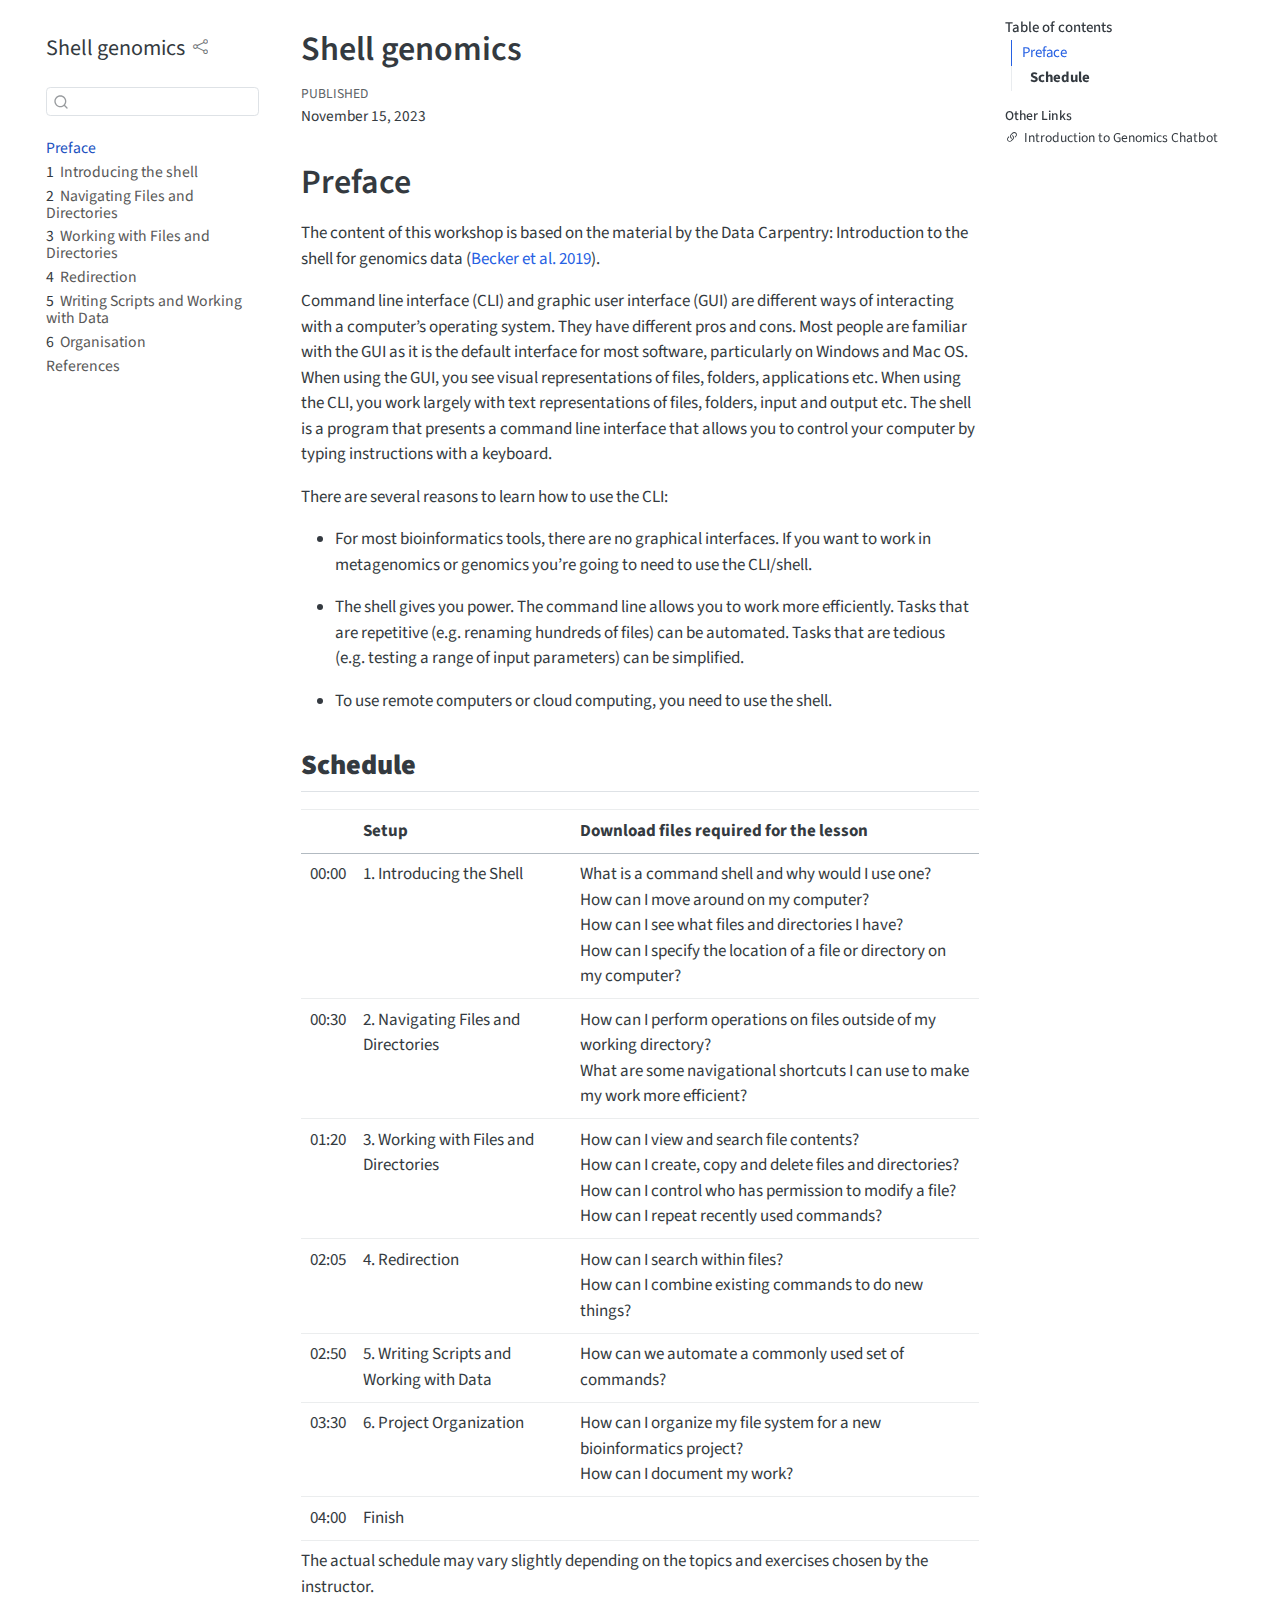
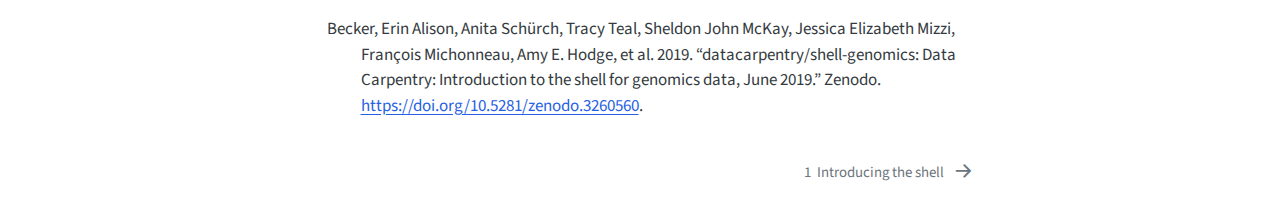
<file: docs/index.html>
<!DOCTYPE html>
<html xmlns="http://www.w3.org/1999/xhtml" lang="en" xml:lang="en"><head>

<meta charset="utf-8">
<meta name="generator" content="quarto-1.6.32">

<meta name="viewport" content="width=device-width, initial-scale=1.0, user-scalable=yes">

<meta name="dcterms.date" content="2023-11-15">

<title>Shell genomics</title>
<style>
code{white-space: pre-wrap;}
span.smallcaps{font-variant: small-caps;}
div.columns{display: flex; gap: min(4vw, 1.5em);}
div.column{flex: auto; overflow-x: auto;}
div.hanging-indent{margin-left: 1.5em; text-indent: -1.5em;}
ul.task-list{list-style: none;}
ul.task-list li input[type="checkbox"] {
  width: 0.8em;
  margin: 0 0.8em 0.2em -1em; /* quarto-specific, see https://github.com/quarto-dev/quarto-cli/issues/4556 */ 
  vertical-align: middle;
}
/* CSS for citations */
div.csl-bib-body { }
div.csl-entry {
  clear: both;
  margin-bottom: 0em;
}
.hanging-indent div.csl-entry {
  margin-left:2em;
  text-indent:-2em;
}
div.csl-left-margin {
  min-width:2em;
  float:left;
}
div.csl-right-inline {
  margin-left:2em;
  padding-left:1em;
}
div.csl-indent {
  margin-left: 2em;
}</style>


<script src="site_libs/quarto-nav/quarto-nav.js"></script>
<script src="site_libs/quarto-nav/headroom.min.js"></script>
<script src="site_libs/clipboard/clipboard.min.js"></script>
<script src="site_libs/quarto-search/autocomplete.umd.js"></script>
<script src="site_libs/quarto-search/fuse.min.js"></script>
<script src="site_libs/quarto-search/quarto-search.js"></script>
<meta name="quarto:offset" content="./">
<link href="./intro.html" rel="next">
<script src="site_libs/quarto-html/quarto.js"></script>
<script src="site_libs/quarto-html/popper.min.js"></script>
<script src="site_libs/quarto-html/tippy.umd.min.js"></script>
<script src="site_libs/quarto-html/anchor.min.js"></script>
<link href="site_libs/quarto-html/tippy.css" rel="stylesheet">
<link href="site_libs/quarto-html/quarto-syntax-highlighting-2486e1f0a3ee9ee1fc393803a1361cdb.css" rel="stylesheet" id="quarto-text-highlighting-styles">
<script src="site_libs/bootstrap/bootstrap.min.js"></script>
<link href="site_libs/bootstrap/bootstrap-icons.css" rel="stylesheet">
<link href="site_libs/bootstrap/bootstrap-8e8f0625c176dcbcc6033fd5d21bc89b.min.css" rel="stylesheet" append-hash="true" id="quarto-bootstrap" data-mode="light">
<script id="quarto-search-options" type="application/json">{
  "location": "sidebar",
  "copy-button": false,
  "collapse-after": 3,
  "panel-placement": "start",
  "type": "textbox",
  "limit": 50,
  "keyboard-shortcut": [
    "f",
    "/",
    "s"
  ],
  "show-item-context": false,
  "language": {
    "search-no-results-text": "No results",
    "search-matching-documents-text": "matching documents",
    "search-copy-link-title": "Copy link to search",
    "search-hide-matches-text": "Hide additional matches",
    "search-more-match-text": "more match in this document",
    "search-more-matches-text": "more matches in this document",
    "search-clear-button-title": "Clear",
    "search-text-placeholder": "",
    "search-detached-cancel-button-title": "Cancel",
    "search-submit-button-title": "Submit",
    "search-label": "Search"
  }
}</script>
<script async="" src="https://hypothes.is/embed.js"></script>
<script>
  window.document.addEventListener("DOMContentLoaded", function (_event) {
    document.body.classList.add('hypothesis-enabled');
  });
</script>


</head>

<body class="nav-sidebar floating">

<div id="quarto-search-results"></div>
  <header id="quarto-header" class="headroom fixed-top">
  <nav class="quarto-secondary-nav">
    <div class="container-fluid d-flex">
      <button type="button" class="quarto-btn-toggle btn" data-bs-toggle="collapse" role="button" data-bs-target=".quarto-sidebar-collapse-item" aria-controls="quarto-sidebar" aria-expanded="false" aria-label="Toggle sidebar navigation" onclick="if (window.quartoToggleHeadroom) { window.quartoToggleHeadroom(); }">
        <i class="bi bi-layout-text-sidebar-reverse"></i>
      </button>
        <nav class="quarto-page-breadcrumbs" aria-label="breadcrumb"><ol class="breadcrumb"><li class="breadcrumb-item"><a href="./index.html">Preface</a></li></ol></nav>
        <a class="flex-grow-1" role="navigation" data-bs-toggle="collapse" data-bs-target=".quarto-sidebar-collapse-item" aria-controls="quarto-sidebar" aria-expanded="false" aria-label="Toggle sidebar navigation" onclick="if (window.quartoToggleHeadroom) { window.quartoToggleHeadroom(); }">      
        </a>
      <button type="button" class="btn quarto-search-button" aria-label="Search" onclick="window.quartoOpenSearch();">
        <i class="bi bi-search"></i>
      </button>
    </div>
  </nav>
</header>
<!-- content -->
<div id="quarto-content" class="quarto-container page-columns page-rows-contents page-layout-article">
<!-- sidebar -->
  <nav id="quarto-sidebar" class="sidebar collapse collapse-horizontal quarto-sidebar-collapse-item sidebar-navigation floating overflow-auto">
    <div class="pt-lg-2 mt-2 text-left sidebar-header">
    <div class="sidebar-title mb-0 py-0">
      <a href="./">Shell genomics</a> 
        <div class="sidebar-tools-main">
    <div class="dropdown">
      <a href="" title="Share" id="quarto-navigation-tool-dropdown-0" class="quarto-navigation-tool dropdown-toggle px-1" data-bs-toggle="dropdown" aria-expanded="false" role="link" aria-label="Share"><i class="bi bi-share"></i></a>
      <ul class="dropdown-menu" aria-labelledby="quarto-navigation-tool-dropdown-0">
          <li>
            <a class="dropdown-item sidebar-tools-main-item" href="https://twitter.com/intent/tweet?url=|url|">
              <i class="bi bi-twitter pe-1"></i>
            Twitter
            </a>
          </li>
          <li>
            <a class="dropdown-item sidebar-tools-main-item" href="https://www.facebook.com/sharer/sharer.php?u=|url|">
              <i class="bi bi-facebook pe-1"></i>
            Facebook
            </a>
          </li>
      </ul>
    </div>
</div>
    </div>
      </div>
        <div class="mt-2 flex-shrink-0 align-items-center">
        <div class="sidebar-search">
        <div id="quarto-search" class="" title="Search"></div>
        </div>
        </div>
    <div class="sidebar-menu-container"> 
    <ul class="list-unstyled mt-1">
        <li class="sidebar-item">
  <div class="sidebar-item-container"> 
  <a href="./index.html" class="sidebar-item-text sidebar-link active">
 <span class="menu-text">Preface</span></a>
  </div>
</li>
        <li class="sidebar-item">
  <div class="sidebar-item-container"> 
  <a href="./intro.html" class="sidebar-item-text sidebar-link">
 <span class="menu-text"><span class="chapter-number">1</span>&nbsp; <span class="chapter-title">Introducing the shell</span></span></a>
  </div>
</li>
        <li class="sidebar-item">
  <div class="sidebar-item-container"> 
  <a href="./navigation.html" class="sidebar-item-text sidebar-link">
 <span class="menu-text"><span class="chapter-number">2</span>&nbsp; <span class="chapter-title">Navigating Files and Directories</span></span></a>
  </div>
</li>
        <li class="sidebar-item">
  <div class="sidebar-item-container"> 
  <a href="./work-with-files-and-dir.html" class="sidebar-item-text sidebar-link">
 <span class="menu-text"><span class="chapter-number">3</span>&nbsp; <span class="chapter-title">Working with Files and Directories</span></span></a>
  </div>
</li>
        <li class="sidebar-item">
  <div class="sidebar-item-container"> 
  <a href="./redirection.html" class="sidebar-item-text sidebar-link">
 <span class="menu-text"><span class="chapter-number">4</span>&nbsp; <span class="chapter-title">Redirection</span></span></a>
  </div>
</li>
        <li class="sidebar-item">
  <div class="sidebar-item-container"> 
  <a href="./scripting.html" class="sidebar-item-text sidebar-link">
 <span class="menu-text"><span class="chapter-number">5</span>&nbsp; <span class="chapter-title">Writing Scripts and Working with Data</span></span></a>
  </div>
</li>
        <li class="sidebar-item">
  <div class="sidebar-item-container"> 
  <a href="./organisation.html" class="sidebar-item-text sidebar-link">
 <span class="menu-text"><span class="chapter-number">6</span>&nbsp; <span class="chapter-title">Organisation</span></span></a>
  </div>
</li>
        <li class="sidebar-item">
  <div class="sidebar-item-container"> 
  <a href="./references.html" class="sidebar-item-text sidebar-link">
 <span class="menu-text">References</span></a>
  </div>
</li>
    </ul>
    </div>
</nav>
<div id="quarto-sidebar-glass" class="quarto-sidebar-collapse-item" data-bs-toggle="collapse" data-bs-target=".quarto-sidebar-collapse-item"></div>
<!-- margin-sidebar -->
    <div id="quarto-margin-sidebar" class="sidebar margin-sidebar">
        <nav id="TOC" role="doc-toc" class="toc-active">
    <h2 id="toc-title">Table of contents</h2>
   
  <ul>
  <li><a href="#preface" id="toc-preface" class="nav-link active" data-scroll-target="#preface">Preface</a>
  <ul class="collapse">
  <li><a href="#schedule" id="toc-schedule" class="nav-link" data-scroll-target="#schedule"><strong>Schedule</strong></a></li>
  </ul></li>
  </ul>
<div class="quarto-other-links"><h2>Other Links</h2><ul><li><a href="https://tsl-bioinformatics.shinyapps.io/genomics_chatbot/" target="_blank"><i class="bi bi-link-45deg"></i>Introduction to Genomics Chatbot</a></li></ul></div></nav>
    </div>
<!-- main -->
<main class="content" id="quarto-document-content">

<header id="title-block-header" class="quarto-title-block default">
<div class="quarto-title">
<h1 class="title">Shell genomics</h1>
</div>



<div class="quarto-title-meta">

    
    <div>
    <div class="quarto-title-meta-heading">Published</div>
    <div class="quarto-title-meta-contents">
      <p class="date">November 15, 2023</p>
    </div>
  </div>
  
    
  </div>
  


</header>


<section id="preface" class="level1 unnumbered">
<h1 class="unnumbered">Preface</h1>
<p>The content of this workshop is based on the material by the Data Carpentry: Introduction to the shell for genomics data <span class="citation" data-cites="becker2019genomics">(<a href="#ref-becker2019genomics" role="doc-biblioref">Becker et al. 2019</a>)</span>.</p>
<p>Command line interface (CLI) and graphic user interface (GUI) are different ways of interacting with a computer’s operating system. They have different pros and cons. Most people are familiar with the GUI as it is the default interface for most software, particularly on Windows and Mac OS. When using the GUI, you see visual representations of files, folders, applications etc. When using the CLI, you work largely with text representations of files, folders, input and output etc. The shell is a program that presents a command line interface that allows you to control your computer by typing instructions with a keyboard.</p>
<p>There are several reasons to learn how to use the CLI:</p>
<ul>
<li><p>For most bioinformatics tools, there are no graphical interfaces. If you want to work in metagenomics or genomics you’re going to need to use the CLI/shell.</p></li>
<li><p>The shell gives you power. The command line allows you to work more efficiently. Tasks that are repetitive (e.g.&nbsp;renaming hundreds of files) can be automated. Tasks that are tedious (e.g.&nbsp;testing a range of input parameters) can be simplified.</p></li>
<li><p>To use remote computers or cloud computing, you need to use the shell.</p></li>
</ul>
<section id="schedule" class="level2">
<h2 class="anchored" data-anchor-id="schedule"><strong>Schedule</strong></h2>
<table class="caption-top table">
<colgroup>
<col style="width: 5%">
<col style="width: 32%">
<col style="width: 60%">
</colgroup>
<thead>
<tr class="header">
<th></th>
<th>Setup</th>
<th>Download files required for the lesson</th>
</tr>
</thead>
<tbody>
<tr class="odd">
<td>00:00</td>
<td>1. Introducing the Shell</td>
<td>What is a command shell and why would I use one?<br>
How can I move around on my computer?<br>
How can I see what files and directories I have?<br>
How can I specify the location of a file or directory on my computer?</td>
</tr>
<tr class="even">
<td>00:30</td>
<td>2. Navigating Files and Directories</td>
<td>How can I perform operations on files outside of my working directory?<br>
What are some navigational shortcuts I can use to make my work more efficient?</td>
</tr>
<tr class="odd">
<td>01:20</td>
<td>3. Working with Files and Directories</td>
<td>How can I view and search file contents?<br>
How can I create, copy and delete files and directories?<br>
How can I control who has permission to modify a file?<br>
How can I repeat recently used commands?</td>
</tr>
<tr class="even">
<td>02:05</td>
<td>4. Redirection</td>
<td>How can I search within files?<br>
How can I combine existing commands to do new things?</td>
</tr>
<tr class="odd">
<td>02:50</td>
<td>5. Writing Scripts and Working with Data</td>
<td>How can we automate a commonly used set of commands?</td>
</tr>
<tr class="even">
<td>03:30</td>
<td>6. Project Organization</td>
<td>How can I organize my file system for a new bioinformatics project?<br>
How can I document my work?</td>
</tr>
<tr class="odd">
<td>04:00</td>
<td>Finish</td>
<td></td>
</tr>
</tbody>
</table>
<p>The actual schedule may vary slightly depending on the topics and exercises chosen by the instructor.</p>


<div id="refs" class="references csl-bib-body hanging-indent" data-entry-spacing="0" role="list">
<div id="ref-becker2019genomics" class="csl-entry" role="listitem">
Becker, Erin Alison, Anita Schürch, Tracy Teal, Sheldon John McKay, Jessica Elizabeth Mizzi, François Michonneau, Amy E. Hodge, et al. 2019. <span>“<span class="nocase">datacarpentry/shell-genomics: Data Carpentry: Introduction to the shell for genomics data, June 2019</span>.”</span> Zenodo. <a href="https://doi.org/10.5281/zenodo.3260560">https://doi.org/10.5281/zenodo.3260560</a>.
</div>
</div>
</section>
</section>

</main> <!-- /main -->
<script id="quarto-html-after-body" type="application/javascript">
window.document.addEventListener("DOMContentLoaded", function (event) {
  const toggleBodyColorMode = (bsSheetEl) => {
    const mode = bsSheetEl.getAttribute("data-mode");
    const bodyEl = window.document.querySelector("body");
    if (mode === "dark") {
      bodyEl.classList.add("quarto-dark");
      bodyEl.classList.remove("quarto-light");
    } else {
      bodyEl.classList.add("quarto-light");
      bodyEl.classList.remove("quarto-dark");
    }
  }
  const toggleBodyColorPrimary = () => {
    const bsSheetEl = window.document.querySelector("link#quarto-bootstrap");
    if (bsSheetEl) {
      toggleBodyColorMode(bsSheetEl);
    }
  }
  toggleBodyColorPrimary();  
  const icon = "";
  const anchorJS = new window.AnchorJS();
  anchorJS.options = {
    placement: 'right',
    icon: icon
  };
  anchorJS.add('.anchored');
    var localhostRegex = new RegExp(/^(?:http|https):\/\/localhost\:?[0-9]*\//);
    var mailtoRegex = new RegExp(/^mailto:/);
      var filterRegex = new RegExp('/' + window.location.host + '/');
    var isInternal = (href) => {
        return filterRegex.test(href) || localhostRegex.test(href) || mailtoRegex.test(href);
    }
    // Inspect non-navigation links and adorn them if external
 	var links = window.document.querySelectorAll('a[href]:not(.nav-link):not(.navbar-brand):not(.toc-action):not(.sidebar-link):not(.sidebar-item-toggle):not(.pagination-link):not(.no-external):not([aria-hidden]):not(.dropdown-item):not(.quarto-navigation-tool):not(.about-link)');
    for (var i=0; i<links.length; i++) {
      const link = links[i];
      if (!isInternal(link.href)) {
        // undo the damage that might have been done by quarto-nav.js in the case of
        // links that we want to consider external
        if (link.dataset.originalHref !== undefined) {
          link.href = link.dataset.originalHref;
        }
      }
    }
  function tippyHover(el, contentFn, onTriggerFn, onUntriggerFn) {
    const config = {
      allowHTML: true,
      maxWidth: 500,
      delay: 100,
      arrow: false,
      appendTo: function(el) {
          return el.parentElement;
      },
      interactive: true,
      interactiveBorder: 10,
      theme: 'quarto',
      placement: 'bottom-start',
    };
    if (contentFn) {
      config.content = contentFn;
    }
    if (onTriggerFn) {
      config.onTrigger = onTriggerFn;
    }
    if (onUntriggerFn) {
      config.onUntrigger = onUntriggerFn;
    }
    window.tippy(el, config); 
  }
  const noterefs = window.document.querySelectorAll('a[role="doc-noteref"]');
  for (var i=0; i<noterefs.length; i++) {
    const ref = noterefs[i];
    tippyHover(ref, function() {
      // use id or data attribute instead here
      let href = ref.getAttribute('data-footnote-href') || ref.getAttribute('href');
      try { href = new URL(href).hash; } catch {}
      const id = href.replace(/^#\/?/, "");
      const note = window.document.getElementById(id);
      if (note) {
        return note.innerHTML;
      } else {
        return "";
      }
    });
  }
  const xrefs = window.document.querySelectorAll('a.quarto-xref');
  const processXRef = (id, note) => {
    // Strip column container classes
    const stripColumnClz = (el) => {
      el.classList.remove("page-full", "page-columns");
      if (el.children) {
        for (const child of el.children) {
          stripColumnClz(child);
        }
      }
    }
    stripColumnClz(note)
    if (id === null || id.startsWith('sec-')) {
      // Special case sections, only their first couple elements
      const container = document.createElement("div");
      if (note.children && note.children.length > 2) {
        container.appendChild(note.children[0].cloneNode(true));
        for (let i = 1; i < note.children.length; i++) {
          const child = note.children[i];
          if (child.tagName === "P" && child.innerText === "") {
            continue;
          } else {
            container.appendChild(child.cloneNode(true));
            break;
          }
        }
        if (window.Quarto?.typesetMath) {
          window.Quarto.typesetMath(container);
        }
        return container.innerHTML
      } else {
        if (window.Quarto?.typesetMath) {
          window.Quarto.typesetMath(note);
        }
        return note.innerHTML;
      }
    } else {
      // Remove any anchor links if they are present
      const anchorLink = note.querySelector('a.anchorjs-link');
      if (anchorLink) {
        anchorLink.remove();
      }
      if (window.Quarto?.typesetMath) {
        window.Quarto.typesetMath(note);
      }
      // TODO in 1.5, we should make sure this works without a callout special case
      if (note.classList.contains("callout")) {
        return note.outerHTML;
      } else {
        return note.innerHTML;
      }
    }
  }
  for (var i=0; i<xrefs.length; i++) {
    const xref = xrefs[i];
    tippyHover(xref, undefined, function(instance) {
      instance.disable();
      let url = xref.getAttribute('href');
      let hash = undefined; 
      if (url.startsWith('#')) {
        hash = url;
      } else {
        try { hash = new URL(url).hash; } catch {}
      }
      if (hash) {
        const id = hash.replace(/^#\/?/, "");
        const note = window.document.getElementById(id);
        if (note !== null) {
          try {
            const html = processXRef(id, note.cloneNode(true));
            instance.setContent(html);
          } finally {
            instance.enable();
            instance.show();
          }
        } else {
          // See if we can fetch this
          fetch(url.split('#')[0])
          .then(res => res.text())
          .then(html => {
            const parser = new DOMParser();
            const htmlDoc = parser.parseFromString(html, "text/html");
            const note = htmlDoc.getElementById(id);
            if (note !== null) {
              const html = processXRef(id, note);
              instance.setContent(html);
            } 
          }).finally(() => {
            instance.enable();
            instance.show();
          });
        }
      } else {
        // See if we can fetch a full url (with no hash to target)
        // This is a special case and we should probably do some content thinning / targeting
        fetch(url)
        .then(res => res.text())
        .then(html => {
          const parser = new DOMParser();
          const htmlDoc = parser.parseFromString(html, "text/html");
          const note = htmlDoc.querySelector('main.content');
          if (note !== null) {
            // This should only happen for chapter cross references
            // (since there is no id in the URL)
            // remove the first header
            if (note.children.length > 0 && note.children[0].tagName === "HEADER") {
              note.children[0].remove();
            }
            const html = processXRef(null, note);
            instance.setContent(html);
          } 
        }).finally(() => {
          instance.enable();
          instance.show();
        });
      }
    }, function(instance) {
    });
  }
      let selectedAnnoteEl;
      const selectorForAnnotation = ( cell, annotation) => {
        let cellAttr = 'data-code-cell="' + cell + '"';
        let lineAttr = 'data-code-annotation="' +  annotation + '"';
        const selector = 'span[' + cellAttr + '][' + lineAttr + ']';
        return selector;
      }
      const selectCodeLines = (annoteEl) => {
        const doc = window.document;
        const targetCell = annoteEl.getAttribute("data-target-cell");
        const targetAnnotation = annoteEl.getAttribute("data-target-annotation");
        const annoteSpan = window.document.querySelector(selectorForAnnotation(targetCell, targetAnnotation));
        const lines = annoteSpan.getAttribute("data-code-lines").split(",");
        const lineIds = lines.map((line) => {
          return targetCell + "-" + line;
        })
        let top = null;
        let height = null;
        let parent = null;
        if (lineIds.length > 0) {
            //compute the position of the single el (top and bottom and make a div)
            const el = window.document.getElementById(lineIds[0]);
            top = el.offsetTop;
            height = el.offsetHeight;
            parent = el.parentElement.parentElement;
          if (lineIds.length > 1) {
            const lastEl = window.document.getElementById(lineIds[lineIds.length - 1]);
            const bottom = lastEl.offsetTop + lastEl.offsetHeight;
            height = bottom - top;
          }
          if (top !== null && height !== null && parent !== null) {
            // cook up a div (if necessary) and position it 
            let div = window.document.getElementById("code-annotation-line-highlight");
            if (div === null) {
              div = window.document.createElement("div");
              div.setAttribute("id", "code-annotation-line-highlight");
              div.style.position = 'absolute';
              parent.appendChild(div);
            }
            div.style.top = top - 2 + "px";
            div.style.height = height + 4 + "px";
            div.style.left = 0;
            let gutterDiv = window.document.getElementById("code-annotation-line-highlight-gutter");
            if (gutterDiv === null) {
              gutterDiv = window.document.createElement("div");
              gutterDiv.setAttribute("id", "code-annotation-line-highlight-gutter");
              gutterDiv.style.position = 'absolute';
              const codeCell = window.document.getElementById(targetCell);
              const gutter = codeCell.querySelector('.code-annotation-gutter');
              gutter.appendChild(gutterDiv);
            }
            gutterDiv.style.top = top - 2 + "px";
            gutterDiv.style.height = height + 4 + "px";
          }
          selectedAnnoteEl = annoteEl;
        }
      };
      const unselectCodeLines = () => {
        const elementsIds = ["code-annotation-line-highlight", "code-annotation-line-highlight-gutter"];
        elementsIds.forEach((elId) => {
          const div = window.document.getElementById(elId);
          if (div) {
            div.remove();
          }
        });
        selectedAnnoteEl = undefined;
      };
        // Handle positioning of the toggle
    window.addEventListener(
      "resize",
      throttle(() => {
        elRect = undefined;
        if (selectedAnnoteEl) {
          selectCodeLines(selectedAnnoteEl);
        }
      }, 10)
    );
    function throttle(fn, ms) {
    let throttle = false;
    let timer;
      return (...args) => {
        if(!throttle) { // first call gets through
            fn.apply(this, args);
            throttle = true;
        } else { // all the others get throttled
            if(timer) clearTimeout(timer); // cancel #2
            timer = setTimeout(() => {
              fn.apply(this, args);
              timer = throttle = false;
            }, ms);
        }
      };
    }
      // Attach click handler to the DT
      const annoteDls = window.document.querySelectorAll('dt[data-target-cell]');
      for (const annoteDlNode of annoteDls) {
        annoteDlNode.addEventListener('click', (event) => {
          const clickedEl = event.target;
          if (clickedEl !== selectedAnnoteEl) {
            unselectCodeLines();
            const activeEl = window.document.querySelector('dt[data-target-cell].code-annotation-active');
            if (activeEl) {
              activeEl.classList.remove('code-annotation-active');
            }
            selectCodeLines(clickedEl);
            clickedEl.classList.add('code-annotation-active');
          } else {
            // Unselect the line
            unselectCodeLines();
            clickedEl.classList.remove('code-annotation-active');
          }
        });
      }
  const findCites = (el) => {
    const parentEl = el.parentElement;
    if (parentEl) {
      const cites = parentEl.dataset.cites;
      if (cites) {
        return {
          el,
          cites: cites.split(' ')
        };
      } else {
        return findCites(el.parentElement)
      }
    } else {
      return undefined;
    }
  };
  var bibliorefs = window.document.querySelectorAll('a[role="doc-biblioref"]');
  for (var i=0; i<bibliorefs.length; i++) {
    const ref = bibliorefs[i];
    const citeInfo = findCites(ref);
    if (citeInfo) {
      tippyHover(citeInfo.el, function() {
        var popup = window.document.createElement('div');
        citeInfo.cites.forEach(function(cite) {
          var citeDiv = window.document.createElement('div');
          citeDiv.classList.add('hanging-indent');
          citeDiv.classList.add('csl-entry');
          var biblioDiv = window.document.getElementById('ref-' + cite);
          if (biblioDiv) {
            citeDiv.innerHTML = biblioDiv.innerHTML;
          }
          popup.appendChild(citeDiv);
        });
        return popup.innerHTML;
      });
    }
  }
});
</script>
<nav class="page-navigation">
  <div class="nav-page nav-page-previous">
  </div>
  <div class="nav-page nav-page-next">
      <a href="./intro.html" class="pagination-link" aria-label="Introducing the shell">
        <span class="nav-page-text"><span class="chapter-number">1</span>&nbsp; <span class="chapter-title">Introducing the shell</span></span> <i class="bi bi-arrow-right-short"></i>
      </a>
  </div>
</nav>
</div> <!-- /content -->




</body></html>
</file>
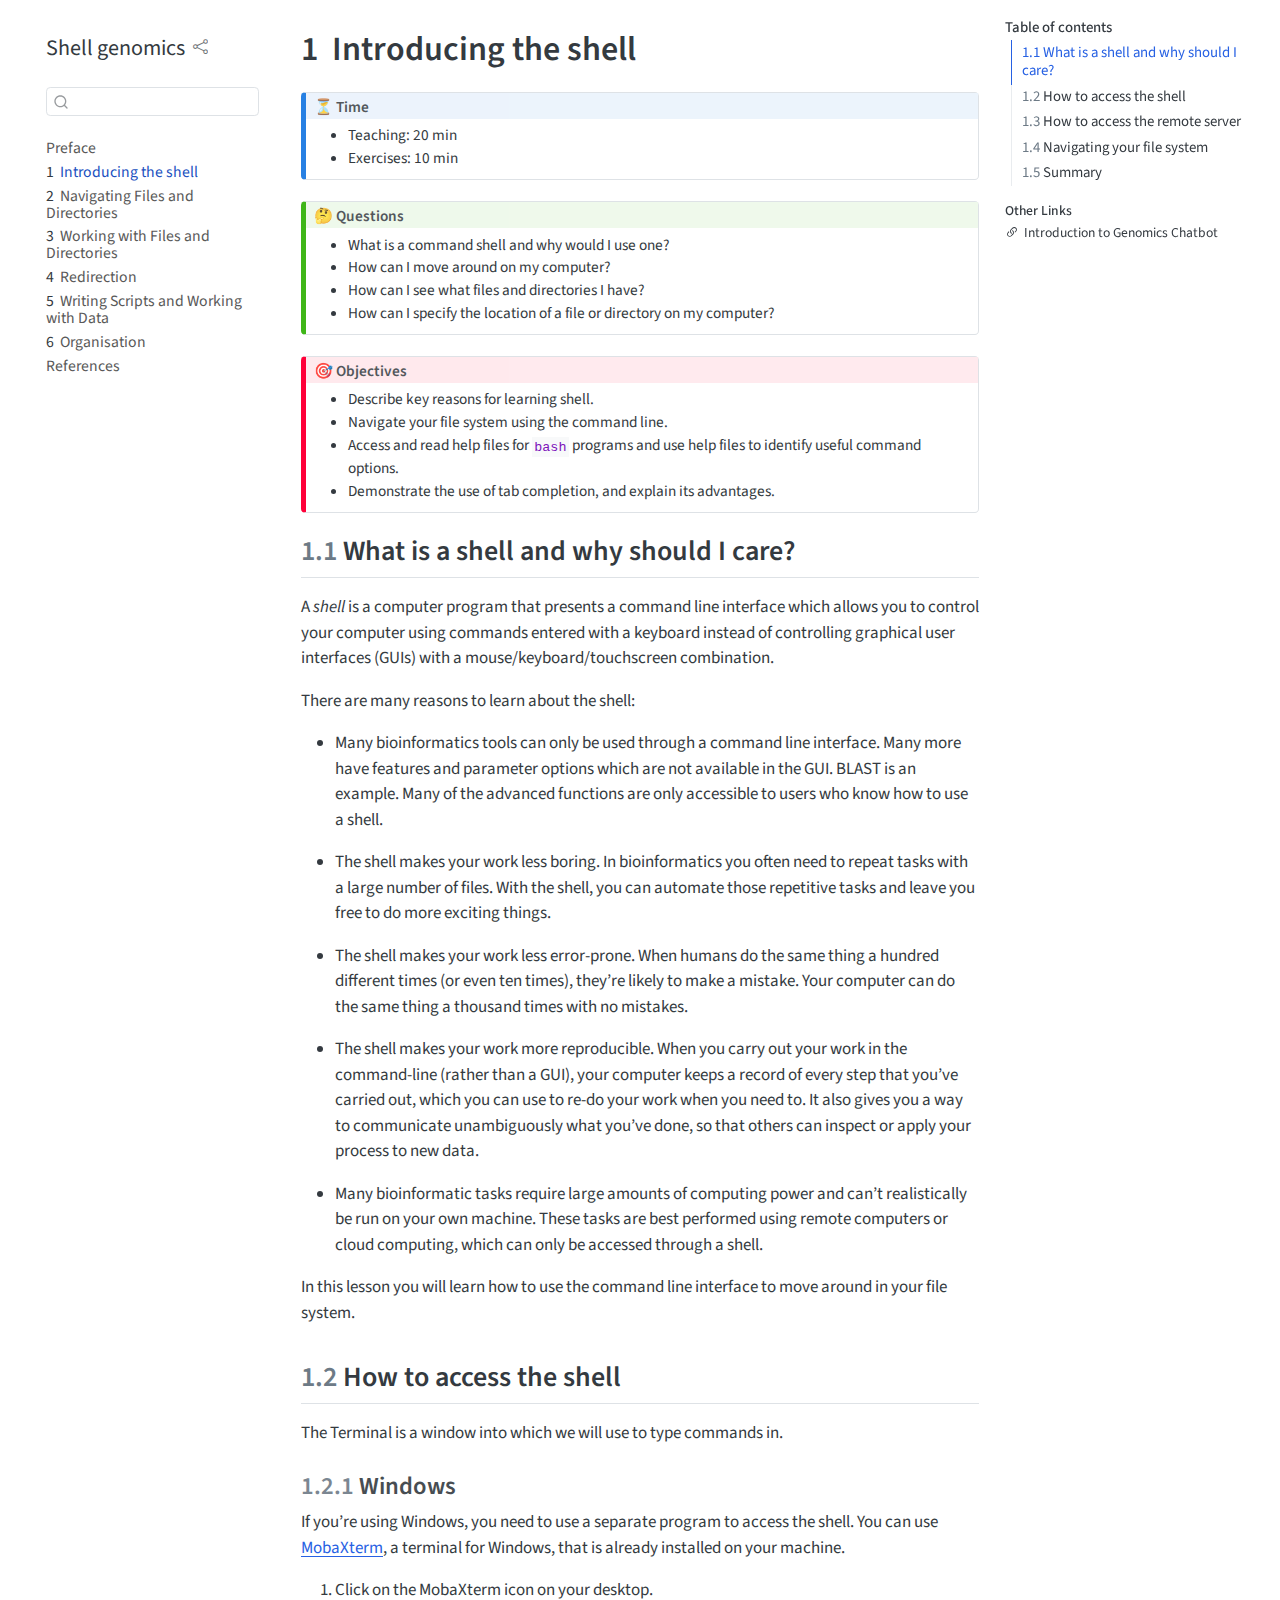
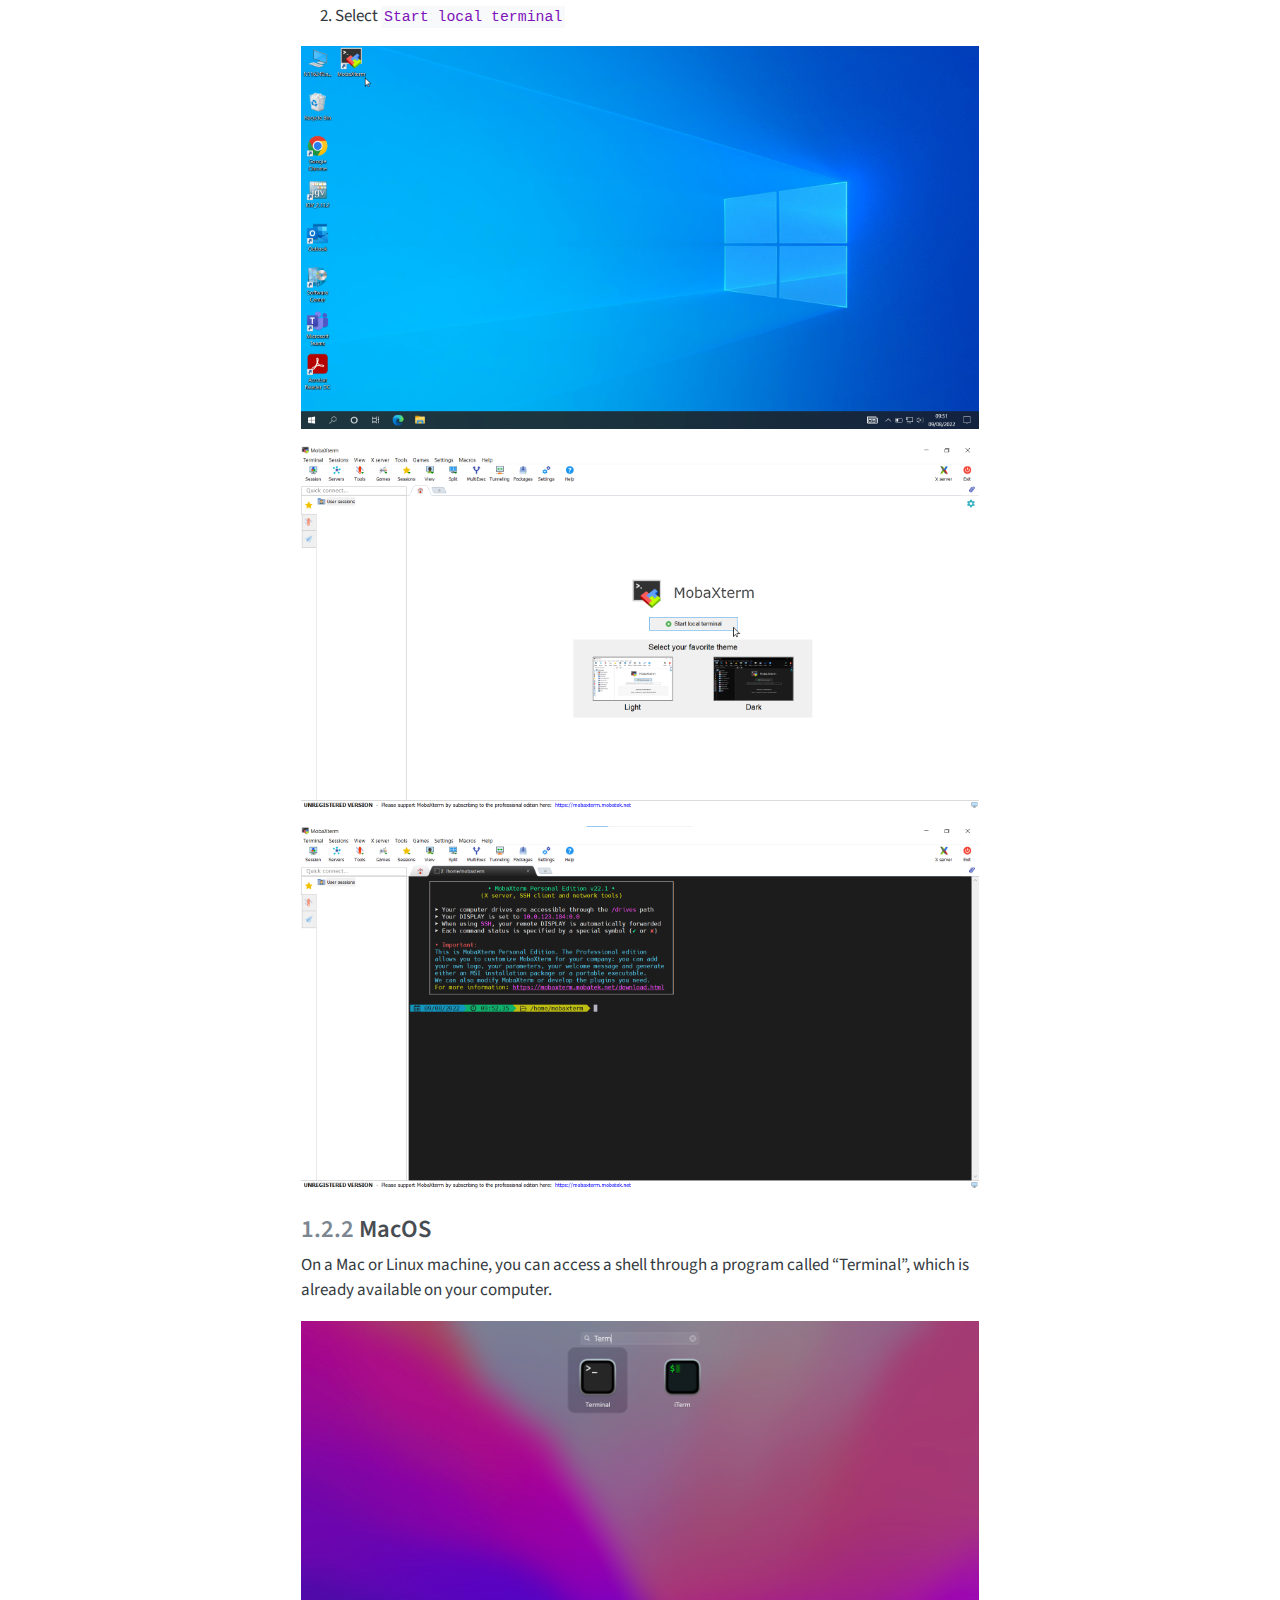
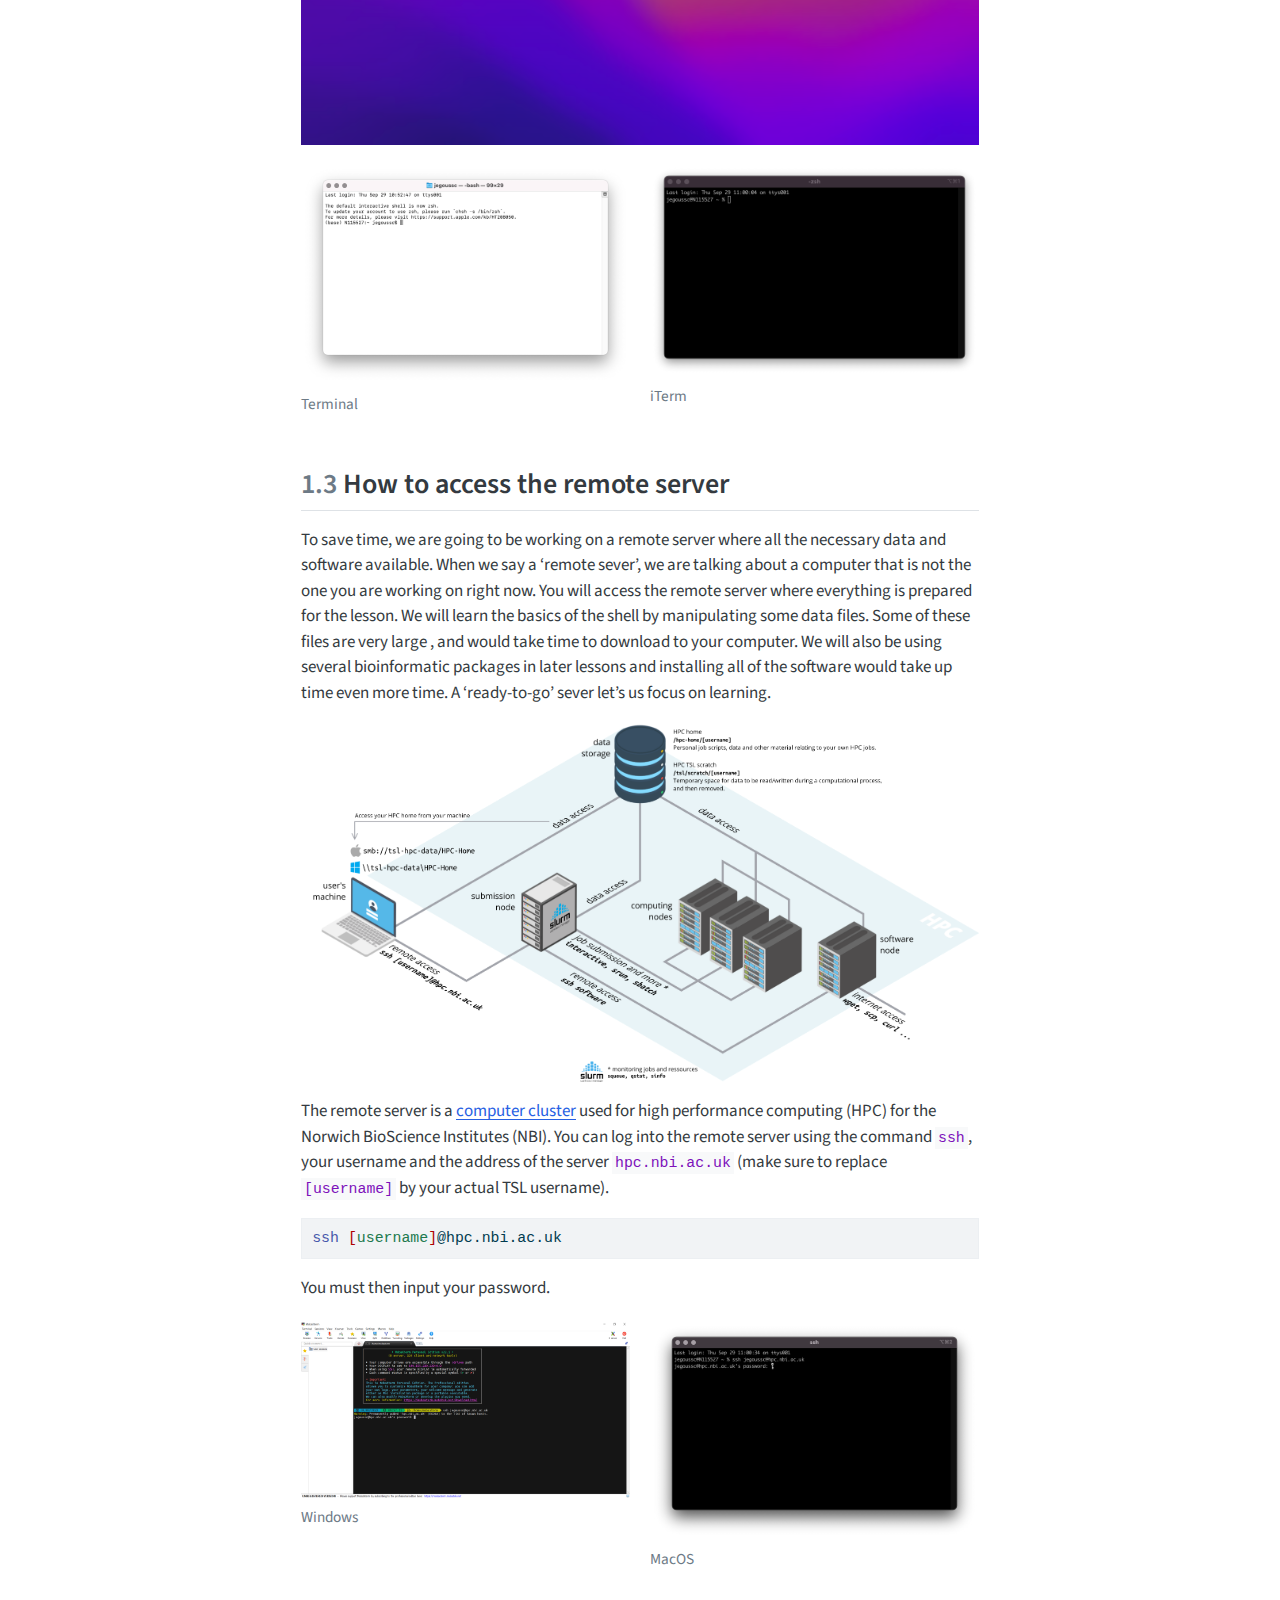
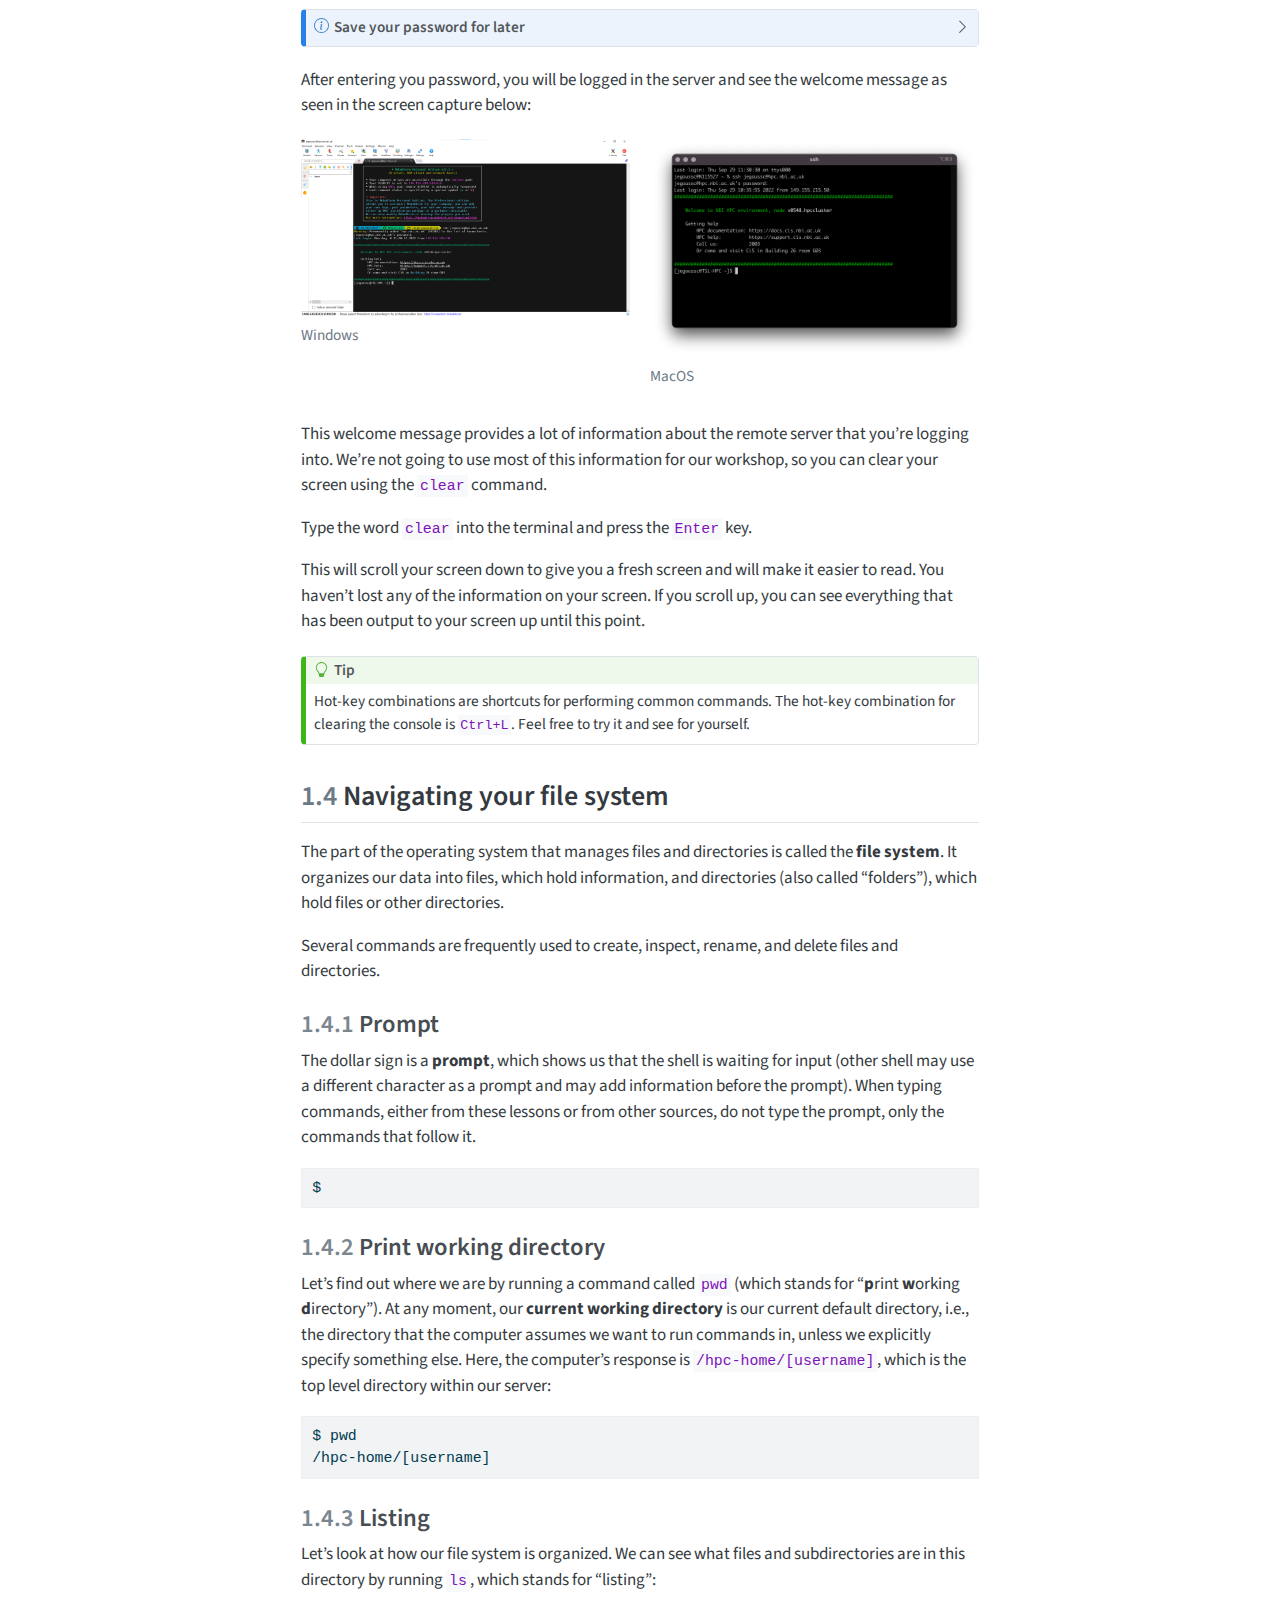
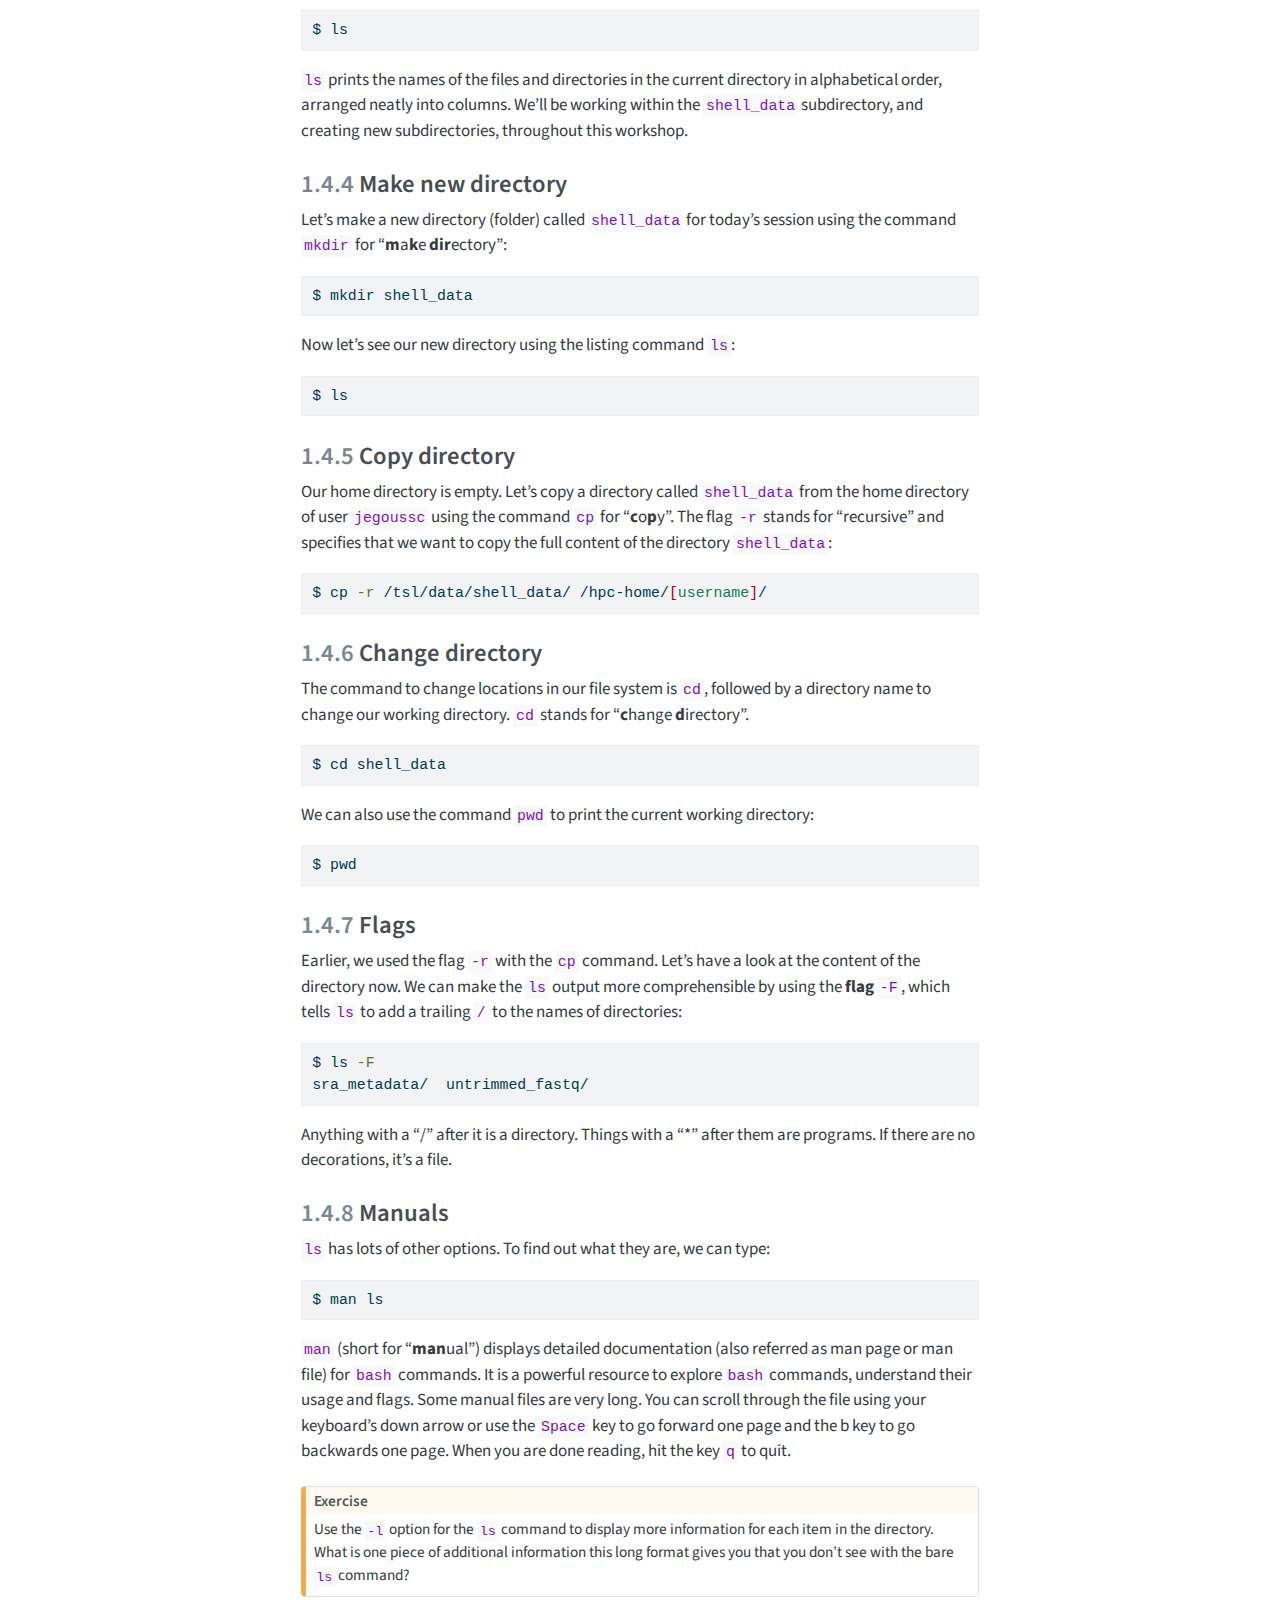
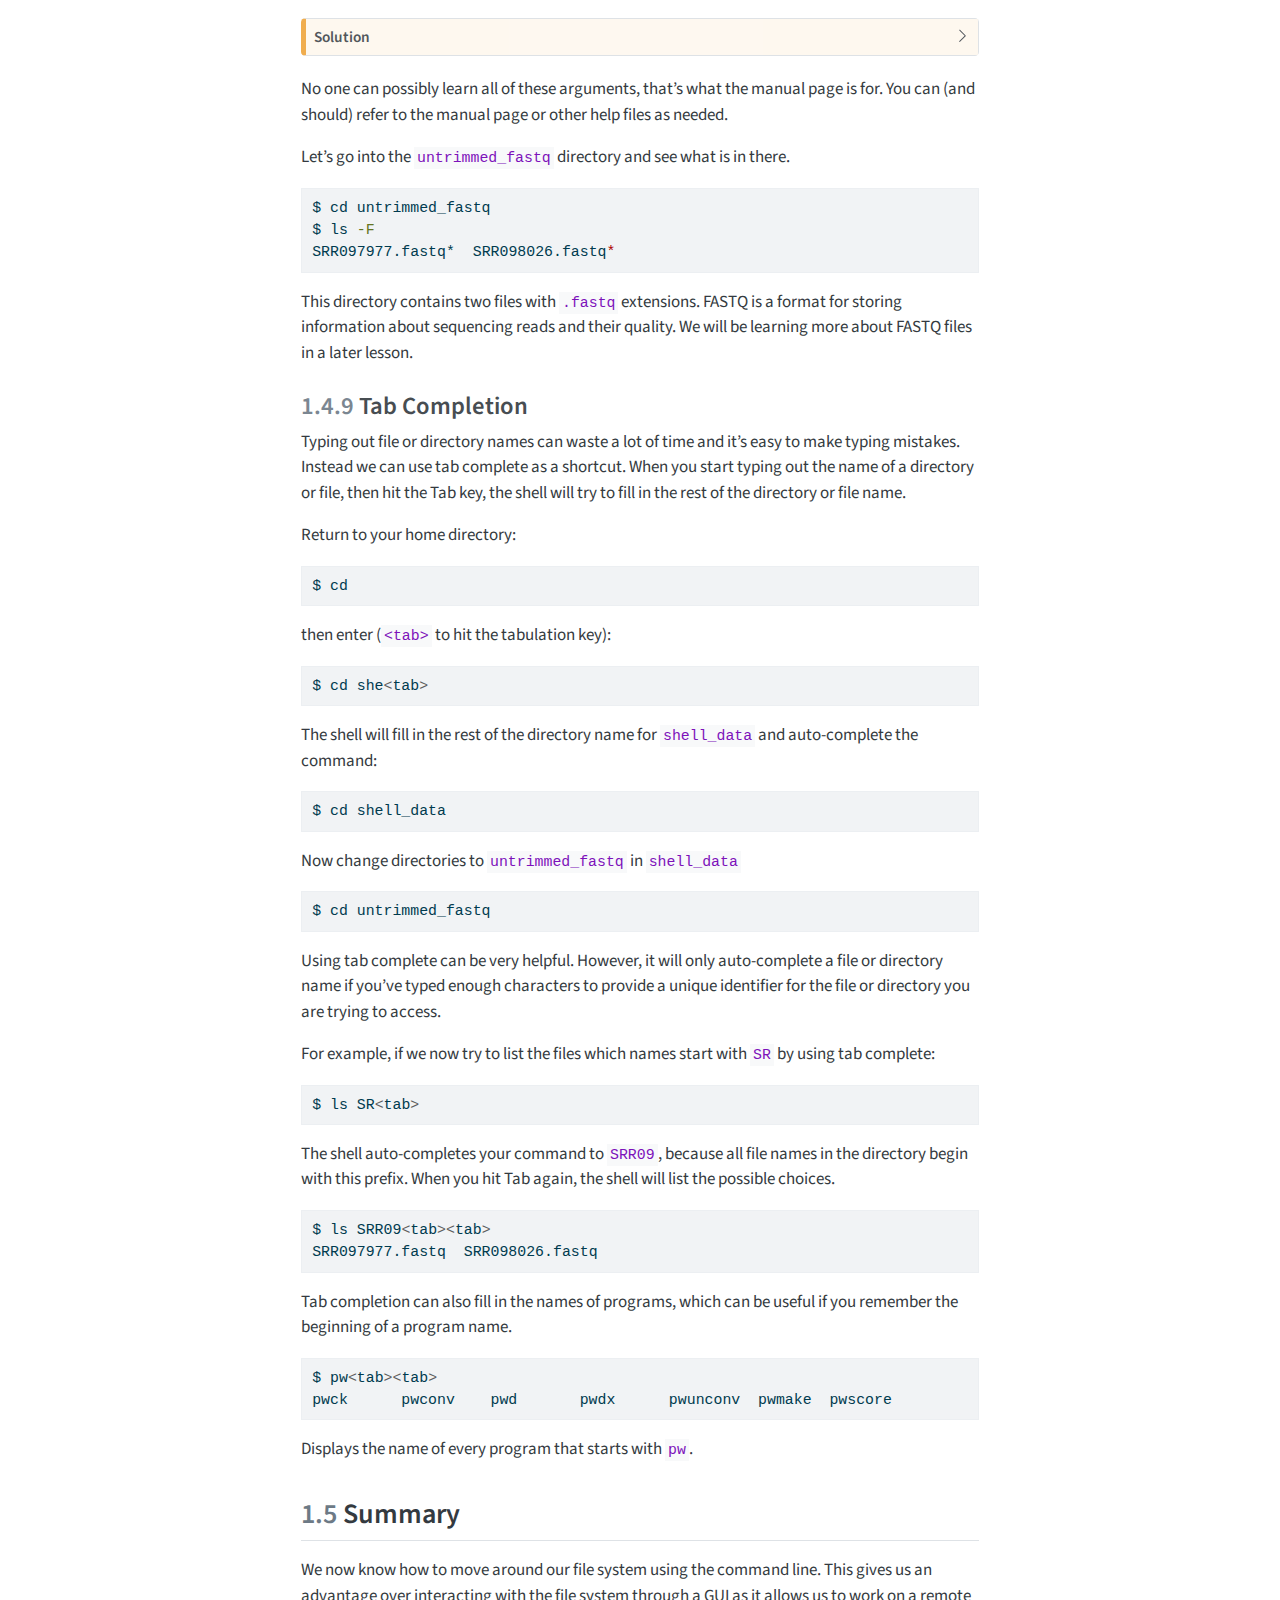
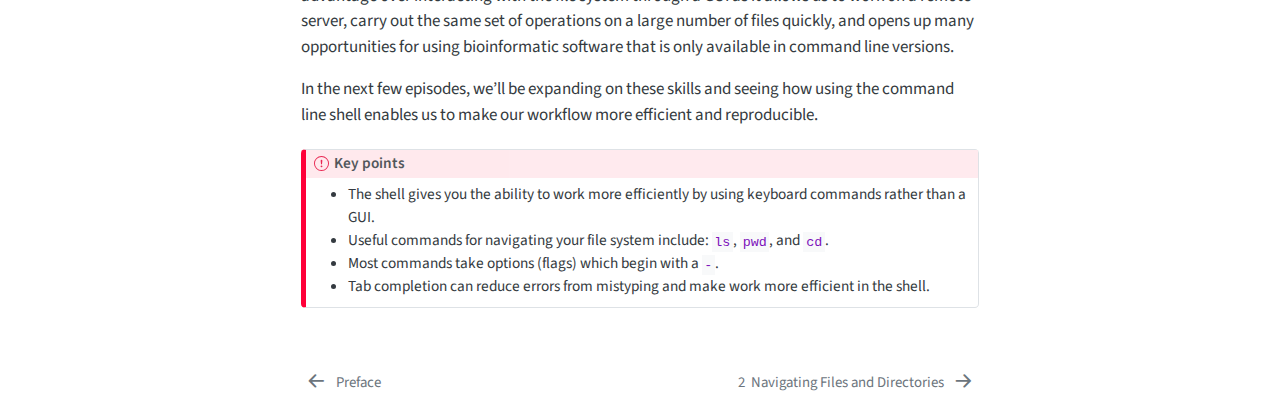
<file: docs/intro.html>
<!DOCTYPE html>
<html xmlns="http://www.w3.org/1999/xhtml" lang="en" xml:lang="en"><head>

<meta charset="utf-8">
<meta name="generator" content="quarto-1.6.32">

<meta name="viewport" content="width=device-width, initial-scale=1.0, user-scalable=yes">


<title>1&nbsp; Introducing the shell – Shell genomics</title>
<style>
code{white-space: pre-wrap;}
span.smallcaps{font-variant: small-caps;}
div.columns{display: flex; gap: min(4vw, 1.5em);}
div.column{flex: auto; overflow-x: auto;}
div.hanging-indent{margin-left: 1.5em; text-indent: -1.5em;}
ul.task-list{list-style: none;}
ul.task-list li input[type="checkbox"] {
  width: 0.8em;
  margin: 0 0.8em 0.2em -1em; /* quarto-specific, see https://github.com/quarto-dev/quarto-cli/issues/4556 */ 
  vertical-align: middle;
}
/* CSS for syntax highlighting */
pre > code.sourceCode { white-space: pre; position: relative; }
pre > code.sourceCode > span { line-height: 1.25; }
pre > code.sourceCode > span:empty { height: 1.2em; }
.sourceCode { overflow: visible; }
code.sourceCode > span { color: inherit; text-decoration: inherit; }
div.sourceCode { margin: 1em 0; }
pre.sourceCode { margin: 0; }
@media screen {
div.sourceCode { overflow: auto; }
}
@media print {
pre > code.sourceCode { white-space: pre-wrap; }
pre > code.sourceCode > span { display: inline-block; text-indent: -5em; padding-left: 5em; }
}
pre.numberSource code
  { counter-reset: source-line 0; }
pre.numberSource code > span
  { position: relative; left: -4em; counter-increment: source-line; }
pre.numberSource code > span > a:first-child::before
  { content: counter(source-line);
    position: relative; left: -1em; text-align: right; vertical-align: baseline;
    border: none; display: inline-block;
    -webkit-touch-callout: none; -webkit-user-select: none;
    -khtml-user-select: none; -moz-user-select: none;
    -ms-user-select: none; user-select: none;
    padding: 0 4px; width: 4em;
  }
pre.numberSource { margin-left: 3em;  padding-left: 4px; }
div.sourceCode
  {   }
@media screen {
pre > code.sourceCode > span > a:first-child::before { text-decoration: underline; }
}
</style>


<script src="site_libs/quarto-nav/quarto-nav.js"></script>
<script src="site_libs/quarto-nav/headroom.min.js"></script>
<script src="site_libs/clipboard/clipboard.min.js"></script>
<script src="site_libs/quarto-search/autocomplete.umd.js"></script>
<script src="site_libs/quarto-search/fuse.min.js"></script>
<script src="site_libs/quarto-search/quarto-search.js"></script>
<meta name="quarto:offset" content="./">
<link href="./navigation.html" rel="next">
<link href="./index.html" rel="prev">
<script src="site_libs/quarto-html/quarto.js"></script>
<script src="site_libs/quarto-html/popper.min.js"></script>
<script src="site_libs/quarto-html/tippy.umd.min.js"></script>
<script src="site_libs/quarto-html/anchor.min.js"></script>
<link href="site_libs/quarto-html/tippy.css" rel="stylesheet">
<link href="site_libs/quarto-html/quarto-syntax-highlighting-2486e1f0a3ee9ee1fc393803a1361cdb.css" rel="stylesheet" id="quarto-text-highlighting-styles">
<script src="site_libs/bootstrap/bootstrap.min.js"></script>
<link href="site_libs/bootstrap/bootstrap-icons.css" rel="stylesheet">
<link href="site_libs/bootstrap/bootstrap-8e8f0625c176dcbcc6033fd5d21bc89b.min.css" rel="stylesheet" append-hash="true" id="quarto-bootstrap" data-mode="light">
<script id="quarto-search-options" type="application/json">{
  "location": "sidebar",
  "copy-button": false,
  "collapse-after": 3,
  "panel-placement": "start",
  "type": "textbox",
  "limit": 50,
  "keyboard-shortcut": [
    "f",
    "/",
    "s"
  ],
  "show-item-context": false,
  "language": {
    "search-no-results-text": "No results",
    "search-matching-documents-text": "matching documents",
    "search-copy-link-title": "Copy link to search",
    "search-hide-matches-text": "Hide additional matches",
    "search-more-match-text": "more match in this document",
    "search-more-matches-text": "more matches in this document",
    "search-clear-button-title": "Clear",
    "search-text-placeholder": "",
    "search-detached-cancel-button-title": "Cancel",
    "search-submit-button-title": "Submit",
    "search-label": "Search"
  }
}</script>
<script async="" src="https://hypothes.is/embed.js"></script>
<script>
  window.document.addEventListener("DOMContentLoaded", function (_event) {
    document.body.classList.add('hypothesis-enabled');
  });
</script>


</head>

<body class="nav-sidebar floating">

<div id="quarto-search-results"></div>
  <header id="quarto-header" class="headroom fixed-top">
  <nav class="quarto-secondary-nav">
    <div class="container-fluid d-flex">
      <button type="button" class="quarto-btn-toggle btn" data-bs-toggle="collapse" role="button" data-bs-target=".quarto-sidebar-collapse-item" aria-controls="quarto-sidebar" aria-expanded="false" aria-label="Toggle sidebar navigation" onclick="if (window.quartoToggleHeadroom) { window.quartoToggleHeadroom(); }">
        <i class="bi bi-layout-text-sidebar-reverse"></i>
      </button>
        <nav class="quarto-page-breadcrumbs" aria-label="breadcrumb"><ol class="breadcrumb"><li class="breadcrumb-item"><a href="./intro.html"><span class="chapter-number">1</span>&nbsp; <span class="chapter-title">Introducing the shell</span></a></li></ol></nav>
        <a class="flex-grow-1" role="navigation" data-bs-toggle="collapse" data-bs-target=".quarto-sidebar-collapse-item" aria-controls="quarto-sidebar" aria-expanded="false" aria-label="Toggle sidebar navigation" onclick="if (window.quartoToggleHeadroom) { window.quartoToggleHeadroom(); }">      
        </a>
      <button type="button" class="btn quarto-search-button" aria-label="Search" onclick="window.quartoOpenSearch();">
        <i class="bi bi-search"></i>
      </button>
    </div>
  </nav>
</header>
<!-- content -->
<div id="quarto-content" class="quarto-container page-columns page-rows-contents page-layout-article">
<!-- sidebar -->
  <nav id="quarto-sidebar" class="sidebar collapse collapse-horizontal quarto-sidebar-collapse-item sidebar-navigation floating overflow-auto">
    <div class="pt-lg-2 mt-2 text-left sidebar-header">
    <div class="sidebar-title mb-0 py-0">
      <a href="./">Shell genomics</a> 
        <div class="sidebar-tools-main">
    <div class="dropdown">
      <a href="" title="Share" id="quarto-navigation-tool-dropdown-0" class="quarto-navigation-tool dropdown-toggle px-1" data-bs-toggle="dropdown" aria-expanded="false" role="link" aria-label="Share"><i class="bi bi-share"></i></a>
      <ul class="dropdown-menu" aria-labelledby="quarto-navigation-tool-dropdown-0">
          <li>
            <a class="dropdown-item sidebar-tools-main-item" href="https://twitter.com/intent/tweet?url=|url|">
              <i class="bi bi-twitter pe-1"></i>
            Twitter
            </a>
          </li>
          <li>
            <a class="dropdown-item sidebar-tools-main-item" href="https://www.facebook.com/sharer/sharer.php?u=|url|">
              <i class="bi bi-facebook pe-1"></i>
            Facebook
            </a>
          </li>
      </ul>
    </div>
</div>
    </div>
      </div>
        <div class="mt-2 flex-shrink-0 align-items-center">
        <div class="sidebar-search">
        <div id="quarto-search" class="" title="Search"></div>
        </div>
        </div>
    <div class="sidebar-menu-container"> 
    <ul class="list-unstyled mt-1">
        <li class="sidebar-item">
  <div class="sidebar-item-container"> 
  <a href="./index.html" class="sidebar-item-text sidebar-link">
 <span class="menu-text">Preface</span></a>
  </div>
</li>
        <li class="sidebar-item">
  <div class="sidebar-item-container"> 
  <a href="./intro.html" class="sidebar-item-text sidebar-link active">
 <span class="menu-text"><span class="chapter-number">1</span>&nbsp; <span class="chapter-title">Introducing the shell</span></span></a>
  </div>
</li>
        <li class="sidebar-item">
  <div class="sidebar-item-container"> 
  <a href="./navigation.html" class="sidebar-item-text sidebar-link">
 <span class="menu-text"><span class="chapter-number">2</span>&nbsp; <span class="chapter-title">Navigating Files and Directories</span></span></a>
  </div>
</li>
        <li class="sidebar-item">
  <div class="sidebar-item-container"> 
  <a href="./work-with-files-and-dir.html" class="sidebar-item-text sidebar-link">
 <span class="menu-text"><span class="chapter-number">3</span>&nbsp; <span class="chapter-title">Working with Files and Directories</span></span></a>
  </div>
</li>
        <li class="sidebar-item">
  <div class="sidebar-item-container"> 
  <a href="./redirection.html" class="sidebar-item-text sidebar-link">
 <span class="menu-text"><span class="chapter-number">4</span>&nbsp; <span class="chapter-title">Redirection</span></span></a>
  </div>
</li>
        <li class="sidebar-item">
  <div class="sidebar-item-container"> 
  <a href="./scripting.html" class="sidebar-item-text sidebar-link">
 <span class="menu-text"><span class="chapter-number">5</span>&nbsp; <span class="chapter-title">Writing Scripts and Working with Data</span></span></a>
  </div>
</li>
        <li class="sidebar-item">
  <div class="sidebar-item-container"> 
  <a href="./organisation.html" class="sidebar-item-text sidebar-link">
 <span class="menu-text"><span class="chapter-number">6</span>&nbsp; <span class="chapter-title">Organisation</span></span></a>
  </div>
</li>
        <li class="sidebar-item">
  <div class="sidebar-item-container"> 
  <a href="./references.html" class="sidebar-item-text sidebar-link">
 <span class="menu-text">References</span></a>
  </div>
</li>
    </ul>
    </div>
</nav>
<div id="quarto-sidebar-glass" class="quarto-sidebar-collapse-item" data-bs-toggle="collapse" data-bs-target=".quarto-sidebar-collapse-item"></div>
<!-- margin-sidebar -->
    <div id="quarto-margin-sidebar" class="sidebar margin-sidebar">
        <nav id="TOC" role="doc-toc" class="toc-active">
    <h2 id="toc-title">Table of contents</h2>
   
  <ul>
  <li><a href="#what-is-a-shell-and-why-should-i-care" id="toc-what-is-a-shell-and-why-should-i-care" class="nav-link active" data-scroll-target="#what-is-a-shell-and-why-should-i-care"><span class="header-section-number">1.1</span> What is a shell and why should I care?</a></li>
  <li><a href="#how-to-access-the-shell" id="toc-how-to-access-the-shell" class="nav-link" data-scroll-target="#how-to-access-the-shell"><span class="header-section-number">1.2</span> How to access the shell</a>
  <ul class="collapse">
  <li><a href="#sec-" id="toc-sec-" class="nav-link" data-scroll-target="#sec-"><span class="header-section-number">1.2.1</span> Windows</a></li>
  <li><a href="#macos" id="toc-macos" class="nav-link" data-scroll-target="#macos"><span class="header-section-number">1.2.2</span> MacOS</a></li>
  </ul></li>
  <li><a href="#how-to-access-the-remote-server" id="toc-how-to-access-the-remote-server" class="nav-link" data-scroll-target="#how-to-access-the-remote-server"><span class="header-section-number">1.3</span> How to access the remote server</a></li>
  <li><a href="#navigating-your-file-system" id="toc-navigating-your-file-system" class="nav-link" data-scroll-target="#navigating-your-file-system"><span class="header-section-number">1.4</span> Navigating your file system</a>
  <ul class="collapse">
  <li><a href="#prompt" id="toc-prompt" class="nav-link" data-scroll-target="#prompt"><span class="header-section-number">1.4.1</span> Prompt</a></li>
  <li><a href="#print-working-directory" id="toc-print-working-directory" class="nav-link" data-scroll-target="#print-working-directory"><span class="header-section-number">1.4.2</span> Print working directory</a></li>
  <li><a href="#listing" id="toc-listing" class="nav-link" data-scroll-target="#listing"><span class="header-section-number">1.4.3</span> Listing</a></li>
  <li><a href="#make-new-directory" id="toc-make-new-directory" class="nav-link" data-scroll-target="#make-new-directory"><span class="header-section-number">1.4.4</span> Make new directory</a></li>
  <li><a href="#copy-directory" id="toc-copy-directory" class="nav-link" data-scroll-target="#copy-directory"><span class="header-section-number">1.4.5</span> Copy directory</a></li>
  <li><a href="#change-directory" id="toc-change-directory" class="nav-link" data-scroll-target="#change-directory"><span class="header-section-number">1.4.6</span> Change directory</a></li>
  <li><a href="#flags" id="toc-flags" class="nav-link" data-scroll-target="#flags"><span class="header-section-number">1.4.7</span> Flags</a></li>
  <li><a href="#manuals" id="toc-manuals" class="nav-link" data-scroll-target="#manuals"><span class="header-section-number">1.4.8</span> Manuals</a></li>
  <li><a href="#tab-completion" id="toc-tab-completion" class="nav-link" data-scroll-target="#tab-completion"><span class="header-section-number">1.4.9</span> Tab Completion</a></li>
  </ul></li>
  <li><a href="#summary" id="toc-summary" class="nav-link" data-scroll-target="#summary"><span class="header-section-number">1.5</span> Summary</a></li>
  </ul>
<div class="quarto-other-links"><h2>Other Links</h2><ul><li><a href="https://tsl-bioinformatics.shinyapps.io/genomics_chatbot/" target="_blank"><i class="bi bi-link-45deg"></i>Introduction to Genomics Chatbot</a></li></ul></div></nav>
    </div>
<!-- main -->
<main class="content" id="quarto-document-content">

<header id="title-block-header" class="quarto-title-block default">
<div class="quarto-title">
<h1 class="title"><span id="sec-introducing-the-shell" class="quarto-section-identifier"><span class="chapter-number">1</span>&nbsp; <span class="chapter-title">Introducing the shell</span></span></h1>
</div>



<div class="quarto-title-meta">

    
  
    
  </div>
  


</header>


<div class="callout callout-style-default callout-note no-icon callout-titled">
<div class="callout-header d-flex align-content-center">
<div class="callout-icon-container">
<i class="callout-icon no-icon"></i>
</div>
<div class="callout-title-container flex-fill">
⏳ Time
</div>
</div>
<div class="callout-body-container callout-body">
<ul>
<li>Teaching: 20 min</li>
<li>Exercises: 10 min</li>
</ul>
</div>
</div>
<div class="callout callout-style-default callout-tip no-icon callout-titled">
<div class="callout-header d-flex align-content-center">
<div class="callout-icon-container">
<i class="callout-icon no-icon"></i>
</div>
<div class="callout-title-container flex-fill">
🤔 Questions
</div>
</div>
<div class="callout-body-container callout-body">
<ul>
<li>What is a command shell and why would I use one?</li>
<li>How can I move around on my computer?</li>
<li>How can I see what files and directories I have?</li>
<li>How can I specify the location of a file or directory on my computer?</li>
</ul>
</div>
</div>
<div class="callout callout-style-default callout-important no-icon callout-titled">
<div class="callout-header d-flex align-content-center">
<div class="callout-icon-container">
<i class="callout-icon no-icon"></i>
</div>
<div class="callout-title-container flex-fill">
🎯 Objectives
</div>
</div>
<div class="callout-body-container callout-body">
<ul>
<li>Describe key reasons for learning shell.</li>
<li>Navigate your file system using the command line.</li>
<li>Access and read help files for <code>bash</code> programs and use help files to identify useful command options.</li>
<li>Demonstrate the use of tab completion, and explain its advantages.</li>
</ul>
</div>
</div>
<section id="what-is-a-shell-and-why-should-i-care" class="level2" data-number="1.1">
<h2 data-number="1.1" class="anchored" data-anchor-id="what-is-a-shell-and-why-should-i-care"><span class="header-section-number">1.1</span> What is a shell and why should I care?</h2>
<p>A <em>shell</em> is a computer program that presents a command line interface which allows you to control your computer using commands entered with a keyboard instead of controlling graphical user interfaces (GUIs) with a mouse/keyboard/touchscreen combination.</p>
<p>There are many reasons to learn about the shell:</p>
<ul>
<li><p>Many bioinformatics tools can only be used through a command line interface. Many more have features and parameter options which are not available in the GUI. BLAST is an example. Many of the advanced functions are only accessible to users who know how to use a shell.</p></li>
<li><p>The shell makes your work less boring. In bioinformatics you often need to repeat tasks with a large number of files. With the shell, you can automate those repetitive tasks and leave you free to do more exciting things.</p></li>
<li><p>The shell makes your work less error-prone. When humans do the same thing a hundred different times (or even ten times), they’re likely to make a mistake. Your computer can do the same thing a thousand times with no mistakes.</p></li>
<li><p>The shell makes your work more reproducible. When you carry out your work in the command-line (rather than a GUI), your computer keeps a record of every step that you’ve carried out, which you can use to re-do your work when you need to. It also gives you a way to communicate unambiguously what you’ve done, so that others can inspect or apply your process to new data.</p></li>
<li><p>Many bioinformatic tasks require large amounts of computing power and can’t realistically be run on your own machine. These tasks are best performed using remote computers or cloud computing, which can only be accessed through a shell.</p></li>
</ul>
<p>In this lesson you will learn how to use the command line interface to move around in your file system.</p>
</section>
<section id="how-to-access-the-shell" class="level2" data-number="1.2">
<h2 data-number="1.2" class="anchored" data-anchor-id="how-to-access-the-shell"><span class="header-section-number">1.2</span> How to access the shell</h2>
<p>The Terminal is a window into which we will use to type commands in.</p>
<section id="sec-" class="level3" data-collapse="true" data-number="1.2.1">
<h3 data-collapse="true" data-number="1.2.1" class="anchored" data-anchor-id="sec-"><span class="header-section-number">1.2.1</span> Windows</h3>
<p>If you’re using Windows, you need to use a separate program to access the shell. You can use <a href="https://mobaxterm.mobatek.net/">MobaXterm</a>, a terminal for Windows, that is already installed on your machine.</p>
<ol type="1">
<li>Click on the MobaXterm icon on your desktop.</li>
<li>Select <code>Start local terminal</code></li>
</ol>
<p><img src="images/windows-desktop.png" class="img-fluid" style="width:100.0%" alt="Windows Desktop Screencapture"></p>
<p><img src="images/mobaxterm-opening.png" class="img-fluid" style="width:100.0%" alt="Mobaxterm opening screen capture"></p>
<p><img src="images/mobaxterm-terminal.png" class="img-fluid" style="width:100.0%" alt="Mobaxterm terminal screen capture"></p>
</section>
<section id="macos" class="level3" data-collapse="true" data-number="1.2.2">
<h3 data-collapse="true" data-number="1.2.2" class="anchored" data-anchor-id="macos"><span class="header-section-number">1.2.2</span> MacOS</h3>
<p>On a Mac or Linux machine, you can access a shell through a program called “Terminal”, which is already available on your computer.</p>
<p><img src="images/mac-launchpad-term.png" class="img-fluid" style="width:100.0%" alt="Lauchpad"></p>
<div>

</div>
<div id="mac-terminals" class="quarto-layout-panel" data-layout-ncol="2">
<div class="quarto-layout-row">
<div class="quarto-layout-cell" style="flex-basis: 50.0%;justify-content: flex-start;">
<div class="quarto-figure quarto-figure-center">
<figure class="figure">
<p><img src="images/mac-terminal.png" class="img-fluid figure-img"></p>
<figcaption>Terminal</figcaption>
</figure>
</div>
</div>
<div class="quarto-layout-cell" style="flex-basis: 50.0%;justify-content: flex-start;">
<div class="quarto-figure quarto-figure-center">
<figure class="figure">
<p><img src="images/mac-iterm.png" class="img-fluid figure-img"></p>
<figcaption>iTerm</figcaption>
</figure>
</div>
</div>
</div>
</div>
</section>
</section>
<section id="how-to-access-the-remote-server" class="level2" data-number="1.3">
<h2 data-number="1.3" class="anchored" data-anchor-id="how-to-access-the-remote-server"><span class="header-section-number">1.3</span> How to access the remote server</h2>
<p>To save time, we are going to be working on a remote server where all the necessary data and software available. When we say a ‘remote sever’, we are talking about a computer that is not the one you are working on right now. You will access the remote server where everything is prepared for the lesson. We will learn the basics of the shell by manipulating some data files. Some of these files are very large , and would take time to download to your computer. We will also be using several bioinformatic packages in later lessons and installing all of the software would take up time even more time. A ‘ready-to-go’ sever let’s us focus on learning.</p>
<p><img src="images/hpc-overview.png" class="img-fluid"></p>
<p>The remote server is a <a href="https://en.wikipedia.org/wiki/Computer_cluster">computer cluster</a> used for high performance computing (HPC) for the Norwich BioScience Institutes (NBI). You can log into the remote server using the command <code>ssh</code>, your username and the address of the server <code>hpc.nbi.ac.uk</code> (make sure to replace <code>[username]</code> by your actual TSL username).</p>
<div class="sourceCode" id="cb1"><pre class="sourceCode bash"><code class="sourceCode bash"><span id="cb1-1"><a href="#cb1-1" aria-hidden="true" tabindex="-1"></a><span class="fu">ssh</span> <span class="pp">[</span><span class="ss">username</span><span class="pp">]</span>@hpc.nbi.ac.uk</span></code></pre></div>
<p>You must then input your password.</p>
<div>

</div>
<div id="ssh" class="quarto-layout-panel" data-layout-ncol="2">
<div class="quarto-layout-row">
<div class="quarto-layout-cell" style="flex-basis: 50.0%;justify-content: flex-start;">
<div class="quarto-figure quarto-figure-center">
<figure class="figure">
<p><img src="images/ssh-hpc-nbi.png" class="img-fluid figure-img"></p>
<figcaption>Windows</figcaption>
</figure>
</div>
</div>
<div class="quarto-layout-cell" style="flex-basis: 50.0%;justify-content: flex-start;">
<div class="quarto-figure quarto-figure-center">
<figure class="figure">
<p><img src="images/ssh-hpc-nbi-mac.png" class="img-fluid figure-img"></p>
<figcaption>MacOS</figcaption>
</figure>
</div>
</div>
</div>
</div>
<div class="callout callout-style-default callout-note callout-titled">
<div class="callout-header d-flex align-content-center" data-bs-toggle="collapse" data-bs-target=".callout-4-contents" aria-controls="callout-4" aria-expanded="false" aria-label="Toggle callout">
<div class="callout-icon-container">
<i class="callout-icon"></i>
</div>
<div class="callout-title-container flex-fill">
Save your password for later
</div>
<div class="callout-btn-toggle d-inline-block border-0 py-1 ps-1 pe-0 float-end"><i class="callout-toggle"></i></div>
</div>
<div id="callout-4" class="callout-4-contents callout-collapse collapse">
<div class="callout-body-container callout-body">
<p>MobaXterm will offer for you to save your password. It is up to you to do so.</p>
<div class="quarto-figure quarto-figure-center">
<figure class="figure">
<p><img src="images/password-save.png" class="img-fluid figure-img" width="500"></p>
<figcaption>Windows</figcaption>
</figure>
</div>
<div class="quarto-figure quarto-figure-center">
<figure class="figure">
<p><img src="images/master-password.png" class="img-fluid figure-img" width="500"></p>
<figcaption>MacOS</figcaption>
</figure>
</div>
</div>
</div>
</div>
<p>After entering you password, you will be logged in the server and see the welcome message as seen in the screen capture below:</p>
<div>

</div>
<div id="welcome-hpc" class="quarto-layout-panel" data-layout-ncol="2">
<div class="quarto-layout-row">
<div class="quarto-layout-cell" style="flex-basis: 50.0%;justify-content: flex-start;">
<div class="quarto-figure quarto-figure-center">
<figure class="figure">
<p><img src="images/welcome-to-nbi-hpc.png" class="img-fluid figure-img"></p>
<figcaption>Windows</figcaption>
</figure>
</div>
</div>
<div class="quarto-layout-cell" style="flex-basis: 50.0%;justify-content: flex-start;">
<div class="quarto-figure quarto-figure-center">
<figure class="figure">
<p><img src="images/welcome-to-nbi-hpc-mac.png" class="img-fluid figure-img"></p>
<figcaption>MacOS</figcaption>
</figure>
</div>
</div>
</div>
</div>
<p>This welcome message provides a lot of information about the remote server that you’re logging into. We’re not going to use most of this information for our workshop, so you can clear your screen using the <code>clear</code> command.</p>
<p>Type the word <code>clear</code> into the terminal and press the <code>Enter</code> key.</p>
<p>This will scroll your screen down to give you a fresh screen and will make it easier to read. You haven’t lost any of the information on your screen. If you scroll up, you can see everything that has been output to your screen up until this point.</p>
<div class="callout callout-style-default callout-tip callout-titled" data-collpase="true">
<div class="callout-header d-flex align-content-center">
<div class="callout-icon-container">
<i class="callout-icon"></i>
</div>
<div class="callout-title-container flex-fill">
Tip
</div>
</div>
<div class="callout-body-container callout-body">
<p>Hot-key combinations are shortcuts for performing common commands. The hot-key combination for clearing the console is <code>Ctrl+L</code>. Feel free to try it and see for yourself.</p>
</div>
</div>
</section>
<section id="navigating-your-file-system" class="level2" data-number="1.4">
<h2 data-number="1.4" class="anchored" data-anchor-id="navigating-your-file-system"><span class="header-section-number">1.4</span> Navigating your file system</h2>
<p>The part of the operating system that manages files and directories is called the <strong>file system</strong>. It organizes our data into files, which hold information, and directories (also called “folders”), which hold files or other directories.</p>
<p>Several commands are frequently used to create, inspect, rename, and delete files and directories.</p>
<section id="prompt" class="level3" data-number="1.4.1">
<h3 data-number="1.4.1" class="anchored" data-anchor-id="prompt"><span class="header-section-number">1.4.1</span> Prompt</h3>
<p>The dollar sign is a <strong>prompt</strong>, which shows us that the shell is waiting for input (other shell may use a different character as a prompt and may add information before the prompt). When typing commands, either from these lessons or from other sources, do not type the prompt, only the commands that follow it.</p>
<div class="sourceCode" id="cb2"><pre class="sourceCode bash"><code class="sourceCode bash"><span id="cb2-1"><a href="#cb2-1" aria-hidden="true" tabindex="-1"></a><span class="ex">$</span></span></code></pre></div>
</section>
<section id="print-working-directory" class="level3" data-number="1.4.2">
<h3 data-number="1.4.2" class="anchored" data-anchor-id="print-working-directory"><span class="header-section-number">1.4.2</span> Print working directory</h3>
<p>Let’s find out where we are by running a command called <code>pwd</code> (which stands for “<strong>p</strong>rint <strong>w</strong>orking <strong>d</strong>irectory”). At any moment, our <strong>current working directory</strong> is our current default directory, i.e., the directory that the computer assumes we want to run commands in, unless we explicitly specify something else. Here, the computer’s response is <code>/hpc-home/[username]</code>, which is the top level directory within our server:</p>
<div class="sourceCode" id="cb3"><pre class="sourceCode bash"><code class="sourceCode bash"><span id="cb3-1"><a href="#cb3-1" aria-hidden="true" tabindex="-1"></a><span class="ex">$</span> pwd</span>
<span id="cb3-2"><a href="#cb3-2" aria-hidden="true" tabindex="-1"></a><span class="ex">/hpc-home/[username]</span></span></code></pre></div>
</section>
<section id="listing" class="level3" data-number="1.4.3">
<h3 data-number="1.4.3" class="anchored" data-anchor-id="listing"><span class="header-section-number">1.4.3</span> Listing</h3>
<p>Let’s look at how our file system is organized. We can see what files and subdirectories are in this directory by running <code>ls</code>, which stands for “listing”:</p>
<div class="sourceCode" id="cb4"><pre class="sourceCode bash"><code class="sourceCode bash"><span id="cb4-1"><a href="#cb4-1" aria-hidden="true" tabindex="-1"></a><span class="ex">$</span> ls</span></code></pre></div>
<p><code>ls</code> prints the names of the files and directories in the current directory in alphabetical order, arranged neatly into columns. We’ll be working within the <code>shell_data</code> subdirectory, and creating new subdirectories, throughout this workshop.</p>
</section>
<section id="make-new-directory" class="level3" data-number="1.4.4">
<h3 data-number="1.4.4" class="anchored" data-anchor-id="make-new-directory"><span class="header-section-number">1.4.4</span> Make new directory</h3>
<p>Let’s make a new directory (folder) called <code>shell_data</code> for today’s session using the command <code>mkdir</code> for “<strong>m</strong>a<strong>k</strong>e <strong>dir</strong>ectory”:</p>
<div class="sourceCode" id="cb5"><pre class="sourceCode bash"><code class="sourceCode bash"><span id="cb5-1"><a href="#cb5-1" aria-hidden="true" tabindex="-1"></a><span class="ex">$</span> mkdir shell_data</span></code></pre></div>
<p>Now let’s see our new directory using the listing command <code>ls</code>:</p>
<div class="sourceCode" id="cb6"><pre class="sourceCode bash"><code class="sourceCode bash"><span id="cb6-1"><a href="#cb6-1" aria-hidden="true" tabindex="-1"></a><span class="ex">$</span> ls</span></code></pre></div>
</section>
<section id="copy-directory" class="level3" data-number="1.4.5">
<h3 data-number="1.4.5" class="anchored" data-anchor-id="copy-directory"><span class="header-section-number">1.4.5</span> Copy directory</h3>
<p>Our home directory is empty. Let’s copy a directory called <code>shell_data</code> from the home directory of user <code>jegoussc</code> using the command <code>cp</code> for “<strong>c</strong>o<strong>p</strong>y”. The flag <code>-r</code> stands for “recursive” and specifies that we want to copy the full content of the directory <code>shell_data</code>:</p>
<div class="sourceCode" id="cb7"><pre class="sourceCode bash"><code class="sourceCode bash"><span id="cb7-1"><a href="#cb7-1" aria-hidden="true" tabindex="-1"></a><span class="ex">$</span> cp <span class="at">-r</span> /tsl/data/shell_data/ /hpc-home/<span class="pp">[</span><span class="ss">username</span><span class="pp">]</span>/</span></code></pre></div>
</section>
<section id="change-directory" class="level3" data-number="1.4.6">
<h3 data-number="1.4.6" class="anchored" data-anchor-id="change-directory"><span class="header-section-number">1.4.6</span> Change directory</h3>
<p>The command to change locations in our file system is <code>cd</code>, followed by a directory name to change our working directory. <code>cd</code> stands for “<strong>c</strong>hange <strong>d</strong>irectory”.</p>
<div class="sourceCode" id="cb8"><pre class="sourceCode bash"><code class="sourceCode bash"><span id="cb8-1"><a href="#cb8-1" aria-hidden="true" tabindex="-1"></a><span class="ex">$</span> cd shell_data</span></code></pre></div>
<p>We can also use the command <code>pwd</code> to print the current working directory:</p>
<div class="sourceCode" id="cb9"><pre class="sourceCode bash"><code class="sourceCode bash"><span id="cb9-1"><a href="#cb9-1" aria-hidden="true" tabindex="-1"></a><span class="ex">$</span> pwd</span></code></pre></div>
</section>
<section id="flags" class="level3" data-number="1.4.7">
<h3 data-number="1.4.7" class="anchored" data-anchor-id="flags"><span class="header-section-number">1.4.7</span> Flags</h3>
<p>Earlier, we used the flag <code>-r</code> with the <code>cp</code> command. Let’s have a look at the content of the directory now. We can make the <code>ls</code> output more comprehensible by using the <strong>flag</strong> <code>-F</code>, which tells <code>ls</code> to add a trailing <code>/</code> to the names of directories:</p>
<div class="sourceCode" id="cb10"><pre class="sourceCode bash"><code class="sourceCode bash"><span id="cb10-1"><a href="#cb10-1" aria-hidden="true" tabindex="-1"></a><span class="ex">$</span> ls <span class="at">-F</span></span>
<span id="cb10-2"><a href="#cb10-2" aria-hidden="true" tabindex="-1"></a><span class="ex">sra_metadata/</span>  untrimmed_fastq/</span></code></pre></div>
<p>Anything with a “/” after it is a directory. Things with a “*” after them are programs. If there are no decorations, it’s a file.</p>
</section>
<section id="manuals" class="level3" data-number="1.4.8">
<h3 data-number="1.4.8" class="anchored" data-anchor-id="manuals"><span class="header-section-number">1.4.8</span> Manuals</h3>
<p><code>ls</code> has lots of other options. To find out what they are, we can type:</p>
<div class="sourceCode" id="cb11"><pre class="sourceCode bash"><code class="sourceCode bash"><span id="cb11-1"><a href="#cb11-1" aria-hidden="true" tabindex="-1"></a><span class="ex">$</span> man ls</span></code></pre></div>
<p><code>man</code> (short for “<strong>man</strong>ual”) displays detailed documentation (also referred as man page or man file) for <code>bash</code> commands. It is a powerful resource to explore <code>bash</code> commands, understand their usage and flags. Some manual files are very long. You can scroll through the file using your keyboard’s down arrow or use the <code>Space</code> key to go forward one page and the b key to go backwards one page. When you are done reading, hit the key <code>q</code> to quit.</p>
<div class="callout callout-style-default callout-caution no-icon callout-titled">
<div class="callout-header d-flex align-content-center">
<div class="callout-icon-container">
<i class="callout-icon no-icon"></i>
</div>
<div class="callout-title-container flex-fill">
Exercise
</div>
</div>
<div class="callout-body-container callout-body">
<p>Use the <code>-l</code> option for the <code>ls</code> command to display more information for each item in the directory. What is one piece of additional information this long format gives you that you don’t see with the bare <code>ls</code> command?</p>
</div>
</div>
<div class="callout callout-style-default callout-caution no-icon callout-titled">
<div class="callout-header d-flex align-content-center" data-bs-toggle="collapse" data-bs-target=".callout-7-contents" aria-controls="callout-7" aria-expanded="false" aria-label="Toggle callout">
<div class="callout-icon-container">
<i class="callout-icon no-icon"></i>
</div>
<div class="callout-title-container flex-fill">
Solution
</div>
<div class="callout-btn-toggle d-inline-block border-0 py-1 ps-1 pe-0 float-end"><i class="callout-toggle"></i></div>
</div>
<div id="callout-7" class="callout-7-contents callout-collapse collapse">
<div class="callout-body-container callout-body">
<pre><code>$ ls -l</code></pre>
</div>
</div>
</div>
<p>No one can possibly learn all of these arguments, that’s what the manual page is for. You can (and should) refer to the manual page or other help files as needed.</p>
<p>Let’s go into the <code>untrimmed_fastq</code> directory and see what is in there.</p>
<div class="sourceCode" id="cb13"><pre class="sourceCode bash"><code class="sourceCode bash"><span id="cb13-1"><a href="#cb13-1" aria-hidden="true" tabindex="-1"></a><span class="ex">$</span> cd untrimmed_fastq</span>
<span id="cb13-2"><a href="#cb13-2" aria-hidden="true" tabindex="-1"></a><span class="ex">$</span> ls <span class="at">-F</span></span>
<span id="cb13-3"><a href="#cb13-3" aria-hidden="true" tabindex="-1"></a><span class="ex">SRR097977.fastq*</span>  SRR098026.fastq<span class="pp">*</span></span></code></pre></div>
<p>This directory contains two files with <code>.fastq</code> extensions. FASTQ is a format for storing information about sequencing reads and their quality. We will be learning more about FASTQ files in a later lesson.</p>
</section>
<section id="tab-completion" class="level3" data-number="1.4.9">
<h3 data-number="1.4.9" class="anchored" data-anchor-id="tab-completion"><span class="header-section-number">1.4.9</span> Tab Completion</h3>
<p>Typing out file or directory names can waste a lot of time and it’s easy to make typing mistakes. Instead we can use tab complete as a shortcut. When you start typing out the name of a directory or file, then hit the Tab key, the shell will try to fill in the rest of the directory or file name.</p>
<p>Return to your home directory:</p>
<div class="sourceCode" id="cb14"><pre class="sourceCode bash"><code class="sourceCode bash"><span id="cb14-1"><a href="#cb14-1" aria-hidden="true" tabindex="-1"></a><span class="ex">$</span> cd</span></code></pre></div>
<p>then enter (<code>&lt;tab&gt;</code> to hit the tabulation key):</p>
<div class="sourceCode" id="cb15"><pre class="sourceCode bash"><code class="sourceCode bash"><span id="cb15-1"><a href="#cb15-1" aria-hidden="true" tabindex="-1"></a><span class="ex">$</span> cd she<span class="op">&lt;</span>tab<span class="op">&gt;</span></span></code></pre></div>
<p>The shell will fill in the rest of the directory name for <code>shell_data</code> and auto-complete the command:</p>
<div class="sourceCode" id="cb16"><pre class="sourceCode bash"><code class="sourceCode bash"><span id="cb16-1"><a href="#cb16-1" aria-hidden="true" tabindex="-1"></a><span class="ex">$</span> cd shell_data</span></code></pre></div>
<p>Now change directories to <code>untrimmed_fastq</code> in <code>shell_data</code></p>
<div class="sourceCode" id="cb17"><pre class="sourceCode bash"><code class="sourceCode bash"><span id="cb17-1"><a href="#cb17-1" aria-hidden="true" tabindex="-1"></a><span class="ex">$</span> cd untrimmed_fastq</span></code></pre></div>
<p>Using tab complete can be very helpful. However, it will only auto-complete a file or directory name if you’ve typed enough characters to provide a unique identifier for the file or directory you are trying to access.</p>
<p>For example, if we now try to list the files which names start with <code>SR</code> by using tab complete:</p>
<div class="sourceCode" id="cb18"><pre class="sourceCode bash"><code class="sourceCode bash"><span id="cb18-1"><a href="#cb18-1" aria-hidden="true" tabindex="-1"></a><span class="ex">$</span> ls SR<span class="op">&lt;</span>tab<span class="op">&gt;</span></span></code></pre></div>
<p>The shell auto-completes your command to <code>SRR09</code>, because all file names in the directory begin with this prefix. When you hit Tab again, the shell will list the possible choices.</p>
<div class="sourceCode" id="cb19"><pre class="sourceCode bash"><code class="sourceCode bash"><span id="cb19-1"><a href="#cb19-1" aria-hidden="true" tabindex="-1"></a><span class="ex">$</span> ls SRR09<span class="op">&lt;</span>tab<span class="op">&gt;&lt;</span>tab<span class="op">&gt;</span></span>
<span id="cb19-2"><a href="#cb19-2" aria-hidden="true" tabindex="-1"></a><span class="ex">SRR097977.fastq</span>  SRR098026.fastq</span></code></pre></div>
<p>Tab completion can also fill in the names of programs, which can be useful if you remember the beginning of a program name.</p>
<div class="sourceCode" id="cb20"><pre class="sourceCode bash"><code class="sourceCode bash"><span id="cb20-1"><a href="#cb20-1" aria-hidden="true" tabindex="-1"></a><span class="ex">$</span> pw<span class="op">&lt;</span>tab<span class="op">&gt;&lt;</span>tab<span class="op">&gt;</span></span>
<span id="cb20-2"><a href="#cb20-2" aria-hidden="true" tabindex="-1"></a><span class="ex">pwck</span>      pwconv    pwd       pwdx      pwunconv  pwmake  pwscore</span></code></pre></div>
<p>Displays the name of every program that starts with <code>pw</code>.</p>
</section>
</section>
<section id="summary" class="level2" data-number="1.5">
<h2 data-number="1.5" class="anchored" data-anchor-id="summary"><span class="header-section-number">1.5</span> Summary</h2>
<p>We now know how to move around our file system using the command line. This gives us an advantage over interacting with the file system through a GUI as it allows us to work on a remote server, carry out the same set of operations on a large number of files quickly, and opens up many opportunities for using bioinformatic software that is only available in command line versions.</p>
<p>In the next few episodes, we’ll be expanding on these skills and seeing how using the command line shell enables us to make our workflow more efficient and reproducible.</p>
<div class="callout callout-style-default callout-important callout-titled">
<div class="callout-header d-flex align-content-center">
<div class="callout-icon-container">
<i class="callout-icon"></i>
</div>
<div class="callout-title-container flex-fill">
Key points
</div>
</div>
<div class="callout-body-container callout-body">
<ul>
<li>The shell gives you the ability to work more efficiently by using keyboard commands rather than a GUI.</li>
<li>Useful commands for navigating your file system include: <code>ls</code>, <code>pwd</code>, and <code>cd</code>.</li>
<li>Most commands take options (flags) which begin with a <code>-</code>.</li>
<li>Tab completion can reduce errors from mistyping and make work more efficient in the shell.</li>
</ul>
</div>
</div>


</section>

</main> <!-- /main -->
<script id="quarto-html-after-body" type="application/javascript">
window.document.addEventListener("DOMContentLoaded", function (event) {
  const toggleBodyColorMode = (bsSheetEl) => {
    const mode = bsSheetEl.getAttribute("data-mode");
    const bodyEl = window.document.querySelector("body");
    if (mode === "dark") {
      bodyEl.classList.add("quarto-dark");
      bodyEl.classList.remove("quarto-light");
    } else {
      bodyEl.classList.add("quarto-light");
      bodyEl.classList.remove("quarto-dark");
    }
  }
  const toggleBodyColorPrimary = () => {
    const bsSheetEl = window.document.querySelector("link#quarto-bootstrap");
    if (bsSheetEl) {
      toggleBodyColorMode(bsSheetEl);
    }
  }
  toggleBodyColorPrimary();  
  const icon = "";
  const anchorJS = new window.AnchorJS();
  anchorJS.options = {
    placement: 'right',
    icon: icon
  };
  anchorJS.add('.anchored');
    var localhostRegex = new RegExp(/^(?:http|https):\/\/localhost\:?[0-9]*\//);
    var mailtoRegex = new RegExp(/^mailto:/);
      var filterRegex = new RegExp('/' + window.location.host + '/');
    var isInternal = (href) => {
        return filterRegex.test(href) || localhostRegex.test(href) || mailtoRegex.test(href);
    }
    // Inspect non-navigation links and adorn them if external
 	var links = window.document.querySelectorAll('a[href]:not(.nav-link):not(.navbar-brand):not(.toc-action):not(.sidebar-link):not(.sidebar-item-toggle):not(.pagination-link):not(.no-external):not([aria-hidden]):not(.dropdown-item):not(.quarto-navigation-tool):not(.about-link)');
    for (var i=0; i<links.length; i++) {
      const link = links[i];
      if (!isInternal(link.href)) {
        // undo the damage that might have been done by quarto-nav.js in the case of
        // links that we want to consider external
        if (link.dataset.originalHref !== undefined) {
          link.href = link.dataset.originalHref;
        }
      }
    }
  function tippyHover(el, contentFn, onTriggerFn, onUntriggerFn) {
    const config = {
      allowHTML: true,
      maxWidth: 500,
      delay: 100,
      arrow: false,
      appendTo: function(el) {
          return el.parentElement;
      },
      interactive: true,
      interactiveBorder: 10,
      theme: 'quarto',
      placement: 'bottom-start',
    };
    if (contentFn) {
      config.content = contentFn;
    }
    if (onTriggerFn) {
      config.onTrigger = onTriggerFn;
    }
    if (onUntriggerFn) {
      config.onUntrigger = onUntriggerFn;
    }
    window.tippy(el, config); 
  }
  const noterefs = window.document.querySelectorAll('a[role="doc-noteref"]');
  for (var i=0; i<noterefs.length; i++) {
    const ref = noterefs[i];
    tippyHover(ref, function() {
      // use id or data attribute instead here
      let href = ref.getAttribute('data-footnote-href') || ref.getAttribute('href');
      try { href = new URL(href).hash; } catch {}
      const id = href.replace(/^#\/?/, "");
      const note = window.document.getElementById(id);
      if (note) {
        return note.innerHTML;
      } else {
        return "";
      }
    });
  }
  const xrefs = window.document.querySelectorAll('a.quarto-xref');
  const processXRef = (id, note) => {
    // Strip column container classes
    const stripColumnClz = (el) => {
      el.classList.remove("page-full", "page-columns");
      if (el.children) {
        for (const child of el.children) {
          stripColumnClz(child);
        }
      }
    }
    stripColumnClz(note)
    if (id === null || id.startsWith('sec-')) {
      // Special case sections, only their first couple elements
      const container = document.createElement("div");
      if (note.children && note.children.length > 2) {
        container.appendChild(note.children[0].cloneNode(true));
        for (let i = 1; i < note.children.length; i++) {
          const child = note.children[i];
          if (child.tagName === "P" && child.innerText === "") {
            continue;
          } else {
            container.appendChild(child.cloneNode(true));
            break;
          }
        }
        if (window.Quarto?.typesetMath) {
          window.Quarto.typesetMath(container);
        }
        return container.innerHTML
      } else {
        if (window.Quarto?.typesetMath) {
          window.Quarto.typesetMath(note);
        }
        return note.innerHTML;
      }
    } else {
      // Remove any anchor links if they are present
      const anchorLink = note.querySelector('a.anchorjs-link');
      if (anchorLink) {
        anchorLink.remove();
      }
      if (window.Quarto?.typesetMath) {
        window.Quarto.typesetMath(note);
      }
      // TODO in 1.5, we should make sure this works without a callout special case
      if (note.classList.contains("callout")) {
        return note.outerHTML;
      } else {
        return note.innerHTML;
      }
    }
  }
  for (var i=0; i<xrefs.length; i++) {
    const xref = xrefs[i];
    tippyHover(xref, undefined, function(instance) {
      instance.disable();
      let url = xref.getAttribute('href');
      let hash = undefined; 
      if (url.startsWith('#')) {
        hash = url;
      } else {
        try { hash = new URL(url).hash; } catch {}
      }
      if (hash) {
        const id = hash.replace(/^#\/?/, "");
        const note = window.document.getElementById(id);
        if (note !== null) {
          try {
            const html = processXRef(id, note.cloneNode(true));
            instance.setContent(html);
          } finally {
            instance.enable();
            instance.show();
          }
        } else {
          // See if we can fetch this
          fetch(url.split('#')[0])
          .then(res => res.text())
          .then(html => {
            const parser = new DOMParser();
            const htmlDoc = parser.parseFromString(html, "text/html");
            const note = htmlDoc.getElementById(id);
            if (note !== null) {
              const html = processXRef(id, note);
              instance.setContent(html);
            } 
          }).finally(() => {
            instance.enable();
            instance.show();
          });
        }
      } else {
        // See if we can fetch a full url (with no hash to target)
        // This is a special case and we should probably do some content thinning / targeting
        fetch(url)
        .then(res => res.text())
        .then(html => {
          const parser = new DOMParser();
          const htmlDoc = parser.parseFromString(html, "text/html");
          const note = htmlDoc.querySelector('main.content');
          if (note !== null) {
            // This should only happen for chapter cross references
            // (since there is no id in the URL)
            // remove the first header
            if (note.children.length > 0 && note.children[0].tagName === "HEADER") {
              note.children[0].remove();
            }
            const html = processXRef(null, note);
            instance.setContent(html);
          } 
        }).finally(() => {
          instance.enable();
          instance.show();
        });
      }
    }, function(instance) {
    });
  }
      let selectedAnnoteEl;
      const selectorForAnnotation = ( cell, annotation) => {
        let cellAttr = 'data-code-cell="' + cell + '"';
        let lineAttr = 'data-code-annotation="' +  annotation + '"';
        const selector = 'span[' + cellAttr + '][' + lineAttr + ']';
        return selector;
      }
      const selectCodeLines = (annoteEl) => {
        const doc = window.document;
        const targetCell = annoteEl.getAttribute("data-target-cell");
        const targetAnnotation = annoteEl.getAttribute("data-target-annotation");
        const annoteSpan = window.document.querySelector(selectorForAnnotation(targetCell, targetAnnotation));
        const lines = annoteSpan.getAttribute("data-code-lines").split(",");
        const lineIds = lines.map((line) => {
          return targetCell + "-" + line;
        })
        let top = null;
        let height = null;
        let parent = null;
        if (lineIds.length > 0) {
            //compute the position of the single el (top and bottom and make a div)
            const el = window.document.getElementById(lineIds[0]);
            top = el.offsetTop;
            height = el.offsetHeight;
            parent = el.parentElement.parentElement;
          if (lineIds.length > 1) {
            const lastEl = window.document.getElementById(lineIds[lineIds.length - 1]);
            const bottom = lastEl.offsetTop + lastEl.offsetHeight;
            height = bottom - top;
          }
          if (top !== null && height !== null && parent !== null) {
            // cook up a div (if necessary) and position it 
            let div = window.document.getElementById("code-annotation-line-highlight");
            if (div === null) {
              div = window.document.createElement("div");
              div.setAttribute("id", "code-annotation-line-highlight");
              div.style.position = 'absolute';
              parent.appendChild(div);
            }
            div.style.top = top - 2 + "px";
            div.style.height = height + 4 + "px";
            div.style.left = 0;
            let gutterDiv = window.document.getElementById("code-annotation-line-highlight-gutter");
            if (gutterDiv === null) {
              gutterDiv = window.document.createElement("div");
              gutterDiv.setAttribute("id", "code-annotation-line-highlight-gutter");
              gutterDiv.style.position = 'absolute';
              const codeCell = window.document.getElementById(targetCell);
              const gutter = codeCell.querySelector('.code-annotation-gutter');
              gutter.appendChild(gutterDiv);
            }
            gutterDiv.style.top = top - 2 + "px";
            gutterDiv.style.height = height + 4 + "px";
          }
          selectedAnnoteEl = annoteEl;
        }
      };
      const unselectCodeLines = () => {
        const elementsIds = ["code-annotation-line-highlight", "code-annotation-line-highlight-gutter"];
        elementsIds.forEach((elId) => {
          const div = window.document.getElementById(elId);
          if (div) {
            div.remove();
          }
        });
        selectedAnnoteEl = undefined;
      };
        // Handle positioning of the toggle
    window.addEventListener(
      "resize",
      throttle(() => {
        elRect = undefined;
        if (selectedAnnoteEl) {
          selectCodeLines(selectedAnnoteEl);
        }
      }, 10)
    );
    function throttle(fn, ms) {
    let throttle = false;
    let timer;
      return (...args) => {
        if(!throttle) { // first call gets through
            fn.apply(this, args);
            throttle = true;
        } else { // all the others get throttled
            if(timer) clearTimeout(timer); // cancel #2
            timer = setTimeout(() => {
              fn.apply(this, args);
              timer = throttle = false;
            }, ms);
        }
      };
    }
      // Attach click handler to the DT
      const annoteDls = window.document.querySelectorAll('dt[data-target-cell]');
      for (const annoteDlNode of annoteDls) {
        annoteDlNode.addEventListener('click', (event) => {
          const clickedEl = event.target;
          if (clickedEl !== selectedAnnoteEl) {
            unselectCodeLines();
            const activeEl = window.document.querySelector('dt[data-target-cell].code-annotation-active');
            if (activeEl) {
              activeEl.classList.remove('code-annotation-active');
            }
            selectCodeLines(clickedEl);
            clickedEl.classList.add('code-annotation-active');
          } else {
            // Unselect the line
            unselectCodeLines();
            clickedEl.classList.remove('code-annotation-active');
          }
        });
      }
  const findCites = (el) => {
    const parentEl = el.parentElement;
    if (parentEl) {
      const cites = parentEl.dataset.cites;
      if (cites) {
        return {
          el,
          cites: cites.split(' ')
        };
      } else {
        return findCites(el.parentElement)
      }
    } else {
      return undefined;
    }
  };
  var bibliorefs = window.document.querySelectorAll('a[role="doc-biblioref"]');
  for (var i=0; i<bibliorefs.length; i++) {
    const ref = bibliorefs[i];
    const citeInfo = findCites(ref);
    if (citeInfo) {
      tippyHover(citeInfo.el, function() {
        var popup = window.document.createElement('div');
        citeInfo.cites.forEach(function(cite) {
          var citeDiv = window.document.createElement('div');
          citeDiv.classList.add('hanging-indent');
          citeDiv.classList.add('csl-entry');
          var biblioDiv = window.document.getElementById('ref-' + cite);
          if (biblioDiv) {
            citeDiv.innerHTML = biblioDiv.innerHTML;
          }
          popup.appendChild(citeDiv);
        });
        return popup.innerHTML;
      });
    }
  }
});
</script>
<nav class="page-navigation">
  <div class="nav-page nav-page-previous">
      <a href="./index.html" class="pagination-link" aria-label="Preface">
        <i class="bi bi-arrow-left-short"></i> <span class="nav-page-text">Preface</span>
      </a>          
  </div>
  <div class="nav-page nav-page-next">
      <a href="./navigation.html" class="pagination-link" aria-label="Navigating Files and Directories">
        <span class="nav-page-text"><span class="chapter-number">2</span>&nbsp; <span class="chapter-title">Navigating Files and Directories</span></span> <i class="bi bi-arrow-right-short"></i>
      </a>
  </div>
</nav>
</div> <!-- /content -->




</body></html>
</file>
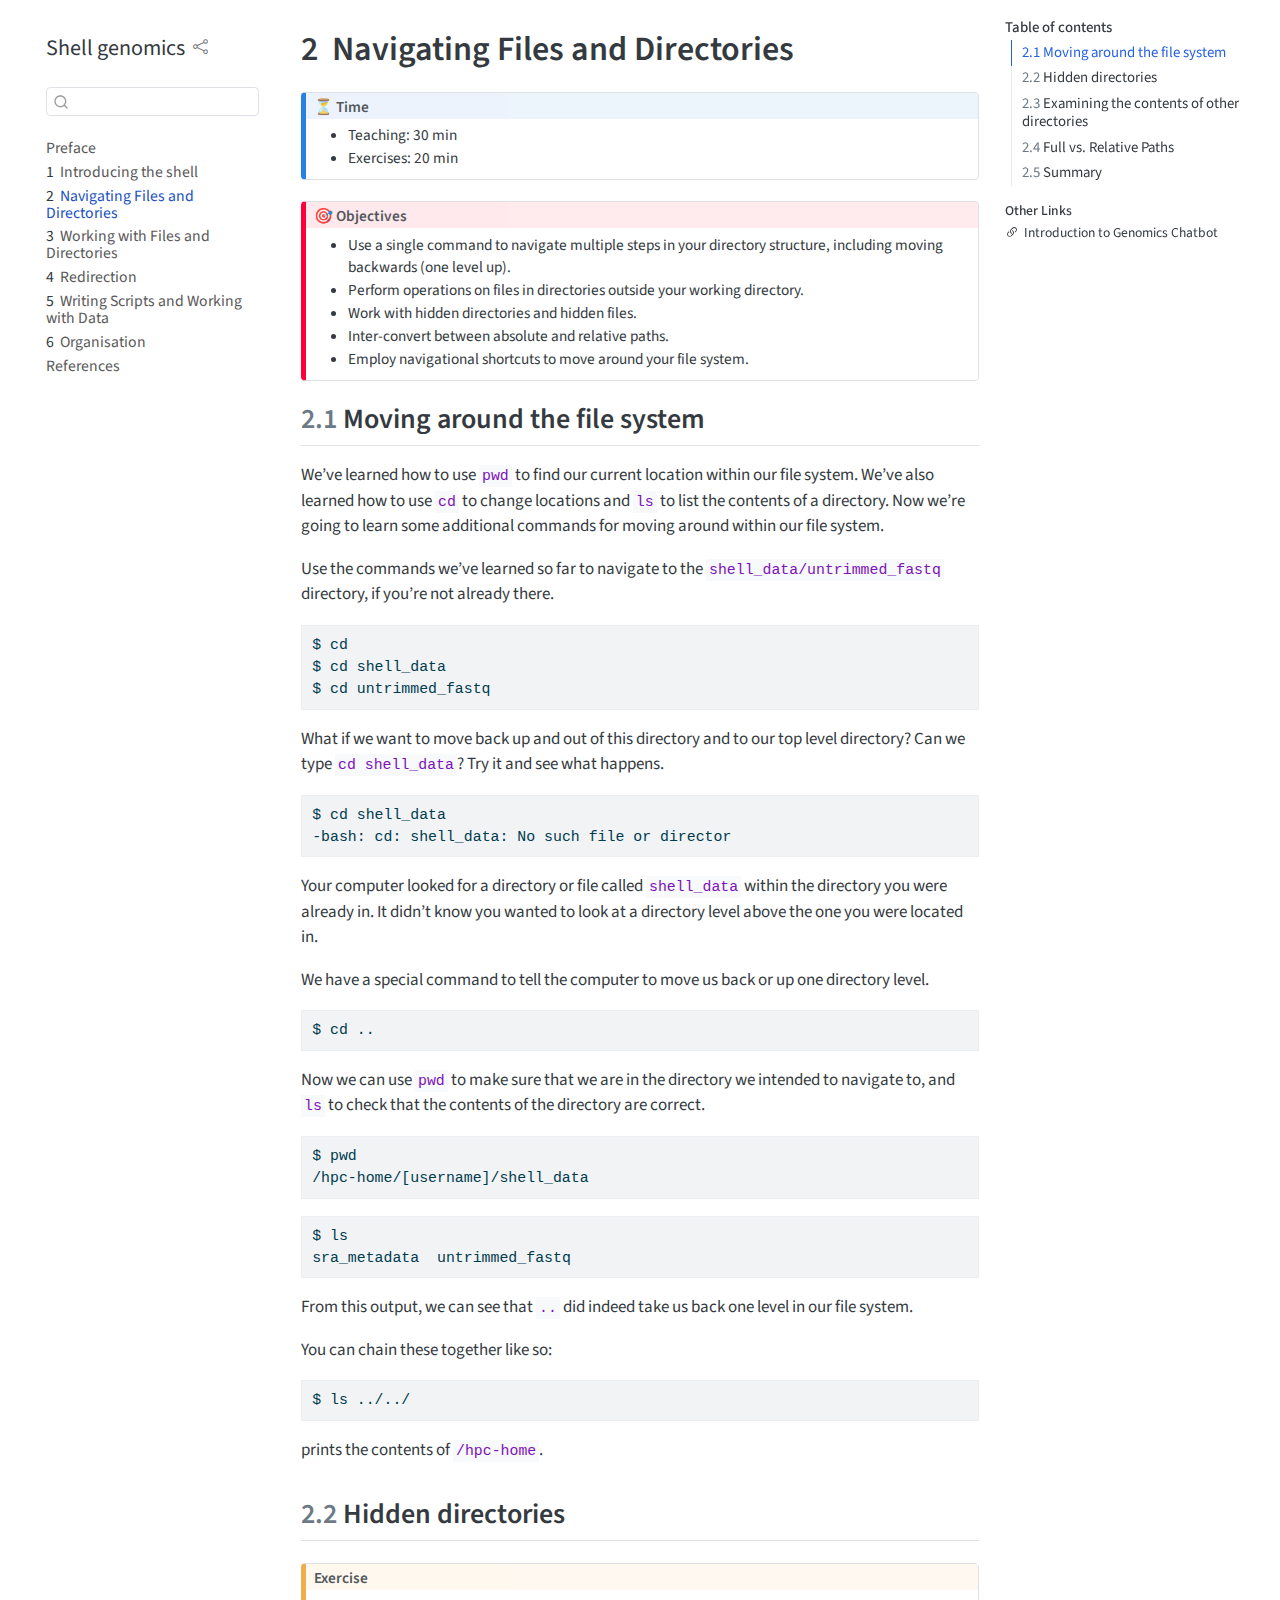
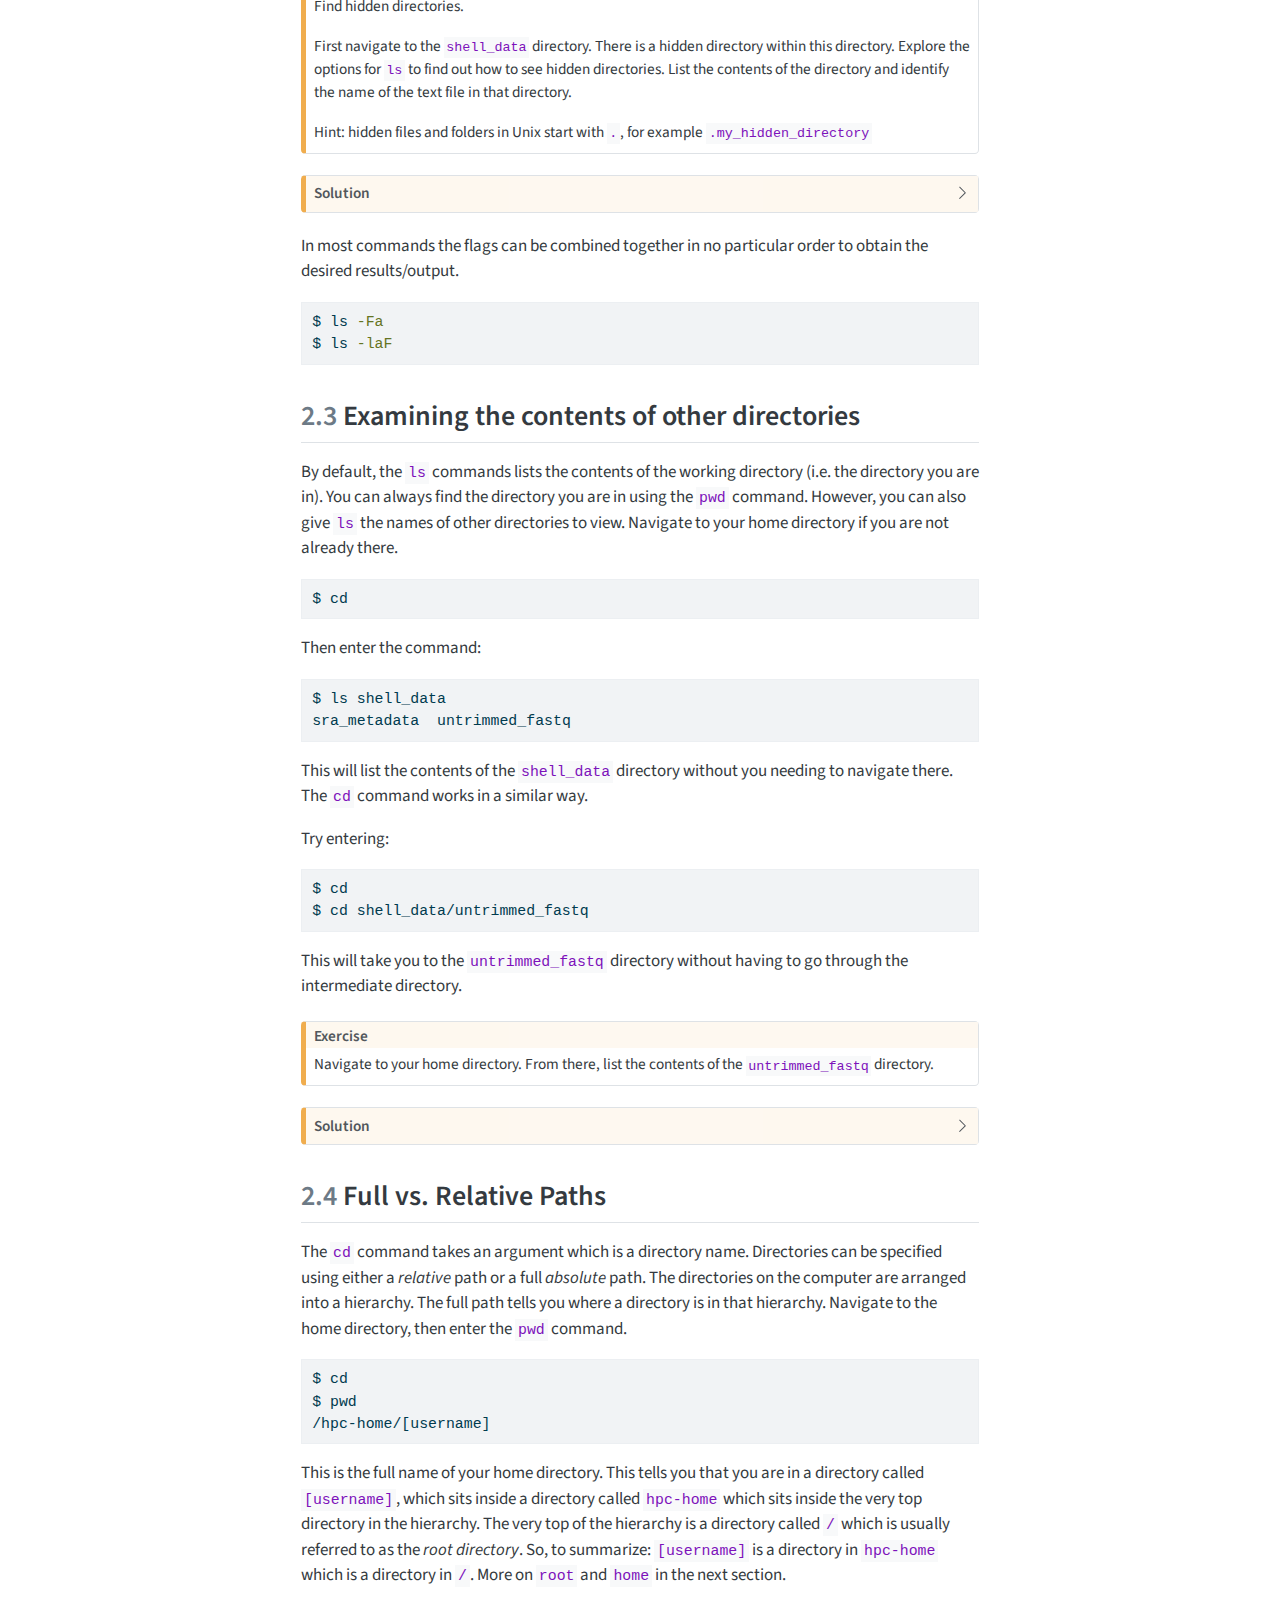
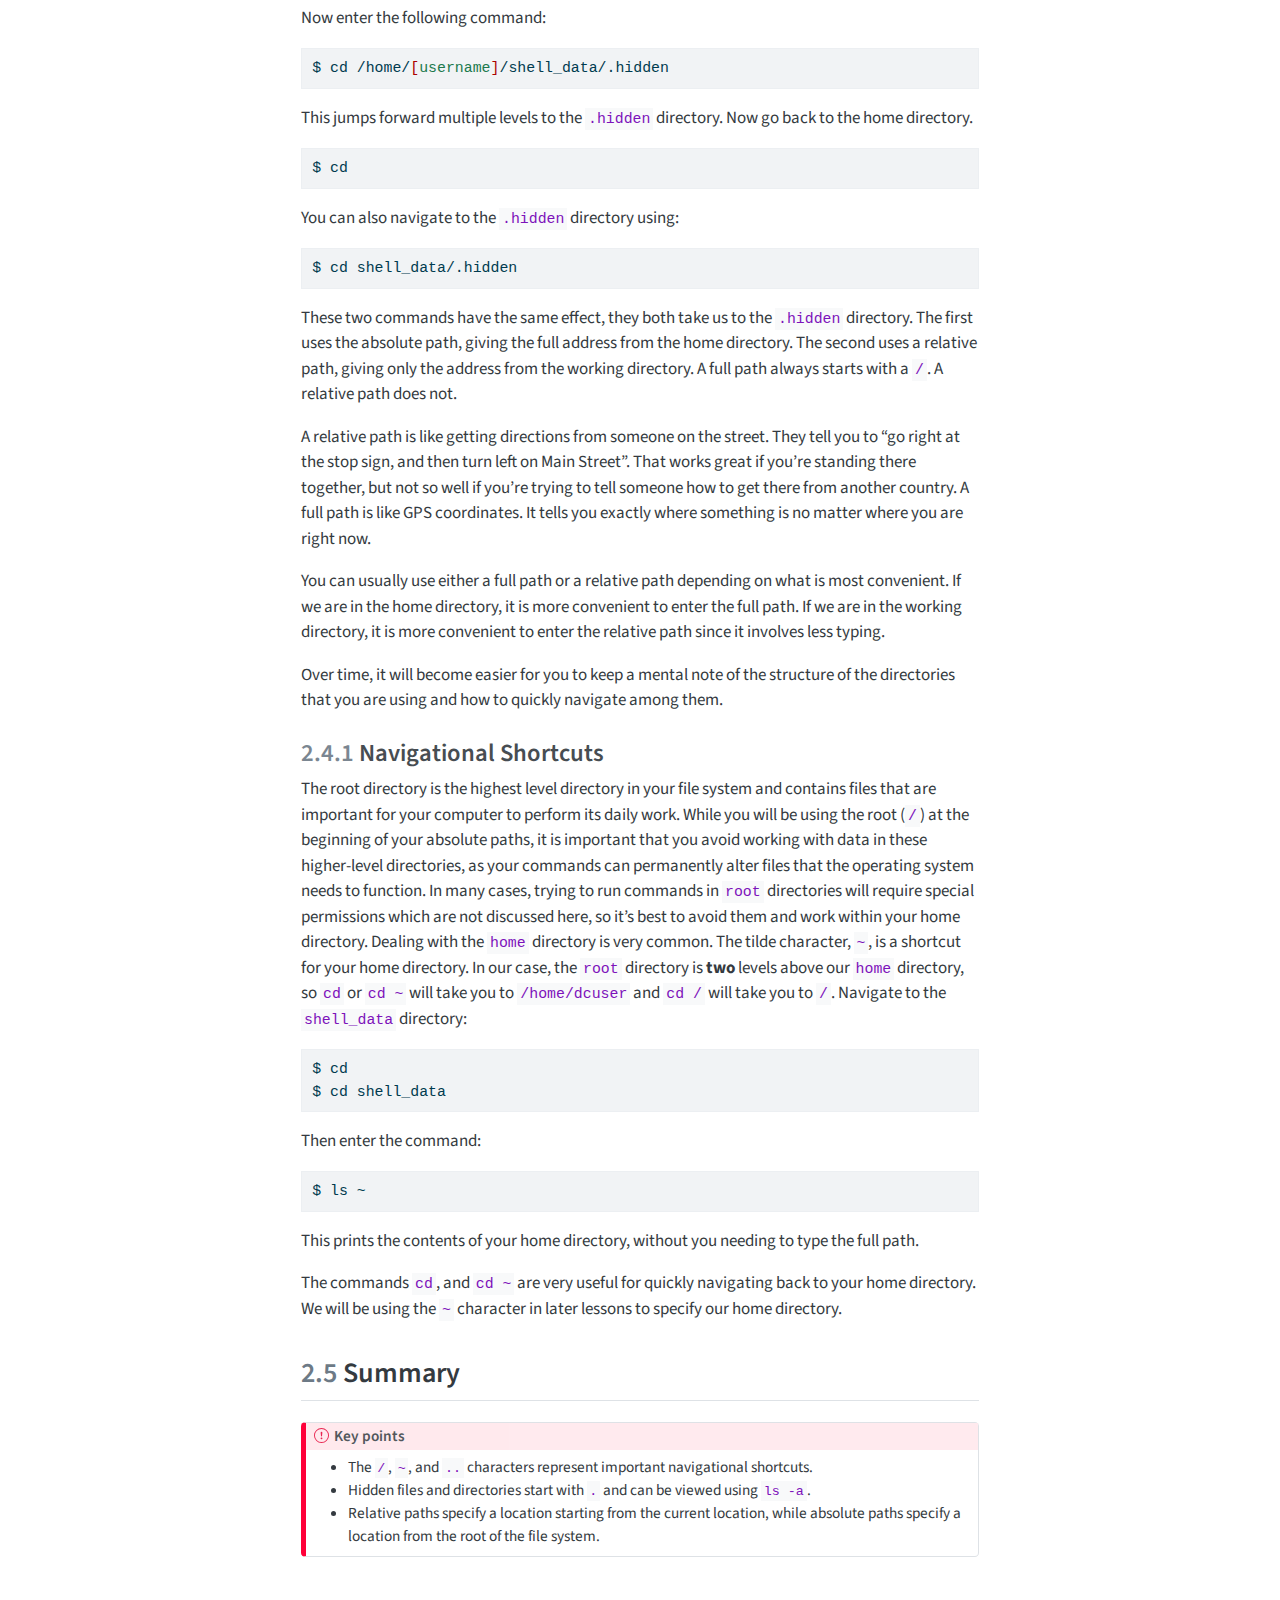
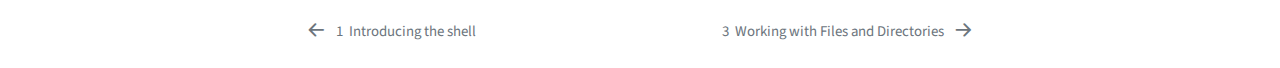
<file: docs/navigation.html>
<!DOCTYPE html>
<html xmlns="http://www.w3.org/1999/xhtml" lang="en" xml:lang="en"><head>

<meta charset="utf-8">
<meta name="generator" content="quarto-1.6.32">

<meta name="viewport" content="width=device-width, initial-scale=1.0, user-scalable=yes">


<title>2&nbsp; Navigating Files and Directories – Shell genomics</title>
<style>
code{white-space: pre-wrap;}
span.smallcaps{font-variant: small-caps;}
div.columns{display: flex; gap: min(4vw, 1.5em);}
div.column{flex: auto; overflow-x: auto;}
div.hanging-indent{margin-left: 1.5em; text-indent: -1.5em;}
ul.task-list{list-style: none;}
ul.task-list li input[type="checkbox"] {
  width: 0.8em;
  margin: 0 0.8em 0.2em -1em; /* quarto-specific, see https://github.com/quarto-dev/quarto-cli/issues/4556 */ 
  vertical-align: middle;
}
/* CSS for syntax highlighting */
pre > code.sourceCode { white-space: pre; position: relative; }
pre > code.sourceCode > span { line-height: 1.25; }
pre > code.sourceCode > span:empty { height: 1.2em; }
.sourceCode { overflow: visible; }
code.sourceCode > span { color: inherit; text-decoration: inherit; }
div.sourceCode { margin: 1em 0; }
pre.sourceCode { margin: 0; }
@media screen {
div.sourceCode { overflow: auto; }
}
@media print {
pre > code.sourceCode { white-space: pre-wrap; }
pre > code.sourceCode > span { display: inline-block; text-indent: -5em; padding-left: 5em; }
}
pre.numberSource code
  { counter-reset: source-line 0; }
pre.numberSource code > span
  { position: relative; left: -4em; counter-increment: source-line; }
pre.numberSource code > span > a:first-child::before
  { content: counter(source-line);
    position: relative; left: -1em; text-align: right; vertical-align: baseline;
    border: none; display: inline-block;
    -webkit-touch-callout: none; -webkit-user-select: none;
    -khtml-user-select: none; -moz-user-select: none;
    -ms-user-select: none; user-select: none;
    padding: 0 4px; width: 4em;
  }
pre.numberSource { margin-left: 3em;  padding-left: 4px; }
div.sourceCode
  {   }
@media screen {
pre > code.sourceCode > span > a:first-child::before { text-decoration: underline; }
}
</style>


<script src="site_libs/quarto-nav/quarto-nav.js"></script>
<script src="site_libs/quarto-nav/headroom.min.js"></script>
<script src="site_libs/clipboard/clipboard.min.js"></script>
<script src="site_libs/quarto-search/autocomplete.umd.js"></script>
<script src="site_libs/quarto-search/fuse.min.js"></script>
<script src="site_libs/quarto-search/quarto-search.js"></script>
<meta name="quarto:offset" content="./">
<link href="./work-with-files-and-dir.html" rel="next">
<link href="./intro.html" rel="prev">
<script src="site_libs/quarto-html/quarto.js"></script>
<script src="site_libs/quarto-html/popper.min.js"></script>
<script src="site_libs/quarto-html/tippy.umd.min.js"></script>
<script src="site_libs/quarto-html/anchor.min.js"></script>
<link href="site_libs/quarto-html/tippy.css" rel="stylesheet">
<link href="site_libs/quarto-html/quarto-syntax-highlighting-2486e1f0a3ee9ee1fc393803a1361cdb.css" rel="stylesheet" id="quarto-text-highlighting-styles">
<script src="site_libs/bootstrap/bootstrap.min.js"></script>
<link href="site_libs/bootstrap/bootstrap-icons.css" rel="stylesheet">
<link href="site_libs/bootstrap/bootstrap-8e8f0625c176dcbcc6033fd5d21bc89b.min.css" rel="stylesheet" append-hash="true" id="quarto-bootstrap" data-mode="light">
<script id="quarto-search-options" type="application/json">{
  "location": "sidebar",
  "copy-button": false,
  "collapse-after": 3,
  "panel-placement": "start",
  "type": "textbox",
  "limit": 50,
  "keyboard-shortcut": [
    "f",
    "/",
    "s"
  ],
  "show-item-context": false,
  "language": {
    "search-no-results-text": "No results",
    "search-matching-documents-text": "matching documents",
    "search-copy-link-title": "Copy link to search",
    "search-hide-matches-text": "Hide additional matches",
    "search-more-match-text": "more match in this document",
    "search-more-matches-text": "more matches in this document",
    "search-clear-button-title": "Clear",
    "search-text-placeholder": "",
    "search-detached-cancel-button-title": "Cancel",
    "search-submit-button-title": "Submit",
    "search-label": "Search"
  }
}</script>
<script async="" src="https://hypothes.is/embed.js"></script>
<script>
  window.document.addEventListener("DOMContentLoaded", function (_event) {
    document.body.classList.add('hypothesis-enabled');
  });
</script>


</head>

<body class="nav-sidebar floating">

<div id="quarto-search-results"></div>
  <header id="quarto-header" class="headroom fixed-top">
  <nav class="quarto-secondary-nav">
    <div class="container-fluid d-flex">
      <button type="button" class="quarto-btn-toggle btn" data-bs-toggle="collapse" role="button" data-bs-target=".quarto-sidebar-collapse-item" aria-controls="quarto-sidebar" aria-expanded="false" aria-label="Toggle sidebar navigation" onclick="if (window.quartoToggleHeadroom) { window.quartoToggleHeadroom(); }">
        <i class="bi bi-layout-text-sidebar-reverse"></i>
      </button>
        <nav class="quarto-page-breadcrumbs" aria-label="breadcrumb"><ol class="breadcrumb"><li class="breadcrumb-item"><a href="./navigation.html"><span class="chapter-number">2</span>&nbsp; <span class="chapter-title">Navigating Files and Directories</span></a></li></ol></nav>
        <a class="flex-grow-1" role="navigation" data-bs-toggle="collapse" data-bs-target=".quarto-sidebar-collapse-item" aria-controls="quarto-sidebar" aria-expanded="false" aria-label="Toggle sidebar navigation" onclick="if (window.quartoToggleHeadroom) { window.quartoToggleHeadroom(); }">      
        </a>
      <button type="button" class="btn quarto-search-button" aria-label="Search" onclick="window.quartoOpenSearch();">
        <i class="bi bi-search"></i>
      </button>
    </div>
  </nav>
</header>
<!-- content -->
<div id="quarto-content" class="quarto-container page-columns page-rows-contents page-layout-article">
<!-- sidebar -->
  <nav id="quarto-sidebar" class="sidebar collapse collapse-horizontal quarto-sidebar-collapse-item sidebar-navigation floating overflow-auto">
    <div class="pt-lg-2 mt-2 text-left sidebar-header">
    <div class="sidebar-title mb-0 py-0">
      <a href="./">Shell genomics</a> 
        <div class="sidebar-tools-main">
    <div class="dropdown">
      <a href="" title="Share" id="quarto-navigation-tool-dropdown-0" class="quarto-navigation-tool dropdown-toggle px-1" data-bs-toggle="dropdown" aria-expanded="false" role="link" aria-label="Share"><i class="bi bi-share"></i></a>
      <ul class="dropdown-menu" aria-labelledby="quarto-navigation-tool-dropdown-0">
          <li>
            <a class="dropdown-item sidebar-tools-main-item" href="https://twitter.com/intent/tweet?url=|url|">
              <i class="bi bi-twitter pe-1"></i>
            Twitter
            </a>
          </li>
          <li>
            <a class="dropdown-item sidebar-tools-main-item" href="https://www.facebook.com/sharer/sharer.php?u=|url|">
              <i class="bi bi-facebook pe-1"></i>
            Facebook
            </a>
          </li>
      </ul>
    </div>
</div>
    </div>
      </div>
        <div class="mt-2 flex-shrink-0 align-items-center">
        <div class="sidebar-search">
        <div id="quarto-search" class="" title="Search"></div>
        </div>
        </div>
    <div class="sidebar-menu-container"> 
    <ul class="list-unstyled mt-1">
        <li class="sidebar-item">
  <div class="sidebar-item-container"> 
  <a href="./index.html" class="sidebar-item-text sidebar-link">
 <span class="menu-text">Preface</span></a>
  </div>
</li>
        <li class="sidebar-item">
  <div class="sidebar-item-container"> 
  <a href="./intro.html" class="sidebar-item-text sidebar-link">
 <span class="menu-text"><span class="chapter-number">1</span>&nbsp; <span class="chapter-title">Introducing the shell</span></span></a>
  </div>
</li>
        <li class="sidebar-item">
  <div class="sidebar-item-container"> 
  <a href="./navigation.html" class="sidebar-item-text sidebar-link active">
 <span class="menu-text"><span class="chapter-number">2</span>&nbsp; <span class="chapter-title">Navigating Files and Directories</span></span></a>
  </div>
</li>
        <li class="sidebar-item">
  <div class="sidebar-item-container"> 
  <a href="./work-with-files-and-dir.html" class="sidebar-item-text sidebar-link">
 <span class="menu-text"><span class="chapter-number">3</span>&nbsp; <span class="chapter-title">Working with Files and Directories</span></span></a>
  </div>
</li>
        <li class="sidebar-item">
  <div class="sidebar-item-container"> 
  <a href="./redirection.html" class="sidebar-item-text sidebar-link">
 <span class="menu-text"><span class="chapter-number">4</span>&nbsp; <span class="chapter-title">Redirection</span></span></a>
  </div>
</li>
        <li class="sidebar-item">
  <div class="sidebar-item-container"> 
  <a href="./scripting.html" class="sidebar-item-text sidebar-link">
 <span class="menu-text"><span class="chapter-number">5</span>&nbsp; <span class="chapter-title">Writing Scripts and Working with Data</span></span></a>
  </div>
</li>
        <li class="sidebar-item">
  <div class="sidebar-item-container"> 
  <a href="./organisation.html" class="sidebar-item-text sidebar-link">
 <span class="menu-text"><span class="chapter-number">6</span>&nbsp; <span class="chapter-title">Organisation</span></span></a>
  </div>
</li>
        <li class="sidebar-item">
  <div class="sidebar-item-container"> 
  <a href="./references.html" class="sidebar-item-text sidebar-link">
 <span class="menu-text">References</span></a>
  </div>
</li>
    </ul>
    </div>
</nav>
<div id="quarto-sidebar-glass" class="quarto-sidebar-collapse-item" data-bs-toggle="collapse" data-bs-target=".quarto-sidebar-collapse-item"></div>
<!-- margin-sidebar -->
    <div id="quarto-margin-sidebar" class="sidebar margin-sidebar">
        <nav id="TOC" role="doc-toc" class="toc-active">
    <h2 id="toc-title">Table of contents</h2>
   
  <ul>
  <li><a href="#moving-around-the-file-system" id="toc-moving-around-the-file-system" class="nav-link active" data-scroll-target="#moving-around-the-file-system"><span class="header-section-number">2.1</span> Moving around the file system</a></li>
  <li><a href="#hidden-directories" id="toc-hidden-directories" class="nav-link" data-scroll-target="#hidden-directories"><span class="header-section-number">2.2</span> Hidden directories</a></li>
  <li><a href="#examining-the-contents-of-other-directories" id="toc-examining-the-contents-of-other-directories" class="nav-link" data-scroll-target="#examining-the-contents-of-other-directories"><span class="header-section-number">2.3</span> Examining the contents of other directories</a></li>
  <li><a href="#full-vs.-relative-paths" id="toc-full-vs.-relative-paths" class="nav-link" data-scroll-target="#full-vs.-relative-paths"><span class="header-section-number">2.4</span> Full vs.&nbsp;Relative Paths</a>
  <ul class="collapse">
  <li><a href="#navigational-shortcuts" id="toc-navigational-shortcuts" class="nav-link" data-scroll-target="#navigational-shortcuts"><span class="header-section-number">2.4.1</span> Navigational Shortcuts</a></li>
  </ul></li>
  <li><a href="#summary" id="toc-summary" class="nav-link" data-scroll-target="#summary"><span class="header-section-number">2.5</span> Summary</a></li>
  </ul>
<div class="quarto-other-links"><h2>Other Links</h2><ul><li><a href="https://tsl-bioinformatics.shinyapps.io/genomics_chatbot/" target="_blank"><i class="bi bi-link-45deg"></i>Introduction to Genomics Chatbot</a></li></ul></div></nav>
    </div>
<!-- main -->
<main class="content" id="quarto-document-content">

<header id="title-block-header" class="quarto-title-block default">
<div class="quarto-title">
<h1 class="title"><span id="sec-navigating-files-and-directories" class="quarto-section-identifier"><span class="chapter-number">2</span>&nbsp; <span class="chapter-title">Navigating Files and Directories</span></span></h1>
</div>



<div class="quarto-title-meta">

    
  
    
  </div>
  


</header>


<div class="callout callout-style-default callout-note no-icon callout-titled">
<div class="callout-header d-flex align-content-center">
<div class="callout-icon-container">
<i class="callout-icon no-icon"></i>
</div>
<div class="callout-title-container flex-fill">
⏳ Time
</div>
</div>
<div class="callout-body-container callout-body">
<ul>
<li>Teaching: 30 min</li>
<li>Exercises: 20 min</li>
</ul>
</div>
</div>
<div class="callout callout-style-default callout-important no-icon callout-titled">
<div class="callout-header d-flex align-content-center">
<div class="callout-icon-container">
<i class="callout-icon no-icon"></i>
</div>
<div class="callout-title-container flex-fill">
🎯 Objectives
</div>
</div>
<div class="callout-body-container callout-body">
<ul>
<li>Use a single command to navigate multiple steps in your directory structure, including moving backwards (one level up).</li>
<li>Perform operations on files in directories outside your working directory.</li>
<li>Work with hidden directories and hidden files.</li>
<li>Inter-convert between absolute and relative paths.</li>
<li>Employ navigational shortcuts to move around your file system.</li>
</ul>
</div>
</div>
<section id="moving-around-the-file-system" class="level2" data-number="2.1">
<h2 data-number="2.1" class="anchored" data-anchor-id="moving-around-the-file-system"><span class="header-section-number">2.1</span> Moving around the file system</h2>
<p>We’ve learned how to use <code>pwd</code> to find our current location within our file system. We’ve also learned how to use <code>cd</code> to change locations and <code>ls</code> to list the contents of a directory. Now we’re going to learn some additional commands for moving around within our file system.</p>
<p>Use the commands we’ve learned so far to navigate to the <code>shell_data/untrimmed_fastq</code> directory, if you’re not already there.</p>
<div class="sourceCode" id="cb1"><pre class="sourceCode bash"><code class="sourceCode bash"><span id="cb1-1"><a href="#cb1-1" aria-hidden="true" tabindex="-1"></a><span class="ex">$</span> cd</span>
<span id="cb1-2"><a href="#cb1-2" aria-hidden="true" tabindex="-1"></a><span class="ex">$</span> cd shell_data</span>
<span id="cb1-3"><a href="#cb1-3" aria-hidden="true" tabindex="-1"></a><span class="ex">$</span> cd untrimmed_fastq</span></code></pre></div>
<p>What if we want to move back up and out of this directory and to our top level directory? Can we type <code>cd shell_data</code>? Try it and see what happens.</p>
<div class="sourceCode" id="cb2"><pre class="sourceCode bash"><code class="sourceCode bash"><span id="cb2-1"><a href="#cb2-1" aria-hidden="true" tabindex="-1"></a><span class="ex">$</span> cd shell_data</span>
<span id="cb2-2"><a href="#cb2-2" aria-hidden="true" tabindex="-1"></a><span class="ex">-bash:</span> cd: shell_data: No such file or director</span></code></pre></div>
<p>Your computer looked for a directory or file called <code>shell_data</code> within the directory you were already in. It didn’t know you wanted to look at a directory level above the one you were located in.</p>
<p>We have a special command to tell the computer to move us back or up one directory level.</p>
<div class="sourceCode" id="cb3"><pre class="sourceCode bash"><code class="sourceCode bash"><span id="cb3-1"><a href="#cb3-1" aria-hidden="true" tabindex="-1"></a><span class="ex">$</span> cd ..</span></code></pre></div>
<p>Now we can use <code>pwd</code> to make sure that we are in the directory we intended to navigate to, and <code>ls</code> to check that the contents of the directory are correct.</p>
<div class="sourceCode" id="cb4"><pre class="sourceCode bash"><code class="sourceCode bash"><span id="cb4-1"><a href="#cb4-1" aria-hidden="true" tabindex="-1"></a><span class="ex">$</span> pwd</span>
<span id="cb4-2"><a href="#cb4-2" aria-hidden="true" tabindex="-1"></a><span class="ex">/hpc-home/[username]/shell_data</span></span></code></pre></div>
<div class="sourceCode" id="cb5"><pre class="sourceCode bash"><code class="sourceCode bash"><span id="cb5-1"><a href="#cb5-1" aria-hidden="true" tabindex="-1"></a><span class="ex">$</span> ls</span>
<span id="cb5-2"><a href="#cb5-2" aria-hidden="true" tabindex="-1"></a><span class="ex">sra_metadata</span>  untrimmed_fastq</span></code></pre></div>
<p>From this output, we can see that <code>..</code> did indeed take us back one level in our file system.</p>
<p>You can chain these together like so:</p>
<div class="sourceCode" id="cb6"><pre class="sourceCode bash"><code class="sourceCode bash"><span id="cb6-1"><a href="#cb6-1" aria-hidden="true" tabindex="-1"></a><span class="ex">$</span> ls ../../</span></code></pre></div>
<p>prints the contents of <code>/hpc-home</code>.</p>
</section>
<section id="hidden-directories" class="level2" data-number="2.2">
<h2 data-number="2.2" class="anchored" data-anchor-id="hidden-directories"><span class="header-section-number">2.2</span> Hidden directories</h2>
<div class="callout callout-style-default callout-caution no-icon callout-titled">
<div class="callout-header d-flex align-content-center">
<div class="callout-icon-container">
<i class="callout-icon no-icon"></i>
</div>
<div class="callout-title-container flex-fill">
Exercise
</div>
</div>
<div class="callout-body-container callout-body">
<p>Find hidden directories.</p>
<p>First navigate to the <code>shell_data</code> directory. There is a hidden directory within this directory. Explore the options for <code>ls</code> to find out how to see hidden directories. List the contents of the directory and identify the name of the text file in that directory.</p>
<p>Hint: hidden files and folders in Unix start with <code>.</code>, for example <code>.my_hidden_directory</code></p>
</div>
</div>
<div class="callout callout-style-default callout-caution no-icon callout-titled">
<div class="callout-header d-flex align-content-center" data-bs-toggle="collapse" data-bs-target=".callout-4-contents" aria-controls="callout-4" aria-expanded="false" aria-label="Toggle callout">
<div class="callout-icon-container">
<i class="callout-icon no-icon"></i>
</div>
<div class="callout-title-container flex-fill">
Solution
</div>
<div class="callout-btn-toggle d-inline-block border-0 py-1 ps-1 pe-0 float-end"><i class="callout-toggle"></i></div>
</div>
<div id="callout-4" class="callout-4-contents callout-collapse collapse">
<div class="callout-body-container callout-body">
<p>First use the <code>man</code> command to look at the options for <code>ls</code>.</p>
<div class="sourceCode" id="cb7"><pre class="sourceCode bash"><code class="sourceCode bash"><span id="cb7-1"><a href="#cb7-1" aria-hidden="true" tabindex="-1"></a><span class="ex">$</span> man ls</span></code></pre></div>
<p>The <code>-a</code> option is short for <code>all</code> and says that it causes <code>ls</code> to “not ignore entries starting with .” This is the option we want.</p>
<div class="sourceCode" id="cb8"><pre class="sourceCode bash"><code class="sourceCode bash"><span id="cb8-1"><a href="#cb8-1" aria-hidden="true" tabindex="-1"></a><span class="ex">$</span> ls <span class="at">-a</span></span>
<span id="cb8-2"><a href="#cb8-2" aria-hidden="true" tabindex="-1"></a><span class="bu">.</span>  ..  .hidden  sra_metadata  untrimmed_fastq</span></code></pre></div>
<p>The name of the hidden directory is <code>.hidden</code>. We can navigate to that directory using <code>cd</code>.</p>
<div class="sourceCode" id="cb9"><pre class="sourceCode bash"><code class="sourceCode bash"><span id="cb9-1"><a href="#cb9-1" aria-hidden="true" tabindex="-1"></a><span class="bu">cd</span> .hidden</span></code></pre></div>
<p>And then list the contents of the directory using <code>ls</code>.</p>
<pre><code>$ ls
youfoundit.txt</code></pre>
<p>The name of the text file is <code>youfoundit.txt</code>.</p>
</div>
</div>
</div>
<p>In most commands the flags can be combined together in no particular order to obtain the desired results/output.</p>
<div class="sourceCode" id="cb11"><pre class="sourceCode bash"><code class="sourceCode bash"><span id="cb11-1"><a href="#cb11-1" aria-hidden="true" tabindex="-1"></a><span class="ex">$</span> ls <span class="at">-Fa</span></span>
<span id="cb11-2"><a href="#cb11-2" aria-hidden="true" tabindex="-1"></a><span class="ex">$</span> ls <span class="at">-laF</span></span></code></pre></div>
</section>
<section id="examining-the-contents-of-other-directories" class="level2" data-number="2.3">
<h2 data-number="2.3" class="anchored" data-anchor-id="examining-the-contents-of-other-directories"><span class="header-section-number">2.3</span> Examining the contents of other directories</h2>
<p>By default, the <code>ls</code> commands lists the contents of the working directory (i.e.&nbsp;the directory you are in). You can always find the directory you are in using the <code>pwd</code> command. However, you can also give <code>ls</code> the names of other directories to view. Navigate to your home directory if you are not already there.</p>
<div class="sourceCode" id="cb12"><pre class="sourceCode bash"><code class="sourceCode bash"><span id="cb12-1"><a href="#cb12-1" aria-hidden="true" tabindex="-1"></a><span class="ex">$</span> cd</span></code></pre></div>
<p>Then enter the command:</p>
<div class="sourceCode" id="cb13"><pre class="sourceCode bash"><code class="sourceCode bash"><span id="cb13-1"><a href="#cb13-1" aria-hidden="true" tabindex="-1"></a><span class="ex">$</span> ls shell_data</span>
<span id="cb13-2"><a href="#cb13-2" aria-hidden="true" tabindex="-1"></a><span class="ex">sra_metadata</span>  untrimmed_fastq</span></code></pre></div>
<p>This will list the contents of the <code>shell_data</code> directory without you needing to navigate there. The <code>cd</code> command works in a similar way.</p>
<p>Try entering:</p>
<div class="sourceCode" id="cb14"><pre class="sourceCode bash"><code class="sourceCode bash"><span id="cb14-1"><a href="#cb14-1" aria-hidden="true" tabindex="-1"></a><span class="ex">$</span> cd</span>
<span id="cb14-2"><a href="#cb14-2" aria-hidden="true" tabindex="-1"></a><span class="ex">$</span> cd shell_data/untrimmed_fastq</span></code></pre></div>
<p>This will take you to the <code>untrimmed_fastq</code> directory without having to go through the intermediate directory.</p>
<div class="callout callout-style-default callout-caution no-icon callout-titled">
<div class="callout-header d-flex align-content-center">
<div class="callout-icon-container">
<i class="callout-icon no-icon"></i>
</div>
<div class="callout-title-container flex-fill">
Exercise
</div>
</div>
<div class="callout-body-container callout-body">
<p>Navigate to your home directory. From there, list the contents of the <code>untrimmed_fastq</code> directory.</p>
</div>
</div>
<div class="callout callout-style-default callout-caution no-icon callout-titled">
<div class="callout-header d-flex align-content-center" data-bs-toggle="collapse" data-bs-target=".callout-6-contents" aria-controls="callout-6" aria-expanded="false" aria-label="Toggle callout">
<div class="callout-icon-container">
<i class="callout-icon no-icon"></i>
</div>
<div class="callout-title-container flex-fill">
Solution
</div>
<div class="callout-btn-toggle d-inline-block border-0 py-1 ps-1 pe-0 float-end"><i class="callout-toggle"></i></div>
</div>
<div id="callout-6" class="callout-6-contents callout-collapse collapse">
<div class="callout-body-container callout-body">
<div class="sourceCode" id="cb15"><pre class="sourceCode bash"><code class="sourceCode bash"><span id="cb15-1"><a href="#cb15-1" aria-hidden="true" tabindex="-1"></a><span class="ex">$</span> cd</span>
<span id="cb15-2"><a href="#cb15-2" aria-hidden="true" tabindex="-1"></a><span class="ex">$</span> ls shell_data/untrimmed_fastq/</span>
<span id="cb15-3"><a href="#cb15-3" aria-hidden="true" tabindex="-1"></a><span class="ex">SRR097977.fastq</span>  SRR098026.fastq </span></code></pre></div>
</div>
</div>
</div>
</section>
<section id="full-vs.-relative-paths" class="level2" data-number="2.4">
<h2 data-number="2.4" class="anchored" data-anchor-id="full-vs.-relative-paths"><span class="header-section-number">2.4</span> Full vs.&nbsp;Relative Paths</h2>
<p>The <code>cd</code> command takes an argument which is a directory name. Directories can be specified using either a <em>relative</em> path or a full <em>absolute</em> path. The directories on the computer are arranged into a hierarchy. The full path tells you where a directory is in that hierarchy. Navigate to the home directory, then enter the <code>pwd</code> command.</p>
<div class="sourceCode" id="cb16"><pre class="sourceCode bash"><code class="sourceCode bash"><span id="cb16-1"><a href="#cb16-1" aria-hidden="true" tabindex="-1"></a><span class="ex">$</span> cd  </span>
<span id="cb16-2"><a href="#cb16-2" aria-hidden="true" tabindex="-1"></a><span class="ex">$</span> pwd  </span>
<span id="cb16-3"><a href="#cb16-3" aria-hidden="true" tabindex="-1"></a><span class="ex">/hpc-home/[username]</span></span></code></pre></div>
<p>This is the full name of your home directory. This tells you that you are in a directory called <code>[username]</code>, which sits inside a directory called <code>hpc-home</code> which sits inside the very top directory in the hierarchy. The very top of the hierarchy is a directory called <code>/</code> which is usually referred to as the <em>root directory</em>. So, to summarize: <code>[username]</code> is a directory in <code>hpc-home</code> which is a directory in <code>/</code>. More on <code>root</code> and <code>home</code> in the next section.</p>
<p>Now enter the following command:</p>
<div class="sourceCode" id="cb17"><pre class="sourceCode bash"><code class="sourceCode bash"><span id="cb17-1"><a href="#cb17-1" aria-hidden="true" tabindex="-1"></a><span class="ex">$</span> cd /home/<span class="pp">[</span><span class="ss">username</span><span class="pp">]</span>/shell_data/.hidden</span></code></pre></div>
<p>This jumps forward multiple levels to the <code>.hidden</code> directory. Now go back to the home directory.</p>
<div class="sourceCode" id="cb18"><pre class="sourceCode bash"><code class="sourceCode bash"><span id="cb18-1"><a href="#cb18-1" aria-hidden="true" tabindex="-1"></a><span class="ex">$</span> cd</span></code></pre></div>
<p>You can also navigate to the <code>.hidden</code> directory using:</p>
<div class="sourceCode" id="cb19"><pre class="sourceCode bash"><code class="sourceCode bash"><span id="cb19-1"><a href="#cb19-1" aria-hidden="true" tabindex="-1"></a><span class="ex">$</span> cd shell_data/.hidden</span></code></pre></div>
<p>These two commands have the same effect, they both take us to the <code>.hidden</code> directory. The first uses the absolute path, giving the full address from the home directory. The second uses a relative path, giving only the address from the working directory. A full path always starts with a <code>/</code>. A relative path does not.</p>
<p>A relative path is like getting directions from someone on the street. They tell you to “go right at the stop sign, and then turn left on Main Street”. That works great if you’re standing there together, but not so well if you’re trying to tell someone how to get there from another country. A full path is like GPS coordinates. It tells you exactly where something is no matter where you are right now.</p>
<p>You can usually use either a full path or a relative path depending on what is most convenient. If we are in the home directory, it is more convenient to enter the full path. If we are in the working directory, it is more convenient to enter the relative path since it involves less typing.</p>
<p>Over time, it will become easier for you to keep a mental note of the structure of the directories that you are using and how to quickly navigate among them.</p>
<section id="navigational-shortcuts" class="level3" data-number="2.4.1">
<h3 data-number="2.4.1" class="anchored" data-anchor-id="navigational-shortcuts"><span class="header-section-number">2.4.1</span> Navigational Shortcuts</h3>
<p>The root directory is the highest level directory in your file system and contains files that are important for your computer to perform its daily work. While you will be using the root (<code>/</code>) at the beginning of your absolute paths, it is important that you avoid working with data in these higher-level directories, as your commands can permanently alter files that the operating system needs to function. In many cases, trying to run commands in <code>root</code> directories will require special permissions which are not discussed here, so it’s best to avoid them and work within your home directory. Dealing with the <code>home</code> directory is very common. The tilde character, <code>~</code>, is a shortcut for your home directory. In our case, the <code>root</code> directory is <strong>two</strong> levels above our <code>home</code> directory, so <code>cd</code> or <code>cd ~</code> will take you to <code>/home/dcuser</code> and <code>cd /</code> will take you to <code>/</code>. Navigate to the <code>shell_data</code> directory:</p>
<div class="sourceCode" id="cb20"><pre class="sourceCode bash"><code class="sourceCode bash"><span id="cb20-1"><a href="#cb20-1" aria-hidden="true" tabindex="-1"></a><span class="ex">$</span> cd</span>
<span id="cb20-2"><a href="#cb20-2" aria-hidden="true" tabindex="-1"></a><span class="ex">$</span> cd shell_data</span></code></pre></div>
<p>Then enter the command:</p>
<div class="sourceCode" id="cb21"><pre class="sourceCode bash"><code class="sourceCode bash"><span id="cb21-1"><a href="#cb21-1" aria-hidden="true" tabindex="-1"></a><span class="ex">$</span> ls ~</span></code></pre></div>
<p>This prints the contents of your home directory, without you needing to type the full path.</p>
<p>The commands <code>cd</code>, and <code>cd ~</code> are very useful for quickly navigating back to your home directory. We will be using the <code>~</code> character in later lessons to specify our home directory.</p>
</section>
</section>
<section id="summary" class="level2" data-number="2.5">
<h2 data-number="2.5" class="anchored" data-anchor-id="summary"><span class="header-section-number">2.5</span> Summary</h2>
<div class="callout callout-style-default callout-important callout-titled">
<div class="callout-header d-flex align-content-center">
<div class="callout-icon-container">
<i class="callout-icon"></i>
</div>
<div class="callout-title-container flex-fill">
Key points
</div>
</div>
<div class="callout-body-container callout-body">
<ul>
<li>The <code>/</code>, <code>~</code>, and <code>..</code> characters represent important navigational shortcuts.</li>
<li>Hidden files and directories start with <code>.</code> and can be viewed using <code>ls -a</code>.</li>
<li>Relative paths specify a location starting from the current location, while absolute paths specify a location from the root of the file system.</li>
</ul>
</div>
</div>


</section>

</main> <!-- /main -->
<script id="quarto-html-after-body" type="application/javascript">
window.document.addEventListener("DOMContentLoaded", function (event) {
  const toggleBodyColorMode = (bsSheetEl) => {
    const mode = bsSheetEl.getAttribute("data-mode");
    const bodyEl = window.document.querySelector("body");
    if (mode === "dark") {
      bodyEl.classList.add("quarto-dark");
      bodyEl.classList.remove("quarto-light");
    } else {
      bodyEl.classList.add("quarto-light");
      bodyEl.classList.remove("quarto-dark");
    }
  }
  const toggleBodyColorPrimary = () => {
    const bsSheetEl = window.document.querySelector("link#quarto-bootstrap");
    if (bsSheetEl) {
      toggleBodyColorMode(bsSheetEl);
    }
  }
  toggleBodyColorPrimary();  
  const icon = "";
  const anchorJS = new window.AnchorJS();
  anchorJS.options = {
    placement: 'right',
    icon: icon
  };
  anchorJS.add('.anchored');
    var localhostRegex = new RegExp(/^(?:http|https):\/\/localhost\:?[0-9]*\//);
    var mailtoRegex = new RegExp(/^mailto:/);
      var filterRegex = new RegExp('/' + window.location.host + '/');
    var isInternal = (href) => {
        return filterRegex.test(href) || localhostRegex.test(href) || mailtoRegex.test(href);
    }
    // Inspect non-navigation links and adorn them if external
 	var links = window.document.querySelectorAll('a[href]:not(.nav-link):not(.navbar-brand):not(.toc-action):not(.sidebar-link):not(.sidebar-item-toggle):not(.pagination-link):not(.no-external):not([aria-hidden]):not(.dropdown-item):not(.quarto-navigation-tool):not(.about-link)');
    for (var i=0; i<links.length; i++) {
      const link = links[i];
      if (!isInternal(link.href)) {
        // undo the damage that might have been done by quarto-nav.js in the case of
        // links that we want to consider external
        if (link.dataset.originalHref !== undefined) {
          link.href = link.dataset.originalHref;
        }
      }
    }
  function tippyHover(el, contentFn, onTriggerFn, onUntriggerFn) {
    const config = {
      allowHTML: true,
      maxWidth: 500,
      delay: 100,
      arrow: false,
      appendTo: function(el) {
          return el.parentElement;
      },
      interactive: true,
      interactiveBorder: 10,
      theme: 'quarto',
      placement: 'bottom-start',
    };
    if (contentFn) {
      config.content = contentFn;
    }
    if (onTriggerFn) {
      config.onTrigger = onTriggerFn;
    }
    if (onUntriggerFn) {
      config.onUntrigger = onUntriggerFn;
    }
    window.tippy(el, config); 
  }
  const noterefs = window.document.querySelectorAll('a[role="doc-noteref"]');
  for (var i=0; i<noterefs.length; i++) {
    const ref = noterefs[i];
    tippyHover(ref, function() {
      // use id or data attribute instead here
      let href = ref.getAttribute('data-footnote-href') || ref.getAttribute('href');
      try { href = new URL(href).hash; } catch {}
      const id = href.replace(/^#\/?/, "");
      const note = window.document.getElementById(id);
      if (note) {
        return note.innerHTML;
      } else {
        return "";
      }
    });
  }
  const xrefs = window.document.querySelectorAll('a.quarto-xref');
  const processXRef = (id, note) => {
    // Strip column container classes
    const stripColumnClz = (el) => {
      el.classList.remove("page-full", "page-columns");
      if (el.children) {
        for (const child of el.children) {
          stripColumnClz(child);
        }
      }
    }
    stripColumnClz(note)
    if (id === null || id.startsWith('sec-')) {
      // Special case sections, only their first couple elements
      const container = document.createElement("div");
      if (note.children && note.children.length > 2) {
        container.appendChild(note.children[0].cloneNode(true));
        for (let i = 1; i < note.children.length; i++) {
          const child = note.children[i];
          if (child.tagName === "P" && child.innerText === "") {
            continue;
          } else {
            container.appendChild(child.cloneNode(true));
            break;
          }
        }
        if (window.Quarto?.typesetMath) {
          window.Quarto.typesetMath(container);
        }
        return container.innerHTML
      } else {
        if (window.Quarto?.typesetMath) {
          window.Quarto.typesetMath(note);
        }
        return note.innerHTML;
      }
    } else {
      // Remove any anchor links if they are present
      const anchorLink = note.querySelector('a.anchorjs-link');
      if (anchorLink) {
        anchorLink.remove();
      }
      if (window.Quarto?.typesetMath) {
        window.Quarto.typesetMath(note);
      }
      // TODO in 1.5, we should make sure this works without a callout special case
      if (note.classList.contains("callout")) {
        return note.outerHTML;
      } else {
        return note.innerHTML;
      }
    }
  }
  for (var i=0; i<xrefs.length; i++) {
    const xref = xrefs[i];
    tippyHover(xref, undefined, function(instance) {
      instance.disable();
      let url = xref.getAttribute('href');
      let hash = undefined; 
      if (url.startsWith('#')) {
        hash = url;
      } else {
        try { hash = new URL(url).hash; } catch {}
      }
      if (hash) {
        const id = hash.replace(/^#\/?/, "");
        const note = window.document.getElementById(id);
        if (note !== null) {
          try {
            const html = processXRef(id, note.cloneNode(true));
            instance.setContent(html);
          } finally {
            instance.enable();
            instance.show();
          }
        } else {
          // See if we can fetch this
          fetch(url.split('#')[0])
          .then(res => res.text())
          .then(html => {
            const parser = new DOMParser();
            const htmlDoc = parser.parseFromString(html, "text/html");
            const note = htmlDoc.getElementById(id);
            if (note !== null) {
              const html = processXRef(id, note);
              instance.setContent(html);
            } 
          }).finally(() => {
            instance.enable();
            instance.show();
          });
        }
      } else {
        // See if we can fetch a full url (with no hash to target)
        // This is a special case and we should probably do some content thinning / targeting
        fetch(url)
        .then(res => res.text())
        .then(html => {
          const parser = new DOMParser();
          const htmlDoc = parser.parseFromString(html, "text/html");
          const note = htmlDoc.querySelector('main.content');
          if (note !== null) {
            // This should only happen for chapter cross references
            // (since there is no id in the URL)
            // remove the first header
            if (note.children.length > 0 && note.children[0].tagName === "HEADER") {
              note.children[0].remove();
            }
            const html = processXRef(null, note);
            instance.setContent(html);
          } 
        }).finally(() => {
          instance.enable();
          instance.show();
        });
      }
    }, function(instance) {
    });
  }
      let selectedAnnoteEl;
      const selectorForAnnotation = ( cell, annotation) => {
        let cellAttr = 'data-code-cell="' + cell + '"';
        let lineAttr = 'data-code-annotation="' +  annotation + '"';
        const selector = 'span[' + cellAttr + '][' + lineAttr + ']';
        return selector;
      }
      const selectCodeLines = (annoteEl) => {
        const doc = window.document;
        const targetCell = annoteEl.getAttribute("data-target-cell");
        const targetAnnotation = annoteEl.getAttribute("data-target-annotation");
        const annoteSpan = window.document.querySelector(selectorForAnnotation(targetCell, targetAnnotation));
        const lines = annoteSpan.getAttribute("data-code-lines").split(",");
        const lineIds = lines.map((line) => {
          return targetCell + "-" + line;
        })
        let top = null;
        let height = null;
        let parent = null;
        if (lineIds.length > 0) {
            //compute the position of the single el (top and bottom and make a div)
            const el = window.document.getElementById(lineIds[0]);
            top = el.offsetTop;
            height = el.offsetHeight;
            parent = el.parentElement.parentElement;
          if (lineIds.length > 1) {
            const lastEl = window.document.getElementById(lineIds[lineIds.length - 1]);
            const bottom = lastEl.offsetTop + lastEl.offsetHeight;
            height = bottom - top;
          }
          if (top !== null && height !== null && parent !== null) {
            // cook up a div (if necessary) and position it 
            let div = window.document.getElementById("code-annotation-line-highlight");
            if (div === null) {
              div = window.document.createElement("div");
              div.setAttribute("id", "code-annotation-line-highlight");
              div.style.position = 'absolute';
              parent.appendChild(div);
            }
            div.style.top = top - 2 + "px";
            div.style.height = height + 4 + "px";
            div.style.left = 0;
            let gutterDiv = window.document.getElementById("code-annotation-line-highlight-gutter");
            if (gutterDiv === null) {
              gutterDiv = window.document.createElement("div");
              gutterDiv.setAttribute("id", "code-annotation-line-highlight-gutter");
              gutterDiv.style.position = 'absolute';
              const codeCell = window.document.getElementById(targetCell);
              const gutter = codeCell.querySelector('.code-annotation-gutter');
              gutter.appendChild(gutterDiv);
            }
            gutterDiv.style.top = top - 2 + "px";
            gutterDiv.style.height = height + 4 + "px";
          }
          selectedAnnoteEl = annoteEl;
        }
      };
      const unselectCodeLines = () => {
        const elementsIds = ["code-annotation-line-highlight", "code-annotation-line-highlight-gutter"];
        elementsIds.forEach((elId) => {
          const div = window.document.getElementById(elId);
          if (div) {
            div.remove();
          }
        });
        selectedAnnoteEl = undefined;
      };
        // Handle positioning of the toggle
    window.addEventListener(
      "resize",
      throttle(() => {
        elRect = undefined;
        if (selectedAnnoteEl) {
          selectCodeLines(selectedAnnoteEl);
        }
      }, 10)
    );
    function throttle(fn, ms) {
    let throttle = false;
    let timer;
      return (...args) => {
        if(!throttle) { // first call gets through
            fn.apply(this, args);
            throttle = true;
        } else { // all the others get throttled
            if(timer) clearTimeout(timer); // cancel #2
            timer = setTimeout(() => {
              fn.apply(this, args);
              timer = throttle = false;
            }, ms);
        }
      };
    }
      // Attach click handler to the DT
      const annoteDls = window.document.querySelectorAll('dt[data-target-cell]');
      for (const annoteDlNode of annoteDls) {
        annoteDlNode.addEventListener('click', (event) => {
          const clickedEl = event.target;
          if (clickedEl !== selectedAnnoteEl) {
            unselectCodeLines();
            const activeEl = window.document.querySelector('dt[data-target-cell].code-annotation-active');
            if (activeEl) {
              activeEl.classList.remove('code-annotation-active');
            }
            selectCodeLines(clickedEl);
            clickedEl.classList.add('code-annotation-active');
          } else {
            // Unselect the line
            unselectCodeLines();
            clickedEl.classList.remove('code-annotation-active');
          }
        });
      }
  const findCites = (el) => {
    const parentEl = el.parentElement;
    if (parentEl) {
      const cites = parentEl.dataset.cites;
      if (cites) {
        return {
          el,
          cites: cites.split(' ')
        };
      } else {
        return findCites(el.parentElement)
      }
    } else {
      return undefined;
    }
  };
  var bibliorefs = window.document.querySelectorAll('a[role="doc-biblioref"]');
  for (var i=0; i<bibliorefs.length; i++) {
    const ref = bibliorefs[i];
    const citeInfo = findCites(ref);
    if (citeInfo) {
      tippyHover(citeInfo.el, function() {
        var popup = window.document.createElement('div');
        citeInfo.cites.forEach(function(cite) {
          var citeDiv = window.document.createElement('div');
          citeDiv.classList.add('hanging-indent');
          citeDiv.classList.add('csl-entry');
          var biblioDiv = window.document.getElementById('ref-' + cite);
          if (biblioDiv) {
            citeDiv.innerHTML = biblioDiv.innerHTML;
          }
          popup.appendChild(citeDiv);
        });
        return popup.innerHTML;
      });
    }
  }
});
</script>
<nav class="page-navigation">
  <div class="nav-page nav-page-previous">
      <a href="./intro.html" class="pagination-link" aria-label="Introducing the shell">
        <i class="bi bi-arrow-left-short"></i> <span class="nav-page-text"><span class="chapter-number">1</span>&nbsp; <span class="chapter-title">Introducing the shell</span></span>
      </a>          
  </div>
  <div class="nav-page nav-page-next">
      <a href="./work-with-files-and-dir.html" class="pagination-link" aria-label="Working with Files and Directories">
        <span class="nav-page-text"><span class="chapter-number">3</span>&nbsp; <span class="chapter-title">Working with Files and Directories</span></span> <i class="bi bi-arrow-right-short"></i>
      </a>
  </div>
</nav>
</div> <!-- /content -->




</body></html>
</file>
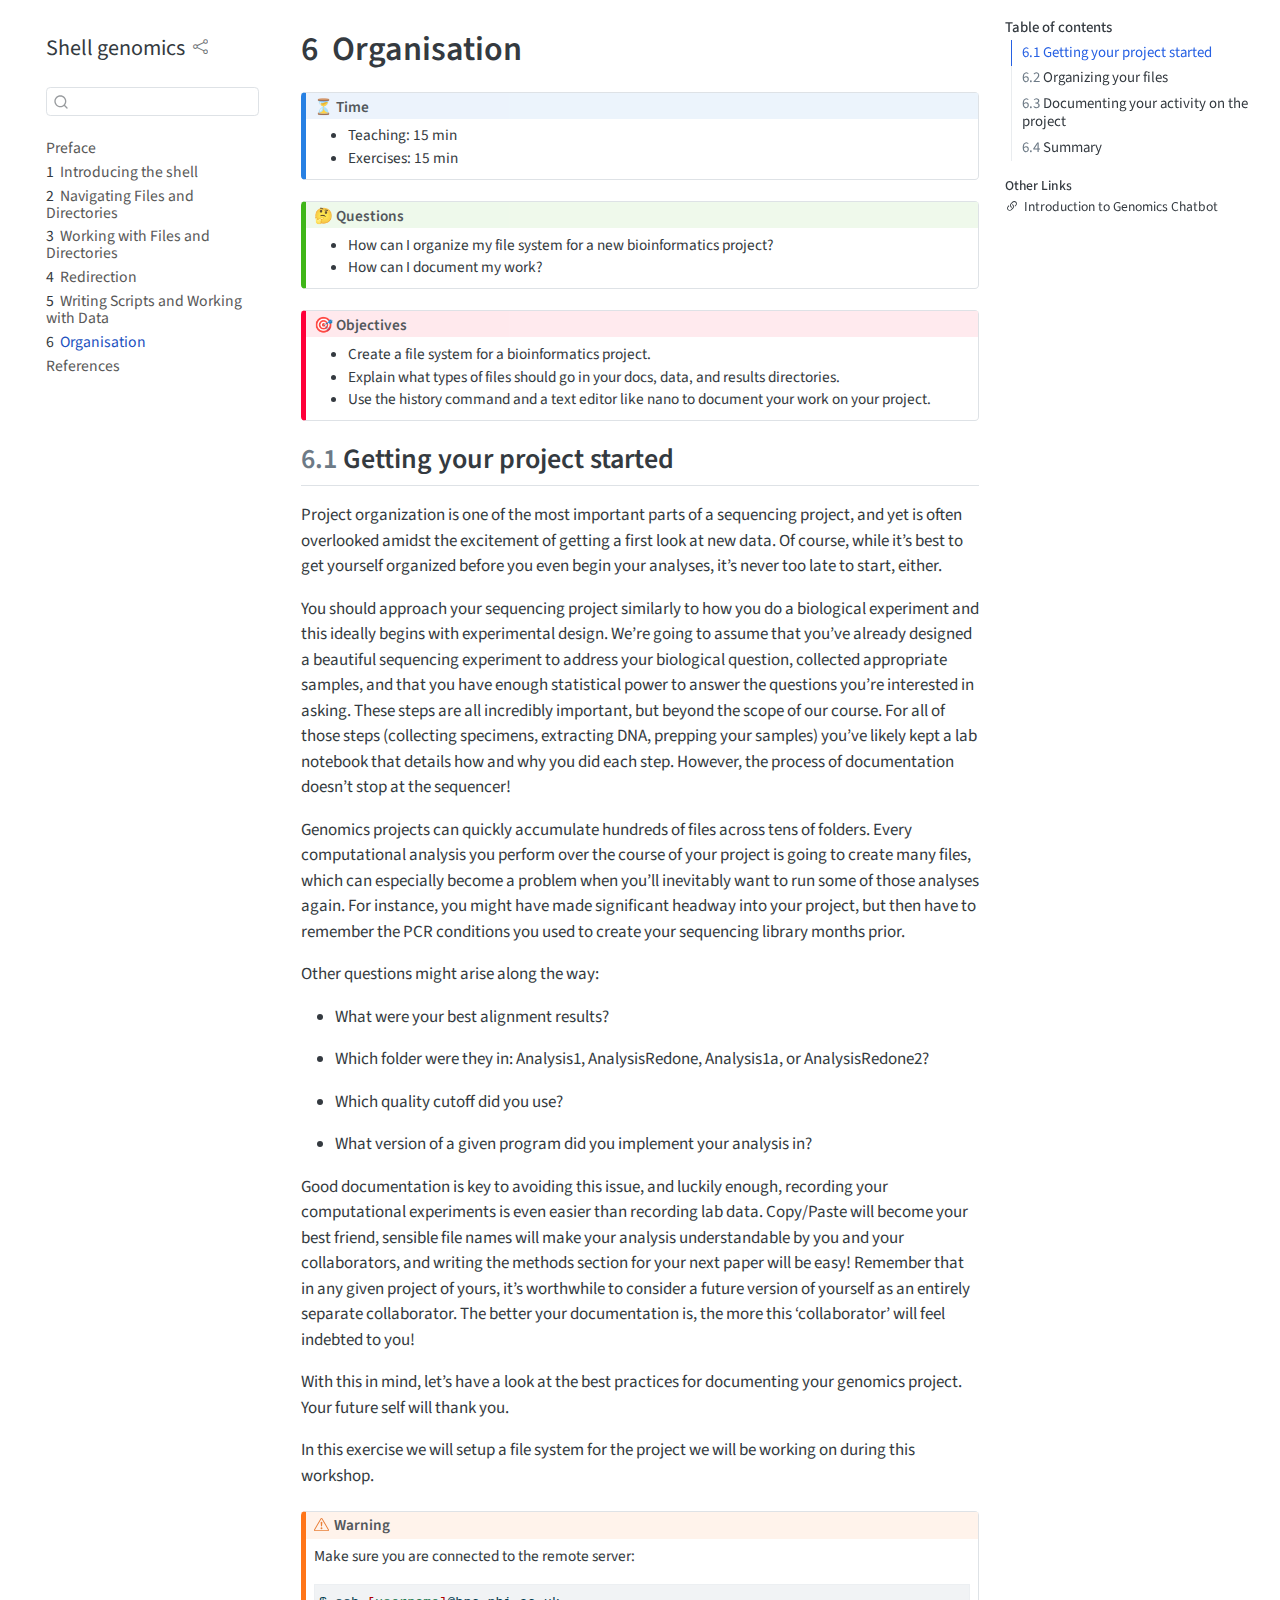
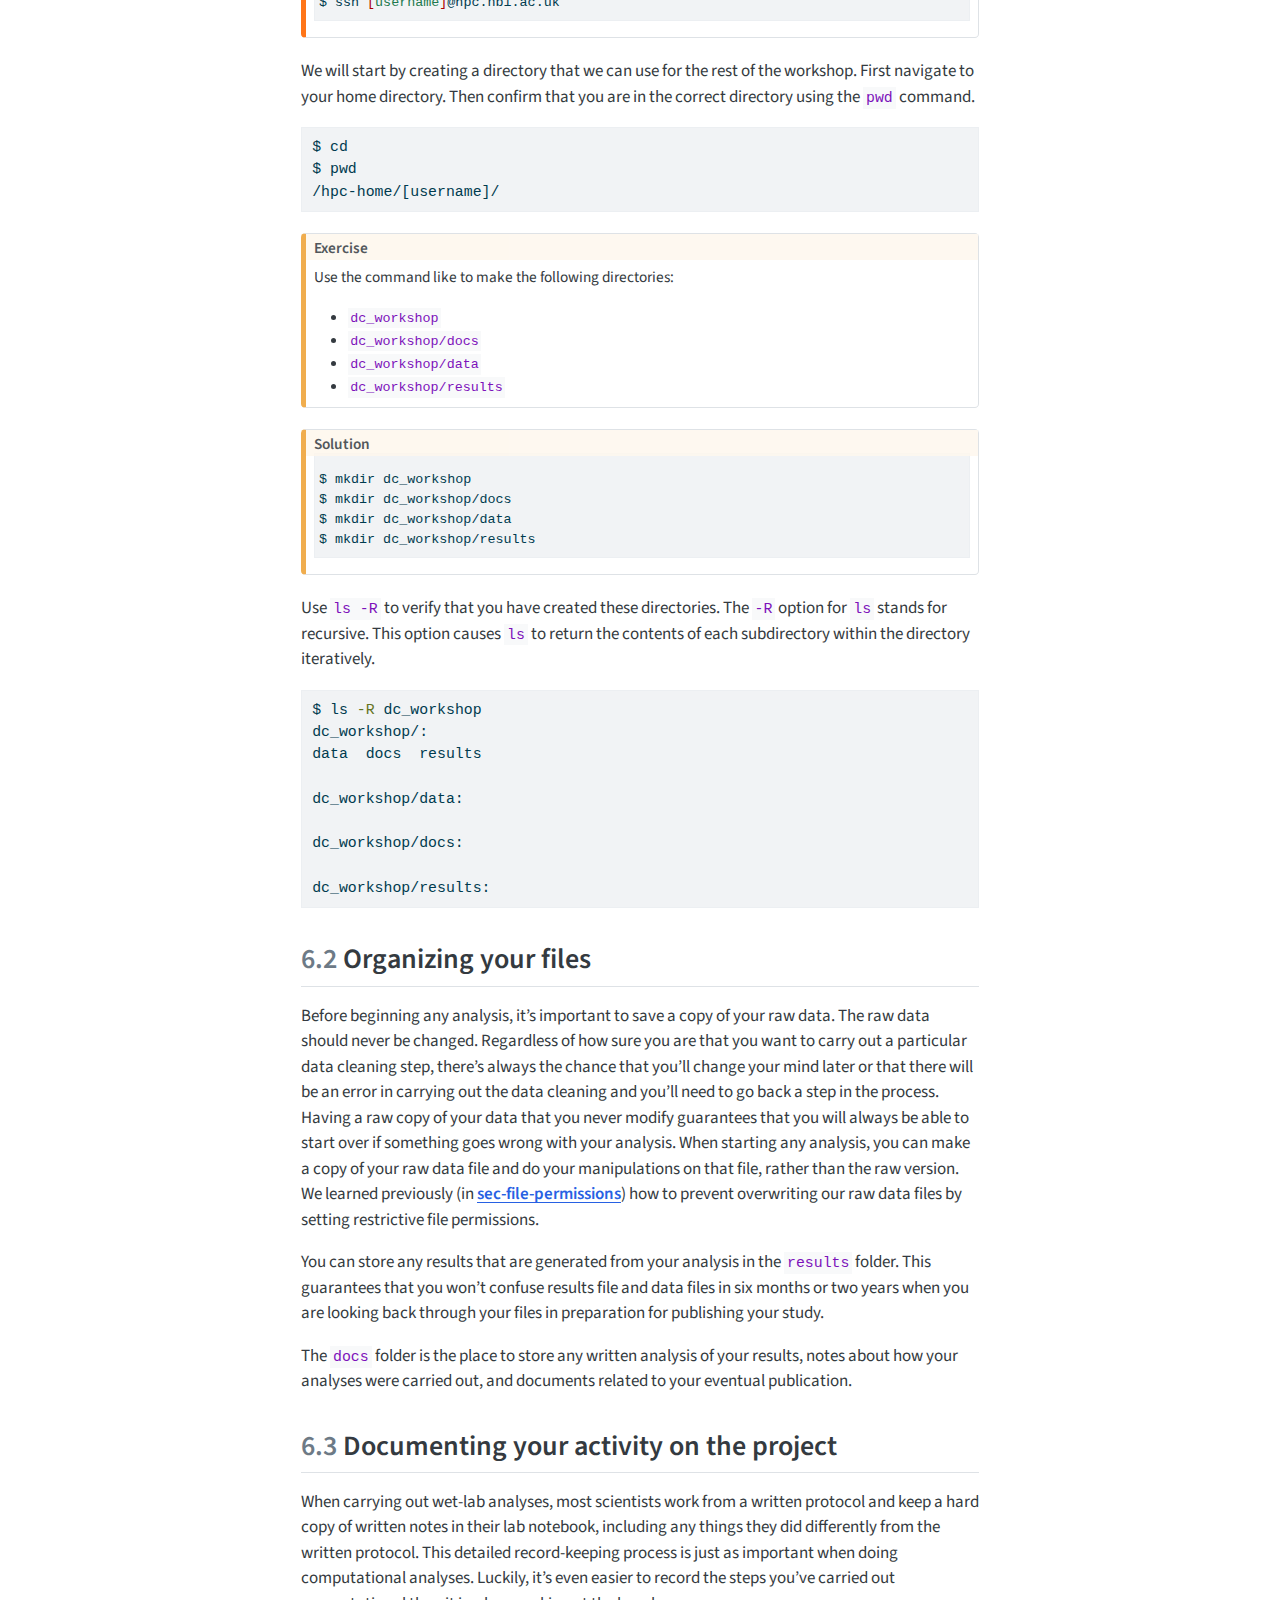
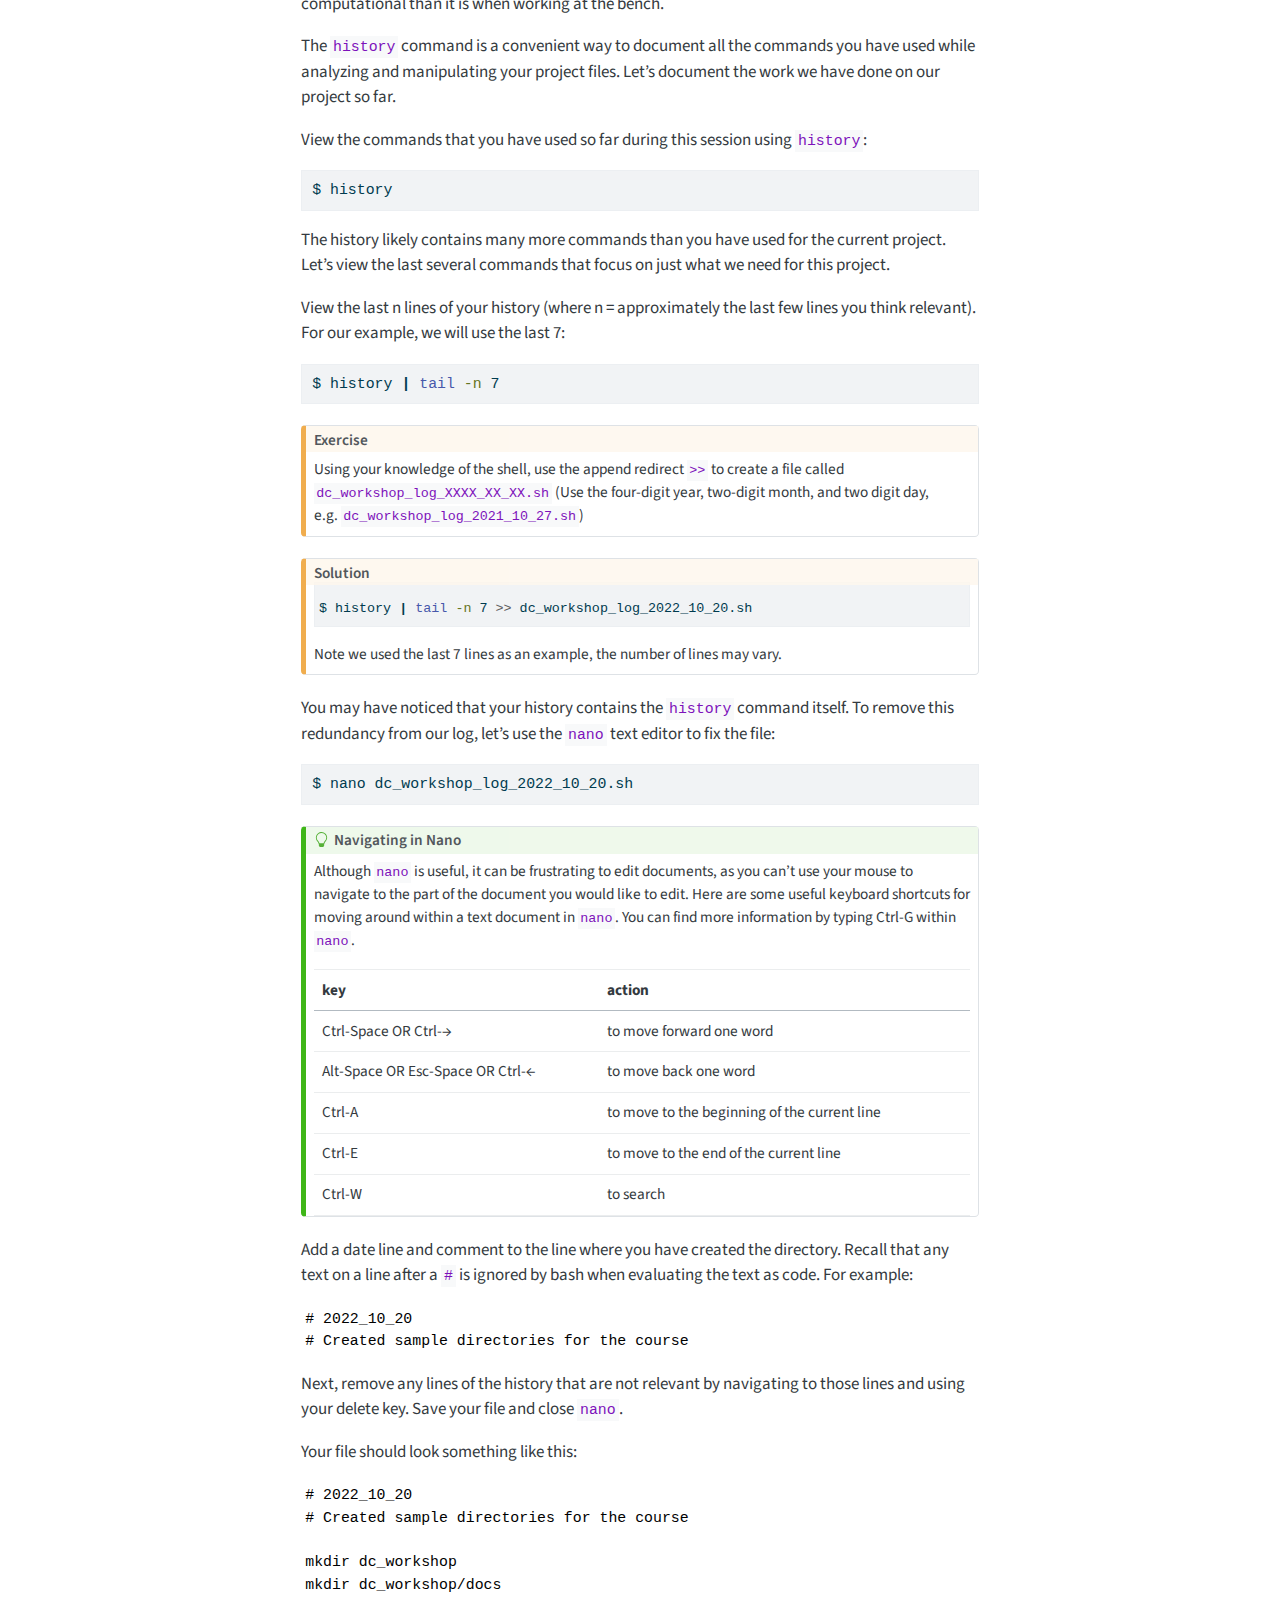
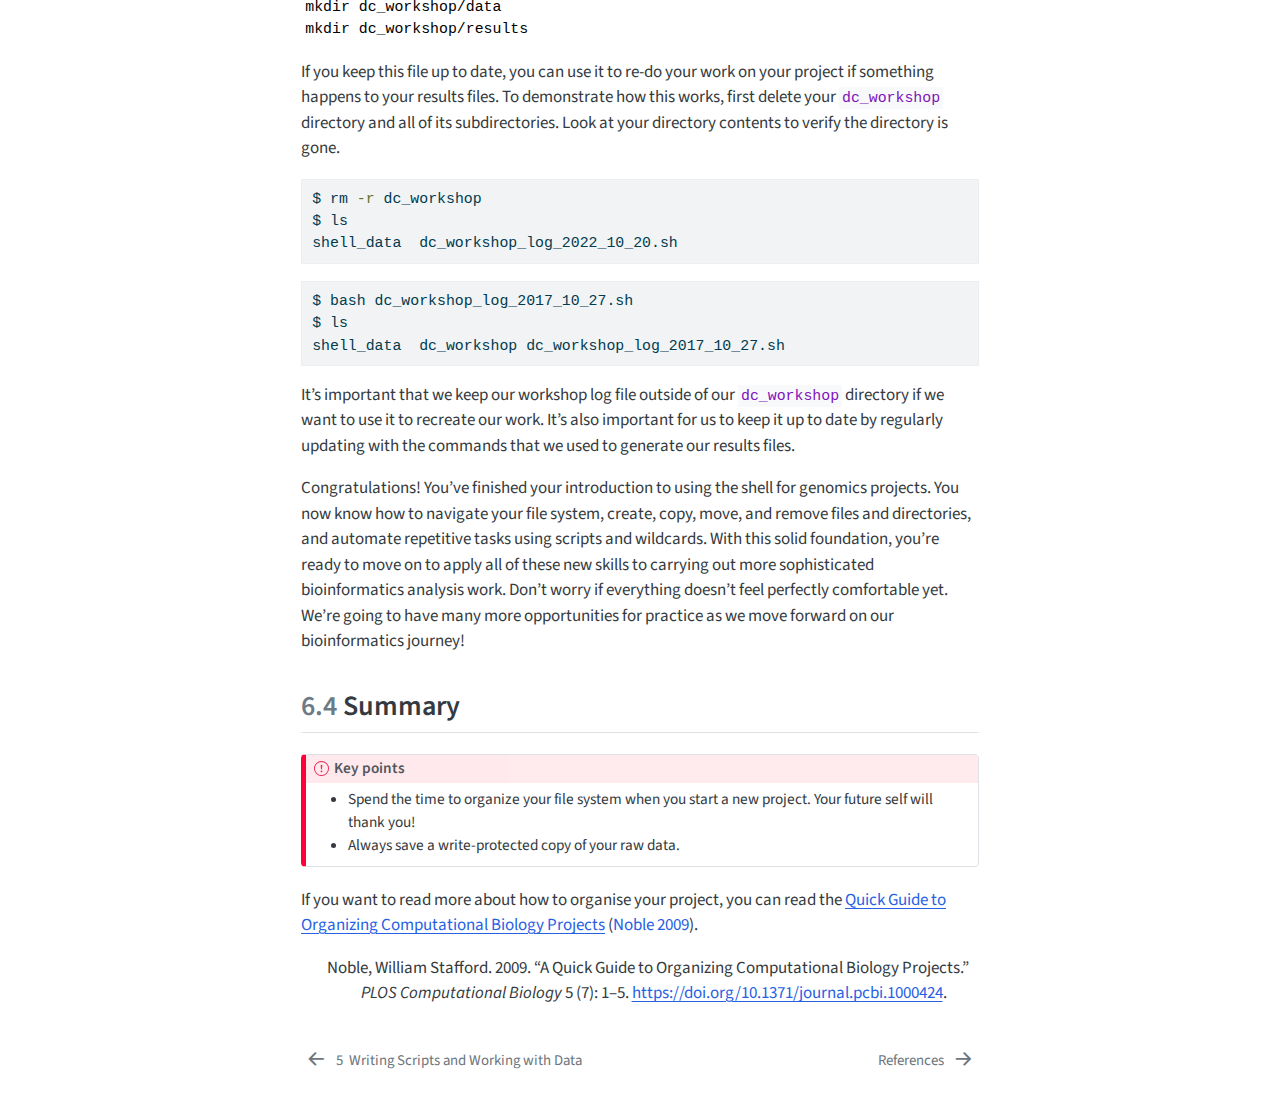
<file: docs/organisation.html>
<!DOCTYPE html>
<html xmlns="http://www.w3.org/1999/xhtml" lang="en" xml:lang="en"><head>

<meta charset="utf-8">
<meta name="generator" content="quarto-1.6.32">

<meta name="viewport" content="width=device-width, initial-scale=1.0, user-scalable=yes">


<title>6&nbsp; Organisation – Shell genomics</title>
<style>
code{white-space: pre-wrap;}
span.smallcaps{font-variant: small-caps;}
div.columns{display: flex; gap: min(4vw, 1.5em);}
div.column{flex: auto; overflow-x: auto;}
div.hanging-indent{margin-left: 1.5em; text-indent: -1.5em;}
ul.task-list{list-style: none;}
ul.task-list li input[type="checkbox"] {
  width: 0.8em;
  margin: 0 0.8em 0.2em -1em; /* quarto-specific, see https://github.com/quarto-dev/quarto-cli/issues/4556 */ 
  vertical-align: middle;
}
/* CSS for syntax highlighting */
pre > code.sourceCode { white-space: pre; position: relative; }
pre > code.sourceCode > span { line-height: 1.25; }
pre > code.sourceCode > span:empty { height: 1.2em; }
.sourceCode { overflow: visible; }
code.sourceCode > span { color: inherit; text-decoration: inherit; }
div.sourceCode { margin: 1em 0; }
pre.sourceCode { margin: 0; }
@media screen {
div.sourceCode { overflow: auto; }
}
@media print {
pre > code.sourceCode { white-space: pre-wrap; }
pre > code.sourceCode > span { display: inline-block; text-indent: -5em; padding-left: 5em; }
}
pre.numberSource code
  { counter-reset: source-line 0; }
pre.numberSource code > span
  { position: relative; left: -4em; counter-increment: source-line; }
pre.numberSource code > span > a:first-child::before
  { content: counter(source-line);
    position: relative; left: -1em; text-align: right; vertical-align: baseline;
    border: none; display: inline-block;
    -webkit-touch-callout: none; -webkit-user-select: none;
    -khtml-user-select: none; -moz-user-select: none;
    -ms-user-select: none; user-select: none;
    padding: 0 4px; width: 4em;
  }
pre.numberSource { margin-left: 3em;  padding-left: 4px; }
div.sourceCode
  {   }
@media screen {
pre > code.sourceCode > span > a:first-child::before { text-decoration: underline; }
}
/* CSS for citations */
div.csl-bib-body { }
div.csl-entry {
  clear: both;
  margin-bottom: 0em;
}
.hanging-indent div.csl-entry {
  margin-left:2em;
  text-indent:-2em;
}
div.csl-left-margin {
  min-width:2em;
  float:left;
}
div.csl-right-inline {
  margin-left:2em;
  padding-left:1em;
}
div.csl-indent {
  margin-left: 2em;
}</style>


<script src="site_libs/quarto-nav/quarto-nav.js"></script>
<script src="site_libs/quarto-nav/headroom.min.js"></script>
<script src="site_libs/clipboard/clipboard.min.js"></script>
<script src="site_libs/quarto-search/autocomplete.umd.js"></script>
<script src="site_libs/quarto-search/fuse.min.js"></script>
<script src="site_libs/quarto-search/quarto-search.js"></script>
<meta name="quarto:offset" content="./">
<link href="./references.html" rel="next">
<link href="./scripting.html" rel="prev">
<script src="site_libs/quarto-html/quarto.js"></script>
<script src="site_libs/quarto-html/popper.min.js"></script>
<script src="site_libs/quarto-html/tippy.umd.min.js"></script>
<script src="site_libs/quarto-html/anchor.min.js"></script>
<link href="site_libs/quarto-html/tippy.css" rel="stylesheet">
<link href="site_libs/quarto-html/quarto-syntax-highlighting-2486e1f0a3ee9ee1fc393803a1361cdb.css" rel="stylesheet" id="quarto-text-highlighting-styles">
<script src="site_libs/bootstrap/bootstrap.min.js"></script>
<link href="site_libs/bootstrap/bootstrap-icons.css" rel="stylesheet">
<link href="site_libs/bootstrap/bootstrap-8e8f0625c176dcbcc6033fd5d21bc89b.min.css" rel="stylesheet" append-hash="true" id="quarto-bootstrap" data-mode="light">
<script id="quarto-search-options" type="application/json">{
  "location": "sidebar",
  "copy-button": false,
  "collapse-after": 3,
  "panel-placement": "start",
  "type": "textbox",
  "limit": 50,
  "keyboard-shortcut": [
    "f",
    "/",
    "s"
  ],
  "show-item-context": false,
  "language": {
    "search-no-results-text": "No results",
    "search-matching-documents-text": "matching documents",
    "search-copy-link-title": "Copy link to search",
    "search-hide-matches-text": "Hide additional matches",
    "search-more-match-text": "more match in this document",
    "search-more-matches-text": "more matches in this document",
    "search-clear-button-title": "Clear",
    "search-text-placeholder": "",
    "search-detached-cancel-button-title": "Cancel",
    "search-submit-button-title": "Submit",
    "search-label": "Search"
  }
}</script>
<script async="" src="https://hypothes.is/embed.js"></script>
<script>
  window.document.addEventListener("DOMContentLoaded", function (_event) {
    document.body.classList.add('hypothesis-enabled');
  });
</script>


</head>

<body class="nav-sidebar floating">

<div id="quarto-search-results"></div>
  <header id="quarto-header" class="headroom fixed-top">
  <nav class="quarto-secondary-nav">
    <div class="container-fluid d-flex">
      <button type="button" class="quarto-btn-toggle btn" data-bs-toggle="collapse" role="button" data-bs-target=".quarto-sidebar-collapse-item" aria-controls="quarto-sidebar" aria-expanded="false" aria-label="Toggle sidebar navigation" onclick="if (window.quartoToggleHeadroom) { window.quartoToggleHeadroom(); }">
        <i class="bi bi-layout-text-sidebar-reverse"></i>
      </button>
        <nav class="quarto-page-breadcrumbs" aria-label="breadcrumb"><ol class="breadcrumb"><li class="breadcrumb-item"><a href="./organisation.html"><span class="chapter-number">6</span>&nbsp; <span class="chapter-title">Organisation</span></a></li></ol></nav>
        <a class="flex-grow-1" role="navigation" data-bs-toggle="collapse" data-bs-target=".quarto-sidebar-collapse-item" aria-controls="quarto-sidebar" aria-expanded="false" aria-label="Toggle sidebar navigation" onclick="if (window.quartoToggleHeadroom) { window.quartoToggleHeadroom(); }">      
        </a>
      <button type="button" class="btn quarto-search-button" aria-label="Search" onclick="window.quartoOpenSearch();">
        <i class="bi bi-search"></i>
      </button>
    </div>
  </nav>
</header>
<!-- content -->
<div id="quarto-content" class="quarto-container page-columns page-rows-contents page-layout-article">
<!-- sidebar -->
  <nav id="quarto-sidebar" class="sidebar collapse collapse-horizontal quarto-sidebar-collapse-item sidebar-navigation floating overflow-auto">
    <div class="pt-lg-2 mt-2 text-left sidebar-header">
    <div class="sidebar-title mb-0 py-0">
      <a href="./">Shell genomics</a> 
        <div class="sidebar-tools-main">
    <div class="dropdown">
      <a href="" title="Share" id="quarto-navigation-tool-dropdown-0" class="quarto-navigation-tool dropdown-toggle px-1" data-bs-toggle="dropdown" aria-expanded="false" role="link" aria-label="Share"><i class="bi bi-share"></i></a>
      <ul class="dropdown-menu" aria-labelledby="quarto-navigation-tool-dropdown-0">
          <li>
            <a class="dropdown-item sidebar-tools-main-item" href="https://twitter.com/intent/tweet?url=|url|">
              <i class="bi bi-twitter pe-1"></i>
            Twitter
            </a>
          </li>
          <li>
            <a class="dropdown-item sidebar-tools-main-item" href="https://www.facebook.com/sharer/sharer.php?u=|url|">
              <i class="bi bi-facebook pe-1"></i>
            Facebook
            </a>
          </li>
      </ul>
    </div>
</div>
    </div>
      </div>
        <div class="mt-2 flex-shrink-0 align-items-center">
        <div class="sidebar-search">
        <div id="quarto-search" class="" title="Search"></div>
        </div>
        </div>
    <div class="sidebar-menu-container"> 
    <ul class="list-unstyled mt-1">
        <li class="sidebar-item">
  <div class="sidebar-item-container"> 
  <a href="./index.html" class="sidebar-item-text sidebar-link">
 <span class="menu-text">Preface</span></a>
  </div>
</li>
        <li class="sidebar-item">
  <div class="sidebar-item-container"> 
  <a href="./intro.html" class="sidebar-item-text sidebar-link">
 <span class="menu-text"><span class="chapter-number">1</span>&nbsp; <span class="chapter-title">Introducing the shell</span></span></a>
  </div>
</li>
        <li class="sidebar-item">
  <div class="sidebar-item-container"> 
  <a href="./navigation.html" class="sidebar-item-text sidebar-link">
 <span class="menu-text"><span class="chapter-number">2</span>&nbsp; <span class="chapter-title">Navigating Files and Directories</span></span></a>
  </div>
</li>
        <li class="sidebar-item">
  <div class="sidebar-item-container"> 
  <a href="./work-with-files-and-dir.html" class="sidebar-item-text sidebar-link">
 <span class="menu-text"><span class="chapter-number">3</span>&nbsp; <span class="chapter-title">Working with Files and Directories</span></span></a>
  </div>
</li>
        <li class="sidebar-item">
  <div class="sidebar-item-container"> 
  <a href="./redirection.html" class="sidebar-item-text sidebar-link">
 <span class="menu-text"><span class="chapter-number">4</span>&nbsp; <span class="chapter-title">Redirection</span></span></a>
  </div>
</li>
        <li class="sidebar-item">
  <div class="sidebar-item-container"> 
  <a href="./scripting.html" class="sidebar-item-text sidebar-link">
 <span class="menu-text"><span class="chapter-number">5</span>&nbsp; <span class="chapter-title">Writing Scripts and Working with Data</span></span></a>
  </div>
</li>
        <li class="sidebar-item">
  <div class="sidebar-item-container"> 
  <a href="./organisation.html" class="sidebar-item-text sidebar-link active">
 <span class="menu-text"><span class="chapter-number">6</span>&nbsp; <span class="chapter-title">Organisation</span></span></a>
  </div>
</li>
        <li class="sidebar-item">
  <div class="sidebar-item-container"> 
  <a href="./references.html" class="sidebar-item-text sidebar-link">
 <span class="menu-text">References</span></a>
  </div>
</li>
    </ul>
    </div>
</nav>
<div id="quarto-sidebar-glass" class="quarto-sidebar-collapse-item" data-bs-toggle="collapse" data-bs-target=".quarto-sidebar-collapse-item"></div>
<!-- margin-sidebar -->
    <div id="quarto-margin-sidebar" class="sidebar margin-sidebar">
        <nav id="TOC" role="doc-toc" class="toc-active">
    <h2 id="toc-title">Table of contents</h2>
   
  <ul>
  <li><a href="#getting-your-project-started" id="toc-getting-your-project-started" class="nav-link active" data-scroll-target="#getting-your-project-started"><span class="header-section-number">6.1</span> Getting your project started</a></li>
  <li><a href="#organizing-your-files" id="toc-organizing-your-files" class="nav-link" data-scroll-target="#organizing-your-files"><span class="header-section-number">6.2</span> Organizing your files</a></li>
  <li><a href="#documenting-your-activity-on-the-project" id="toc-documenting-your-activity-on-the-project" class="nav-link" data-scroll-target="#documenting-your-activity-on-the-project"><span class="header-section-number">6.3</span> Documenting your activity on the project</a></li>
  <li><a href="#summary" id="toc-summary" class="nav-link" data-scroll-target="#summary"><span class="header-section-number">6.4</span> Summary</a></li>
  </ul>
<div class="quarto-other-links"><h2>Other Links</h2><ul><li><a href="https://tsl-bioinformatics.shinyapps.io/genomics_chatbot/" target="_blank"><i class="bi bi-link-45deg"></i>Introduction to Genomics Chatbot</a></li></ul></div></nav>
    </div>
<!-- main -->
<main class="content" id="quarto-document-content">

<header id="title-block-header" class="quarto-title-block default">
<div class="quarto-title">
<h1 class="title"><span id="sec-organisation" class="quarto-section-identifier"><span class="chapter-number">6</span>&nbsp; <span class="chapter-title">Organisation</span></span></h1>
</div>



<div class="quarto-title-meta">

    
  
    
  </div>
  


</header>


<div class="callout callout-style-default callout-note no-icon callout-titled">
<div class="callout-header d-flex align-content-center">
<div class="callout-icon-container">
<i class="callout-icon no-icon"></i>
</div>
<div class="callout-title-container flex-fill">
⏳ Time
</div>
</div>
<div class="callout-body-container callout-body">
<ul>
<li>Teaching: 15 min</li>
<li>Exercises: 15 min</li>
</ul>
</div>
</div>
<div class="callout callout-style-default callout-tip no-icon callout-titled">
<div class="callout-header d-flex align-content-center">
<div class="callout-icon-container">
<i class="callout-icon no-icon"></i>
</div>
<div class="callout-title-container flex-fill">
🤔 Questions
</div>
</div>
<div class="callout-body-container callout-body">
<ul>
<li>How can I organize my file system for a new bioinformatics project?</li>
<li>How can I document my work?</li>
</ul>
</div>
</div>
<div class="callout callout-style-default callout-important no-icon callout-titled">
<div class="callout-header d-flex align-content-center">
<div class="callout-icon-container">
<i class="callout-icon no-icon"></i>
</div>
<div class="callout-title-container flex-fill">
🎯 Objectives
</div>
</div>
<div class="callout-body-container callout-body">
<ul>
<li>Create a file system for a bioinformatics project.</li>
<li>Explain what types of files should go in your docs, data, and results directories.</li>
<li>Use the history command and a text editor like nano to document your work on your project.</li>
</ul>
</div>
</div>
<section id="getting-your-project-started" class="level2" data-number="6.1">
<h2 data-number="6.1" class="anchored" data-anchor-id="getting-your-project-started"><span class="header-section-number">6.1</span> Getting your project started</h2>
<p>Project organization is one of the most important parts of a sequencing project, and yet is often overlooked amidst the excitement of getting a first look at new data. Of course, while it’s best to get yourself organized before you even begin your analyses, it’s never too late to start, either.</p>
<p>You should approach your sequencing project similarly to how you do a biological experiment and this ideally begins with experimental design. We’re going to assume that you’ve already designed a beautiful sequencing experiment to address your biological question, collected appropriate samples, and that you have enough statistical power to answer the questions you’re interested in asking. These steps are all incredibly important, but beyond the scope of our course. For all of those steps (collecting specimens, extracting DNA, prepping your samples) you’ve likely kept a lab notebook that details how and why you did each step. However, the process of documentation doesn’t stop at the sequencer!</p>
<p>Genomics projects can quickly accumulate hundreds of files across tens of folders. Every computational analysis you perform over the course of your project is going to create many files, which can especially become a problem when you’ll inevitably want to run some of those analyses again. For instance, you might have made significant headway into your project, but then have to remember the PCR conditions you used to create your sequencing library months prior.</p>
<p>Other questions might arise along the way:</p>
<ul>
<li><p>What were your best alignment results?</p></li>
<li><p>Which folder were they in: Analysis1, AnalysisRedone, Analysis1a, or AnalysisRedone2?</p></li>
<li><p>Which quality cutoff did you use?</p></li>
<li><p>What version of a given program did you implement your analysis in?</p></li>
</ul>
<p>Good documentation is key to avoiding this issue, and luckily enough, recording your computational experiments is even easier than recording lab data. Copy/Paste will become your best friend, sensible file names will make your analysis understandable by you and your collaborators, and writing the methods section for your next paper will be easy! Remember that in any given project of yours, it’s worthwhile to consider a future version of yourself as an entirely separate collaborator. The better your documentation is, the more this ‘collaborator’ will feel indebted to you!</p>
<p>With this in mind, let’s have a look at the best practices for documenting your genomics project. Your future self will thank you.</p>
<p>In this exercise we will setup a file system for the project we will be working on during this workshop.</p>
<div class="callout callout-style-default callout-warning callout-titled">
<div class="callout-header d-flex align-content-center">
<div class="callout-icon-container">
<i class="callout-icon"></i>
</div>
<div class="callout-title-container flex-fill">
Warning
</div>
</div>
<div class="callout-body-container callout-body">
<p>Make sure you are connected to the remote server:</p>
<div class="sourceCode" id="cb1"><pre class="sourceCode bash"><code class="sourceCode bash"><span id="cb1-1"><a href="#cb1-1" aria-hidden="true" tabindex="-1"></a><span class="ex">$</span> ssh <span class="pp">[</span><span class="ss">username</span><span class="pp">]</span>@hpc.nbi.ac.uk</span></code></pre></div>
</div>
</div>
<p>We will start by creating a directory that we can use for the rest of the workshop. First navigate to your home directory. Then confirm that you are in the correct directory using the <code>pwd</code> command.</p>
<div class="sourceCode" id="cb2"><pre class="sourceCode bash"><code class="sourceCode bash"><span id="cb2-1"><a href="#cb2-1" aria-hidden="true" tabindex="-1"></a><span class="ex">$</span> cd</span>
<span id="cb2-2"><a href="#cb2-2" aria-hidden="true" tabindex="-1"></a><span class="ex">$</span> pwd</span>
<span id="cb2-3"><a href="#cb2-3" aria-hidden="true" tabindex="-1"></a><span class="ex">/hpc-home/[username]/</span></span></code></pre></div>
<div class="callout callout-style-default callout-caution no-icon callout-titled">
<div class="callout-header d-flex align-content-center">
<div class="callout-icon-container">
<i class="callout-icon no-icon"></i>
</div>
<div class="callout-title-container flex-fill">
Exercise
</div>
</div>
<div class="callout-body-container callout-body">
<p>Use the command like to make the following directories:</p>
<ul>
<li><code>dc_workshop</code></li>
<li><code>dc_workshop/docs</code></li>
<li><code>dc_workshop/data</code></li>
<li><code>dc_workshop/results</code></li>
</ul>
</div>
</div>
<div class="callout callout-style-default callout-caution no-icon callout-titled">
<div class="callout-header d-flex align-content-center">
<div class="callout-icon-container">
<i class="callout-icon no-icon"></i>
</div>
<div class="callout-title-container flex-fill">
Solution
</div>
</div>
<div class="callout-body-container callout-body">
<div class="sourceCode" id="cb3"><pre class="sourceCode bash"><code class="sourceCode bash"><span id="cb3-1"><a href="#cb3-1" aria-hidden="true" tabindex="-1"></a><span class="ex">$</span> mkdir dc_workshop</span>
<span id="cb3-2"><a href="#cb3-2" aria-hidden="true" tabindex="-1"></a><span class="ex">$</span> mkdir dc_workshop/docs</span>
<span id="cb3-3"><a href="#cb3-3" aria-hidden="true" tabindex="-1"></a><span class="ex">$</span> mkdir dc_workshop/data</span>
<span id="cb3-4"><a href="#cb3-4" aria-hidden="true" tabindex="-1"></a><span class="ex">$</span> mkdir dc_workshop/results</span></code></pre></div>
</div>
</div>
<p>Use <code>ls -R</code> to verify that you have created these directories. The <code>-R</code> option for <code>ls</code> stands for recursive. This option causes <code>ls</code> to return the contents of each subdirectory within the directory iteratively.</p>
<div class="sourceCode" id="cb4"><pre class="sourceCode bash"><code class="sourceCode bash"><span id="cb4-1"><a href="#cb4-1" aria-hidden="true" tabindex="-1"></a><span class="ex">$</span> ls <span class="at">-R</span> dc_workshop</span>
<span id="cb4-2"><a href="#cb4-2" aria-hidden="true" tabindex="-1"></a><span class="ex">dc_workshop/:</span></span>
<span id="cb4-3"><a href="#cb4-3" aria-hidden="true" tabindex="-1"></a><span class="ex">data</span>  docs  results</span>
<span id="cb4-4"><a href="#cb4-4" aria-hidden="true" tabindex="-1"></a></span>
<span id="cb4-5"><a href="#cb4-5" aria-hidden="true" tabindex="-1"></a><span class="ex">dc_workshop/data:</span></span>
<span id="cb4-6"><a href="#cb4-6" aria-hidden="true" tabindex="-1"></a></span>
<span id="cb4-7"><a href="#cb4-7" aria-hidden="true" tabindex="-1"></a><span class="ex">dc_workshop/docs:</span></span>
<span id="cb4-8"><a href="#cb4-8" aria-hidden="true" tabindex="-1"></a></span>
<span id="cb4-9"><a href="#cb4-9" aria-hidden="true" tabindex="-1"></a><span class="ex">dc_workshop/results:</span> </span></code></pre></div>
</section>
<section id="organizing-your-files" class="level2" data-number="6.2">
<h2 data-number="6.2" class="anchored" data-anchor-id="organizing-your-files"><span class="header-section-number">6.2</span> Organizing your files</h2>
<p>Before beginning any analysis, it’s important to save a copy of your raw data. The raw data should never be changed. Regardless of how sure you are that you want to carry out a particular data cleaning step, there’s always the chance that you’ll change your mind later or that there will be an error in carrying out the data cleaning and you’ll need to go back a step in the process. Having a raw copy of your data that you never modify guarantees that you will always be able to start over if something goes wrong with your analysis. When starting any analysis, you can make a copy of your raw data file and do your manipulations on that file, rather than the raw version. We learned previously (in <a href="#sec-file-permissions" class="quarto-xref"><span class="quarto-unresolved-ref">sec-file-permissions</span></a>) how to prevent overwriting our raw data files by setting restrictive file permissions.</p>
<p>You can store any results that are generated from your analysis in the <code>results</code> folder. This guarantees that you won’t confuse results file and data files in six months or two years when you are looking back through your files in preparation for publishing your study.</p>
<p>The <code>docs</code> folder is the place to store any written analysis of your results, notes about how your analyses were carried out, and documents related to your eventual publication.</p>
</section>
<section id="documenting-your-activity-on-the-project" class="level2" data-number="6.3">
<h2 data-number="6.3" class="anchored" data-anchor-id="documenting-your-activity-on-the-project"><span class="header-section-number">6.3</span> Documenting your activity on the project</h2>
<p>When carrying out wet-lab analyses, most scientists work from a written protocol and keep a hard copy of written notes in their lab notebook, including any things they did differently from the written protocol. This detailed record-keeping process is just as important when doing computational analyses. Luckily, it’s even easier to record the steps you’ve carried out computational than it is when working at the bench.</p>
<p>The <code>history</code> command is a convenient way to document all the commands you have used while analyzing and manipulating your project files. Let’s document the work we have done on our project so far.</p>
<p>View the commands that you have used so far during this session using <code>history</code>:</p>
<div class="sourceCode" id="cb5"><pre class="sourceCode bash"><code class="sourceCode bash"><span id="cb5-1"><a href="#cb5-1" aria-hidden="true" tabindex="-1"></a><span class="ex">$</span> history</span></code></pre></div>
<p>The history likely contains many more commands than you have used for the current project. Let’s view the last several commands that focus on just what we need for this project.</p>
<p>View the last n lines of your history (where n = approximately the last few lines you think relevant). For our example, we will use the last 7:</p>
<div class="sourceCode" id="cb6"><pre class="sourceCode bash"><code class="sourceCode bash"><span id="cb6-1"><a href="#cb6-1" aria-hidden="true" tabindex="-1"></a><span class="ex">$</span> history <span class="kw">|</span> <span class="fu">tail</span> <span class="at">-n</span> 7</span></code></pre></div>
<div class="callout callout-style-default callout-caution no-icon callout-titled">
<div class="callout-header d-flex align-content-center">
<div class="callout-icon-container">
<i class="callout-icon no-icon"></i>
</div>
<div class="callout-title-container flex-fill">
Exercise
</div>
</div>
<div class="callout-body-container callout-body">
<p>Using your knowledge of the shell, use the append redirect <code>&gt;&gt;</code> to create a file called <code>dc_workshop_log_XXXX_XX_XX.sh</code> (Use the four-digit year, two-digit month, and two digit day, e.g.&nbsp;<code>dc_workshop_log_2021_10_27.sh</code>)</p>
</div>
</div>
<div class="callout callout-style-default callout-caution no-icon callout-titled">
<div class="callout-header d-flex align-content-center">
<div class="callout-icon-container">
<i class="callout-icon no-icon"></i>
</div>
<div class="callout-title-container flex-fill">
Solution
</div>
</div>
<div class="callout-body-container callout-body">
<div class="sourceCode" id="cb7"><pre class="sourceCode bash"><code class="sourceCode bash"><span id="cb7-1"><a href="#cb7-1" aria-hidden="true" tabindex="-1"></a><span class="ex">$</span> history <span class="kw">|</span> <span class="fu">tail</span> <span class="at">-n</span> 7 <span class="op">&gt;&gt;</span> dc_workshop_log_2022_10_20.sh</span></code></pre></div>
<p>Note we used the last 7 lines as an example, the number of lines may vary.</p>
</div>
</div>
<p>You may have noticed that your history contains the <code>history</code> command itself. To remove this redundancy from our log, let’s use the <code>nano</code> text editor to fix the file:</p>
<div class="sourceCode" id="cb8"><pre class="sourceCode bash"><code class="sourceCode bash"><span id="cb8-1"><a href="#cb8-1" aria-hidden="true" tabindex="-1"></a><span class="ex">$</span> nano dc_workshop_log_2022_10_20.sh</span></code></pre></div>
<div class="callout callout-style-default callout-tip callout-titled">
<div class="callout-header d-flex align-content-center">
<div class="callout-icon-container">
<i class="callout-icon"></i>
</div>
<div class="callout-title-container flex-fill">
Navigating in Nano
</div>
</div>
<div class="callout-body-container callout-body">
<p>Although <code>nano</code> is useful, it can be frustrating to edit documents, as you can’t use your mouse to navigate to the part of the document you would like to edit. Here are some useful keyboard shortcuts for moving around within a text document in <code>nano</code>. You can find more information by typing Ctrl-G within <code>nano</code>.</p>
<table class="caption-top table">
<colgroup>
<col style="width: 43%">
<col style="width: 56%">
</colgroup>
<thead>
<tr class="header">
<th style="text-align: left;">key</th>
<th style="text-align: left;">action</th>
</tr>
</thead>
<tbody>
<tr class="odd">
<td style="text-align: left;">Ctrl-Space OR Ctrl-→</td>
<td style="text-align: left;">to move forward one word</td>
</tr>
<tr class="even">
<td style="text-align: left;">Alt-Space OR Esc-Space OR Ctrl-←</td>
<td style="text-align: left;">to move back one word</td>
</tr>
<tr class="odd">
<td style="text-align: left;">Ctrl-A</td>
<td style="text-align: left;">to move to the beginning of the current line</td>
</tr>
<tr class="even">
<td style="text-align: left;">Ctrl-E</td>
<td style="text-align: left;">to move to the end of the current line</td>
</tr>
<tr class="odd">
<td style="text-align: left;">Ctrl-W</td>
<td style="text-align: left;">to search</td>
</tr>
</tbody>
</table>
</div>
</div>
<p>Add a date line and comment to the line where you have created the directory. Recall that any text on a line after a <code>#</code> is ignored by bash when evaluating the text as code. For example:</p>
<pre><code># 2022_10_20   
# Created sample directories for the course</code></pre>
<p>Next, remove any lines of the history that are not relevant by navigating to those lines and using your delete key. Save your file and close <code>nano</code>.</p>
<p>Your file should look something like this:</p>
<pre><code># 2022_10_20   
# Created sample directories for the course

mkdir dc_workshop
mkdir dc_workshop/docs
mkdir dc_workshop/data
mkdir dc_workshop/results</code></pre>
<p>If you keep this file up to date, you can use it to re-do your work on your project if something happens to your results files. To demonstrate how this works, first delete your <code>dc_workshop</code> directory and all of its subdirectories. Look at your directory contents to verify the directory is gone.</p>
<div class="sourceCode" id="cb11"><pre class="sourceCode bash"><code class="sourceCode bash"><span id="cb11-1"><a href="#cb11-1" aria-hidden="true" tabindex="-1"></a><span class="ex">$</span> rm <span class="at">-r</span> dc_workshop</span>
<span id="cb11-2"><a href="#cb11-2" aria-hidden="true" tabindex="-1"></a><span class="ex">$</span> ls</span>
<span id="cb11-3"><a href="#cb11-3" aria-hidden="true" tabindex="-1"></a><span class="ex">shell_data</span>  dc_workshop_log_2022_10_20.sh</span></code></pre></div>
<div class="sourceCode" id="cb12"><pre class="sourceCode bash"><code class="sourceCode bash"><span id="cb12-1"><a href="#cb12-1" aria-hidden="true" tabindex="-1"></a><span class="ex">$</span> bash dc_workshop_log_2017_10_27.sh</span>
<span id="cb12-2"><a href="#cb12-2" aria-hidden="true" tabindex="-1"></a><span class="ex">$</span> ls</span>
<span id="cb12-3"><a href="#cb12-3" aria-hidden="true" tabindex="-1"></a><span class="ex">shell_data</span>  dc_workshop dc_workshop_log_2017_10_27.sh</span></code></pre></div>
<p>It’s important that we keep our workshop log file outside of our <code>dc_workshop</code> directory if we want to use it to recreate our work. It’s also important for us to keep it up to date by regularly updating with the commands that we used to generate our results files.</p>
<p>Congratulations! You’ve finished your introduction to using the shell for genomics projects. You now know how to navigate your file system, create, copy, move, and remove files and directories, and automate repetitive tasks using scripts and wildcards. With this solid foundation, you’re ready to move on to apply all of these new skills to carrying out more sophisticated bioinformatics analysis work. Don’t worry if everything doesn’t feel perfectly comfortable yet. We’re going to have many more opportunities for practice as we move forward on our bioinformatics journey!</p>
</section>
<section id="summary" class="level2" data-number="6.4">
<h2 data-number="6.4" class="anchored" data-anchor-id="summary"><span class="header-section-number">6.4</span> Summary</h2>
<div class="callout callout-style-default callout-important callout-titled">
<div class="callout-header d-flex align-content-center">
<div class="callout-icon-container">
<i class="callout-icon"></i>
</div>
<div class="callout-title-container flex-fill">
Key points
</div>
</div>
<div class="callout-body-container callout-body">
<ul>
<li>Spend the time to organize your file system when you start a new project. Your future self will thank you!</li>
<li>Always save a write-protected copy of your raw data.</li>
</ul>
</div>
</div>
<p>If you want to read more about how to organise your project, you can read the <a href="http://journals.plos.org/ploscompbiol/article?id=10.1371/journal.pcbi.1000424">Quick Guide to Organizing Computational Biology Projects</a> <span class="citation" data-cites="noble2009organization">(<a href="#ref-noble2009organization" role="doc-biblioref">Noble 2009</a>)</span>.</p>


<div id="refs" class="references csl-bib-body hanging-indent" data-entry-spacing="0" role="list">
<div id="ref-noble2009organization" class="csl-entry" role="listitem">
Noble, William Stafford. 2009. <span>“A Quick Guide to Organizing Computational Biology Projects.”</span> <em>PLOS Computational Biology</em> 5 (7): 1–5. <a href="https://doi.org/10.1371/journal.pcbi.1000424">https://doi.org/10.1371/journal.pcbi.1000424</a>.
</div>
</div>
</section>

</main> <!-- /main -->
<script id="quarto-html-after-body" type="application/javascript">
window.document.addEventListener("DOMContentLoaded", function (event) {
  const toggleBodyColorMode = (bsSheetEl) => {
    const mode = bsSheetEl.getAttribute("data-mode");
    const bodyEl = window.document.querySelector("body");
    if (mode === "dark") {
      bodyEl.classList.add("quarto-dark");
      bodyEl.classList.remove("quarto-light");
    } else {
      bodyEl.classList.add("quarto-light");
      bodyEl.classList.remove("quarto-dark");
    }
  }
  const toggleBodyColorPrimary = () => {
    const bsSheetEl = window.document.querySelector("link#quarto-bootstrap");
    if (bsSheetEl) {
      toggleBodyColorMode(bsSheetEl);
    }
  }
  toggleBodyColorPrimary();  
  const icon = "";
  const anchorJS = new window.AnchorJS();
  anchorJS.options = {
    placement: 'right',
    icon: icon
  };
  anchorJS.add('.anchored');
    var localhostRegex = new RegExp(/^(?:http|https):\/\/localhost\:?[0-9]*\//);
    var mailtoRegex = new RegExp(/^mailto:/);
      var filterRegex = new RegExp('/' + window.location.host + '/');
    var isInternal = (href) => {
        return filterRegex.test(href) || localhostRegex.test(href) || mailtoRegex.test(href);
    }
    // Inspect non-navigation links and adorn them if external
 	var links = window.document.querySelectorAll('a[href]:not(.nav-link):not(.navbar-brand):not(.toc-action):not(.sidebar-link):not(.sidebar-item-toggle):not(.pagination-link):not(.no-external):not([aria-hidden]):not(.dropdown-item):not(.quarto-navigation-tool):not(.about-link)');
    for (var i=0; i<links.length; i++) {
      const link = links[i];
      if (!isInternal(link.href)) {
        // undo the damage that might have been done by quarto-nav.js in the case of
        // links that we want to consider external
        if (link.dataset.originalHref !== undefined) {
          link.href = link.dataset.originalHref;
        }
      }
    }
  function tippyHover(el, contentFn, onTriggerFn, onUntriggerFn) {
    const config = {
      allowHTML: true,
      maxWidth: 500,
      delay: 100,
      arrow: false,
      appendTo: function(el) {
          return el.parentElement;
      },
      interactive: true,
      interactiveBorder: 10,
      theme: 'quarto',
      placement: 'bottom-start',
    };
    if (contentFn) {
      config.content = contentFn;
    }
    if (onTriggerFn) {
      config.onTrigger = onTriggerFn;
    }
    if (onUntriggerFn) {
      config.onUntrigger = onUntriggerFn;
    }
    window.tippy(el, config); 
  }
  const noterefs = window.document.querySelectorAll('a[role="doc-noteref"]');
  for (var i=0; i<noterefs.length; i++) {
    const ref = noterefs[i];
    tippyHover(ref, function() {
      // use id or data attribute instead here
      let href = ref.getAttribute('data-footnote-href') || ref.getAttribute('href');
      try { href = new URL(href).hash; } catch {}
      const id = href.replace(/^#\/?/, "");
      const note = window.document.getElementById(id);
      if (note) {
        return note.innerHTML;
      } else {
        return "";
      }
    });
  }
  const xrefs = window.document.querySelectorAll('a.quarto-xref');
  const processXRef = (id, note) => {
    // Strip column container classes
    const stripColumnClz = (el) => {
      el.classList.remove("page-full", "page-columns");
      if (el.children) {
        for (const child of el.children) {
          stripColumnClz(child);
        }
      }
    }
    stripColumnClz(note)
    if (id === null || id.startsWith('sec-')) {
      // Special case sections, only their first couple elements
      const container = document.createElement("div");
      if (note.children && note.children.length > 2) {
        container.appendChild(note.children[0].cloneNode(true));
        for (let i = 1; i < note.children.length; i++) {
          const child = note.children[i];
          if (child.tagName === "P" && child.innerText === "") {
            continue;
          } else {
            container.appendChild(child.cloneNode(true));
            break;
          }
        }
        if (window.Quarto?.typesetMath) {
          window.Quarto.typesetMath(container);
        }
        return container.innerHTML
      } else {
        if (window.Quarto?.typesetMath) {
          window.Quarto.typesetMath(note);
        }
        return note.innerHTML;
      }
    } else {
      // Remove any anchor links if they are present
      const anchorLink = note.querySelector('a.anchorjs-link');
      if (anchorLink) {
        anchorLink.remove();
      }
      if (window.Quarto?.typesetMath) {
        window.Quarto.typesetMath(note);
      }
      // TODO in 1.5, we should make sure this works without a callout special case
      if (note.classList.contains("callout")) {
        return note.outerHTML;
      } else {
        return note.innerHTML;
      }
    }
  }
  for (var i=0; i<xrefs.length; i++) {
    const xref = xrefs[i];
    tippyHover(xref, undefined, function(instance) {
      instance.disable();
      let url = xref.getAttribute('href');
      let hash = undefined; 
      if (url.startsWith('#')) {
        hash = url;
      } else {
        try { hash = new URL(url).hash; } catch {}
      }
      if (hash) {
        const id = hash.replace(/^#\/?/, "");
        const note = window.document.getElementById(id);
        if (note !== null) {
          try {
            const html = processXRef(id, note.cloneNode(true));
            instance.setContent(html);
          } finally {
            instance.enable();
            instance.show();
          }
        } else {
          // See if we can fetch this
          fetch(url.split('#')[0])
          .then(res => res.text())
          .then(html => {
            const parser = new DOMParser();
            const htmlDoc = parser.parseFromString(html, "text/html");
            const note = htmlDoc.getElementById(id);
            if (note !== null) {
              const html = processXRef(id, note);
              instance.setContent(html);
            } 
          }).finally(() => {
            instance.enable();
            instance.show();
          });
        }
      } else {
        // See if we can fetch a full url (with no hash to target)
        // This is a special case and we should probably do some content thinning / targeting
        fetch(url)
        .then(res => res.text())
        .then(html => {
          const parser = new DOMParser();
          const htmlDoc = parser.parseFromString(html, "text/html");
          const note = htmlDoc.querySelector('main.content');
          if (note !== null) {
            // This should only happen for chapter cross references
            // (since there is no id in the URL)
            // remove the first header
            if (note.children.length > 0 && note.children[0].tagName === "HEADER") {
              note.children[0].remove();
            }
            const html = processXRef(null, note);
            instance.setContent(html);
          } 
        }).finally(() => {
          instance.enable();
          instance.show();
        });
      }
    }, function(instance) {
    });
  }
      let selectedAnnoteEl;
      const selectorForAnnotation = ( cell, annotation) => {
        let cellAttr = 'data-code-cell="' + cell + '"';
        let lineAttr = 'data-code-annotation="' +  annotation + '"';
        const selector = 'span[' + cellAttr + '][' + lineAttr + ']';
        return selector;
      }
      const selectCodeLines = (annoteEl) => {
        const doc = window.document;
        const targetCell = annoteEl.getAttribute("data-target-cell");
        const targetAnnotation = annoteEl.getAttribute("data-target-annotation");
        const annoteSpan = window.document.querySelector(selectorForAnnotation(targetCell, targetAnnotation));
        const lines = annoteSpan.getAttribute("data-code-lines").split(",");
        const lineIds = lines.map((line) => {
          return targetCell + "-" + line;
        })
        let top = null;
        let height = null;
        let parent = null;
        if (lineIds.length > 0) {
            //compute the position of the single el (top and bottom and make a div)
            const el = window.document.getElementById(lineIds[0]);
            top = el.offsetTop;
            height = el.offsetHeight;
            parent = el.parentElement.parentElement;
          if (lineIds.length > 1) {
            const lastEl = window.document.getElementById(lineIds[lineIds.length - 1]);
            const bottom = lastEl.offsetTop + lastEl.offsetHeight;
            height = bottom - top;
          }
          if (top !== null && height !== null && parent !== null) {
            // cook up a div (if necessary) and position it 
            let div = window.document.getElementById("code-annotation-line-highlight");
            if (div === null) {
              div = window.document.createElement("div");
              div.setAttribute("id", "code-annotation-line-highlight");
              div.style.position = 'absolute';
              parent.appendChild(div);
            }
            div.style.top = top - 2 + "px";
            div.style.height = height + 4 + "px";
            div.style.left = 0;
            let gutterDiv = window.document.getElementById("code-annotation-line-highlight-gutter");
            if (gutterDiv === null) {
              gutterDiv = window.document.createElement("div");
              gutterDiv.setAttribute("id", "code-annotation-line-highlight-gutter");
              gutterDiv.style.position = 'absolute';
              const codeCell = window.document.getElementById(targetCell);
              const gutter = codeCell.querySelector('.code-annotation-gutter');
              gutter.appendChild(gutterDiv);
            }
            gutterDiv.style.top = top - 2 + "px";
            gutterDiv.style.height = height + 4 + "px";
          }
          selectedAnnoteEl = annoteEl;
        }
      };
      const unselectCodeLines = () => {
        const elementsIds = ["code-annotation-line-highlight", "code-annotation-line-highlight-gutter"];
        elementsIds.forEach((elId) => {
          const div = window.document.getElementById(elId);
          if (div) {
            div.remove();
          }
        });
        selectedAnnoteEl = undefined;
      };
        // Handle positioning of the toggle
    window.addEventListener(
      "resize",
      throttle(() => {
        elRect = undefined;
        if (selectedAnnoteEl) {
          selectCodeLines(selectedAnnoteEl);
        }
      }, 10)
    );
    function throttle(fn, ms) {
    let throttle = false;
    let timer;
      return (...args) => {
        if(!throttle) { // first call gets through
            fn.apply(this, args);
            throttle = true;
        } else { // all the others get throttled
            if(timer) clearTimeout(timer); // cancel #2
            timer = setTimeout(() => {
              fn.apply(this, args);
              timer = throttle = false;
            }, ms);
        }
      };
    }
      // Attach click handler to the DT
      const annoteDls = window.document.querySelectorAll('dt[data-target-cell]');
      for (const annoteDlNode of annoteDls) {
        annoteDlNode.addEventListener('click', (event) => {
          const clickedEl = event.target;
          if (clickedEl !== selectedAnnoteEl) {
            unselectCodeLines();
            const activeEl = window.document.querySelector('dt[data-target-cell].code-annotation-active');
            if (activeEl) {
              activeEl.classList.remove('code-annotation-active');
            }
            selectCodeLines(clickedEl);
            clickedEl.classList.add('code-annotation-active');
          } else {
            // Unselect the line
            unselectCodeLines();
            clickedEl.classList.remove('code-annotation-active');
          }
        });
      }
  const findCites = (el) => {
    const parentEl = el.parentElement;
    if (parentEl) {
      const cites = parentEl.dataset.cites;
      if (cites) {
        return {
          el,
          cites: cites.split(' ')
        };
      } else {
        return findCites(el.parentElement)
      }
    } else {
      return undefined;
    }
  };
  var bibliorefs = window.document.querySelectorAll('a[role="doc-biblioref"]');
  for (var i=0; i<bibliorefs.length; i++) {
    const ref = bibliorefs[i];
    const citeInfo = findCites(ref);
    if (citeInfo) {
      tippyHover(citeInfo.el, function() {
        var popup = window.document.createElement('div');
        citeInfo.cites.forEach(function(cite) {
          var citeDiv = window.document.createElement('div');
          citeDiv.classList.add('hanging-indent');
          citeDiv.classList.add('csl-entry');
          var biblioDiv = window.document.getElementById('ref-' + cite);
          if (biblioDiv) {
            citeDiv.innerHTML = biblioDiv.innerHTML;
          }
          popup.appendChild(citeDiv);
        });
        return popup.innerHTML;
      });
    }
  }
});
</script>
<nav class="page-navigation">
  <div class="nav-page nav-page-previous">
      <a href="./scripting.html" class="pagination-link" aria-label="Writing Scripts and Working with Data">
        <i class="bi bi-arrow-left-short"></i> <span class="nav-page-text"><span class="chapter-number">5</span>&nbsp; <span class="chapter-title">Writing Scripts and Working with Data</span></span>
      </a>          
  </div>
  <div class="nav-page nav-page-next">
      <a href="./references.html" class="pagination-link" aria-label="References">
        <span class="nav-page-text">References</span> <i class="bi bi-arrow-right-short"></i>
      </a>
  </div>
</nav>
</div> <!-- /content -->




</body></html>
</file>
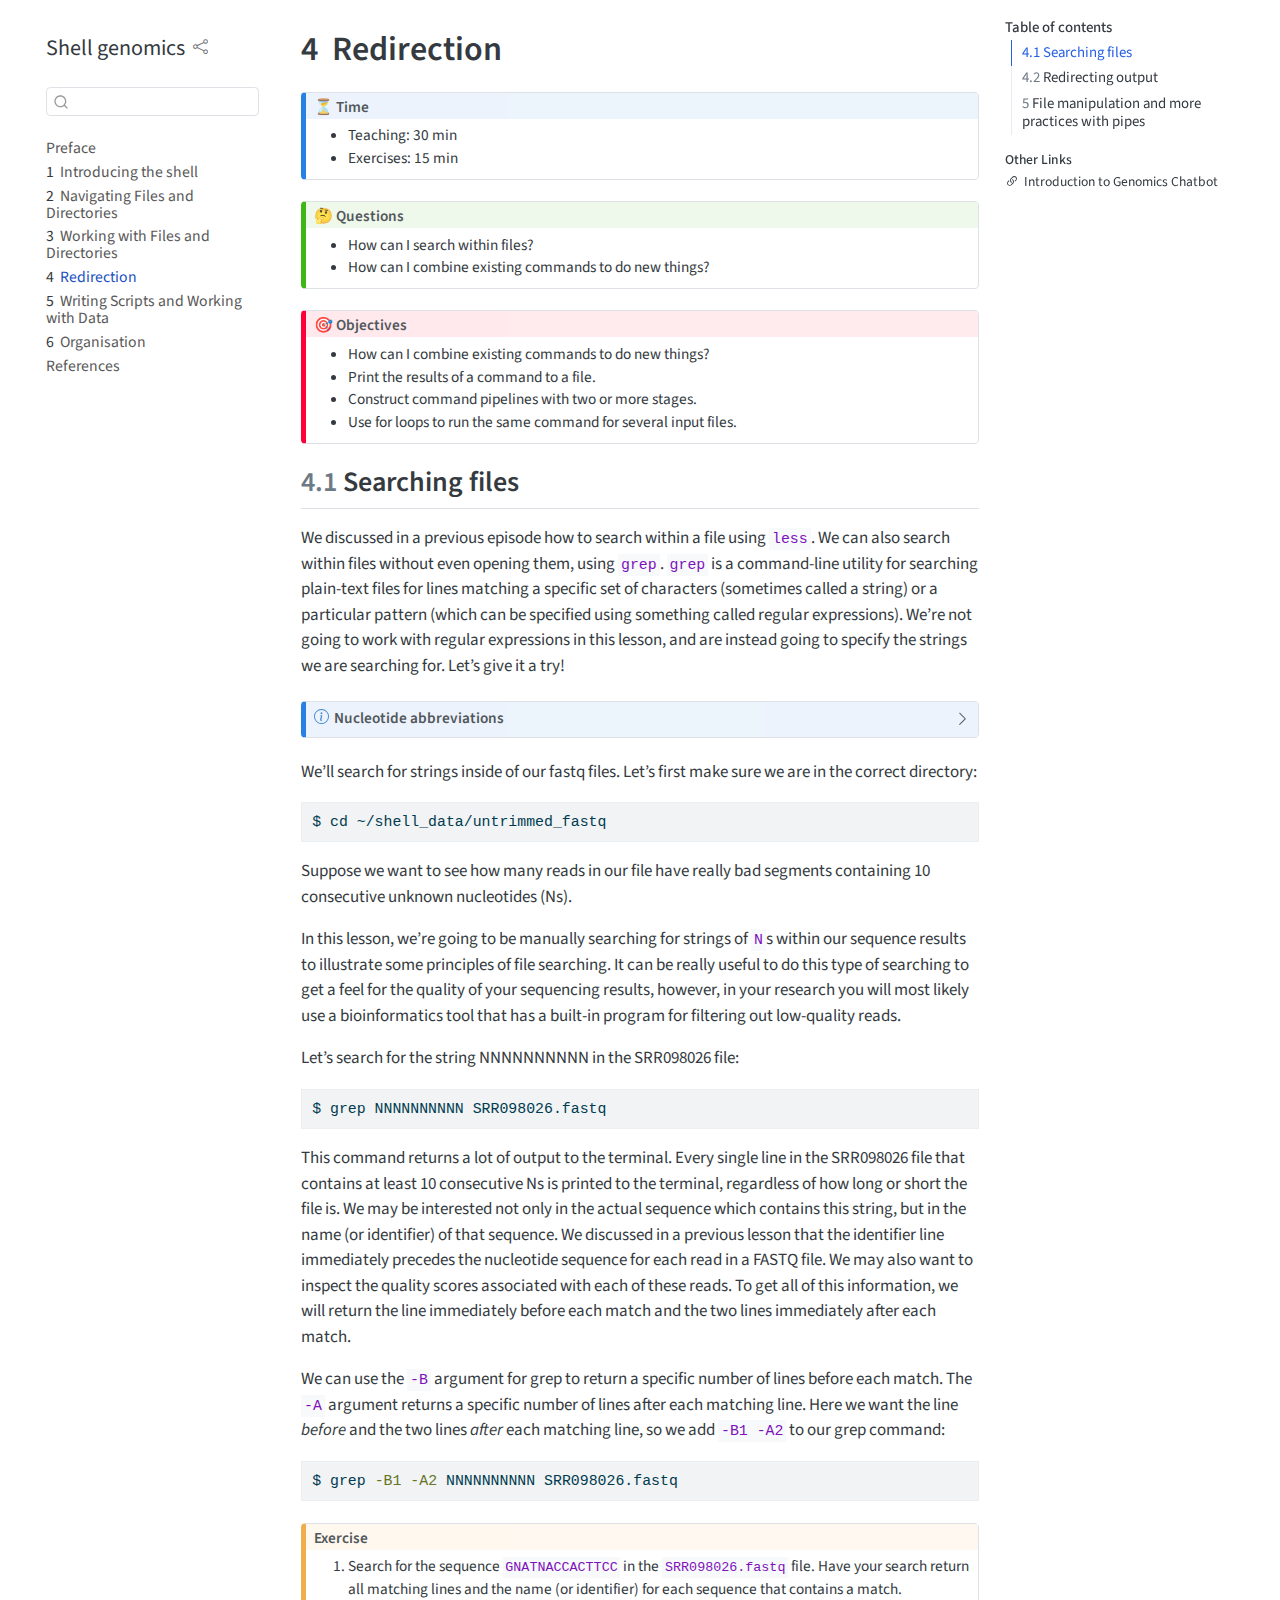
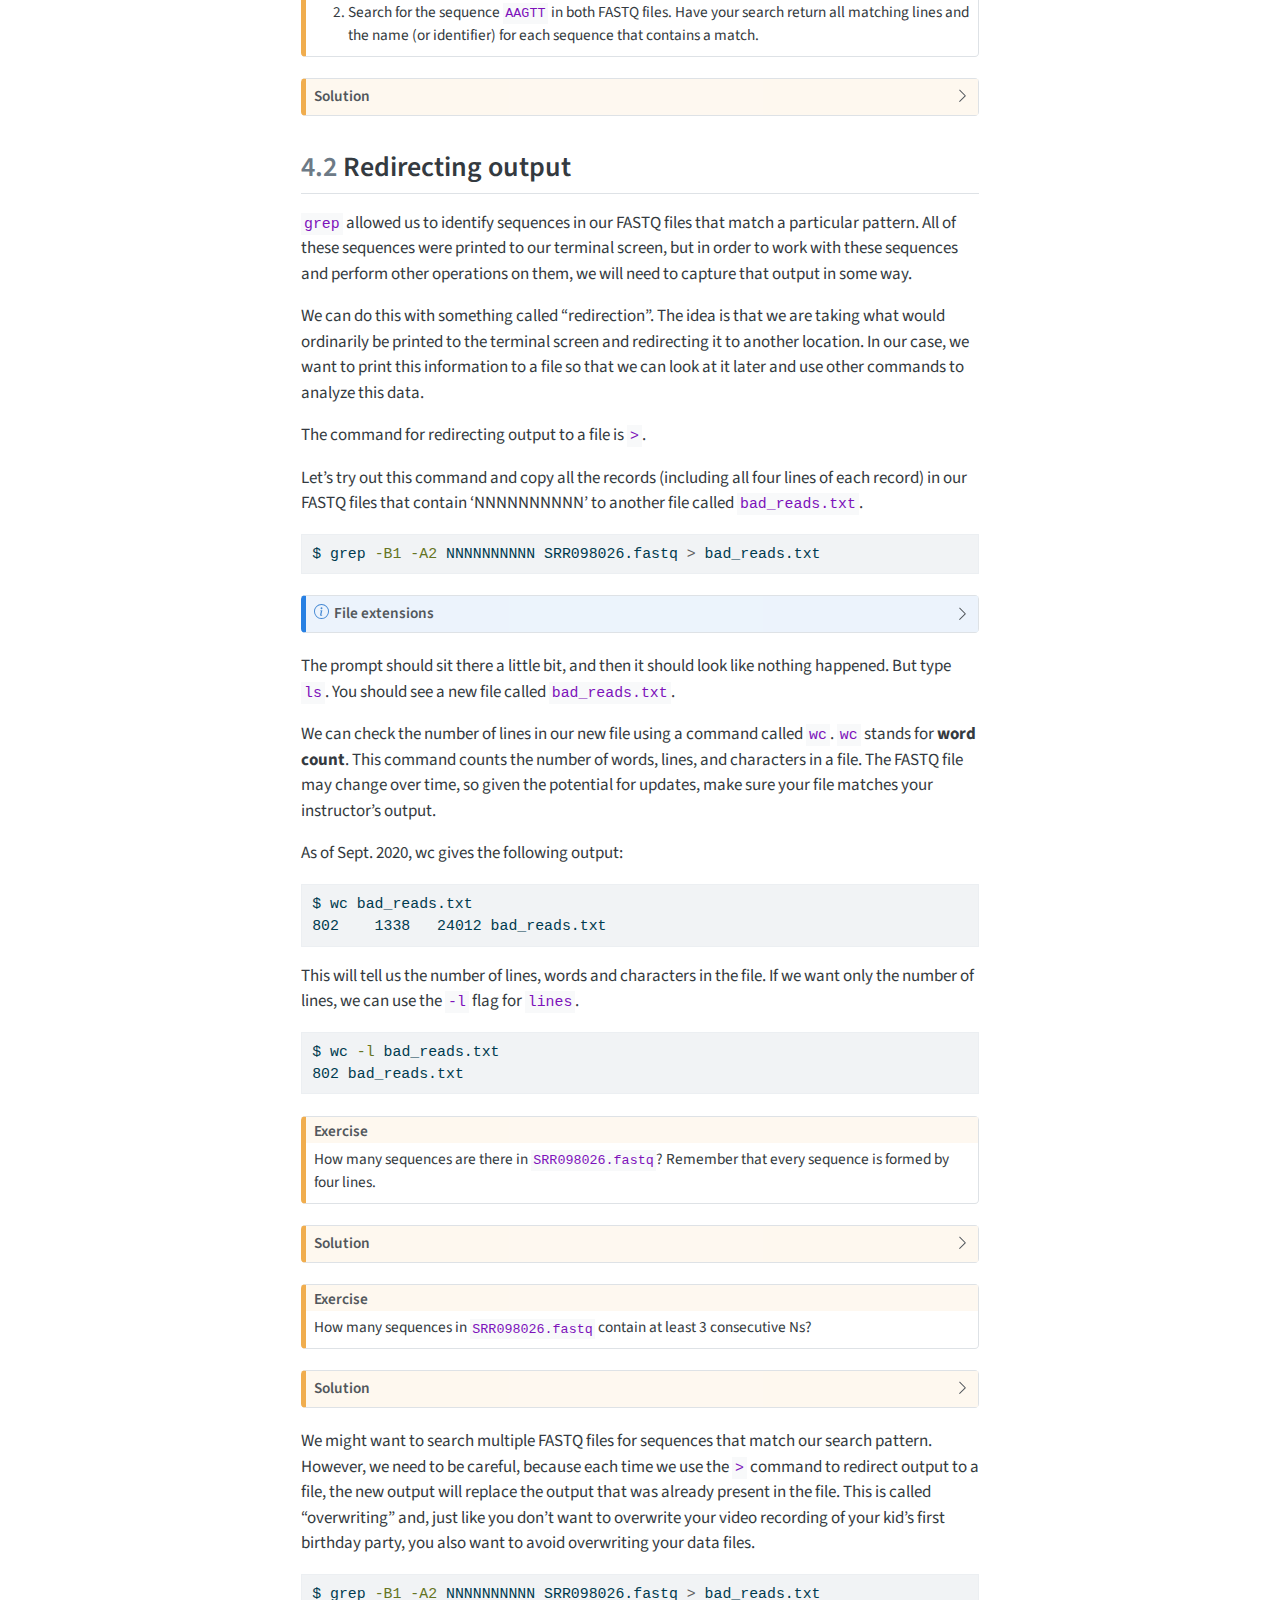
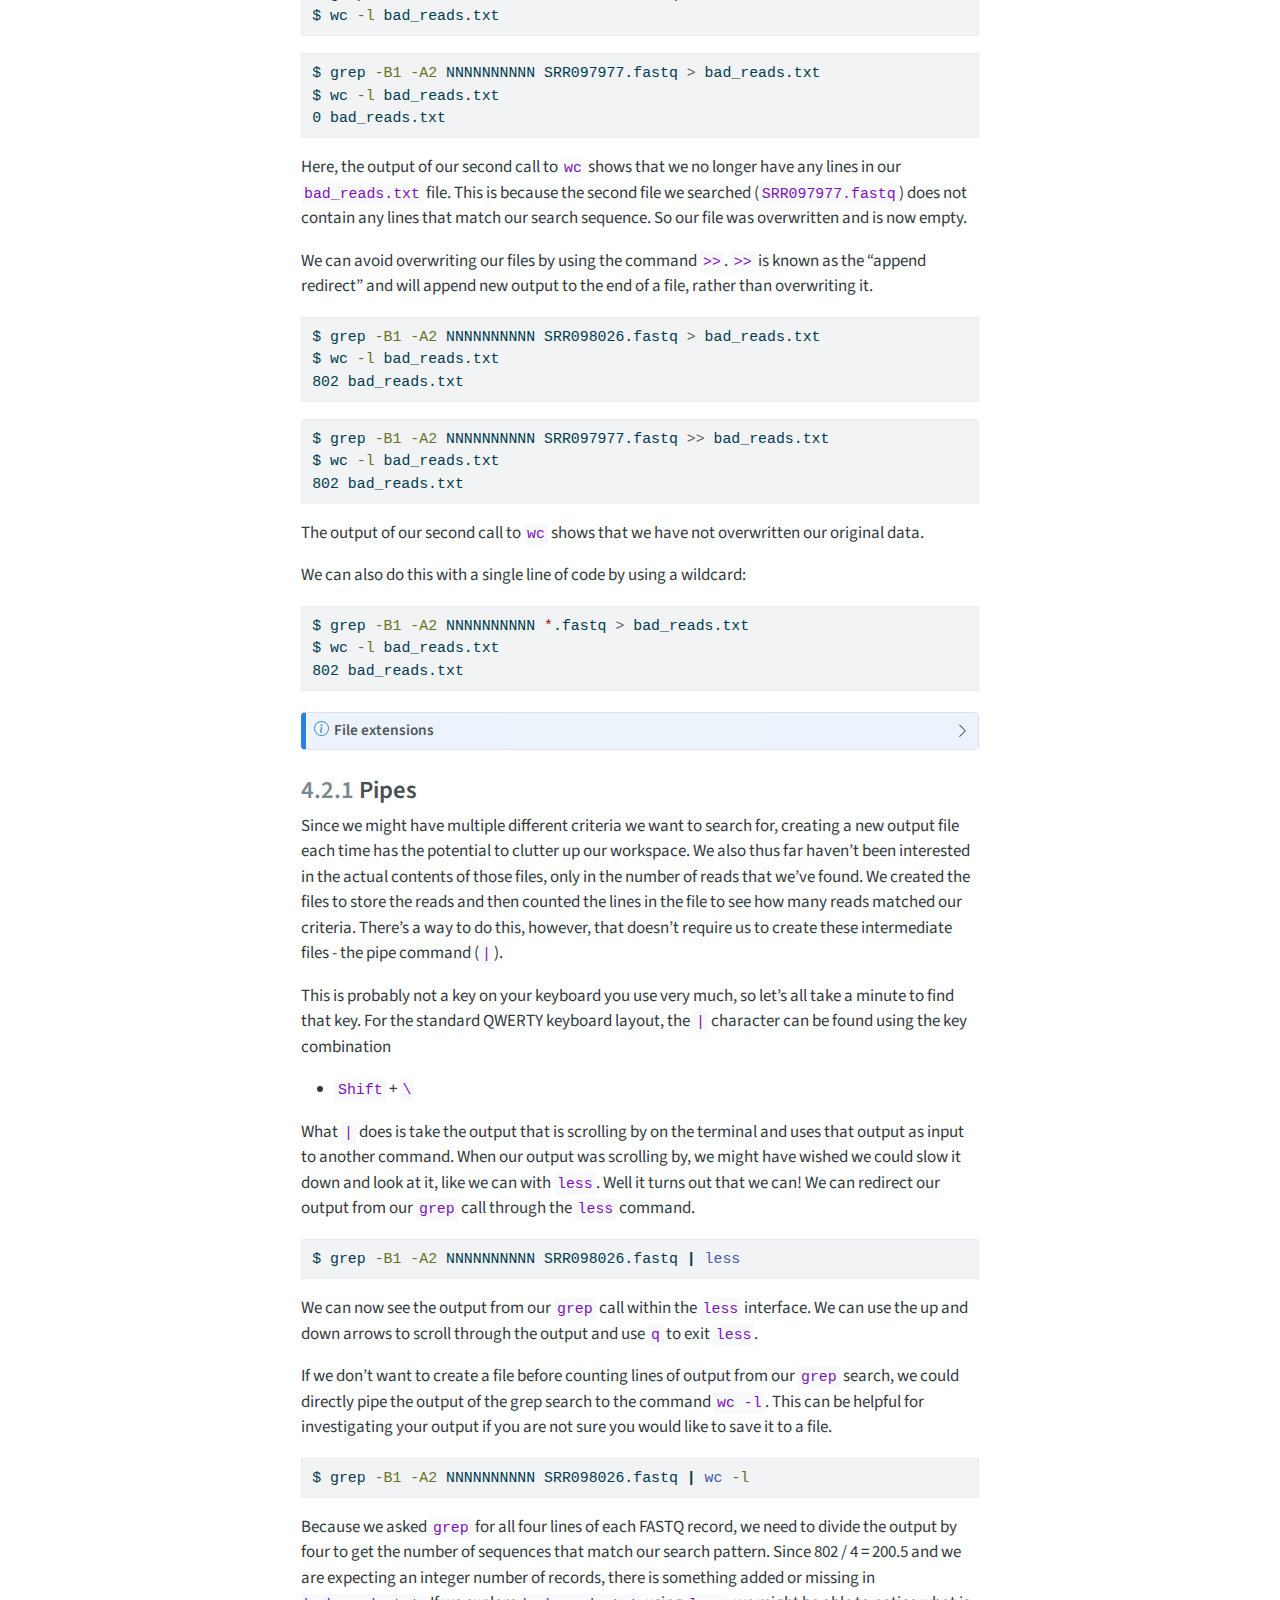
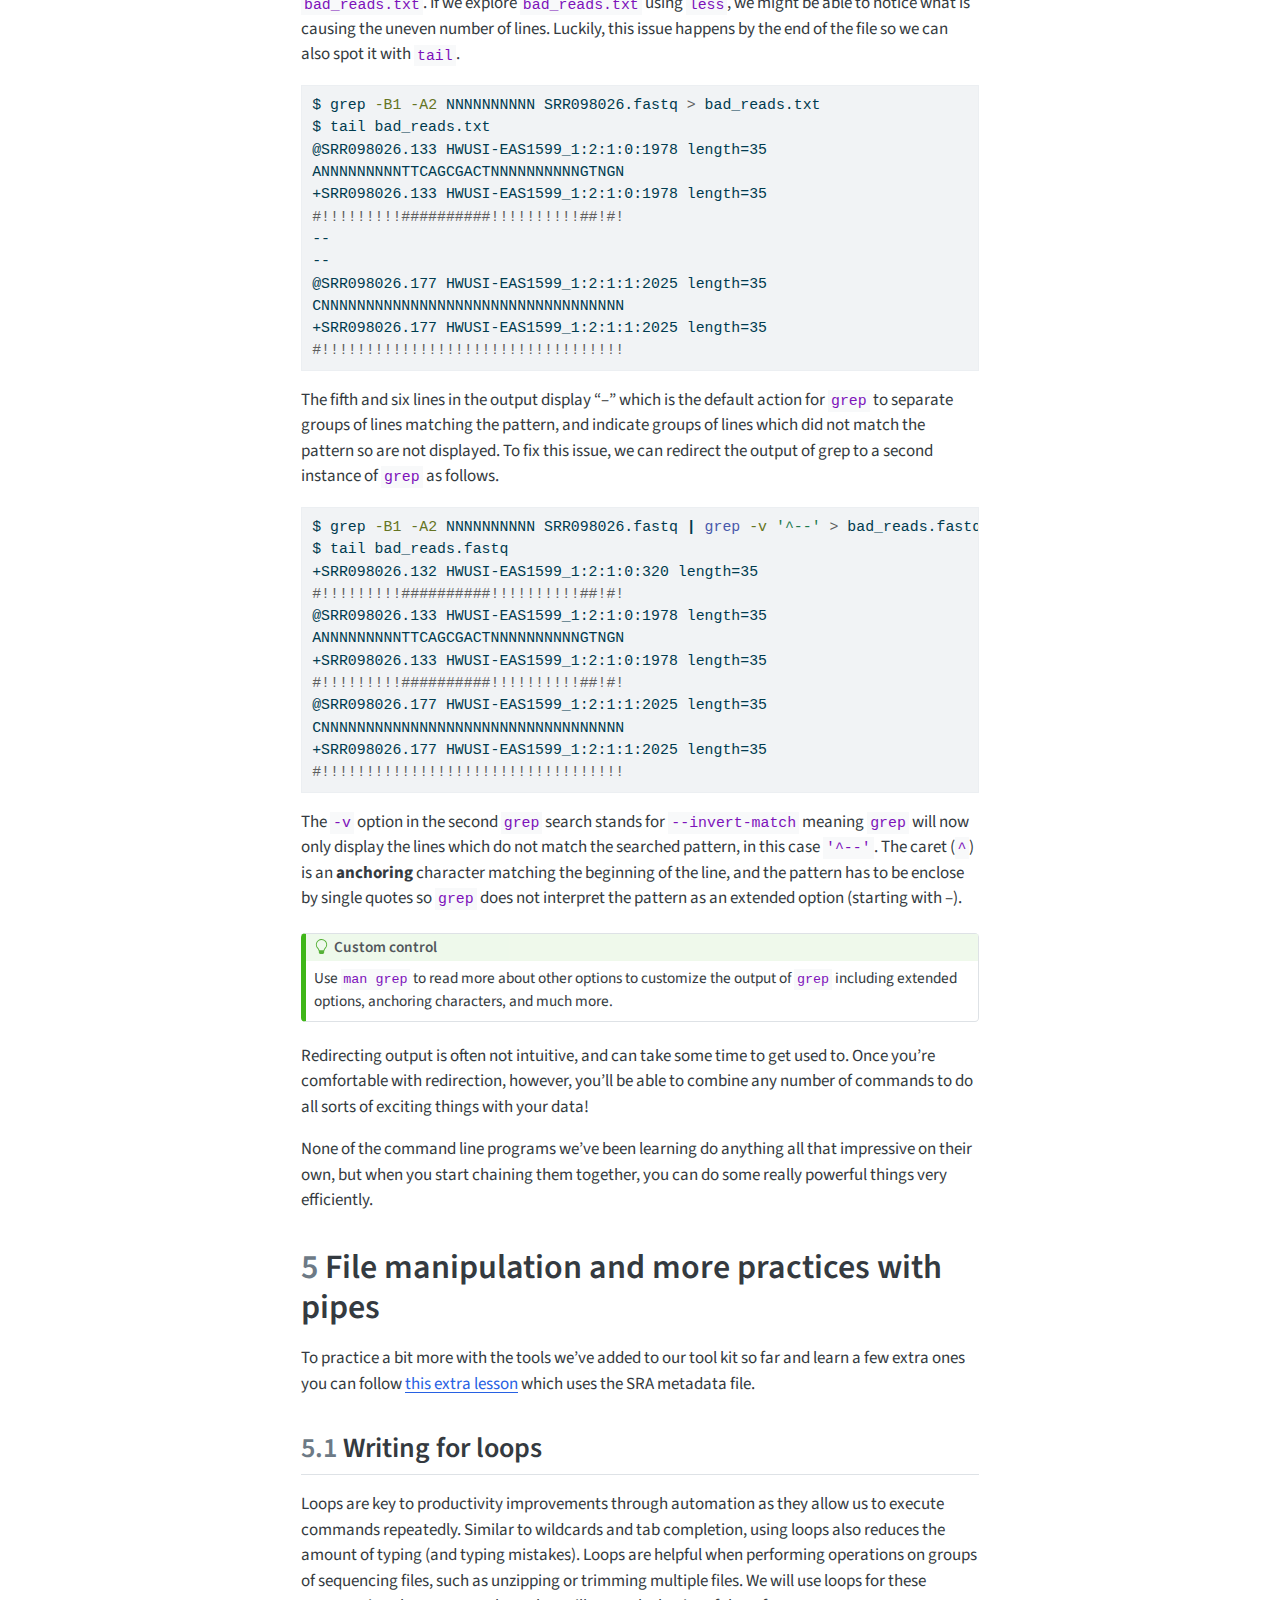
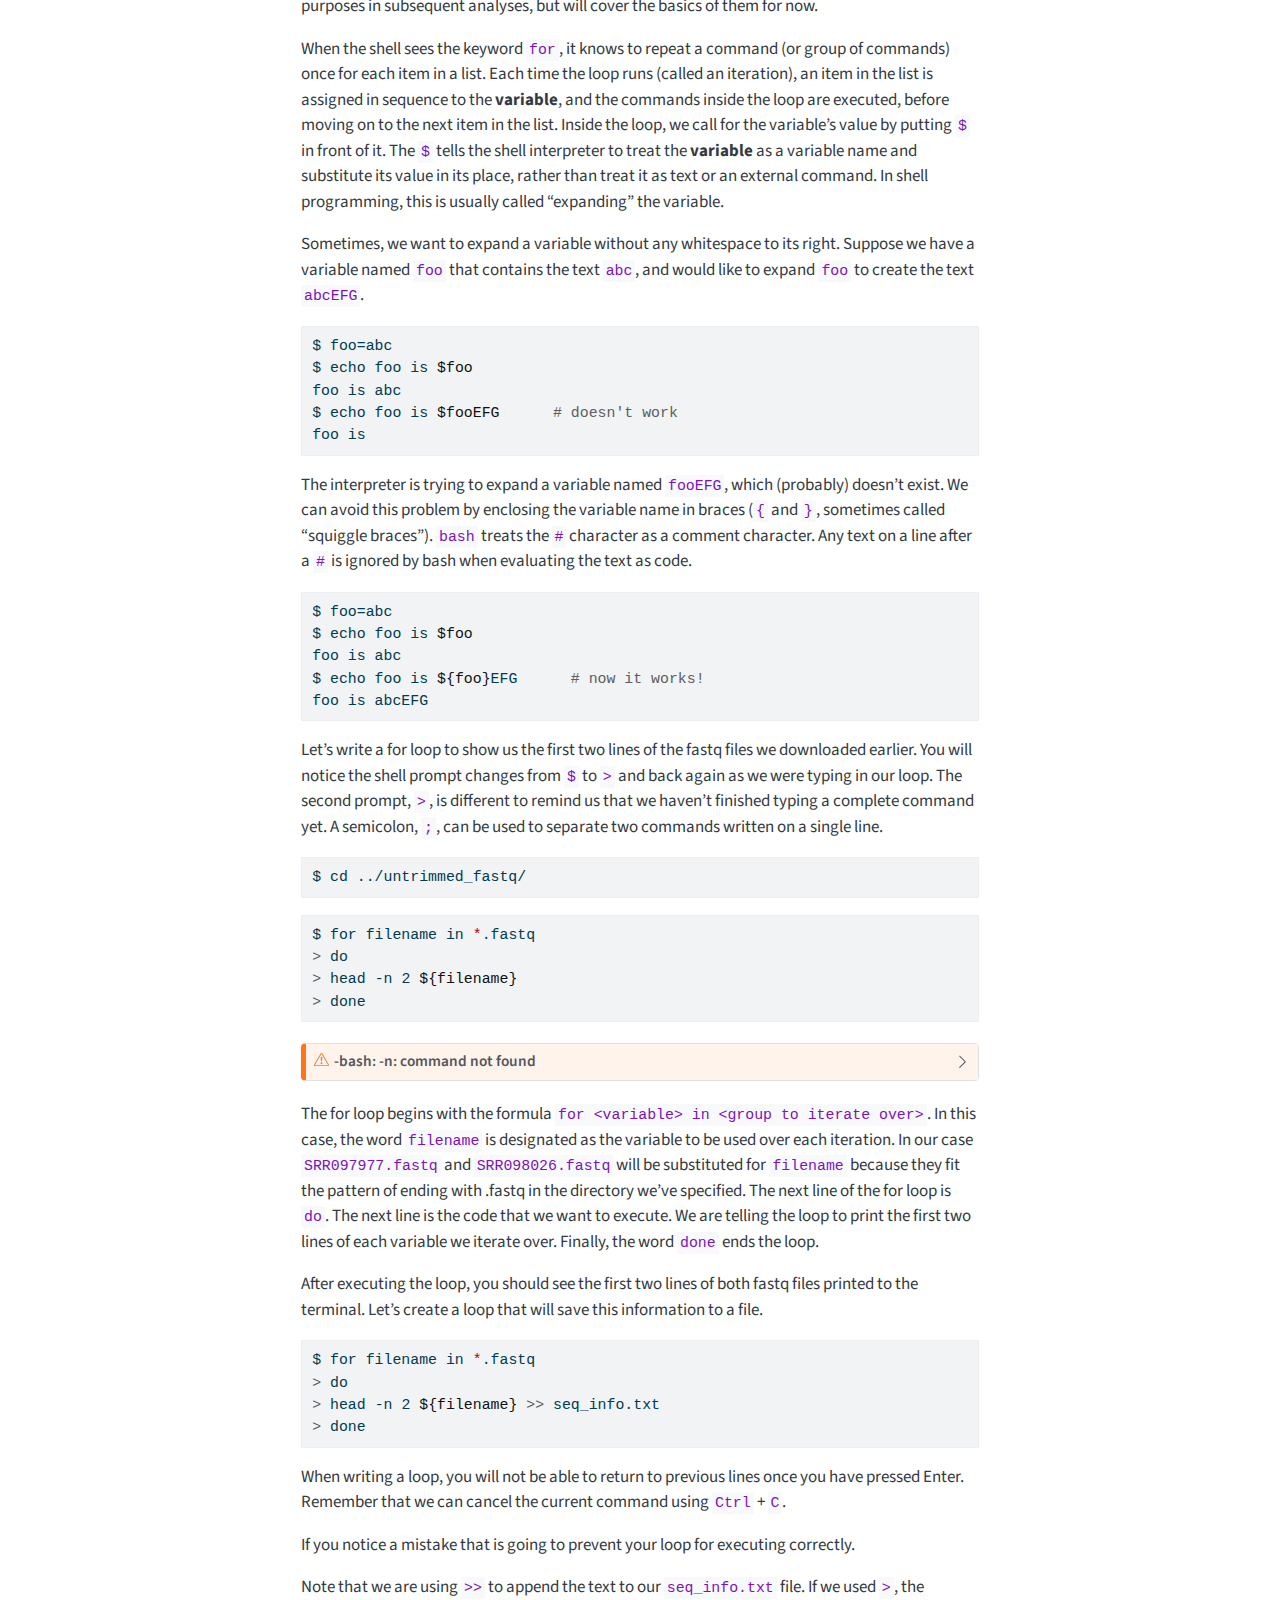
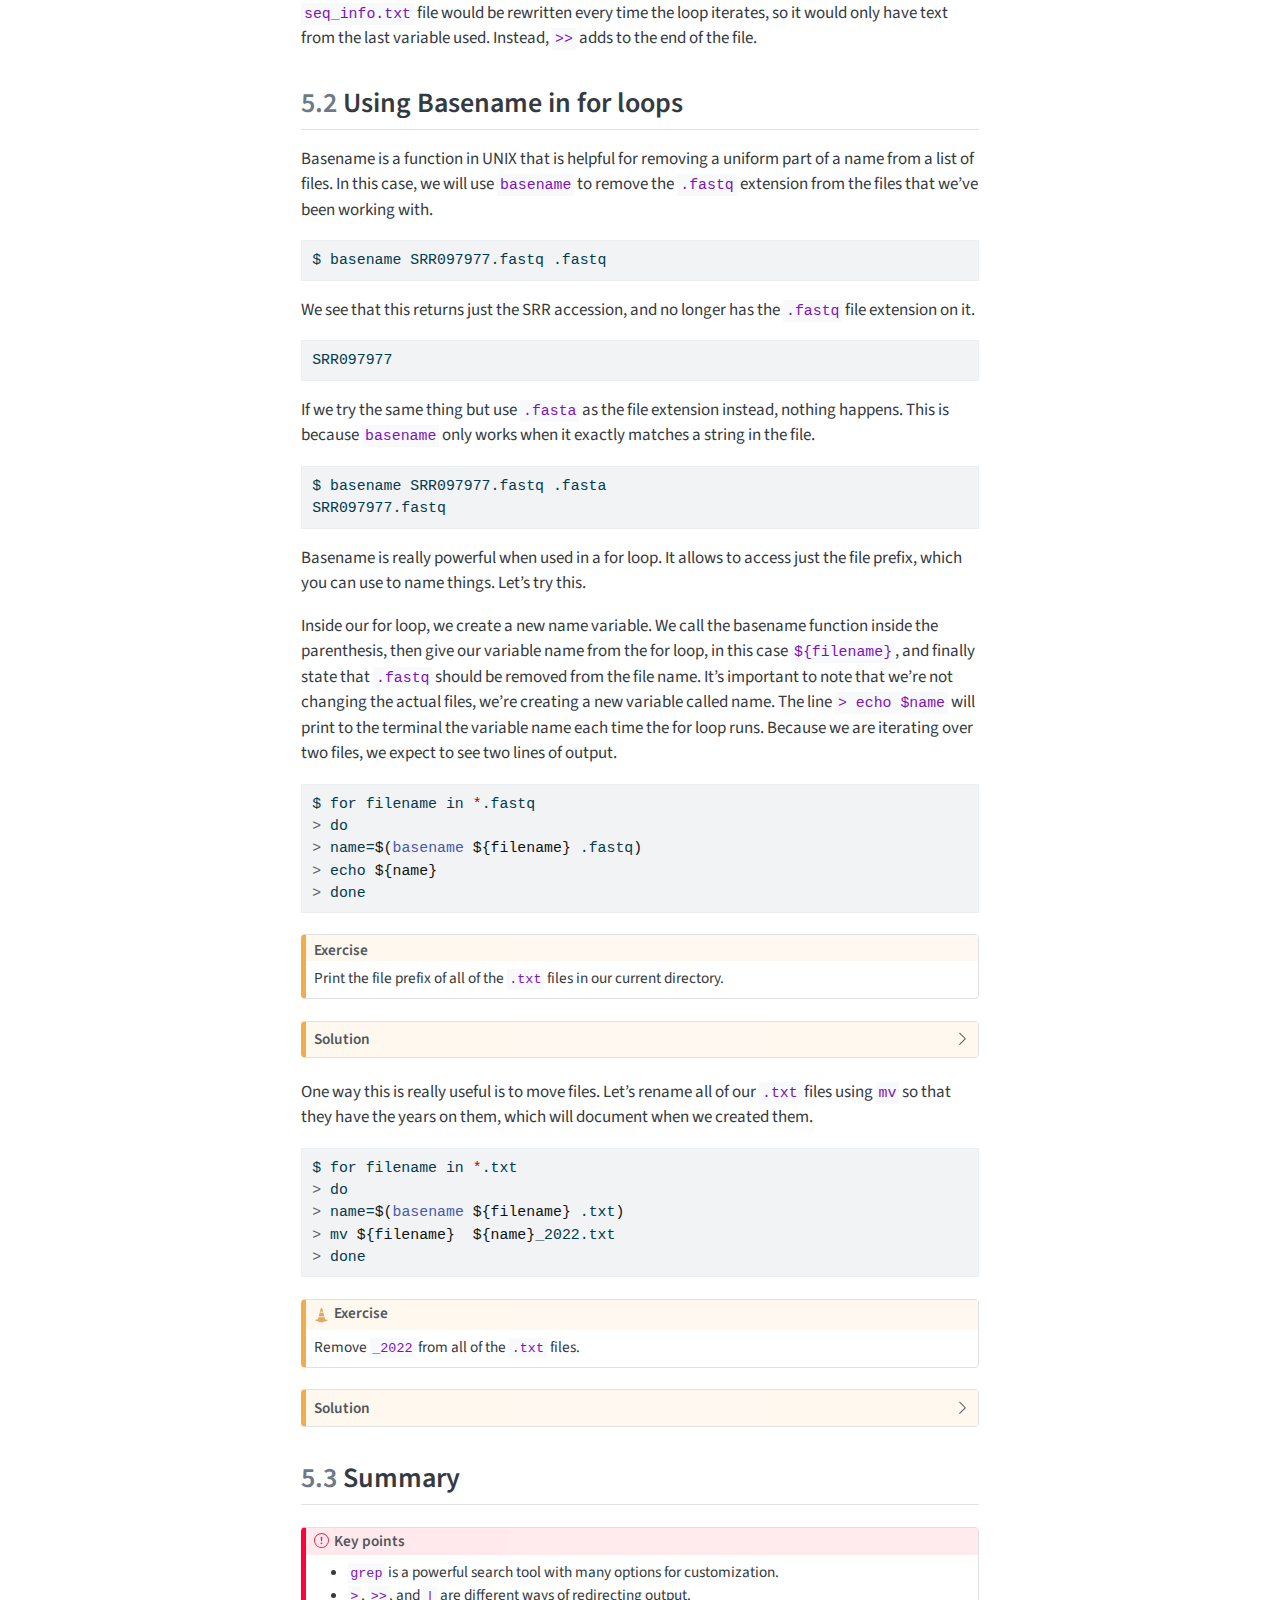
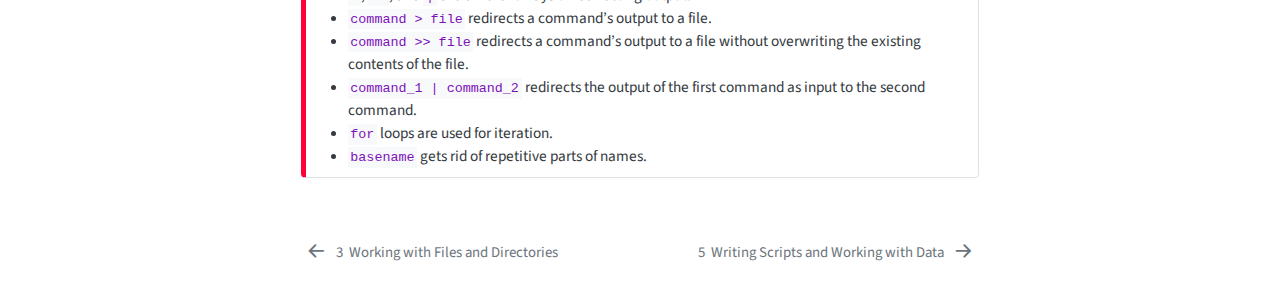
<file: docs/redirection.html>
<!DOCTYPE html>
<html xmlns="http://www.w3.org/1999/xhtml" lang="en" xml:lang="en"><head>

<meta charset="utf-8">
<meta name="generator" content="quarto-1.6.32">

<meta name="viewport" content="width=device-width, initial-scale=1.0, user-scalable=yes">


<title>4&nbsp; Redirection – Shell genomics</title>
<style>
code{white-space: pre-wrap;}
span.smallcaps{font-variant: small-caps;}
div.columns{display: flex; gap: min(4vw, 1.5em);}
div.column{flex: auto; overflow-x: auto;}
div.hanging-indent{margin-left: 1.5em; text-indent: -1.5em;}
ul.task-list{list-style: none;}
ul.task-list li input[type="checkbox"] {
  width: 0.8em;
  margin: 0 0.8em 0.2em -1em; /* quarto-specific, see https://github.com/quarto-dev/quarto-cli/issues/4556 */ 
  vertical-align: middle;
}
/* CSS for syntax highlighting */
pre > code.sourceCode { white-space: pre; position: relative; }
pre > code.sourceCode > span { line-height: 1.25; }
pre > code.sourceCode > span:empty { height: 1.2em; }
.sourceCode { overflow: visible; }
code.sourceCode > span { color: inherit; text-decoration: inherit; }
div.sourceCode { margin: 1em 0; }
pre.sourceCode { margin: 0; }
@media screen {
div.sourceCode { overflow: auto; }
}
@media print {
pre > code.sourceCode { white-space: pre-wrap; }
pre > code.sourceCode > span { display: inline-block; text-indent: -5em; padding-left: 5em; }
}
pre.numberSource code
  { counter-reset: source-line 0; }
pre.numberSource code > span
  { position: relative; left: -4em; counter-increment: source-line; }
pre.numberSource code > span > a:first-child::before
  { content: counter(source-line);
    position: relative; left: -1em; text-align: right; vertical-align: baseline;
    border: none; display: inline-block;
    -webkit-touch-callout: none; -webkit-user-select: none;
    -khtml-user-select: none; -moz-user-select: none;
    -ms-user-select: none; user-select: none;
    padding: 0 4px; width: 4em;
  }
pre.numberSource { margin-left: 3em;  padding-left: 4px; }
div.sourceCode
  {   }
@media screen {
pre > code.sourceCode > span > a:first-child::before { text-decoration: underline; }
}
</style>


<script src="site_libs/quarto-nav/quarto-nav.js"></script>
<script src="site_libs/quarto-nav/headroom.min.js"></script>
<script src="site_libs/clipboard/clipboard.min.js"></script>
<script src="site_libs/quarto-search/autocomplete.umd.js"></script>
<script src="site_libs/quarto-search/fuse.min.js"></script>
<script src="site_libs/quarto-search/quarto-search.js"></script>
<meta name="quarto:offset" content="./">
<link href="./scripting.html" rel="next">
<link href="./work-with-files-and-dir.html" rel="prev">
<script src="site_libs/quarto-html/quarto.js"></script>
<script src="site_libs/quarto-html/popper.min.js"></script>
<script src="site_libs/quarto-html/tippy.umd.min.js"></script>
<script src="site_libs/quarto-html/anchor.min.js"></script>
<link href="site_libs/quarto-html/tippy.css" rel="stylesheet">
<link href="site_libs/quarto-html/quarto-syntax-highlighting-2486e1f0a3ee9ee1fc393803a1361cdb.css" rel="stylesheet" id="quarto-text-highlighting-styles">
<script src="site_libs/bootstrap/bootstrap.min.js"></script>
<link href="site_libs/bootstrap/bootstrap-icons.css" rel="stylesheet">
<link href="site_libs/bootstrap/bootstrap-8e8f0625c176dcbcc6033fd5d21bc89b.min.css" rel="stylesheet" append-hash="true" id="quarto-bootstrap" data-mode="light">
<script id="quarto-search-options" type="application/json">{
  "location": "sidebar",
  "copy-button": false,
  "collapse-after": 3,
  "panel-placement": "start",
  "type": "textbox",
  "limit": 50,
  "keyboard-shortcut": [
    "f",
    "/",
    "s"
  ],
  "show-item-context": false,
  "language": {
    "search-no-results-text": "No results",
    "search-matching-documents-text": "matching documents",
    "search-copy-link-title": "Copy link to search",
    "search-hide-matches-text": "Hide additional matches",
    "search-more-match-text": "more match in this document",
    "search-more-matches-text": "more matches in this document",
    "search-clear-button-title": "Clear",
    "search-text-placeholder": "",
    "search-detached-cancel-button-title": "Cancel",
    "search-submit-button-title": "Submit",
    "search-label": "Search"
  }
}</script>
<script async="" src="https://hypothes.is/embed.js"></script>
<script>
  window.document.addEventListener("DOMContentLoaded", function (_event) {
    document.body.classList.add('hypothesis-enabled');
  });
</script>


</head>

<body class="nav-sidebar floating">

<div id="quarto-search-results"></div>
  <header id="quarto-header" class="headroom fixed-top">
  <nav class="quarto-secondary-nav">
    <div class="container-fluid d-flex">
      <button type="button" class="quarto-btn-toggle btn" data-bs-toggle="collapse" role="button" data-bs-target=".quarto-sidebar-collapse-item" aria-controls="quarto-sidebar" aria-expanded="false" aria-label="Toggle sidebar navigation" onclick="if (window.quartoToggleHeadroom) { window.quartoToggleHeadroom(); }">
        <i class="bi bi-layout-text-sidebar-reverse"></i>
      </button>
        <nav class="quarto-page-breadcrumbs" aria-label="breadcrumb"><ol class="breadcrumb"><li class="breadcrumb-item"><a href="./redirection.html"><span class="chapter-number">4</span>&nbsp; <span class="chapter-title">Redirection</span></a></li></ol></nav>
        <a class="flex-grow-1" role="navigation" data-bs-toggle="collapse" data-bs-target=".quarto-sidebar-collapse-item" aria-controls="quarto-sidebar" aria-expanded="false" aria-label="Toggle sidebar navigation" onclick="if (window.quartoToggleHeadroom) { window.quartoToggleHeadroom(); }">      
        </a>
      <button type="button" class="btn quarto-search-button" aria-label="Search" onclick="window.quartoOpenSearch();">
        <i class="bi bi-search"></i>
      </button>
    </div>
  </nav>
</header>
<!-- content -->
<div id="quarto-content" class="quarto-container page-columns page-rows-contents page-layout-article">
<!-- sidebar -->
  <nav id="quarto-sidebar" class="sidebar collapse collapse-horizontal quarto-sidebar-collapse-item sidebar-navigation floating overflow-auto">
    <div class="pt-lg-2 mt-2 text-left sidebar-header">
    <div class="sidebar-title mb-0 py-0">
      <a href="./">Shell genomics</a> 
        <div class="sidebar-tools-main">
    <div class="dropdown">
      <a href="" title="Share" id="quarto-navigation-tool-dropdown-0" class="quarto-navigation-tool dropdown-toggle px-1" data-bs-toggle="dropdown" aria-expanded="false" role="link" aria-label="Share"><i class="bi bi-share"></i></a>
      <ul class="dropdown-menu" aria-labelledby="quarto-navigation-tool-dropdown-0">
          <li>
            <a class="dropdown-item sidebar-tools-main-item" href="https://twitter.com/intent/tweet?url=|url|">
              <i class="bi bi-twitter pe-1"></i>
            Twitter
            </a>
          </li>
          <li>
            <a class="dropdown-item sidebar-tools-main-item" href="https://www.facebook.com/sharer/sharer.php?u=|url|">
              <i class="bi bi-facebook pe-1"></i>
            Facebook
            </a>
          </li>
      </ul>
    </div>
</div>
    </div>
      </div>
        <div class="mt-2 flex-shrink-0 align-items-center">
        <div class="sidebar-search">
        <div id="quarto-search" class="" title="Search"></div>
        </div>
        </div>
    <div class="sidebar-menu-container"> 
    <ul class="list-unstyled mt-1">
        <li class="sidebar-item">
  <div class="sidebar-item-container"> 
  <a href="./index.html" class="sidebar-item-text sidebar-link">
 <span class="menu-text">Preface</span></a>
  </div>
</li>
        <li class="sidebar-item">
  <div class="sidebar-item-container"> 
  <a href="./intro.html" class="sidebar-item-text sidebar-link">
 <span class="menu-text"><span class="chapter-number">1</span>&nbsp; <span class="chapter-title">Introducing the shell</span></span></a>
  </div>
</li>
        <li class="sidebar-item">
  <div class="sidebar-item-container"> 
  <a href="./navigation.html" class="sidebar-item-text sidebar-link">
 <span class="menu-text"><span class="chapter-number">2</span>&nbsp; <span class="chapter-title">Navigating Files and Directories</span></span></a>
  </div>
</li>
        <li class="sidebar-item">
  <div class="sidebar-item-container"> 
  <a href="./work-with-files-and-dir.html" class="sidebar-item-text sidebar-link">
 <span class="menu-text"><span class="chapter-number">3</span>&nbsp; <span class="chapter-title">Working with Files and Directories</span></span></a>
  </div>
</li>
        <li class="sidebar-item">
  <div class="sidebar-item-container"> 
  <a href="./redirection.html" class="sidebar-item-text sidebar-link active">
 <span class="menu-text"><span class="chapter-number">4</span>&nbsp; <span class="chapter-title">Redirection</span></span></a>
  </div>
</li>
        <li class="sidebar-item">
  <div class="sidebar-item-container"> 
  <a href="./scripting.html" class="sidebar-item-text sidebar-link">
 <span class="menu-text"><span class="chapter-number">5</span>&nbsp; <span class="chapter-title">Writing Scripts and Working with Data</span></span></a>
  </div>
</li>
        <li class="sidebar-item">
  <div class="sidebar-item-container"> 
  <a href="./organisation.html" class="sidebar-item-text sidebar-link">
 <span class="menu-text"><span class="chapter-number">6</span>&nbsp; <span class="chapter-title">Organisation</span></span></a>
  </div>
</li>
        <li class="sidebar-item">
  <div class="sidebar-item-container"> 
  <a href="./references.html" class="sidebar-item-text sidebar-link">
 <span class="menu-text">References</span></a>
  </div>
</li>
    </ul>
    </div>
</nav>
<div id="quarto-sidebar-glass" class="quarto-sidebar-collapse-item" data-bs-toggle="collapse" data-bs-target=".quarto-sidebar-collapse-item"></div>
<!-- margin-sidebar -->
    <div id="quarto-margin-sidebar" class="sidebar margin-sidebar">
        <nav id="TOC" role="doc-toc" class="toc-active">
    <h2 id="toc-title">Table of contents</h2>
   
  <ul>
  <li><a href="#searching-files" id="toc-searching-files" class="nav-link active" data-scroll-target="#searching-files"><span class="header-section-number">4.1</span> Searching files</a></li>
  <li><a href="#redirecting-output" id="toc-redirecting-output" class="nav-link" data-scroll-target="#redirecting-output"><span class="header-section-number">4.2</span> Redirecting output</a>
  <ul class="collapse">
  <li><a href="#pipes" id="toc-pipes" class="nav-link" data-scroll-target="#pipes"><span class="header-section-number">4.2.1</span> Pipes</a></li>
  </ul></li>
  <li><a href="#file-manipulation-and-more-practices-with-pipes" id="toc-file-manipulation-and-more-practices-with-pipes" class="nav-link" data-scroll-target="#file-manipulation-and-more-practices-with-pipes"><span class="header-section-number">5</span> File manipulation and more practices with pipes</a>
  <ul class="collapse">
  <li><a href="#writing-for-loops" id="toc-writing-for-loops" class="nav-link" data-scroll-target="#writing-for-loops"><span class="header-section-number">5.1</span> Writing for loops</a></li>
  <li><a href="#using-basename-in-for-loops" id="toc-using-basename-in-for-loops" class="nav-link" data-scroll-target="#using-basename-in-for-loops"><span class="header-section-number">5.2</span> Using Basename in for loops</a></li>
  <li><a href="#summary" id="toc-summary" class="nav-link" data-scroll-target="#summary"><span class="header-section-number">5.3</span> Summary</a></li>
  </ul></li>
  </ul>
<div class="quarto-other-links"><h2>Other Links</h2><ul><li><a href="https://tsl-bioinformatics.shinyapps.io/genomics_chatbot/" target="_blank"><i class="bi bi-link-45deg"></i>Introduction to Genomics Chatbot</a></li></ul></div></nav>
    </div>
<!-- main -->
<main class="content" id="quarto-document-content">

<header id="title-block-header" class="quarto-title-block default">
<div class="quarto-title">
<h1 class="title"><span id="sec-redirection" class="quarto-section-identifier"><span class="chapter-number">4</span>&nbsp; <span class="chapter-title">Redirection</span></span></h1>
</div>



<div class="quarto-title-meta">

    
  
    
  </div>
  


</header>


<div class="callout callout-style-default callout-note no-icon callout-titled">
<div class="callout-header d-flex align-content-center">
<div class="callout-icon-container">
<i class="callout-icon no-icon"></i>
</div>
<div class="callout-title-container flex-fill">
⏳ Time
</div>
</div>
<div class="callout-body-container callout-body">
<ul>
<li>Teaching: 30 min</li>
<li>Exercises: 15 min</li>
</ul>
</div>
</div>
<div class="callout callout-style-default callout-tip no-icon callout-titled">
<div class="callout-header d-flex align-content-center">
<div class="callout-icon-container">
<i class="callout-icon no-icon"></i>
</div>
<div class="callout-title-container flex-fill">
🤔 Questions
</div>
</div>
<div class="callout-body-container callout-body">
<ul>
<li>How can I search within files?</li>
<li>How can I combine existing commands to do new things?</li>
</ul>
</div>
</div>
<div class="callout callout-style-default callout-important no-icon callout-titled">
<div class="callout-header d-flex align-content-center">
<div class="callout-icon-container">
<i class="callout-icon no-icon"></i>
</div>
<div class="callout-title-container flex-fill">
🎯 Objectives
</div>
</div>
<div class="callout-body-container callout-body">
<ul>
<li>How can I combine existing commands to do new things?</li>
<li>Print the results of a command to a file.</li>
<li>Construct command pipelines with two or more stages.</li>
<li>Use for loops to run the same command for several input files.</li>
</ul>
</div>
</div>
<section id="searching-files" class="level2" data-number="4.1">
<h2 data-number="4.1" class="anchored" data-anchor-id="searching-files"><span class="header-section-number">4.1</span> Searching files</h2>
<p>We discussed in a previous episode how to search within a file using <code>less</code>. We can also search within files without even opening them, using <code>grep</code>. <code>grep</code> is a command-line utility for searching plain-text files for lines matching a specific set of characters (sometimes called a string) or a particular pattern (which can be specified using something called regular expressions). We’re not going to work with regular expressions in this lesson, and are instead going to specify the strings we are searching for. Let’s give it a try!</p>
<div class="callout callout-style-default callout-note callout-titled">
<div class="callout-header d-flex align-content-center" data-bs-toggle="collapse" data-bs-target=".callout-4-contents" aria-controls="callout-4" aria-expanded="false" aria-label="Toggle callout">
<div class="callout-icon-container">
<i class="callout-icon"></i>
</div>
<div class="callout-title-container flex-fill">
Nucleotide abbreviations
</div>
<div class="callout-btn-toggle d-inline-block border-0 py-1 ps-1 pe-0 float-end"><i class="callout-toggle"></i></div>
</div>
<div id="callout-4" class="callout-4-contents callout-collapse collapse">
<div class="callout-body-container callout-body">
<p>The four nucleotides that appear in DNA are abbreviated <code>A</code>, <code>C</code>, <code>T</code> and <code>G</code>. Unknown nucleotides are represented with the letter <code>N</code>. An <code>N</code> appearing in a sequencing file represents a position where the sequencing machine was not able to confidently determine the nucleotide in that position. You can think of an <code>N</code> as being aNy nucleotide at that position in the DNA sequence.</p>
</div>
</div>
</div>
<p>We’ll search for strings inside of our fastq files. Let’s first make sure we are in the correct directory:</p>
<div class="sourceCode" id="cb1"><pre class="sourceCode bash"><code class="sourceCode bash"><span id="cb1-1"><a href="#cb1-1" aria-hidden="true" tabindex="-1"></a><span class="ex">$</span> cd ~/shell_data/untrimmed_fastq</span></code></pre></div>
<p>Suppose we want to see how many reads in our file have really bad segments containing 10 consecutive unknown nucleotides (Ns).</p>
<p>In this lesson, we’re going to be manually searching for strings of <code>N</code>s within our sequence results to illustrate some principles of file searching. It can be really useful to do this type of searching to get a feel for the quality of your sequencing results, however, in your research you will most likely use a bioinformatics tool that has a built-in program for filtering out low-quality reads.</p>
<p>Let’s search for the string NNNNNNNNNN in the SRR098026 file:</p>
<div class="sourceCode" id="cb2"><pre class="sourceCode bash"><code class="sourceCode bash"><span id="cb2-1"><a href="#cb2-1" aria-hidden="true" tabindex="-1"></a><span class="ex">$</span> grep NNNNNNNNNN SRR098026.fastq</span></code></pre></div>
<p>This command returns a lot of output to the terminal. Every single line in the SRR098026 file that contains at least 10 consecutive Ns is printed to the terminal, regardless of how long or short the file is. We may be interested not only in the actual sequence which contains this string, but in the name (or identifier) of that sequence. We discussed in a previous lesson that the identifier line immediately precedes the nucleotide sequence for each read in a FASTQ file. We may also want to inspect the quality scores associated with each of these reads. To get all of this information, we will return the line immediately before each match and the two lines immediately after each match.</p>
<p>We can use the <code>-B</code> argument for grep to return a specific number of lines before each match. The <code>-A</code> argument returns a specific number of lines after each matching line. Here we want the line <em>before</em> and the two lines <em>after</em> each matching line, so we add <code>-B1 -A2</code> to our grep command:</p>
<div class="sourceCode" id="cb3"><pre class="sourceCode bash"><code class="sourceCode bash"><span id="cb3-1"><a href="#cb3-1" aria-hidden="true" tabindex="-1"></a><span class="ex">$</span> grep <span class="at">-B1</span> <span class="at">-A2</span> NNNNNNNNNN SRR098026.fastq</span></code></pre></div>
<div class="callout callout-style-default callout-caution no-icon callout-titled">
<div class="callout-header d-flex align-content-center">
<div class="callout-icon-container">
<i class="callout-icon no-icon"></i>
</div>
<div class="callout-title-container flex-fill">
Exercise
</div>
</div>
<div class="callout-body-container callout-body">
<ol type="1">
<li>Search for the sequence <code>GNATNACCACTTCC</code> in the <code>SRR098026.fastq</code> file. Have your search return all matching lines and the name (or identifier) for each sequence that contains a match.</li>
<li>Search for the sequence <code>AAGTT</code> in both FASTQ files. Have your search return all matching lines and the name (or identifier) for each sequence that contains a match.</li>
</ol>
</div>
</div>
<div class="callout callout-style-default callout-caution no-icon callout-titled">
<div class="callout-header d-flex align-content-center" data-bs-toggle="collapse" data-bs-target=".callout-6-contents" aria-controls="callout-6" aria-expanded="false" aria-label="Toggle callout">
<div class="callout-icon-container">
<i class="callout-icon no-icon"></i>
</div>
<div class="callout-title-container flex-fill">
Solution
</div>
<div class="callout-btn-toggle d-inline-block border-0 py-1 ps-1 pe-0 float-end"><i class="callout-toggle"></i></div>
</div>
<div id="callout-6" class="callout-6-contents callout-collapse collapse">
<div class="callout-body-container callout-body">
<div class="sourceCode" id="cb4"><pre class="sourceCode bash"><code class="sourceCode bash"><span id="cb4-1"><a href="#cb4-1" aria-hidden="true" tabindex="-1"></a><span class="ex">$</span> grep <span class="at">-B1</span> GNATNACCACTTCC SRR098026.fastq</span>
<span id="cb4-2"><a href="#cb4-2" aria-hidden="true" tabindex="-1"></a> <span class="ex">@SRR098026.245</span> HWUSI-EAS1599_1:2:1:2:801 length=35</span>
<span id="cb4-3"><a href="#cb4-3" aria-hidden="true" tabindex="-1"></a> <span class="ex">GNATNACCACTTCCAGTGCTGANNNNNNNGGGATG</span></span>
<span id="cb4-4"><a href="#cb4-4" aria-hidden="true" tabindex="-1"></a></span>
<span id="cb4-5"><a href="#cb4-5" aria-hidden="true" tabindex="-1"></a><span class="ex">$</span> grep <span class="at">-B1</span> AAGTT <span class="pp">*</span>.fastq</span>
<span id="cb4-6"><a href="#cb4-6" aria-hidden="true" tabindex="-1"></a><span class="ex">SRR097977.fastq-@SRR097977.11</span> 209DTAAXX_Lenski2_1_7:8:3:247:351 length=36</span>
<span id="cb4-7"><a href="#cb4-7" aria-hidden="true" tabindex="-1"></a><span class="ex">SRR097977.fastq:GATTGCTTTAATGAAAAAGTCATATAAGTTGCCATG</span></span>
<span id="cb4-8"><a href="#cb4-8" aria-hidden="true" tabindex="-1"></a><span class="ex">--</span></span>
<span id="cb4-9"><a href="#cb4-9" aria-hidden="true" tabindex="-1"></a><span class="ex">SRR097977.fastq-@SRR097977.67</span> 209DTAAXX_Lenski2_1_7:8:3:544:566 length=36</span>
<span id="cb4-10"><a href="#cb4-10" aria-hidden="true" tabindex="-1"></a><span class="ex">SRR097977.fastq:TTGTCCACGCTTTTCTATGTAAAGTTTATTTGCTTT</span></span>
<span id="cb4-11"><a href="#cb4-11" aria-hidden="true" tabindex="-1"></a><span class="ex">--</span></span>
<span id="cb4-12"><a href="#cb4-12" aria-hidden="true" tabindex="-1"></a><span class="ex">SRR097977.fastq-@SRR097977.68</span> 209DTAAXX_Lenski2_1_7:8:3:724:110 length=36</span>
<span id="cb4-13"><a href="#cb4-13" aria-hidden="true" tabindex="-1"></a><span class="ex">SRR097977.fastq:TGAAGCCTGCTTTTTTATACTAAGTTTGCATTATAA</span></span>
<span id="cb4-14"><a href="#cb4-14" aria-hidden="true" tabindex="-1"></a><span class="ex">--</span></span>
<span id="cb4-15"><a href="#cb4-15" aria-hidden="true" tabindex="-1"></a><span class="ex">SRR097977.fastq-@SRR097977.80</span> 209DTAAXX_Lenski2_1_7:8:3:258:281 length=36</span>
<span id="cb4-16"><a href="#cb4-16" aria-hidden="true" tabindex="-1"></a><span class="ex">SRR097977.fastq:GTGGCGCTGCTGCATAAGTTGGGTTATCAGGTCGTT</span></span>
<span id="cb4-17"><a href="#cb4-17" aria-hidden="true" tabindex="-1"></a><span class="ex">--</span></span>
<span id="cb4-18"><a href="#cb4-18" aria-hidden="true" tabindex="-1"></a><span class="ex">SRR097977.fastq-@SRR097977.92</span> 209DTAAXX_Lenski2_1_7:8:3:353:318 length=36</span>
<span id="cb4-19"><a href="#cb4-19" aria-hidden="true" tabindex="-1"></a><span class="ex">SRR097977.fastq:GGCAAAATGGTCCTCCAGCCAGGCCAGAAGCAAGTT</span></span>
<span id="cb4-20"><a href="#cb4-20" aria-hidden="true" tabindex="-1"></a><span class="ex">--</span></span>
<span id="cb4-21"><a href="#cb4-21" aria-hidden="true" tabindex="-1"></a><span class="ex">SRR097977.fastq-@SRR097977.139</span> 209DTAAXX_Lenski2_1_7:8:3:703:655 length=36</span>
<span id="cb4-22"><a href="#cb4-22" aria-hidden="true" tabindex="-1"></a><span class="ex">SRR097977.fastq:TTTATTTGTAAAGTTTTGTTGAAATAAGGGTTGTAA</span></span>
<span id="cb4-23"><a href="#cb4-23" aria-hidden="true" tabindex="-1"></a><span class="ex">--</span></span>
<span id="cb4-24"><a href="#cb4-24" aria-hidden="true" tabindex="-1"></a><span class="ex">SRR097977.fastq-@SRR097977.238</span> 209DTAAXX_Lenski2_1_7:8:3:592:919 length=36</span>
<span id="cb4-25"><a href="#cb4-25" aria-hidden="true" tabindex="-1"></a><span class="ex">SRR097977.fastq:TTCTTACCATCCTGAAGTTTTTTCATCTTCCCTGAT</span></span>
<span id="cb4-26"><a href="#cb4-26" aria-hidden="true" tabindex="-1"></a><span class="ex">--</span></span>
<span id="cb4-27"><a href="#cb4-27" aria-hidden="true" tabindex="-1"></a><span class="ex">SRR098026.fastq-@SRR098026.158</span> HWUSI-EAS1599_1:2:1:1:1505 length=35</span>
<span id="cb4-28"><a href="#cb4-28" aria-hidden="true" tabindex="-1"></a><span class="ex">SRR098026.fastq:GNNNNNNNNCAAAGTTGATCNNNNNNNNNTGTGCG</span></span></code></pre></div>
</div>
</div>
</div>
</section>
<section id="redirecting-output" class="level2" data-number="4.2">
<h2 data-number="4.2" class="anchored" data-anchor-id="redirecting-output"><span class="header-section-number">4.2</span> Redirecting output</h2>
<p><code>grep</code> allowed us to identify sequences in our FASTQ files that match a particular pattern. All of these sequences were printed to our terminal screen, but in order to work with these sequences and perform other operations on them, we will need to capture that output in some way.</p>
<p>We can do this with something called “redirection”. The idea is that we are taking what would ordinarily be printed to the terminal screen and redirecting it to another location. In our case, we want to print this information to a file so that we can look at it later and use other commands to analyze this data.</p>
<p>The command for redirecting output to a file is <code>&gt;</code>.</p>
<p>Let’s try out this command and copy all the records (including all four lines of each record) in our FASTQ files that contain ‘NNNNNNNNNN’ to another file called <code>bad_reads.txt</code>.</p>
<div class="sourceCode" id="cb5"><pre class="sourceCode bash"><code class="sourceCode bash"><span id="cb5-1"><a href="#cb5-1" aria-hidden="true" tabindex="-1"></a><span class="ex">$</span> grep <span class="at">-B1</span> <span class="at">-A2</span> NNNNNNNNNN SRR098026.fastq <span class="op">&gt;</span> bad_reads.txt</span></code></pre></div>
<div class="callout callout-style-default callout-note callout-titled">
<div class="callout-header d-flex align-content-center" data-bs-toggle="collapse" data-bs-target=".callout-7-contents" aria-controls="callout-7" aria-expanded="false" aria-label="Toggle callout">
<div class="callout-icon-container">
<i class="callout-icon"></i>
</div>
<div class="callout-title-container flex-fill">
File extensions
</div>
<div class="callout-btn-toggle d-inline-block border-0 py-1 ps-1 pe-0 float-end"><i class="callout-toggle"></i></div>
</div>
<div id="callout-7" class="callout-7-contents callout-collapse collapse">
<div class="callout-body-container callout-body">
<p>You might be confused about why we’re naming our output file with a <code>.txt</code> extension. After all, it will be holding FASTQ formatted data that we’re extracting from our FASTQ files. Won’t it also be a FASTQ file? The answer is, yes - it will be a FASTQ file and it would make sense to name it with a <code>.fastq</code> extension. However, using a <code>.fastq</code> extension will lead us to problems when we move to using wildcards later in this episode. We’ll point out where this becomes important. For now, it’s good that you’re thinking about file extensions!</p>
</div>
</div>
</div>
<p>The prompt should sit there a little bit, and then it should look like nothing happened. But type <code>ls</code>. You should see a new file called <code>bad_reads.txt</code>.</p>
<p>We can check the number of lines in our new file using a command called <code>wc</code>. <code>wc</code> stands for <strong>word count</strong>. This command counts the number of words, lines, and characters in a file. The FASTQ file may change over time, so given the potential for updates, make sure your file matches your instructor’s output.</p>
<p>As of Sept.&nbsp;2020, wc gives the following output:</p>
<div class="sourceCode" id="cb6"><pre class="sourceCode bash"><code class="sourceCode bash"><span id="cb6-1"><a href="#cb6-1" aria-hidden="true" tabindex="-1"></a><span class="ex">$</span> wc bad_reads.txt</span>
<span id="cb6-2"><a href="#cb6-2" aria-hidden="true" tabindex="-1"></a><span class="ex">802</span>    1338   24012 bad_reads.txt</span></code></pre></div>
<p>This will tell us the number of lines, words and characters in the file. If we want only the number of lines, we can use the <code>-l</code> flag for <code>lines</code>.</p>
<div class="sourceCode" id="cb7"><pre class="sourceCode bash"><code class="sourceCode bash"><span id="cb7-1"><a href="#cb7-1" aria-hidden="true" tabindex="-1"></a><span class="ex">$</span> wc <span class="at">-l</span> bad_reads.txt</span>
<span id="cb7-2"><a href="#cb7-2" aria-hidden="true" tabindex="-1"></a><span class="ex">802</span> bad_reads.txt</span></code></pre></div>
<div class="callout callout-style-default callout-caution no-icon callout-titled">
<div class="callout-header d-flex align-content-center">
<div class="callout-icon-container">
<i class="callout-icon no-icon"></i>
</div>
<div class="callout-title-container flex-fill">
Exercise
</div>
</div>
<div class="callout-body-container callout-body">
<p>How many sequences are there in <code>SRR098026.fastq</code>? Remember that every sequence is formed by four lines.</p>
</div>
</div>
<div class="callout callout-style-default callout-caution no-icon callout-titled">
<div class="callout-header d-flex align-content-center" data-bs-toggle="collapse" data-bs-target=".callout-9-contents" aria-controls="callout-9" aria-expanded="false" aria-label="Toggle callout">
<div class="callout-icon-container">
<i class="callout-icon no-icon"></i>
</div>
<div class="callout-title-container flex-fill">
Solution
</div>
<div class="callout-btn-toggle d-inline-block border-0 py-1 ps-1 pe-0 float-end"><i class="callout-toggle"></i></div>
</div>
<div id="callout-9" class="callout-9-contents callout-collapse collapse">
<div class="callout-body-container callout-body">
<div class="sourceCode" id="cb8"><pre class="sourceCode bash"><code class="sourceCode bash"><span id="cb8-1"><a href="#cb8-1" aria-hidden="true" tabindex="-1"></a><span class="ex">$</span> wc <span class="at">-l</span> SRR098026.fastq</span>
<span id="cb8-2"><a href="#cb8-2" aria-hidden="true" tabindex="-1"></a><span class="ex">996</span></span></code></pre></div>
<p>Now you can divide this number by four to get the number of sequences in your fastq file.</p>
<div class="sourceCode" id="cb9"><pre class="sourceCode bash"><code class="sourceCode bash"><span id="cb9-1"><a href="#cb9-1" aria-hidden="true" tabindex="-1"></a><span class="ex">$</span> echo <span class="va">$((</span><span class="dv">996</span> <span class="op">/</span> <span class="dv">4</span><span class="va">))</span></span></code></pre></div>
</div>
</div>
</div>
<div class="callout callout-style-default callout-caution no-icon callout-titled">
<div class="callout-header d-flex align-content-center">
<div class="callout-icon-container">
<i class="callout-icon no-icon"></i>
</div>
<div class="callout-title-container flex-fill">
Exercise
</div>
</div>
<div class="callout-body-container callout-body">
<p>How many sequences in <code>SRR098026.fastq</code> contain at least 3 consecutive Ns?</p>
</div>
</div>
<div class="callout callout-style-default callout-caution no-icon callout-titled">
<div class="callout-header d-flex align-content-center" data-bs-toggle="collapse" data-bs-target=".callout-11-contents" aria-controls="callout-11" aria-expanded="false" aria-label="Toggle callout">
<div class="callout-icon-container">
<i class="callout-icon no-icon"></i>
</div>
<div class="callout-title-container flex-fill">
Solution
</div>
<div class="callout-btn-toggle d-inline-block border-0 py-1 ps-1 pe-0 float-end"><i class="callout-toggle"></i></div>
</div>
<div id="callout-11" class="callout-11-contents callout-collapse collapse">
<div class="callout-body-container callout-body">
<div class="sourceCode" id="cb10"><pre class="sourceCode bash"><code class="sourceCode bash"><span id="cb10-1"><a href="#cb10-1" aria-hidden="true" tabindex="-1"></a><span class="ex">$</span> grep NNN SRR098026.fastq <span class="op">&gt;</span> bad_reads.txt</span>
<span id="cb10-2"><a href="#cb10-2" aria-hidden="true" tabindex="-1"></a><span class="ex">$</span> wc <span class="at">-l</span> bad_reads.txt</span>
<span id="cb10-3"><a href="#cb10-3" aria-hidden="true" tabindex="-1"></a><span class="ex">249</span></span></code></pre></div>
</div>
</div>
</div>
<p>We might want to search multiple FASTQ files for sequences that match our search pattern. However, we need to be careful, because each time we use the <code>&gt;</code> command to redirect output to a file, the new output will replace the output that was already present in the file. This is called “overwriting” and, just like you don’t want to overwrite your video recording of your kid’s first birthday party, you also want to avoid overwriting your data files.</p>
<div class="sourceCode" id="cb11"><pre class="sourceCode bash"><code class="sourceCode bash"><span id="cb11-1"><a href="#cb11-1" aria-hidden="true" tabindex="-1"></a><span class="ex">$</span> grep <span class="at">-B1</span> <span class="at">-A2</span> NNNNNNNNNN SRR098026.fastq <span class="op">&gt;</span> bad_reads.txt</span>
<span id="cb11-2"><a href="#cb11-2" aria-hidden="true" tabindex="-1"></a><span class="ex">$</span> wc <span class="at">-l</span> bad_reads.txt</span></code></pre></div>
<div class="sourceCode" id="cb12"><pre class="sourceCode bash"><code class="sourceCode bash"><span id="cb12-1"><a href="#cb12-1" aria-hidden="true" tabindex="-1"></a><span class="ex">$</span> grep <span class="at">-B1</span> <span class="at">-A2</span> NNNNNNNNNN SRR097977.fastq <span class="op">&gt;</span> bad_reads.txt</span>
<span id="cb12-2"><a href="#cb12-2" aria-hidden="true" tabindex="-1"></a><span class="ex">$</span> wc <span class="at">-l</span> bad_reads.txt</span>
<span id="cb12-3"><a href="#cb12-3" aria-hidden="true" tabindex="-1"></a><span class="ex">0</span> bad_reads.txt</span></code></pre></div>
<p>Here, the output of our second call to <code>wc</code> shows that we no longer have any lines in our <code>bad_reads.txt</code> file. This is because the second file we searched (<code>SRR097977.fastq</code>) does not contain any lines that match our search sequence. So our file was overwritten and is now empty.</p>
<p>We can avoid overwriting our files by using the command <code>&gt;&gt;</code>. <code>&gt;&gt;</code> is known as the “append redirect” and will append new output to the end of a file, rather than overwriting it.</p>
<div class="sourceCode" id="cb13"><pre class="sourceCode bash"><code class="sourceCode bash"><span id="cb13-1"><a href="#cb13-1" aria-hidden="true" tabindex="-1"></a><span class="ex">$</span> grep <span class="at">-B1</span> <span class="at">-A2</span> NNNNNNNNNN SRR098026.fastq <span class="op">&gt;</span> bad_reads.txt</span>
<span id="cb13-2"><a href="#cb13-2" aria-hidden="true" tabindex="-1"></a><span class="ex">$</span> wc <span class="at">-l</span> bad_reads.txt</span>
<span id="cb13-3"><a href="#cb13-3" aria-hidden="true" tabindex="-1"></a><span class="ex">802</span> bad_reads.txt</span></code></pre></div>
<div class="sourceCode" id="cb14"><pre class="sourceCode bash"><code class="sourceCode bash"><span id="cb14-1"><a href="#cb14-1" aria-hidden="true" tabindex="-1"></a><span class="ex">$</span> grep <span class="at">-B1</span> <span class="at">-A2</span> NNNNNNNNNN SRR097977.fastq <span class="op">&gt;&gt;</span> bad_reads.txt</span>
<span id="cb14-2"><a href="#cb14-2" aria-hidden="true" tabindex="-1"></a><span class="ex">$</span> wc <span class="at">-l</span> bad_reads.txt</span>
<span id="cb14-3"><a href="#cb14-3" aria-hidden="true" tabindex="-1"></a><span class="ex">802</span> bad_reads.txt</span></code></pre></div>
<p>The output of our second call to <code>wc</code> shows that we have not overwritten our original data.</p>
<p>We can also do this with a single line of code by using a wildcard:</p>
<div class="sourceCode" id="cb15"><pre class="sourceCode bash"><code class="sourceCode bash"><span id="cb15-1"><a href="#cb15-1" aria-hidden="true" tabindex="-1"></a><span class="ex">$</span> grep <span class="at">-B1</span> <span class="at">-A2</span> NNNNNNNNNN <span class="pp">*</span>.fastq <span class="op">&gt;</span> bad_reads.txt</span>
<span id="cb15-2"><a href="#cb15-2" aria-hidden="true" tabindex="-1"></a><span class="ex">$</span> wc <span class="at">-l</span> bad_reads.txt</span>
<span id="cb15-3"><a href="#cb15-3" aria-hidden="true" tabindex="-1"></a><span class="ex">802</span> bad_reads.txt</span></code></pre></div>
<div class="callout callout-style-default callout-note callout-titled">
<div class="callout-header d-flex align-content-center" data-bs-toggle="collapse" data-bs-target=".callout-12-contents" aria-controls="callout-12" aria-expanded="false" aria-label="Toggle callout">
<div class="callout-icon-container">
<i class="callout-icon"></i>
</div>
<div class="callout-title-container flex-fill">
File extensions
</div>
<div class="callout-btn-toggle d-inline-block border-0 py-1 ps-1 pe-0 float-end"><i class="callout-toggle"></i></div>
</div>
<div id="callout-12" class="callout-12-contents callout-collapse collapse">
<div class="callout-body-container callout-body">
<p>This is where we would have trouble if we were naming our output file with a <code>.fastq</code> extension. If we already had a file called <code>bad_reads.fastq</code> (from our previous <code>grep</code> practice) and then ran the command above using a <code>.fastq</code> extension instead of a <code>.txt</code> extension, <code>grep</code> would give us a warning.</p>
<div class="sourceCode" id="cb16"><pre class="sourceCode bash"><code class="sourceCode bash"><span id="cb16-1"><a href="#cb16-1" aria-hidden="true" tabindex="-1"></a><span class="ex">$</span> grep <span class="at">-B1</span> <span class="at">-A2</span> NNNNNNNNNN <span class="pp">*</span>.fastq <span class="op">&gt;</span> bad_reads.fastq</span>
<span id="cb16-2"><a href="#cb16-2" aria-hidden="true" tabindex="-1"></a><span class="ex">grep:</span> input file ‘bad_reads.fastq’ is also the output</span></code></pre></div>
<p><code>grep</code> is letting you know that the output file <code>bad_reads.fastq</code> is also included in your <code>grep</code> call because it matches the <code>*.fastq</code> pattern. Be careful with this as it can lead to some unintended results.</p>
</div>
</div>
</div>
<section id="pipes" class="level3" data-number="4.2.1">
<h3 data-number="4.2.1" class="anchored" data-anchor-id="pipes"><span class="header-section-number">4.2.1</span> Pipes</h3>
<p>Since we might have multiple different criteria we want to search for, creating a new output file each time has the potential to clutter up our workspace. We also thus far haven’t been interested in the actual contents of those files, only in the number of reads that we’ve found. We created the files to store the reads and then counted the lines in the file to see how many reads matched our criteria. There’s a way to do this, however, that doesn’t require us to create these intermediate files - the pipe command (<code>|</code>).</p>
<p>This is probably not a key on your keyboard you use very much, so let’s all take a minute to find that key. For the standard QWERTY keyboard layout, the <code>|</code> character can be found using the key combination</p>
<ul>
<li><code>Shift</code> + <code>\</code></li>
</ul>
<p>What <code>|</code> does is take the output that is scrolling by on the terminal and uses that output as input to another command. When our output was scrolling by, we might have wished we could slow it down and look at it, like we can with <code>less</code>. Well it turns out that we can! We can redirect our output from our <code>grep</code> call through the <code>less</code> command.</p>
<div class="sourceCode" id="cb17"><pre class="sourceCode bash"><code class="sourceCode bash"><span id="cb17-1"><a href="#cb17-1" aria-hidden="true" tabindex="-1"></a><span class="ex">$</span> grep <span class="at">-B1</span> <span class="at">-A2</span> NNNNNNNNNN SRR098026.fastq <span class="kw">|</span> <span class="fu">less</span></span></code></pre></div>
<p>We can now see the output from our <code>grep</code> call within the <code>less</code> interface. We can use the up and down arrows to scroll through the output and use <code>q</code> to exit <code>less</code>.</p>
<p>If we don’t want to create a file before counting lines of output from our <code>grep</code> search, we could directly pipe the output of the grep search to the command <code>wc -l</code>. This can be helpful for investigating your output if you are not sure you would like to save it to a file.</p>
<div class="sourceCode" id="cb18"><pre class="sourceCode bash"><code class="sourceCode bash"><span id="cb18-1"><a href="#cb18-1" aria-hidden="true" tabindex="-1"></a><span class="ex">$</span> grep <span class="at">-B1</span> <span class="at">-A2</span> NNNNNNNNNN SRR098026.fastq <span class="kw">|</span> <span class="fu">wc</span> <span class="at">-l</span> </span></code></pre></div>
<p>Because we asked <code>grep</code> for all four lines of each FASTQ record, we need to divide the output by four to get the number of sequences that match our search pattern. Since 802 / 4 = 200.5 and we are expecting an integer number of records, there is something added or missing in <code>bad_reads.txt</code>. If we explore <code>bad_reads.txt</code> using <code>less</code>, we might be able to notice what is causing the uneven number of lines. Luckily, this issue happens by the end of the file so we can also spot it with <code>tail</code>.</p>
<div class="sourceCode" id="cb19"><pre class="sourceCode bash"><code class="sourceCode bash"><span id="cb19-1"><a href="#cb19-1" aria-hidden="true" tabindex="-1"></a><span class="ex">$</span> grep <span class="at">-B1</span> <span class="at">-A2</span> NNNNNNNNNN SRR098026.fastq <span class="op">&gt;</span> bad_reads.txt</span>
<span id="cb19-2"><a href="#cb19-2" aria-hidden="true" tabindex="-1"></a><span class="ex">$</span> tail bad_reads.txt</span>
<span id="cb19-3"><a href="#cb19-3" aria-hidden="true" tabindex="-1"></a><span class="ex">@SRR098026.133</span> HWUSI-EAS1599_1:2:1:0:1978 length=35</span>
<span id="cb19-4"><a href="#cb19-4" aria-hidden="true" tabindex="-1"></a><span class="ex">ANNNNNNNNNTTCAGCGACTNNNNNNNNNNGTNGN</span></span>
<span id="cb19-5"><a href="#cb19-5" aria-hidden="true" tabindex="-1"></a><span class="ex">+SRR098026.133</span> HWUSI-EAS1599_1:2:1:0:1978 length=35</span>
<span id="cb19-6"><a href="#cb19-6" aria-hidden="true" tabindex="-1"></a><span class="co">#!!!!!!!!!##########!!!!!!!!!!##!#!</span></span>
<span id="cb19-7"><a href="#cb19-7" aria-hidden="true" tabindex="-1"></a><span class="ex">--</span></span>
<span id="cb19-8"><a href="#cb19-8" aria-hidden="true" tabindex="-1"></a><span class="ex">--</span></span>
<span id="cb19-9"><a href="#cb19-9" aria-hidden="true" tabindex="-1"></a><span class="ex">@SRR098026.177</span> HWUSI-EAS1599_1:2:1:1:2025 length=35</span>
<span id="cb19-10"><a href="#cb19-10" aria-hidden="true" tabindex="-1"></a><span class="ex">CNNNNNNNNNNNNNNNNNNNNNNNNNNNNNNNNNN</span></span>
<span id="cb19-11"><a href="#cb19-11" aria-hidden="true" tabindex="-1"></a><span class="ex">+SRR098026.177</span> HWUSI-EAS1599_1:2:1:1:2025 length=35</span>
<span id="cb19-12"><a href="#cb19-12" aria-hidden="true" tabindex="-1"></a><span class="co">#!!!!!!!!!!!!!!!!!!!!!!!!!!!!!!!!!!</span></span></code></pre></div>
<p>The fifth and six lines in the output display “–” which is the default action for <code>grep</code> to separate groups of lines matching the pattern, and indicate groups of lines which did not match the pattern so are not displayed. To fix this issue, we can redirect the output of grep to a second instance of <code>grep</code> as follows.</p>
<div class="sourceCode" id="cb20"><pre class="sourceCode bash"><code class="sourceCode bash"><span id="cb20-1"><a href="#cb20-1" aria-hidden="true" tabindex="-1"></a><span class="ex">$</span> grep <span class="at">-B1</span> <span class="at">-A2</span> NNNNNNNNNN SRR098026.fastq <span class="kw">|</span> <span class="fu">grep</span> <span class="at">-v</span> <span class="st">'^--'</span> <span class="op">&gt;</span> bad_reads.fastq</span>
<span id="cb20-2"><a href="#cb20-2" aria-hidden="true" tabindex="-1"></a><span class="ex">$</span> tail bad_reads.fastq</span>
<span id="cb20-3"><a href="#cb20-3" aria-hidden="true" tabindex="-1"></a><span class="ex">+SRR098026.132</span> HWUSI-EAS1599_1:2:1:0:320 length=35</span>
<span id="cb20-4"><a href="#cb20-4" aria-hidden="true" tabindex="-1"></a><span class="co">#!!!!!!!!!##########!!!!!!!!!!##!#!</span></span>
<span id="cb20-5"><a href="#cb20-5" aria-hidden="true" tabindex="-1"></a><span class="ex">@SRR098026.133</span> HWUSI-EAS1599_1:2:1:0:1978 length=35</span>
<span id="cb20-6"><a href="#cb20-6" aria-hidden="true" tabindex="-1"></a><span class="ex">ANNNNNNNNNTTCAGCGACTNNNNNNNNNNGTNGN</span></span>
<span id="cb20-7"><a href="#cb20-7" aria-hidden="true" tabindex="-1"></a><span class="ex">+SRR098026.133</span> HWUSI-EAS1599_1:2:1:0:1978 length=35</span>
<span id="cb20-8"><a href="#cb20-8" aria-hidden="true" tabindex="-1"></a><span class="co">#!!!!!!!!!##########!!!!!!!!!!##!#!</span></span>
<span id="cb20-9"><a href="#cb20-9" aria-hidden="true" tabindex="-1"></a><span class="ex">@SRR098026.177</span> HWUSI-EAS1599_1:2:1:1:2025 length=35</span>
<span id="cb20-10"><a href="#cb20-10" aria-hidden="true" tabindex="-1"></a><span class="ex">CNNNNNNNNNNNNNNNNNNNNNNNNNNNNNNNNNN</span></span>
<span id="cb20-11"><a href="#cb20-11" aria-hidden="true" tabindex="-1"></a><span class="ex">+SRR098026.177</span> HWUSI-EAS1599_1:2:1:1:2025 length=35</span>
<span id="cb20-12"><a href="#cb20-12" aria-hidden="true" tabindex="-1"></a><span class="co">#!!!!!!!!!!!!!!!!!!!!!!!!!!!!!!!!!!</span></span></code></pre></div>
<p>The <code>-v</code> option in the second <code>grep</code> search stands for <code>--invert-match</code> meaning <code>grep</code> will now only display the lines which do not match the searched pattern, in this case <code>'^--'</code>. The caret (<code>^</code>) is an <strong>anchoring</strong> character matching the beginning of the line, and the pattern has to be enclose by single quotes so <code>grep</code> does not interpret the pattern as an extended option (starting with –).</p>
<div class="callout callout-style-default callout-tip callout-titled">
<div class="callout-header d-flex align-content-center">
<div class="callout-icon-container">
<i class="callout-icon"></i>
</div>
<div class="callout-title-container flex-fill">
Custom control
</div>
</div>
<div class="callout-body-container callout-body">
<p>Use <code>man grep</code> to read more about other options to customize the output of <code>grep</code> including extended options, anchoring characters, and much more.</p>
</div>
</div>
<p>Redirecting output is often not intuitive, and can take some time to get used to. Once you’re comfortable with redirection, however, you’ll be able to combine any number of commands to do all sorts of exciting things with your data!</p>
<p>None of the command line programs we’ve been learning do anything all that impressive on their own, but when you start chaining them together, you can do some really powerful things very efficiently.</p>
</section>
</section>
<section id="file-manipulation-and-more-practices-with-pipes" class="level1" data-number="5">
<h1 data-number="5"><span class="header-section-number">5</span> File manipulation and more practices with pipes</h1>
<p>To practice a bit more with the tools we’ve added to our tool kit so far and learn a few extra ones you can follow <a href="https://datacarpentry.org/shell-genomics/Extra_lesson/index.html">this extra lesson</a> which uses the SRA metadata file.</p>
<section id="writing-for-loops" class="level2" data-number="5.1">
<h2 data-number="5.1" class="anchored" data-anchor-id="writing-for-loops"><span class="header-section-number">5.1</span> Writing for loops</h2>
<p>Loops are key to productivity improvements through automation as they allow us to execute commands repeatedly. Similar to wildcards and tab completion, using loops also reduces the amount of typing (and typing mistakes). Loops are helpful when performing operations on groups of sequencing files, such as unzipping or trimming multiple files. We will use loops for these purposes in subsequent analyses, but will cover the basics of them for now.</p>
<p>When the shell sees the keyword <code>for</code>, it knows to repeat a command (or group of commands) once for each item in a list. Each time the loop runs (called an iteration), an item in the list is assigned in sequence to the <strong>variable</strong>, and the commands inside the loop are executed, before moving on to the next item in the list. Inside the loop, we call for the variable’s value by putting <code>$</code> in front of it. The <code>$</code> tells the shell interpreter to treat the <strong>variable</strong> as a variable name and substitute its value in its place, rather than treat it as text or an external command. In shell programming, this is usually called “expanding” the variable.</p>
<p>Sometimes, we want to expand a variable without any whitespace to its right. Suppose we have a variable named <code>foo</code> that contains the text <code>abc</code>, and would like to expand <code>foo</code> to create the text <code>abcEFG</code>.</p>
<div class="sourceCode" id="cb21"><pre class="sourceCode bash"><code class="sourceCode bash"><span id="cb21-1"><a href="#cb21-1" aria-hidden="true" tabindex="-1"></a><span class="ex">$</span> foo=abc</span>
<span id="cb21-2"><a href="#cb21-2" aria-hidden="true" tabindex="-1"></a><span class="ex">$</span> echo foo is <span class="va">$foo</span></span>
<span id="cb21-3"><a href="#cb21-3" aria-hidden="true" tabindex="-1"></a><span class="ex">foo</span> is abc</span>
<span id="cb21-4"><a href="#cb21-4" aria-hidden="true" tabindex="-1"></a><span class="ex">$</span> echo foo is <span class="va">$fooEFG</span>      <span class="co"># doesn't work</span></span>
<span id="cb21-5"><a href="#cb21-5" aria-hidden="true" tabindex="-1"></a><span class="ex">foo</span> is</span></code></pre></div>
<p>The interpreter is trying to expand a variable named <code>fooEFG</code>, which (probably) doesn’t exist. We can avoid this problem by enclosing the variable name in braces (<code>{</code> and <code>}</code>, sometimes called “squiggle braces”). <code>bash</code> treats the <code>#</code> character as a comment character. Any text on a line after a <code>#</code> is ignored by bash when evaluating the text as code.</p>
<div class="sourceCode" id="cb22"><pre class="sourceCode bash"><code class="sourceCode bash"><span id="cb22-1"><a href="#cb22-1" aria-hidden="true" tabindex="-1"></a><span class="ex">$</span> foo=abc</span>
<span id="cb22-2"><a href="#cb22-2" aria-hidden="true" tabindex="-1"></a><span class="ex">$</span> echo foo is <span class="va">$foo</span></span>
<span id="cb22-3"><a href="#cb22-3" aria-hidden="true" tabindex="-1"></a><span class="ex">foo</span> is abc</span>
<span id="cb22-4"><a href="#cb22-4" aria-hidden="true" tabindex="-1"></a><span class="ex">$</span> echo foo is <span class="va">${foo}</span>EFG      <span class="co"># now it works!</span></span>
<span id="cb22-5"><a href="#cb22-5" aria-hidden="true" tabindex="-1"></a><span class="ex">foo</span> is abcEFG</span></code></pre></div>
<p>Let’s write a for loop to show us the first two lines of the fastq files we downloaded earlier. You will notice the shell prompt changes from <code>$</code> to <code>&gt;</code> and back again as we were typing in our loop. The second prompt, <code>&gt;</code>, is different to remind us that we haven’t finished typing a complete command yet. A semicolon, <code>;</code>, can be used to separate two commands written on a single line.</p>
<div class="sourceCode" id="cb23"><pre class="sourceCode bash"><code class="sourceCode bash"><span id="cb23-1"><a href="#cb23-1" aria-hidden="true" tabindex="-1"></a><span class="ex">$</span> cd ../untrimmed_fastq/</span></code></pre></div>
<div class="sourceCode" id="cb24"><pre class="sourceCode bash"><code class="sourceCode bash"><span id="cb24-1"><a href="#cb24-1" aria-hidden="true" tabindex="-1"></a><span class="ex">$</span> for filename in <span class="pp">*</span>.fastq</span>
<span id="cb24-2"><a href="#cb24-2" aria-hidden="true" tabindex="-1"></a><span class="op">&gt;</span> do</span>
<span id="cb24-3"><a href="#cb24-3" aria-hidden="true" tabindex="-1"></a><span class="op">&gt;</span> head <span class="ex">-n</span> 2 <span class="va">${filename}</span></span>
<span id="cb24-4"><a href="#cb24-4" aria-hidden="true" tabindex="-1"></a><span class="op">&gt;</span> done</span></code></pre></div>
<div class="callout callout-style-default callout-warning callout-titled">
<div class="callout-header d-flex align-content-center" data-bs-toggle="collapse" data-bs-target=".callout-14-contents" aria-controls="callout-14" aria-expanded="false" aria-label="Toggle callout">
<div class="callout-icon-container">
<i class="callout-icon"></i>
</div>
<div class="callout-title-container flex-fill">
-bash: -n: command not found
</div>
<div class="callout-btn-toggle d-inline-block border-0 py-1 ps-1 pe-0 float-end"><i class="callout-toggle"></i></div>
</div>
<div id="callout-14" class="callout-14-contents callout-collapse collapse">
<div class="callout-body-container callout-body">
<p>You used copy-paste for the <code>for</code> loop spanning over four line! But in this case, you must type each line one by one. It is possible to write the <code>for</code> loop as a single line:</p>
<div class="sourceCode" id="cb25"><pre class="sourceCode bash"><code class="sourceCode bash"><span id="cb25-1"><a href="#cb25-1" aria-hidden="true" tabindex="-1"></a><span class="cf">for</span> filename <span class="kw">in</span> <span class="pp">*</span>.fastq<span class="kw">;</span> <span class="cf">do</span> <span class="fu">head</span> <span class="at">-n</span> 2 <span class="va">${filename}</span><span class="kw">;</span> <span class="cf">done</span></span></code></pre></div>
</div>
</div>
</div>
<p>The for loop begins with the formula <code>for &lt;variable&gt; in &lt;group to iterate over&gt;</code>. In this case, the word <code>filename</code> is designated as the variable to be used over each iteration. In our case <code>SRR097977.fastq</code> and <code>SRR098026.fastq</code> will be substituted for <code>filename</code> because they fit the pattern of ending with .fastq in the directory we’ve specified. The next line of the for loop is <code>do</code>. The next line is the code that we want to execute. We are telling the loop to print the first two lines of each variable we iterate over. Finally, the word <code>done</code> ends the loop.</p>
<p>After executing the loop, you should see the first two lines of both fastq files printed to the terminal. Let’s create a loop that will save this information to a file.</p>
<div class="sourceCode" id="cb26"><pre class="sourceCode bash"><code class="sourceCode bash"><span id="cb26-1"><a href="#cb26-1" aria-hidden="true" tabindex="-1"></a><span class="ex">$</span> for filename in <span class="pp">*</span>.fastq</span>
<span id="cb26-2"><a href="#cb26-2" aria-hidden="true" tabindex="-1"></a><span class="op">&gt;</span> do</span>
<span id="cb26-3"><a href="#cb26-3" aria-hidden="true" tabindex="-1"></a><span class="op">&gt;</span> head <span class="ex">-n</span> 2 <span class="va">${filename}</span> <span class="op">&gt;&gt;</span> seq_info.txt</span>
<span id="cb26-4"><a href="#cb26-4" aria-hidden="true" tabindex="-1"></a><span class="op">&gt;</span> done</span></code></pre></div>
<p>When writing a loop, you will not be able to return to previous lines once you have pressed Enter. Remember that we can cancel the current command using <code>Ctrl</code> + <code>C</code>.</p>
<p>If you notice a mistake that is going to prevent your loop for executing correctly.</p>
<p>Note that we are using <code>&gt;&gt;</code> to append the text to our <code>seq_info.txt</code> file. If we used <code>&gt;</code>, the <code>seq_info.txt</code> file would be rewritten every time the loop iterates, so it would only have text from the last variable used. Instead, <code>&gt;&gt;</code> adds to the end of the file.</p>
</section>
<section id="using-basename-in-for-loops" class="level2" data-number="5.2">
<h2 data-number="5.2" class="anchored" data-anchor-id="using-basename-in-for-loops"><span class="header-section-number">5.2</span> Using Basename in for loops</h2>
<p>Basename is a function in UNIX that is helpful for removing a uniform part of a name from a list of files. In this case, we will use <code>basename</code> to remove the <code>.fastq</code> extension from the files that we’ve been working with.</p>
<div class="sourceCode" id="cb27"><pre class="sourceCode bash"><code class="sourceCode bash"><span id="cb27-1"><a href="#cb27-1" aria-hidden="true" tabindex="-1"></a><span class="ex">$</span> basename SRR097977.fastq .fastq</span></code></pre></div>
<p>We see that this returns just the SRR accession, and no longer has the <code>.fastq</code> file extension on it.</p>
<div class="sourceCode" id="cb28"><pre class="sourceCode bash"><code class="sourceCode bash"><span id="cb28-1"><a href="#cb28-1" aria-hidden="true" tabindex="-1"></a><span class="ex">SRR097977</span></span></code></pre></div>
<p>If we try the same thing but use <code>.fasta</code> as the file extension instead, nothing happens. This is because <code>basename</code> only works when it exactly matches a string in the file.</p>
<div class="sourceCode" id="cb29"><pre class="sourceCode bash"><code class="sourceCode bash"><span id="cb29-1"><a href="#cb29-1" aria-hidden="true" tabindex="-1"></a><span class="ex">$</span> basename SRR097977.fastq .fasta</span>
<span id="cb29-2"><a href="#cb29-2" aria-hidden="true" tabindex="-1"></a><span class="ex">SRR097977.fastq</span></span></code></pre></div>
<p>Basename is really powerful when used in a for loop. It allows to access just the file prefix, which you can use to name things. Let’s try this.</p>
<p>Inside our for loop, we create a new name variable. We call the basename function inside the parenthesis, then give our variable name from the for loop, in this case <code>${filename}</code>, and finally state that <code>.fastq</code> should be removed from the file name. It’s important to note that we’re not changing the actual files, we’re creating a new variable called name. The line <code>&gt; echo $name</code> will print to the terminal the variable name each time the for loop runs. Because we are iterating over two files, we expect to see two lines of output.</p>
<div class="sourceCode" id="cb30"><pre class="sourceCode bash"><code class="sourceCode bash"><span id="cb30-1"><a href="#cb30-1" aria-hidden="true" tabindex="-1"></a><span class="ex">$</span> for filename in <span class="pp">*</span>.fastq</span>
<span id="cb30-2"><a href="#cb30-2" aria-hidden="true" tabindex="-1"></a><span class="op">&gt;</span> do</span>
<span id="cb30-3"><a href="#cb30-3" aria-hidden="true" tabindex="-1"></a><span class="op">&gt;</span> name=<span class="va">$(</span><span class="fu">basename</span> <span class="va">${filename}</span> .fastq<span class="va">)</span></span>
<span id="cb30-4"><a href="#cb30-4" aria-hidden="true" tabindex="-1"></a><span class="op">&gt;</span> echo <span class="va">${name}</span></span>
<span id="cb30-5"><a href="#cb30-5" aria-hidden="true" tabindex="-1"></a><span class="op">&gt;</span> done</span></code></pre></div>
<div class="callout callout-style-default callout-caution no-icon callout-titled">
<div class="callout-header d-flex align-content-center">
<div class="callout-icon-container">
<i class="callout-icon no-icon"></i>
</div>
<div class="callout-title-container flex-fill">
Exercise
</div>
</div>
<div class="callout-body-container callout-body">
<p>Print the file prefix of all of the <code>.txt</code> files in our current directory.</p>
</div>
</div>
<div class="callout callout-style-default callout-caution no-icon callout-titled">
<div class="callout-header d-flex align-content-center" data-bs-toggle="collapse" data-bs-target=".callout-16-contents" aria-controls="callout-16" aria-expanded="false" aria-label="Toggle callout">
<div class="callout-icon-container">
<i class="callout-icon no-icon"></i>
</div>
<div class="callout-title-container flex-fill">
Solution
</div>
<div class="callout-btn-toggle d-inline-block border-0 py-1 ps-1 pe-0 float-end"><i class="callout-toggle"></i></div>
</div>
<div id="callout-16" class="callout-16-contents callout-collapse collapse">
<div class="callout-body-container callout-body">
<div class="sourceCode" id="cb31"><pre class="sourceCode bash"><code class="sourceCode bash"><span id="cb31-1"><a href="#cb31-1" aria-hidden="true" tabindex="-1"></a><span class="ex">$</span> for filename in <span class="pp">*</span>.txt</span>
<span id="cb31-2"><a href="#cb31-2" aria-hidden="true" tabindex="-1"></a><span class="op">&gt;</span> do</span>
<span id="cb31-3"><a href="#cb31-3" aria-hidden="true" tabindex="-1"></a><span class="op">&gt;</span> name=<span class="va">$(</span><span class="fu">basename</span> <span class="va">${filename}</span> .txt<span class="va">)</span></span>
<span id="cb31-4"><a href="#cb31-4" aria-hidden="true" tabindex="-1"></a><span class="op">&gt;</span> echo <span class="va">${name}</span></span>
<span id="cb31-5"><a href="#cb31-5" aria-hidden="true" tabindex="-1"></a><span class="op">&gt;</span> done</span></code></pre></div>
</div>
</div>
</div>
<p>One way this is really useful is to move files. Let’s rename all of our <code>.txt</code> files using <code>mv</code> so that they have the years on them, which will document when we created them.</p>
<div class="sourceCode" id="cb32"><pre class="sourceCode bash"><code class="sourceCode bash"><span id="cb32-1"><a href="#cb32-1" aria-hidden="true" tabindex="-1"></a><span class="ex">$</span> for filename in <span class="pp">*</span>.txt</span>
<span id="cb32-2"><a href="#cb32-2" aria-hidden="true" tabindex="-1"></a><span class="op">&gt;</span> do</span>
<span id="cb32-3"><a href="#cb32-3" aria-hidden="true" tabindex="-1"></a><span class="op">&gt;</span> name=<span class="va">$(</span><span class="fu">basename</span> <span class="va">${filename}</span> .txt<span class="va">)</span></span>
<span id="cb32-4"><a href="#cb32-4" aria-hidden="true" tabindex="-1"></a><span class="op">&gt;</span> mv <span class="va">${filename}</span>  <span class="va">${name}</span>_2022.txt</span>
<span id="cb32-5"><a href="#cb32-5" aria-hidden="true" tabindex="-1"></a><span class="op">&gt;</span> done</span></code></pre></div>
<div class="callout callout-style-default callout-caution callout-titled">
<div class="callout-header d-flex align-content-center">
<div class="callout-icon-container">
<i class="callout-icon"></i>
</div>
<div class="callout-title-container flex-fill">
Exercise
</div>
</div>
<div class="callout-body-container callout-body">
<p>Remove <code>_2022</code> from all of the <code>.txt</code> files.</p>
</div>
</div>
<div class="callout callout-style-default callout-caution no-icon callout-titled">
<div class="callout-header d-flex align-content-center" data-bs-toggle="collapse" data-bs-target=".callout-18-contents" aria-controls="callout-18" aria-expanded="false" aria-label="Toggle callout">
<div class="callout-icon-container">
<i class="callout-icon no-icon"></i>
</div>
<div class="callout-title-container flex-fill">
Solution
</div>
<div class="callout-btn-toggle d-inline-block border-0 py-1 ps-1 pe-0 float-end"><i class="callout-toggle"></i></div>
</div>
<div id="callout-18" class="callout-18-contents callout-collapse collapse">
<div class="callout-body-container callout-body">
<div class="sourceCode" id="cb33"><pre class="sourceCode bash"><code class="sourceCode bash"><span id="cb33-1"><a href="#cb33-1" aria-hidden="true" tabindex="-1"></a><span class="ex">$</span> for filename in <span class="pp">*</span>_2022.txt</span>
<span id="cb33-2"><a href="#cb33-2" aria-hidden="true" tabindex="-1"></a><span class="op">&gt;</span> do</span>
<span id="cb33-3"><a href="#cb33-3" aria-hidden="true" tabindex="-1"></a><span class="op">&gt;</span> name=<span class="va">$(</span><span class="fu">basename</span> <span class="va">${filename}</span> _2022.txt<span class="va">)</span></span>
<span id="cb33-4"><a href="#cb33-4" aria-hidden="true" tabindex="-1"></a><span class="op">&gt;</span> mv <span class="va">${filename}</span> <span class="va">${name}</span>.txt</span>
<span id="cb33-5"><a href="#cb33-5" aria-hidden="true" tabindex="-1"></a><span class="op">&gt;</span> done</span></code></pre></div>
</div>
</div>
</div>
</section>
<section id="summary" class="level2" data-number="5.3">
<h2 data-number="5.3" class="anchored" data-anchor-id="summary"><span class="header-section-number">5.3</span> Summary</h2>
<div class="callout callout-style-default callout-important callout-titled">
<div class="callout-header d-flex align-content-center">
<div class="callout-icon-container">
<i class="callout-icon"></i>
</div>
<div class="callout-title-container flex-fill">
Key points
</div>
</div>
<div class="callout-body-container callout-body">
<ul>
<li><code>grep</code> is a powerful search tool with many options for customization.</li>
<li><code>&gt;</code>, <code>&gt;&gt;</code>, and <code>|</code> are different ways of redirecting output.</li>
<li><code>command &gt; file</code> redirects a command’s output to a file.</li>
<li><code>command &gt;&gt; file</code> redirects a command’s output to a file without overwriting the existing contents of the file.</li>
<li><code>command_1 | command_2</code> redirects the output of the first command as input to the second command.</li>
<li><code>for</code> loops are used for iteration.</li>
<li><code>basename</code> gets rid of repetitive parts of names.</li>
</ul>
</div>
</div>


</section>
</section>

</main> <!-- /main -->
<script id="quarto-html-after-body" type="application/javascript">
window.document.addEventListener("DOMContentLoaded", function (event) {
  const toggleBodyColorMode = (bsSheetEl) => {
    const mode = bsSheetEl.getAttribute("data-mode");
    const bodyEl = window.document.querySelector("body");
    if (mode === "dark") {
      bodyEl.classList.add("quarto-dark");
      bodyEl.classList.remove("quarto-light");
    } else {
      bodyEl.classList.add("quarto-light");
      bodyEl.classList.remove("quarto-dark");
    }
  }
  const toggleBodyColorPrimary = () => {
    const bsSheetEl = window.document.querySelector("link#quarto-bootstrap");
    if (bsSheetEl) {
      toggleBodyColorMode(bsSheetEl);
    }
  }
  toggleBodyColorPrimary();  
  const icon = "";
  const anchorJS = new window.AnchorJS();
  anchorJS.options = {
    placement: 'right',
    icon: icon
  };
  anchorJS.add('.anchored');
    var localhostRegex = new RegExp(/^(?:http|https):\/\/localhost\:?[0-9]*\//);
    var mailtoRegex = new RegExp(/^mailto:/);
      var filterRegex = new RegExp('/' + window.location.host + '/');
    var isInternal = (href) => {
        return filterRegex.test(href) || localhostRegex.test(href) || mailtoRegex.test(href);
    }
    // Inspect non-navigation links and adorn them if external
 	var links = window.document.querySelectorAll('a[href]:not(.nav-link):not(.navbar-brand):not(.toc-action):not(.sidebar-link):not(.sidebar-item-toggle):not(.pagination-link):not(.no-external):not([aria-hidden]):not(.dropdown-item):not(.quarto-navigation-tool):not(.about-link)');
    for (var i=0; i<links.length; i++) {
      const link = links[i];
      if (!isInternal(link.href)) {
        // undo the damage that might have been done by quarto-nav.js in the case of
        // links that we want to consider external
        if (link.dataset.originalHref !== undefined) {
          link.href = link.dataset.originalHref;
        }
      }
    }
  function tippyHover(el, contentFn, onTriggerFn, onUntriggerFn) {
    const config = {
      allowHTML: true,
      maxWidth: 500,
      delay: 100,
      arrow: false,
      appendTo: function(el) {
          return el.parentElement;
      },
      interactive: true,
      interactiveBorder: 10,
      theme: 'quarto',
      placement: 'bottom-start',
    };
    if (contentFn) {
      config.content = contentFn;
    }
    if (onTriggerFn) {
      config.onTrigger = onTriggerFn;
    }
    if (onUntriggerFn) {
      config.onUntrigger = onUntriggerFn;
    }
    window.tippy(el, config); 
  }
  const noterefs = window.document.querySelectorAll('a[role="doc-noteref"]');
  for (var i=0; i<noterefs.length; i++) {
    const ref = noterefs[i];
    tippyHover(ref, function() {
      // use id or data attribute instead here
      let href = ref.getAttribute('data-footnote-href') || ref.getAttribute('href');
      try { href = new URL(href).hash; } catch {}
      const id = href.replace(/^#\/?/, "");
      const note = window.document.getElementById(id);
      if (note) {
        return note.innerHTML;
      } else {
        return "";
      }
    });
  }
  const xrefs = window.document.querySelectorAll('a.quarto-xref');
  const processXRef = (id, note) => {
    // Strip column container classes
    const stripColumnClz = (el) => {
      el.classList.remove("page-full", "page-columns");
      if (el.children) {
        for (const child of el.children) {
          stripColumnClz(child);
        }
      }
    }
    stripColumnClz(note)
    if (id === null || id.startsWith('sec-')) {
      // Special case sections, only their first couple elements
      const container = document.createElement("div");
      if (note.children && note.children.length > 2) {
        container.appendChild(note.children[0].cloneNode(true));
        for (let i = 1; i < note.children.length; i++) {
          const child = note.children[i];
          if (child.tagName === "P" && child.innerText === "") {
            continue;
          } else {
            container.appendChild(child.cloneNode(true));
            break;
          }
        }
        if (window.Quarto?.typesetMath) {
          window.Quarto.typesetMath(container);
        }
        return container.innerHTML
      } else {
        if (window.Quarto?.typesetMath) {
          window.Quarto.typesetMath(note);
        }
        return note.innerHTML;
      }
    } else {
      // Remove any anchor links if they are present
      const anchorLink = note.querySelector('a.anchorjs-link');
      if (anchorLink) {
        anchorLink.remove();
      }
      if (window.Quarto?.typesetMath) {
        window.Quarto.typesetMath(note);
      }
      // TODO in 1.5, we should make sure this works without a callout special case
      if (note.classList.contains("callout")) {
        return note.outerHTML;
      } else {
        return note.innerHTML;
      }
    }
  }
  for (var i=0; i<xrefs.length; i++) {
    const xref = xrefs[i];
    tippyHover(xref, undefined, function(instance) {
      instance.disable();
      let url = xref.getAttribute('href');
      let hash = undefined; 
      if (url.startsWith('#')) {
        hash = url;
      } else {
        try { hash = new URL(url).hash; } catch {}
      }
      if (hash) {
        const id = hash.replace(/^#\/?/, "");
        const note = window.document.getElementById(id);
        if (note !== null) {
          try {
            const html = processXRef(id, note.cloneNode(true));
            instance.setContent(html);
          } finally {
            instance.enable();
            instance.show();
          }
        } else {
          // See if we can fetch this
          fetch(url.split('#')[0])
          .then(res => res.text())
          .then(html => {
            const parser = new DOMParser();
            const htmlDoc = parser.parseFromString(html, "text/html");
            const note = htmlDoc.getElementById(id);
            if (note !== null) {
              const html = processXRef(id, note);
              instance.setContent(html);
            } 
          }).finally(() => {
            instance.enable();
            instance.show();
          });
        }
      } else {
        // See if we can fetch a full url (with no hash to target)
        // This is a special case and we should probably do some content thinning / targeting
        fetch(url)
        .then(res => res.text())
        .then(html => {
          const parser = new DOMParser();
          const htmlDoc = parser.parseFromString(html, "text/html");
          const note = htmlDoc.querySelector('main.content');
          if (note !== null) {
            // This should only happen for chapter cross references
            // (since there is no id in the URL)
            // remove the first header
            if (note.children.length > 0 && note.children[0].tagName === "HEADER") {
              note.children[0].remove();
            }
            const html = processXRef(null, note);
            instance.setContent(html);
          } 
        }).finally(() => {
          instance.enable();
          instance.show();
        });
      }
    }, function(instance) {
    });
  }
      let selectedAnnoteEl;
      const selectorForAnnotation = ( cell, annotation) => {
        let cellAttr = 'data-code-cell="' + cell + '"';
        let lineAttr = 'data-code-annotation="' +  annotation + '"';
        const selector = 'span[' + cellAttr + '][' + lineAttr + ']';
        return selector;
      }
      const selectCodeLines = (annoteEl) => {
        const doc = window.document;
        const targetCell = annoteEl.getAttribute("data-target-cell");
        const targetAnnotation = annoteEl.getAttribute("data-target-annotation");
        const annoteSpan = window.document.querySelector(selectorForAnnotation(targetCell, targetAnnotation));
        const lines = annoteSpan.getAttribute("data-code-lines").split(",");
        const lineIds = lines.map((line) => {
          return targetCell + "-" + line;
        })
        let top = null;
        let height = null;
        let parent = null;
        if (lineIds.length > 0) {
            //compute the position of the single el (top and bottom and make a div)
            const el = window.document.getElementById(lineIds[0]);
            top = el.offsetTop;
            height = el.offsetHeight;
            parent = el.parentElement.parentElement;
          if (lineIds.length > 1) {
            const lastEl = window.document.getElementById(lineIds[lineIds.length - 1]);
            const bottom = lastEl.offsetTop + lastEl.offsetHeight;
            height = bottom - top;
          }
          if (top !== null && height !== null && parent !== null) {
            // cook up a div (if necessary) and position it 
            let div = window.document.getElementById("code-annotation-line-highlight");
            if (div === null) {
              div = window.document.createElement("div");
              div.setAttribute("id", "code-annotation-line-highlight");
              div.style.position = 'absolute';
              parent.appendChild(div);
            }
            div.style.top = top - 2 + "px";
            div.style.height = height + 4 + "px";
            div.style.left = 0;
            let gutterDiv = window.document.getElementById("code-annotation-line-highlight-gutter");
            if (gutterDiv === null) {
              gutterDiv = window.document.createElement("div");
              gutterDiv.setAttribute("id", "code-annotation-line-highlight-gutter");
              gutterDiv.style.position = 'absolute';
              const codeCell = window.document.getElementById(targetCell);
              const gutter = codeCell.querySelector('.code-annotation-gutter');
              gutter.appendChild(gutterDiv);
            }
            gutterDiv.style.top = top - 2 + "px";
            gutterDiv.style.height = height + 4 + "px";
          }
          selectedAnnoteEl = annoteEl;
        }
      };
      const unselectCodeLines = () => {
        const elementsIds = ["code-annotation-line-highlight", "code-annotation-line-highlight-gutter"];
        elementsIds.forEach((elId) => {
          const div = window.document.getElementById(elId);
          if (div) {
            div.remove();
          }
        });
        selectedAnnoteEl = undefined;
      };
        // Handle positioning of the toggle
    window.addEventListener(
      "resize",
      throttle(() => {
        elRect = undefined;
        if (selectedAnnoteEl) {
          selectCodeLines(selectedAnnoteEl);
        }
      }, 10)
    );
    function throttle(fn, ms) {
    let throttle = false;
    let timer;
      return (...args) => {
        if(!throttle) { // first call gets through
            fn.apply(this, args);
            throttle = true;
        } else { // all the others get throttled
            if(timer) clearTimeout(timer); // cancel #2
            timer = setTimeout(() => {
              fn.apply(this, args);
              timer = throttle = false;
            }, ms);
        }
      };
    }
      // Attach click handler to the DT
      const annoteDls = window.document.querySelectorAll('dt[data-target-cell]');
      for (const annoteDlNode of annoteDls) {
        annoteDlNode.addEventListener('click', (event) => {
          const clickedEl = event.target;
          if (clickedEl !== selectedAnnoteEl) {
            unselectCodeLines();
            const activeEl = window.document.querySelector('dt[data-target-cell].code-annotation-active');
            if (activeEl) {
              activeEl.classList.remove('code-annotation-active');
            }
            selectCodeLines(clickedEl);
            clickedEl.classList.add('code-annotation-active');
          } else {
            // Unselect the line
            unselectCodeLines();
            clickedEl.classList.remove('code-annotation-active');
          }
        });
      }
  const findCites = (el) => {
    const parentEl = el.parentElement;
    if (parentEl) {
      const cites = parentEl.dataset.cites;
      if (cites) {
        return {
          el,
          cites: cites.split(' ')
        };
      } else {
        return findCites(el.parentElement)
      }
    } else {
      return undefined;
    }
  };
  var bibliorefs = window.document.querySelectorAll('a[role="doc-biblioref"]');
  for (var i=0; i<bibliorefs.length; i++) {
    const ref = bibliorefs[i];
    const citeInfo = findCites(ref);
    if (citeInfo) {
      tippyHover(citeInfo.el, function() {
        var popup = window.document.createElement('div');
        citeInfo.cites.forEach(function(cite) {
          var citeDiv = window.document.createElement('div');
          citeDiv.classList.add('hanging-indent');
          citeDiv.classList.add('csl-entry');
          var biblioDiv = window.document.getElementById('ref-' + cite);
          if (biblioDiv) {
            citeDiv.innerHTML = biblioDiv.innerHTML;
          }
          popup.appendChild(citeDiv);
        });
        return popup.innerHTML;
      });
    }
  }
});
</script>
<nav class="page-navigation">
  <div class="nav-page nav-page-previous">
      <a href="./work-with-files-and-dir.html" class="pagination-link" aria-label="Working with Files and Directories">
        <i class="bi bi-arrow-left-short"></i> <span class="nav-page-text"><span class="chapter-number">3</span>&nbsp; <span class="chapter-title">Working with Files and Directories</span></span>
      </a>          
  </div>
  <div class="nav-page nav-page-next">
      <a href="./scripting.html" class="pagination-link" aria-label="Writing Scripts and Working with Data">
        <span class="nav-page-text"><span class="chapter-number">5</span>&nbsp; <span class="chapter-title">Writing Scripts and Working with Data</span></span> <i class="bi bi-arrow-right-short"></i>
      </a>
  </div>
</nav>
</div> <!-- /content -->




</body></html>
</file>
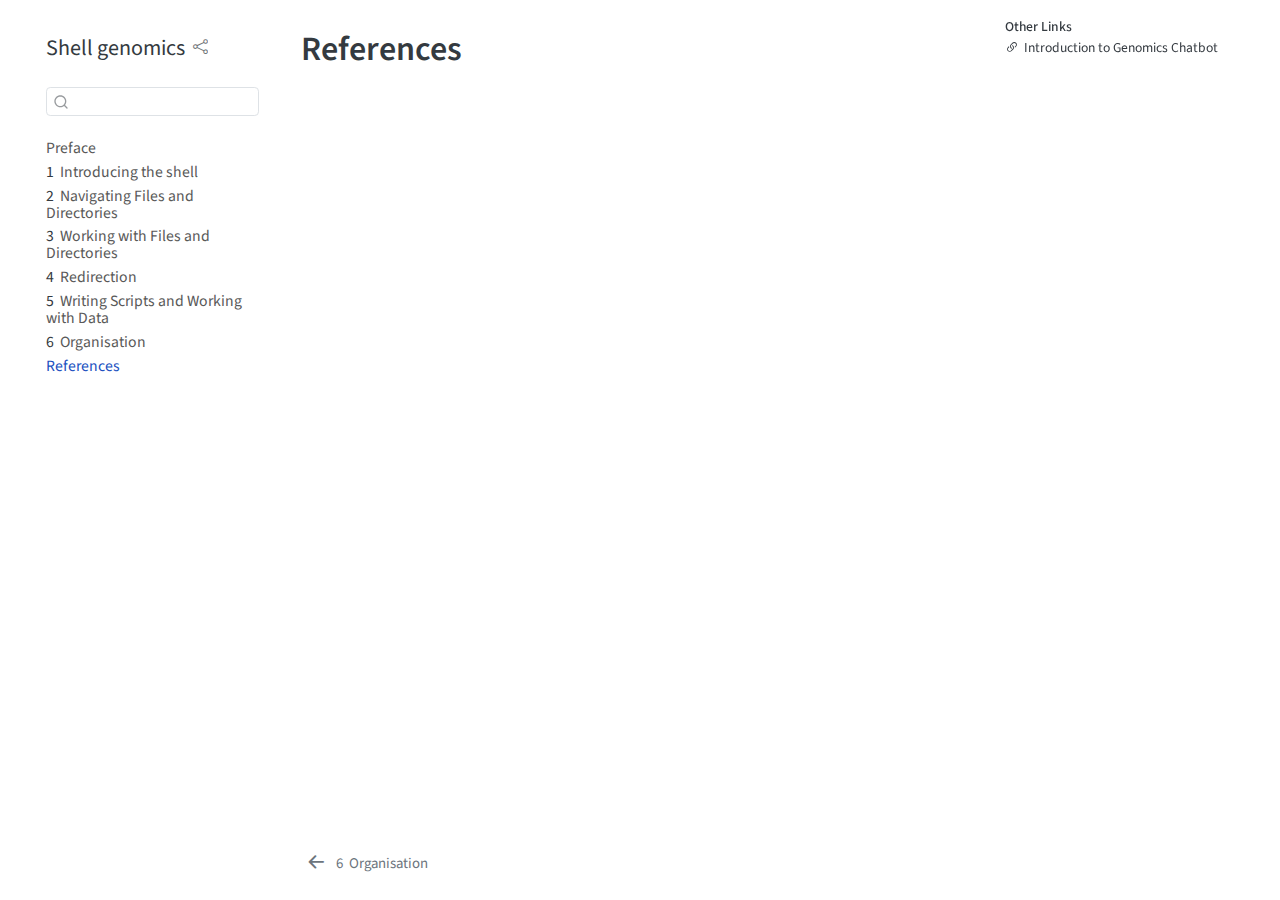
<file: docs/references.html>
<!DOCTYPE html>
<html xmlns="http://www.w3.org/1999/xhtml" lang="en" xml:lang="en"><head>

<meta charset="utf-8">
<meta name="generator" content="quarto-1.6.32">

<meta name="viewport" content="width=device-width, initial-scale=1.0, user-scalable=yes">


<title>References – Shell genomics</title>
<style>
code{white-space: pre-wrap;}
span.smallcaps{font-variant: small-caps;}
div.columns{display: flex; gap: min(4vw, 1.5em);}
div.column{flex: auto; overflow-x: auto;}
div.hanging-indent{margin-left: 1.5em; text-indent: -1.5em;}
ul.task-list{list-style: none;}
ul.task-list li input[type="checkbox"] {
  width: 0.8em;
  margin: 0 0.8em 0.2em -1em; /* quarto-specific, see https://github.com/quarto-dev/quarto-cli/issues/4556 */ 
  vertical-align: middle;
}
/* CSS for citations */
div.csl-bib-body { }
div.csl-entry {
  clear: both;
}
.hanging-indent div.csl-entry {
  margin-left:2em;
  text-indent:-2em;
}
div.csl-left-margin {
  min-width:2em;
  float:left;
}
div.csl-right-inline {
  margin-left:2em;
  padding-left:1em;
}
div.csl-indent {
  margin-left: 2em;
}</style>


<script src="site_libs/quarto-nav/quarto-nav.js"></script>
<script src="site_libs/quarto-nav/headroom.min.js"></script>
<script src="site_libs/clipboard/clipboard.min.js"></script>
<script src="site_libs/quarto-search/autocomplete.umd.js"></script>
<script src="site_libs/quarto-search/fuse.min.js"></script>
<script src="site_libs/quarto-search/quarto-search.js"></script>
<meta name="quarto:offset" content="./">
<link href="./organisation.html" rel="prev">
<script src="site_libs/quarto-html/quarto.js"></script>
<script src="site_libs/quarto-html/popper.min.js"></script>
<script src="site_libs/quarto-html/tippy.umd.min.js"></script>
<script src="site_libs/quarto-html/anchor.min.js"></script>
<link href="site_libs/quarto-html/tippy.css" rel="stylesheet">
<link href="site_libs/quarto-html/quarto-syntax-highlighting-2486e1f0a3ee9ee1fc393803a1361cdb.css" rel="stylesheet" id="quarto-text-highlighting-styles">
<script src="site_libs/bootstrap/bootstrap.min.js"></script>
<link href="site_libs/bootstrap/bootstrap-icons.css" rel="stylesheet">
<link href="site_libs/bootstrap/bootstrap-8e8f0625c176dcbcc6033fd5d21bc89b.min.css" rel="stylesheet" append-hash="true" id="quarto-bootstrap" data-mode="light">
<script id="quarto-search-options" type="application/json">{
  "location": "sidebar",
  "copy-button": false,
  "collapse-after": 3,
  "panel-placement": "start",
  "type": "textbox",
  "limit": 50,
  "keyboard-shortcut": [
    "f",
    "/",
    "s"
  ],
  "show-item-context": false,
  "language": {
    "search-no-results-text": "No results",
    "search-matching-documents-text": "matching documents",
    "search-copy-link-title": "Copy link to search",
    "search-hide-matches-text": "Hide additional matches",
    "search-more-match-text": "more match in this document",
    "search-more-matches-text": "more matches in this document",
    "search-clear-button-title": "Clear",
    "search-text-placeholder": "",
    "search-detached-cancel-button-title": "Cancel",
    "search-submit-button-title": "Submit",
    "search-label": "Search"
  }
}</script>
<script async="" src="https://hypothes.is/embed.js"></script>
<script>
  window.document.addEventListener("DOMContentLoaded", function (_event) {
    document.body.classList.add('hypothesis-enabled');
  });
</script>


</head>

<body class="nav-sidebar floating">

<div id="quarto-search-results"></div>
  <header id="quarto-header" class="headroom fixed-top">
  <nav class="quarto-secondary-nav">
    <div class="container-fluid d-flex">
      <button type="button" class="quarto-btn-toggle btn" data-bs-toggle="collapse" role="button" data-bs-target=".quarto-sidebar-collapse-item" aria-controls="quarto-sidebar" aria-expanded="false" aria-label="Toggle sidebar navigation" onclick="if (window.quartoToggleHeadroom) { window.quartoToggleHeadroom(); }">
        <i class="bi bi-layout-text-sidebar-reverse"></i>
      </button>
        <nav class="quarto-page-breadcrumbs" aria-label="breadcrumb"><ol class="breadcrumb"><li class="breadcrumb-item"><a href="./references.html">References</a></li></ol></nav>
        <a class="flex-grow-1" role="navigation" data-bs-toggle="collapse" data-bs-target=".quarto-sidebar-collapse-item" aria-controls="quarto-sidebar" aria-expanded="false" aria-label="Toggle sidebar navigation" onclick="if (window.quartoToggleHeadroom) { window.quartoToggleHeadroom(); }">      
        </a>
      <button type="button" class="btn quarto-search-button" aria-label="Search" onclick="window.quartoOpenSearch();">
        <i class="bi bi-search"></i>
      </button>
    </div>
  </nav>
</header>
<!-- content -->
<div id="quarto-content" class="quarto-container page-columns page-rows-contents page-layout-article">
<!-- sidebar -->
  <nav id="quarto-sidebar" class="sidebar collapse collapse-horizontal quarto-sidebar-collapse-item sidebar-navigation floating overflow-auto">
    <div class="pt-lg-2 mt-2 text-left sidebar-header">
    <div class="sidebar-title mb-0 py-0">
      <a href="./">Shell genomics</a> 
        <div class="sidebar-tools-main">
    <div class="dropdown">
      <a href="" title="Share" id="quarto-navigation-tool-dropdown-0" class="quarto-navigation-tool dropdown-toggle px-1" data-bs-toggle="dropdown" aria-expanded="false" role="link" aria-label="Share"><i class="bi bi-share"></i></a>
      <ul class="dropdown-menu" aria-labelledby="quarto-navigation-tool-dropdown-0">
          <li>
            <a class="dropdown-item sidebar-tools-main-item" href="https://twitter.com/intent/tweet?url=|url|">
              <i class="bi bi-twitter pe-1"></i>
            Twitter
            </a>
          </li>
          <li>
            <a class="dropdown-item sidebar-tools-main-item" href="https://www.facebook.com/sharer/sharer.php?u=|url|">
              <i class="bi bi-facebook pe-1"></i>
            Facebook
            </a>
          </li>
      </ul>
    </div>
</div>
    </div>
      </div>
        <div class="mt-2 flex-shrink-0 align-items-center">
        <div class="sidebar-search">
        <div id="quarto-search" class="" title="Search"></div>
        </div>
        </div>
    <div class="sidebar-menu-container"> 
    <ul class="list-unstyled mt-1">
        <li class="sidebar-item">
  <div class="sidebar-item-container"> 
  <a href="./index.html" class="sidebar-item-text sidebar-link">
 <span class="menu-text">Preface</span></a>
  </div>
</li>
        <li class="sidebar-item">
  <div class="sidebar-item-container"> 
  <a href="./intro.html" class="sidebar-item-text sidebar-link">
 <span class="menu-text"><span class="chapter-number">1</span>&nbsp; <span class="chapter-title">Introducing the shell</span></span></a>
  </div>
</li>
        <li class="sidebar-item">
  <div class="sidebar-item-container"> 
  <a href="./navigation.html" class="sidebar-item-text sidebar-link">
 <span class="menu-text"><span class="chapter-number">2</span>&nbsp; <span class="chapter-title">Navigating Files and Directories</span></span></a>
  </div>
</li>
        <li class="sidebar-item">
  <div class="sidebar-item-container"> 
  <a href="./work-with-files-and-dir.html" class="sidebar-item-text sidebar-link">
 <span class="menu-text"><span class="chapter-number">3</span>&nbsp; <span class="chapter-title">Working with Files and Directories</span></span></a>
  </div>
</li>
        <li class="sidebar-item">
  <div class="sidebar-item-container"> 
  <a href="./redirection.html" class="sidebar-item-text sidebar-link">
 <span class="menu-text"><span class="chapter-number">4</span>&nbsp; <span class="chapter-title">Redirection</span></span></a>
  </div>
</li>
        <li class="sidebar-item">
  <div class="sidebar-item-container"> 
  <a href="./scripting.html" class="sidebar-item-text sidebar-link">
 <span class="menu-text"><span class="chapter-number">5</span>&nbsp; <span class="chapter-title">Writing Scripts and Working with Data</span></span></a>
  </div>
</li>
        <li class="sidebar-item">
  <div class="sidebar-item-container"> 
  <a href="./organisation.html" class="sidebar-item-text sidebar-link">
 <span class="menu-text"><span class="chapter-number">6</span>&nbsp; <span class="chapter-title">Organisation</span></span></a>
  </div>
</li>
        <li class="sidebar-item">
  <div class="sidebar-item-container"> 
  <a href="./references.html" class="sidebar-item-text sidebar-link active">
 <span class="menu-text">References</span></a>
  </div>
</li>
    </ul>
    </div>
</nav>
<div id="quarto-sidebar-glass" class="quarto-sidebar-collapse-item" data-bs-toggle="collapse" data-bs-target=".quarto-sidebar-collapse-item"></div>
<!-- margin-sidebar -->
    <div id="quarto-margin-sidebar" class="sidebar margin-sidebar">
        
    <div class="quarto-other-links"><h2>Other Links</h2><ul><li><a href="https://tsl-bioinformatics.shinyapps.io/genomics_chatbot/" target="_blank"><i class="bi bi-link-45deg"></i>Introduction to Genomics Chatbot</a></li></ul></div></div>
<!-- main -->
<main class="content" id="quarto-document-content">

<header id="title-block-header" class="quarto-title-block default">
<div class="quarto-title">
<h1 class="title">References</h1>
</div>



<div class="quarto-title-meta">

    
  
    
  </div>
  


</header>


<div id="refs" role="list">

</div>



</main> <!-- /main -->
<script id="quarto-html-after-body" type="application/javascript">
window.document.addEventListener("DOMContentLoaded", function (event) {
  const toggleBodyColorMode = (bsSheetEl) => {
    const mode = bsSheetEl.getAttribute("data-mode");
    const bodyEl = window.document.querySelector("body");
    if (mode === "dark") {
      bodyEl.classList.add("quarto-dark");
      bodyEl.classList.remove("quarto-light");
    } else {
      bodyEl.classList.add("quarto-light");
      bodyEl.classList.remove("quarto-dark");
    }
  }
  const toggleBodyColorPrimary = () => {
    const bsSheetEl = window.document.querySelector("link#quarto-bootstrap");
    if (bsSheetEl) {
      toggleBodyColorMode(bsSheetEl);
    }
  }
  toggleBodyColorPrimary();  
  const icon = "";
  const anchorJS = new window.AnchorJS();
  anchorJS.options = {
    placement: 'right',
    icon: icon
  };
  anchorJS.add('.anchored');
    var localhostRegex = new RegExp(/^(?:http|https):\/\/localhost\:?[0-9]*\//);
    var mailtoRegex = new RegExp(/^mailto:/);
      var filterRegex = new RegExp('/' + window.location.host + '/');
    var isInternal = (href) => {
        return filterRegex.test(href) || localhostRegex.test(href) || mailtoRegex.test(href);
    }
    // Inspect non-navigation links and adorn them if external
 	var links = window.document.querySelectorAll('a[href]:not(.nav-link):not(.navbar-brand):not(.toc-action):not(.sidebar-link):not(.sidebar-item-toggle):not(.pagination-link):not(.no-external):not([aria-hidden]):not(.dropdown-item):not(.quarto-navigation-tool):not(.about-link)');
    for (var i=0; i<links.length; i++) {
      const link = links[i];
      if (!isInternal(link.href)) {
        // undo the damage that might have been done by quarto-nav.js in the case of
        // links that we want to consider external
        if (link.dataset.originalHref !== undefined) {
          link.href = link.dataset.originalHref;
        }
      }
    }
  function tippyHover(el, contentFn, onTriggerFn, onUntriggerFn) {
    const config = {
      allowHTML: true,
      maxWidth: 500,
      delay: 100,
      arrow: false,
      appendTo: function(el) {
          return el.parentElement;
      },
      interactive: true,
      interactiveBorder: 10,
      theme: 'quarto',
      placement: 'bottom-start',
    };
    if (contentFn) {
      config.content = contentFn;
    }
    if (onTriggerFn) {
      config.onTrigger = onTriggerFn;
    }
    if (onUntriggerFn) {
      config.onUntrigger = onUntriggerFn;
    }
    window.tippy(el, config); 
  }
  const noterefs = window.document.querySelectorAll('a[role="doc-noteref"]');
  for (var i=0; i<noterefs.length; i++) {
    const ref = noterefs[i];
    tippyHover(ref, function() {
      // use id or data attribute instead here
      let href = ref.getAttribute('data-footnote-href') || ref.getAttribute('href');
      try { href = new URL(href).hash; } catch {}
      const id = href.replace(/^#\/?/, "");
      const note = window.document.getElementById(id);
      if (note) {
        return note.innerHTML;
      } else {
        return "";
      }
    });
  }
  const xrefs = window.document.querySelectorAll('a.quarto-xref');
  const processXRef = (id, note) => {
    // Strip column container classes
    const stripColumnClz = (el) => {
      el.classList.remove("page-full", "page-columns");
      if (el.children) {
        for (const child of el.children) {
          stripColumnClz(child);
        }
      }
    }
    stripColumnClz(note)
    if (id === null || id.startsWith('sec-')) {
      // Special case sections, only their first couple elements
      const container = document.createElement("div");
      if (note.children && note.children.length > 2) {
        container.appendChild(note.children[0].cloneNode(true));
        for (let i = 1; i < note.children.length; i++) {
          const child = note.children[i];
          if (child.tagName === "P" && child.innerText === "") {
            continue;
          } else {
            container.appendChild(child.cloneNode(true));
            break;
          }
        }
        if (window.Quarto?.typesetMath) {
          window.Quarto.typesetMath(container);
        }
        return container.innerHTML
      } else {
        if (window.Quarto?.typesetMath) {
          window.Quarto.typesetMath(note);
        }
        return note.innerHTML;
      }
    } else {
      // Remove any anchor links if they are present
      const anchorLink = note.querySelector('a.anchorjs-link');
      if (anchorLink) {
        anchorLink.remove();
      }
      if (window.Quarto?.typesetMath) {
        window.Quarto.typesetMath(note);
      }
      // TODO in 1.5, we should make sure this works without a callout special case
      if (note.classList.contains("callout")) {
        return note.outerHTML;
      } else {
        return note.innerHTML;
      }
    }
  }
  for (var i=0; i<xrefs.length; i++) {
    const xref = xrefs[i];
    tippyHover(xref, undefined, function(instance) {
      instance.disable();
      let url = xref.getAttribute('href');
      let hash = undefined; 
      if (url.startsWith('#')) {
        hash = url;
      } else {
        try { hash = new URL(url).hash; } catch {}
      }
      if (hash) {
        const id = hash.replace(/^#\/?/, "");
        const note = window.document.getElementById(id);
        if (note !== null) {
          try {
            const html = processXRef(id, note.cloneNode(true));
            instance.setContent(html);
          } finally {
            instance.enable();
            instance.show();
          }
        } else {
          // See if we can fetch this
          fetch(url.split('#')[0])
          .then(res => res.text())
          .then(html => {
            const parser = new DOMParser();
            const htmlDoc = parser.parseFromString(html, "text/html");
            const note = htmlDoc.getElementById(id);
            if (note !== null) {
              const html = processXRef(id, note);
              instance.setContent(html);
            } 
          }).finally(() => {
            instance.enable();
            instance.show();
          });
        }
      } else {
        // See if we can fetch a full url (with no hash to target)
        // This is a special case and we should probably do some content thinning / targeting
        fetch(url)
        .then(res => res.text())
        .then(html => {
          const parser = new DOMParser();
          const htmlDoc = parser.parseFromString(html, "text/html");
          const note = htmlDoc.querySelector('main.content');
          if (note !== null) {
            // This should only happen for chapter cross references
            // (since there is no id in the URL)
            // remove the first header
            if (note.children.length > 0 && note.children[0].tagName === "HEADER") {
              note.children[0].remove();
            }
            const html = processXRef(null, note);
            instance.setContent(html);
          } 
        }).finally(() => {
          instance.enable();
          instance.show();
        });
      }
    }, function(instance) {
    });
  }
      let selectedAnnoteEl;
      const selectorForAnnotation = ( cell, annotation) => {
        let cellAttr = 'data-code-cell="' + cell + '"';
        let lineAttr = 'data-code-annotation="' +  annotation + '"';
        const selector = 'span[' + cellAttr + '][' + lineAttr + ']';
        return selector;
      }
      const selectCodeLines = (annoteEl) => {
        const doc = window.document;
        const targetCell = annoteEl.getAttribute("data-target-cell");
        const targetAnnotation = annoteEl.getAttribute("data-target-annotation");
        const annoteSpan = window.document.querySelector(selectorForAnnotation(targetCell, targetAnnotation));
        const lines = annoteSpan.getAttribute("data-code-lines").split(",");
        const lineIds = lines.map((line) => {
          return targetCell + "-" + line;
        })
        let top = null;
        let height = null;
        let parent = null;
        if (lineIds.length > 0) {
            //compute the position of the single el (top and bottom and make a div)
            const el = window.document.getElementById(lineIds[0]);
            top = el.offsetTop;
            height = el.offsetHeight;
            parent = el.parentElement.parentElement;
          if (lineIds.length > 1) {
            const lastEl = window.document.getElementById(lineIds[lineIds.length - 1]);
            const bottom = lastEl.offsetTop + lastEl.offsetHeight;
            height = bottom - top;
          }
          if (top !== null && height !== null && parent !== null) {
            // cook up a div (if necessary) and position it 
            let div = window.document.getElementById("code-annotation-line-highlight");
            if (div === null) {
              div = window.document.createElement("div");
              div.setAttribute("id", "code-annotation-line-highlight");
              div.style.position = 'absolute';
              parent.appendChild(div);
            }
            div.style.top = top - 2 + "px";
            div.style.height = height + 4 + "px";
            div.style.left = 0;
            let gutterDiv = window.document.getElementById("code-annotation-line-highlight-gutter");
            if (gutterDiv === null) {
              gutterDiv = window.document.createElement("div");
              gutterDiv.setAttribute("id", "code-annotation-line-highlight-gutter");
              gutterDiv.style.position = 'absolute';
              const codeCell = window.document.getElementById(targetCell);
              const gutter = codeCell.querySelector('.code-annotation-gutter');
              gutter.appendChild(gutterDiv);
            }
            gutterDiv.style.top = top - 2 + "px";
            gutterDiv.style.height = height + 4 + "px";
          }
          selectedAnnoteEl = annoteEl;
        }
      };
      const unselectCodeLines = () => {
        const elementsIds = ["code-annotation-line-highlight", "code-annotation-line-highlight-gutter"];
        elementsIds.forEach((elId) => {
          const div = window.document.getElementById(elId);
          if (div) {
            div.remove();
          }
        });
        selectedAnnoteEl = undefined;
      };
        // Handle positioning of the toggle
    window.addEventListener(
      "resize",
      throttle(() => {
        elRect = undefined;
        if (selectedAnnoteEl) {
          selectCodeLines(selectedAnnoteEl);
        }
      }, 10)
    );
    function throttle(fn, ms) {
    let throttle = false;
    let timer;
      return (...args) => {
        if(!throttle) { // first call gets through
            fn.apply(this, args);
            throttle = true;
        } else { // all the others get throttled
            if(timer) clearTimeout(timer); // cancel #2
            timer = setTimeout(() => {
              fn.apply(this, args);
              timer = throttle = false;
            }, ms);
        }
      };
    }
      // Attach click handler to the DT
      const annoteDls = window.document.querySelectorAll('dt[data-target-cell]');
      for (const annoteDlNode of annoteDls) {
        annoteDlNode.addEventListener('click', (event) => {
          const clickedEl = event.target;
          if (clickedEl !== selectedAnnoteEl) {
            unselectCodeLines();
            const activeEl = window.document.querySelector('dt[data-target-cell].code-annotation-active');
            if (activeEl) {
              activeEl.classList.remove('code-annotation-active');
            }
            selectCodeLines(clickedEl);
            clickedEl.classList.add('code-annotation-active');
          } else {
            // Unselect the line
            unselectCodeLines();
            clickedEl.classList.remove('code-annotation-active');
          }
        });
      }
  const findCites = (el) => {
    const parentEl = el.parentElement;
    if (parentEl) {
      const cites = parentEl.dataset.cites;
      if (cites) {
        return {
          el,
          cites: cites.split(' ')
        };
      } else {
        return findCites(el.parentElement)
      }
    } else {
      return undefined;
    }
  };
  var bibliorefs = window.document.querySelectorAll('a[role="doc-biblioref"]');
  for (var i=0; i<bibliorefs.length; i++) {
    const ref = bibliorefs[i];
    const citeInfo = findCites(ref);
    if (citeInfo) {
      tippyHover(citeInfo.el, function() {
        var popup = window.document.createElement('div');
        citeInfo.cites.forEach(function(cite) {
          var citeDiv = window.document.createElement('div');
          citeDiv.classList.add('hanging-indent');
          citeDiv.classList.add('csl-entry');
          var biblioDiv = window.document.getElementById('ref-' + cite);
          if (biblioDiv) {
            citeDiv.innerHTML = biblioDiv.innerHTML;
          }
          popup.appendChild(citeDiv);
        });
        return popup.innerHTML;
      });
    }
  }
});
</script>
<nav class="page-navigation">
  <div class="nav-page nav-page-previous">
      <a href="./organisation.html" class="pagination-link" aria-label="Organisation">
        <i class="bi bi-arrow-left-short"></i> <span class="nav-page-text"><span class="chapter-number">6</span>&nbsp; <span class="chapter-title">Organisation</span></span>
      </a>          
  </div>
  <div class="nav-page nav-page-next">
  </div>
</nav>
</div> <!-- /content -->




</body></html>
</file>
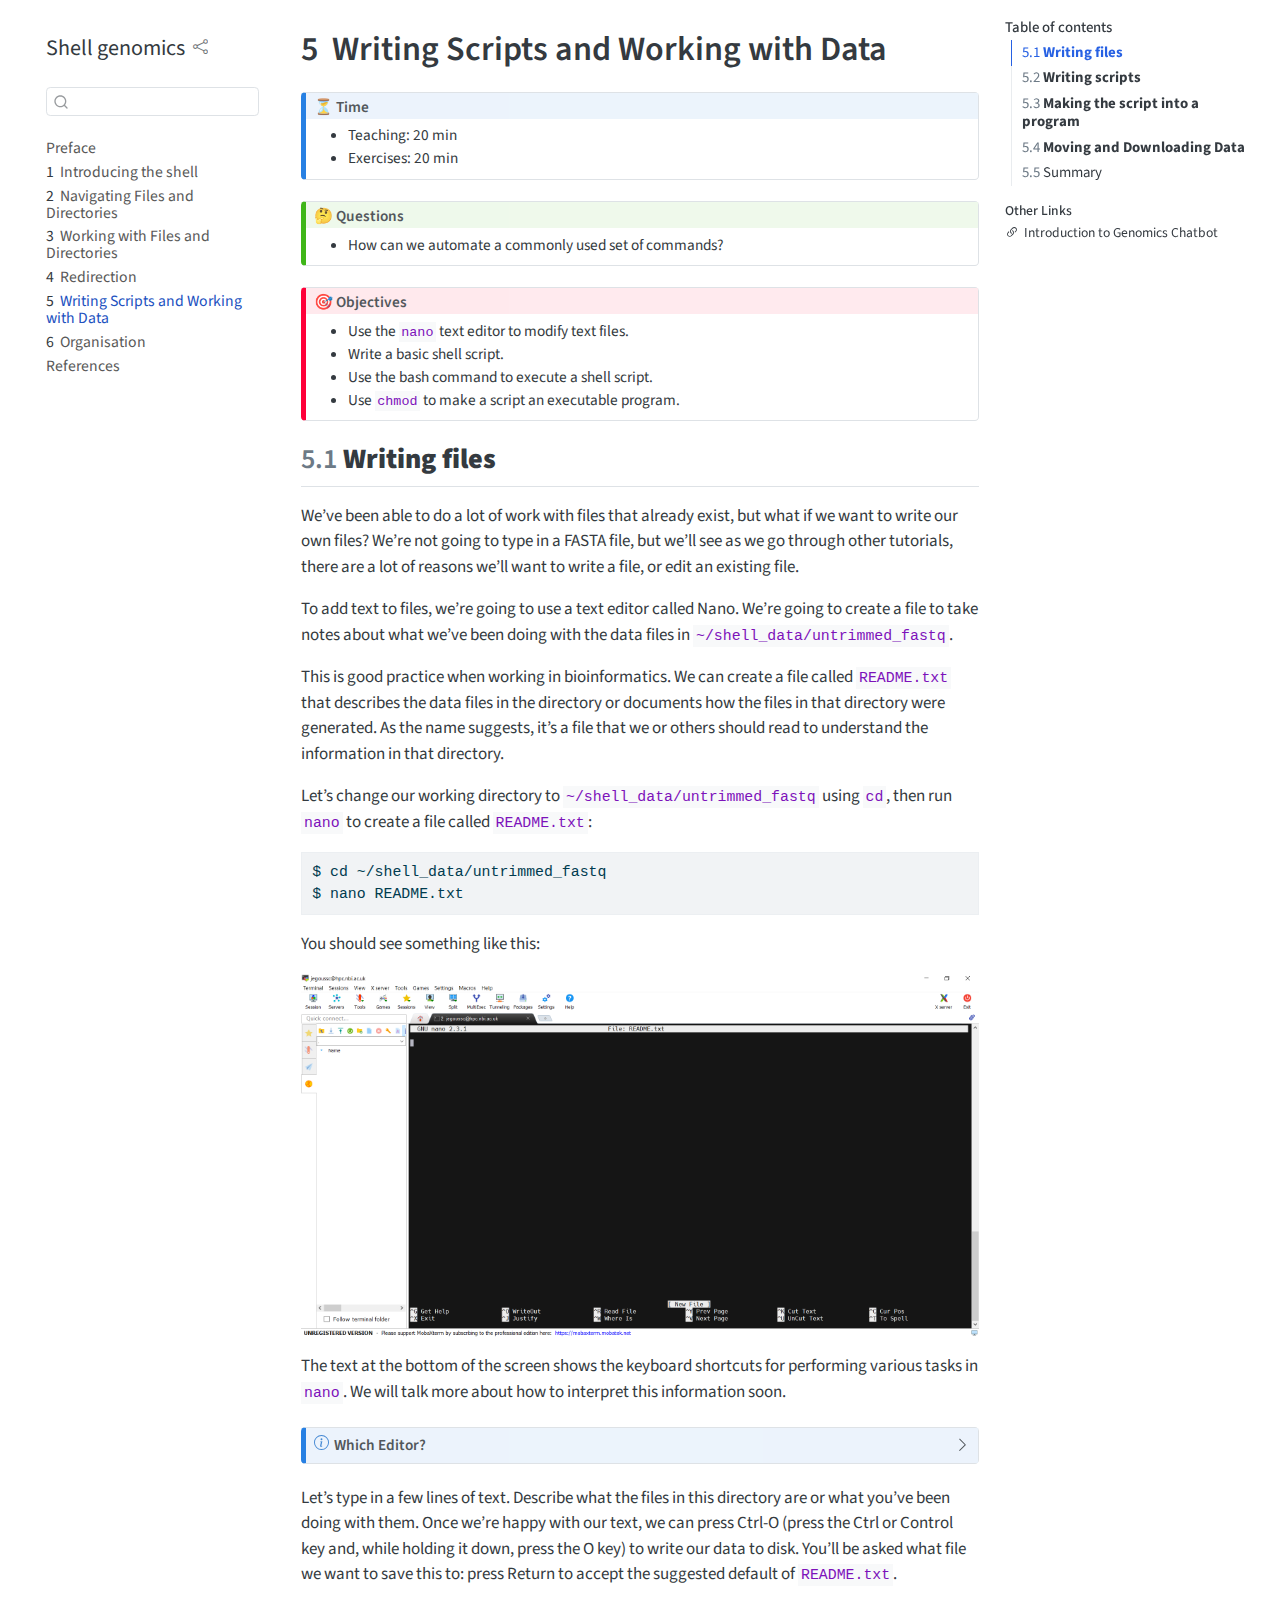
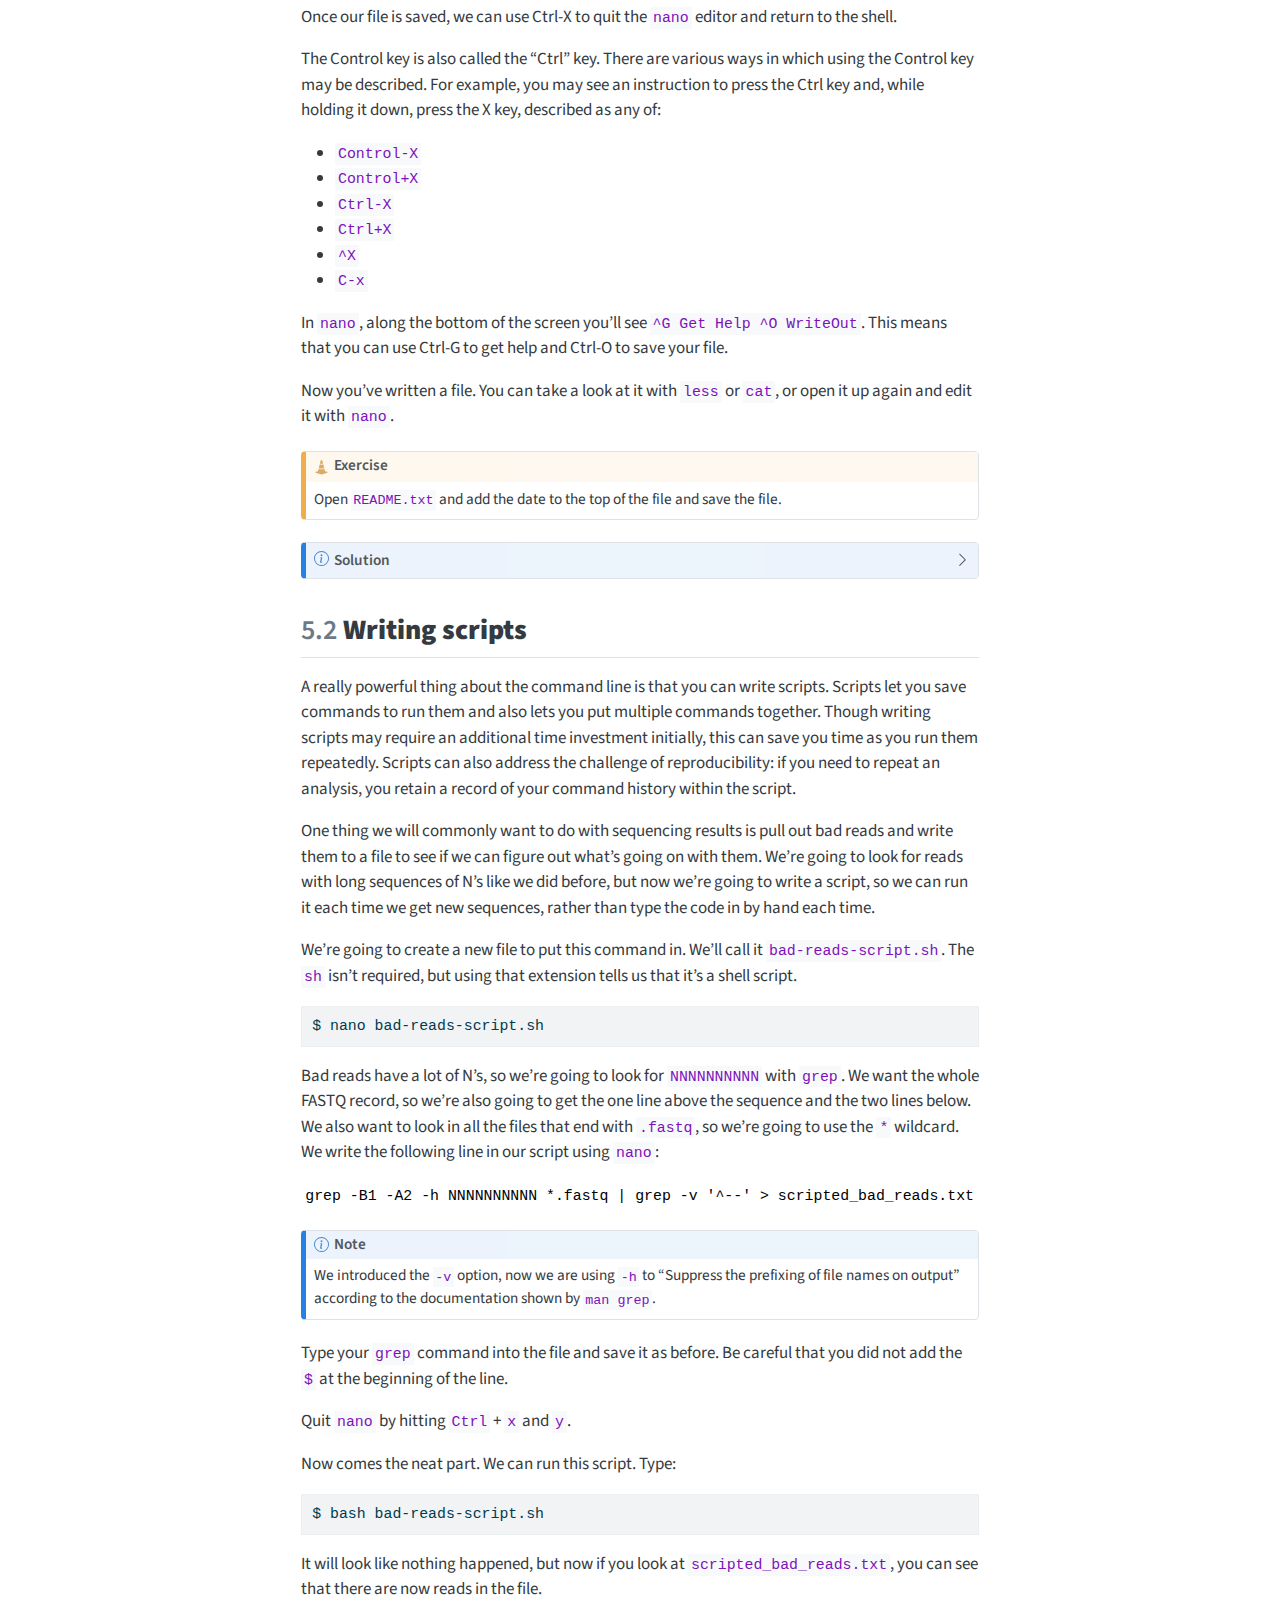
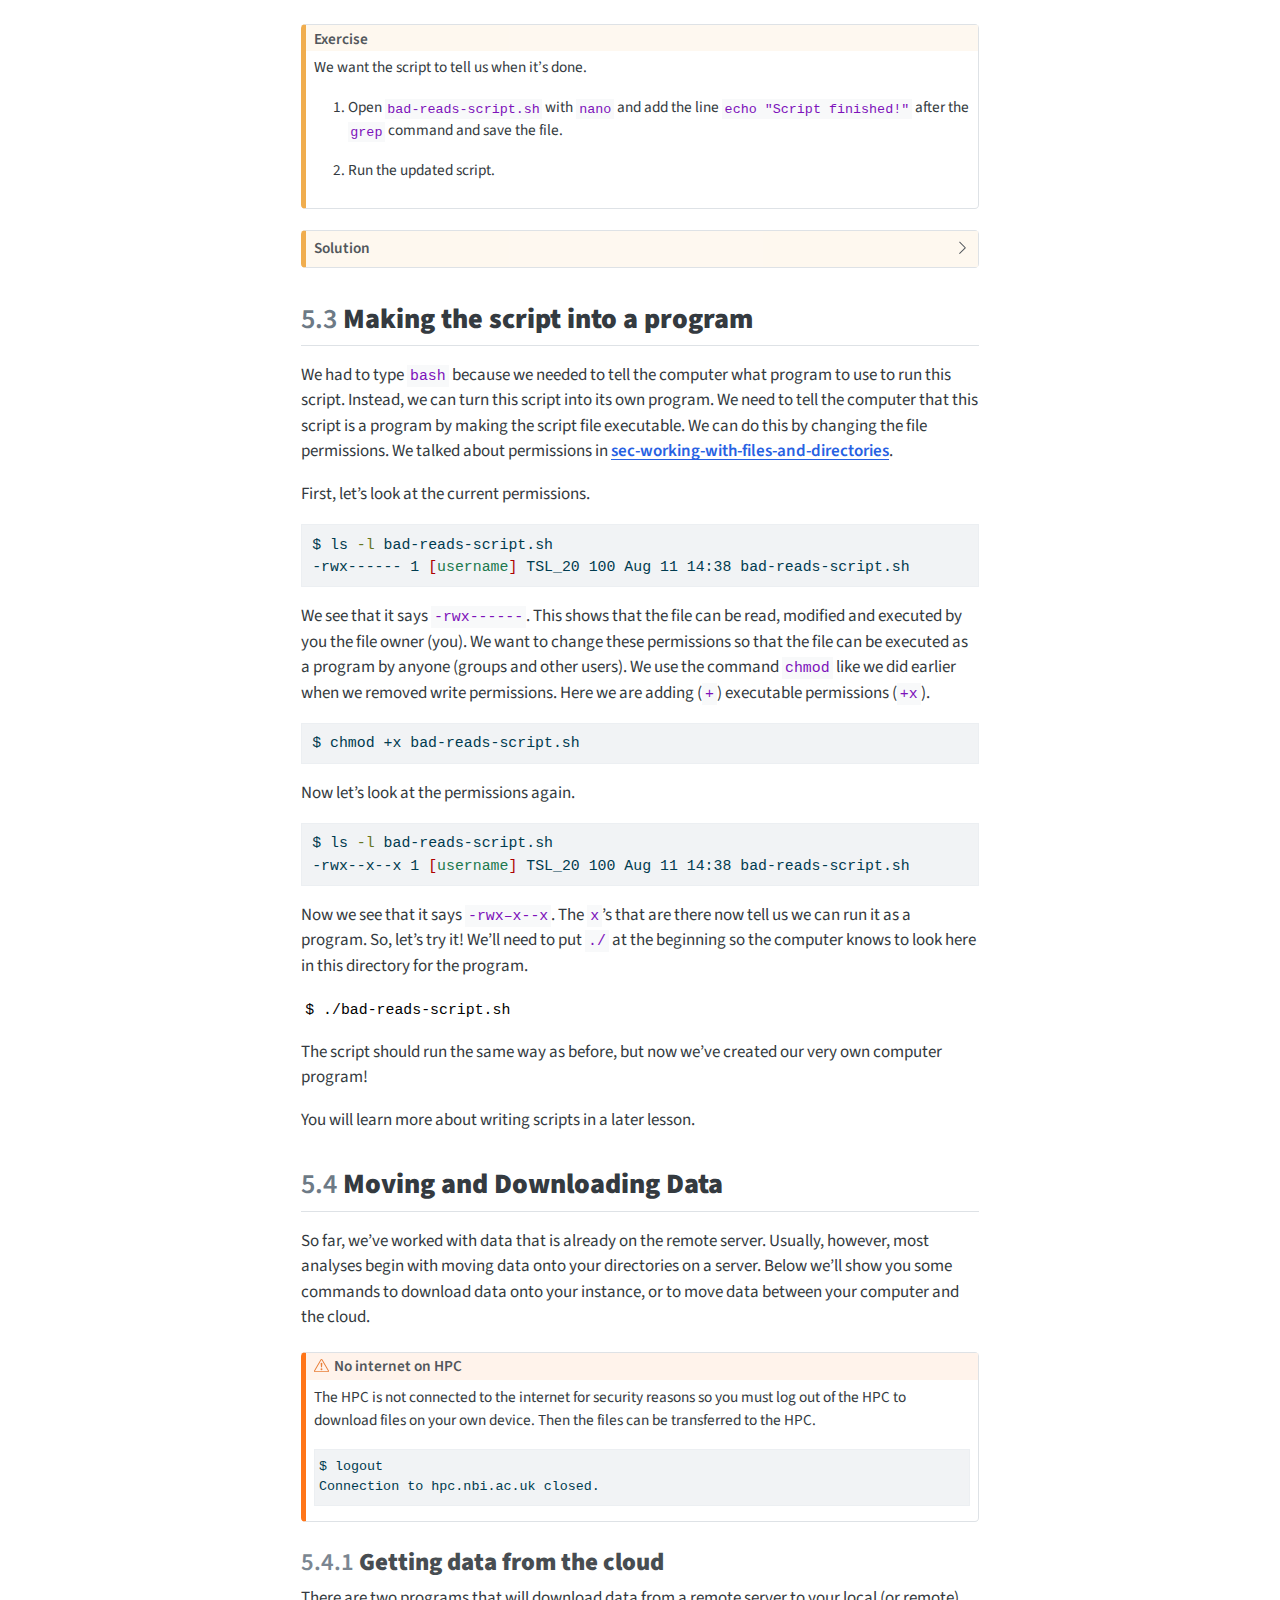
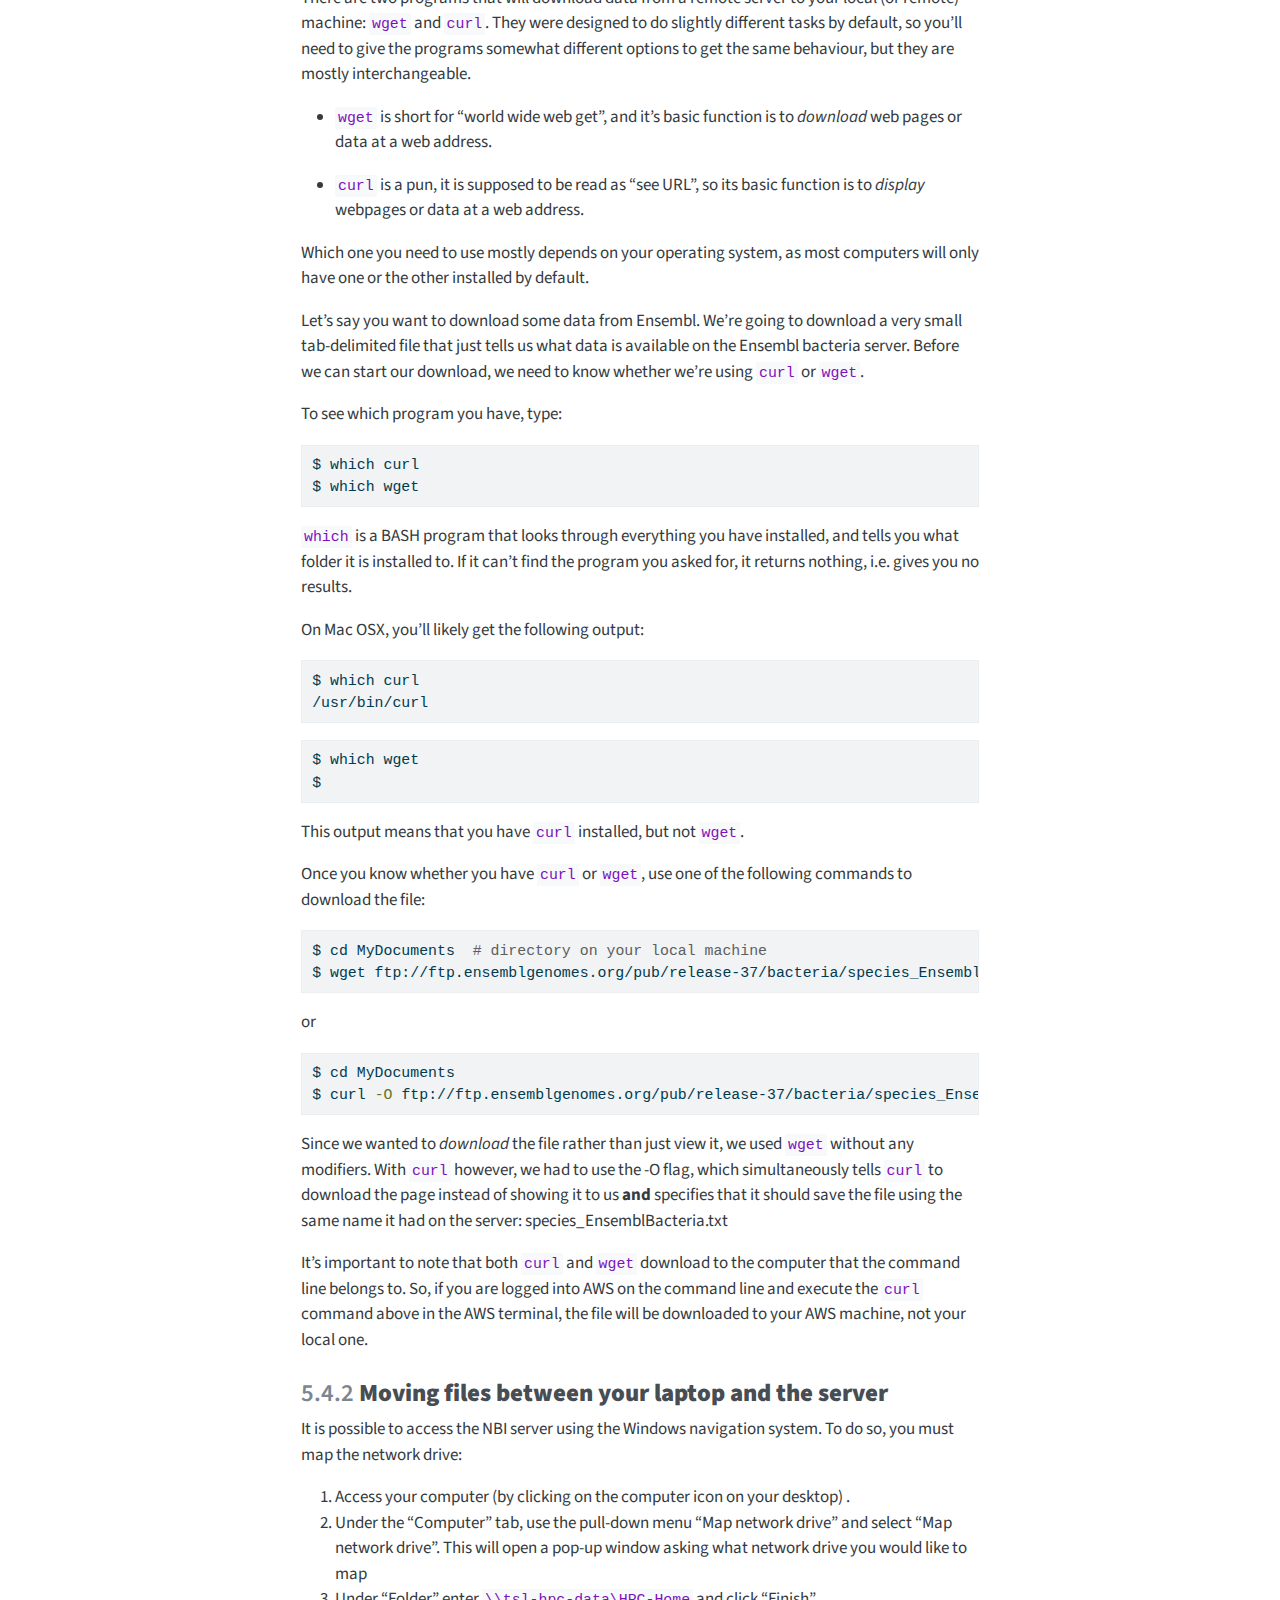
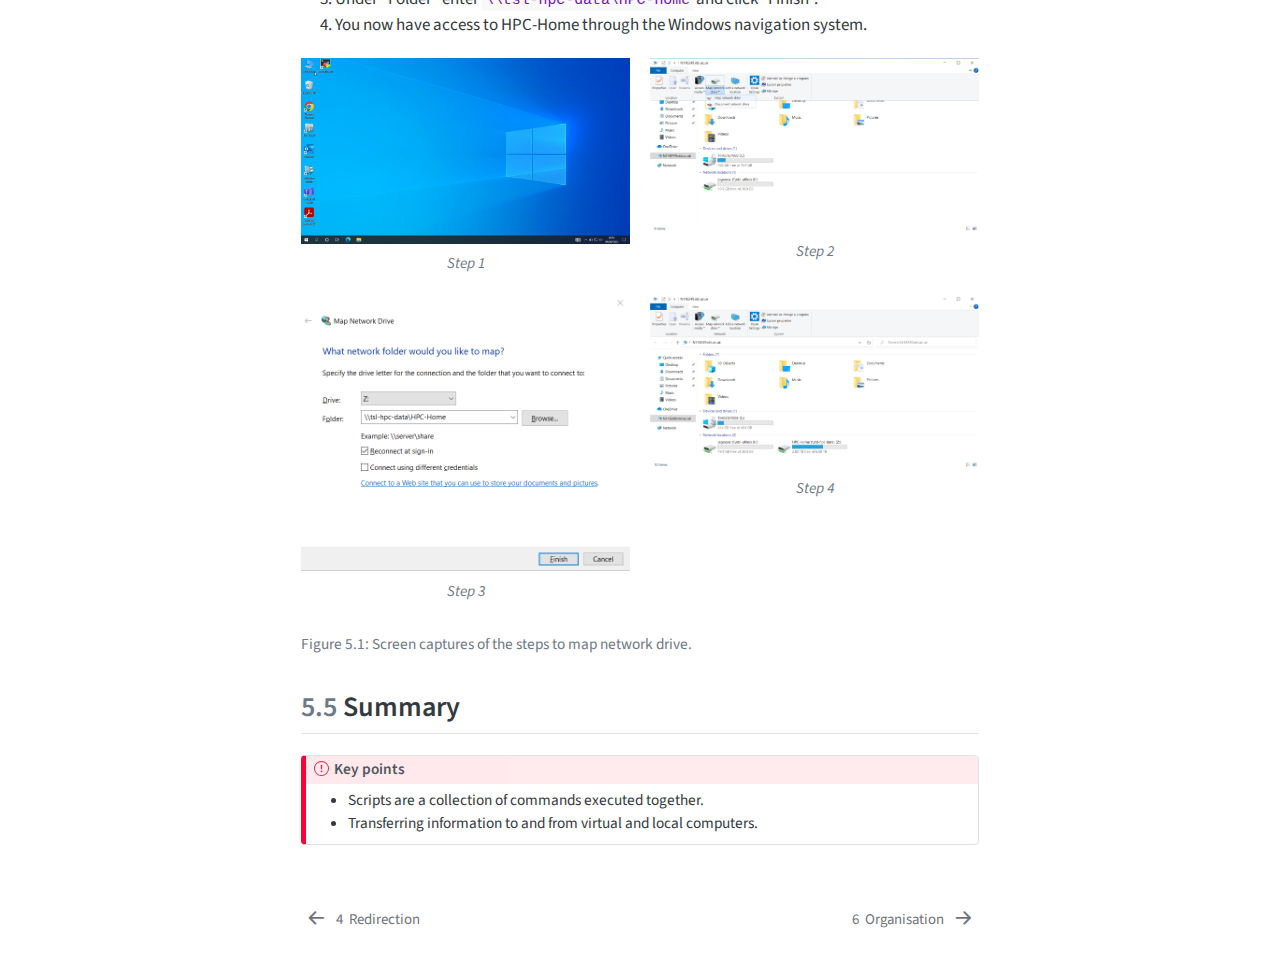
<file: docs/scripting.html>
<!DOCTYPE html>
<html xmlns="http://www.w3.org/1999/xhtml" lang="en" xml:lang="en"><head>

<meta charset="utf-8">
<meta name="generator" content="quarto-1.6.32">

<meta name="viewport" content="width=device-width, initial-scale=1.0, user-scalable=yes">


<title>5&nbsp; Writing Scripts and Working with Data – Shell genomics</title>
<style>
code{white-space: pre-wrap;}
span.smallcaps{font-variant: small-caps;}
div.columns{display: flex; gap: min(4vw, 1.5em);}
div.column{flex: auto; overflow-x: auto;}
div.hanging-indent{margin-left: 1.5em; text-indent: -1.5em;}
ul.task-list{list-style: none;}
ul.task-list li input[type="checkbox"] {
  width: 0.8em;
  margin: 0 0.8em 0.2em -1em; /* quarto-specific, see https://github.com/quarto-dev/quarto-cli/issues/4556 */ 
  vertical-align: middle;
}
/* CSS for syntax highlighting */
pre > code.sourceCode { white-space: pre; position: relative; }
pre > code.sourceCode > span { line-height: 1.25; }
pre > code.sourceCode > span:empty { height: 1.2em; }
.sourceCode { overflow: visible; }
code.sourceCode > span { color: inherit; text-decoration: inherit; }
div.sourceCode { margin: 1em 0; }
pre.sourceCode { margin: 0; }
@media screen {
div.sourceCode { overflow: auto; }
}
@media print {
pre > code.sourceCode { white-space: pre-wrap; }
pre > code.sourceCode > span { display: inline-block; text-indent: -5em; padding-left: 5em; }
}
pre.numberSource code
  { counter-reset: source-line 0; }
pre.numberSource code > span
  { position: relative; left: -4em; counter-increment: source-line; }
pre.numberSource code > span > a:first-child::before
  { content: counter(source-line);
    position: relative; left: -1em; text-align: right; vertical-align: baseline;
    border: none; display: inline-block;
    -webkit-touch-callout: none; -webkit-user-select: none;
    -khtml-user-select: none; -moz-user-select: none;
    -ms-user-select: none; user-select: none;
    padding: 0 4px; width: 4em;
  }
pre.numberSource { margin-left: 3em;  padding-left: 4px; }
div.sourceCode
  {   }
@media screen {
pre > code.sourceCode > span > a:first-child::before { text-decoration: underline; }
}
</style>


<script src="site_libs/quarto-nav/quarto-nav.js"></script>
<script src="site_libs/quarto-nav/headroom.min.js"></script>
<script src="site_libs/clipboard/clipboard.min.js"></script>
<script src="site_libs/quarto-search/autocomplete.umd.js"></script>
<script src="site_libs/quarto-search/fuse.min.js"></script>
<script src="site_libs/quarto-search/quarto-search.js"></script>
<meta name="quarto:offset" content="./">
<link href="./organisation.html" rel="next">
<link href="./redirection.html" rel="prev">
<script src="site_libs/quarto-html/quarto.js"></script>
<script src="site_libs/quarto-html/popper.min.js"></script>
<script src="site_libs/quarto-html/tippy.umd.min.js"></script>
<script src="site_libs/quarto-html/anchor.min.js"></script>
<link href="site_libs/quarto-html/tippy.css" rel="stylesheet">
<link href="site_libs/quarto-html/quarto-syntax-highlighting-2486e1f0a3ee9ee1fc393803a1361cdb.css" rel="stylesheet" id="quarto-text-highlighting-styles">
<script src="site_libs/bootstrap/bootstrap.min.js"></script>
<link href="site_libs/bootstrap/bootstrap-icons.css" rel="stylesheet">
<link href="site_libs/bootstrap/bootstrap-8e8f0625c176dcbcc6033fd5d21bc89b.min.css" rel="stylesheet" append-hash="true" id="quarto-bootstrap" data-mode="light">
<script id="quarto-search-options" type="application/json">{
  "location": "sidebar",
  "copy-button": false,
  "collapse-after": 3,
  "panel-placement": "start",
  "type": "textbox",
  "limit": 50,
  "keyboard-shortcut": [
    "f",
    "/",
    "s"
  ],
  "show-item-context": false,
  "language": {
    "search-no-results-text": "No results",
    "search-matching-documents-text": "matching documents",
    "search-copy-link-title": "Copy link to search",
    "search-hide-matches-text": "Hide additional matches",
    "search-more-match-text": "more match in this document",
    "search-more-matches-text": "more matches in this document",
    "search-clear-button-title": "Clear",
    "search-text-placeholder": "",
    "search-detached-cancel-button-title": "Cancel",
    "search-submit-button-title": "Submit",
    "search-label": "Search"
  }
}</script>
<script async="" src="https://hypothes.is/embed.js"></script>
<script>
  window.document.addEventListener("DOMContentLoaded", function (_event) {
    document.body.classList.add('hypothesis-enabled');
  });
</script>


</head>

<body class="nav-sidebar floating">

<div id="quarto-search-results"></div>
  <header id="quarto-header" class="headroom fixed-top">
  <nav class="quarto-secondary-nav">
    <div class="container-fluid d-flex">
      <button type="button" class="quarto-btn-toggle btn" data-bs-toggle="collapse" role="button" data-bs-target=".quarto-sidebar-collapse-item" aria-controls="quarto-sidebar" aria-expanded="false" aria-label="Toggle sidebar navigation" onclick="if (window.quartoToggleHeadroom) { window.quartoToggleHeadroom(); }">
        <i class="bi bi-layout-text-sidebar-reverse"></i>
      </button>
        <nav class="quarto-page-breadcrumbs" aria-label="breadcrumb"><ol class="breadcrumb"><li class="breadcrumb-item"><a href="./scripting.html"><span class="chapter-number">5</span>&nbsp; <span class="chapter-title">Writing Scripts and Working with Data</span></a></li></ol></nav>
        <a class="flex-grow-1" role="navigation" data-bs-toggle="collapse" data-bs-target=".quarto-sidebar-collapse-item" aria-controls="quarto-sidebar" aria-expanded="false" aria-label="Toggle sidebar navigation" onclick="if (window.quartoToggleHeadroom) { window.quartoToggleHeadroom(); }">      
        </a>
      <button type="button" class="btn quarto-search-button" aria-label="Search" onclick="window.quartoOpenSearch();">
        <i class="bi bi-search"></i>
      </button>
    </div>
  </nav>
</header>
<!-- content -->
<div id="quarto-content" class="quarto-container page-columns page-rows-contents page-layout-article">
<!-- sidebar -->
  <nav id="quarto-sidebar" class="sidebar collapse collapse-horizontal quarto-sidebar-collapse-item sidebar-navigation floating overflow-auto">
    <div class="pt-lg-2 mt-2 text-left sidebar-header">
    <div class="sidebar-title mb-0 py-0">
      <a href="./">Shell genomics</a> 
        <div class="sidebar-tools-main">
    <div class="dropdown">
      <a href="" title="Share" id="quarto-navigation-tool-dropdown-0" class="quarto-navigation-tool dropdown-toggle px-1" data-bs-toggle="dropdown" aria-expanded="false" role="link" aria-label="Share"><i class="bi bi-share"></i></a>
      <ul class="dropdown-menu" aria-labelledby="quarto-navigation-tool-dropdown-0">
          <li>
            <a class="dropdown-item sidebar-tools-main-item" href="https://twitter.com/intent/tweet?url=|url|">
              <i class="bi bi-twitter pe-1"></i>
            Twitter
            </a>
          </li>
          <li>
            <a class="dropdown-item sidebar-tools-main-item" href="https://www.facebook.com/sharer/sharer.php?u=|url|">
              <i class="bi bi-facebook pe-1"></i>
            Facebook
            </a>
          </li>
      </ul>
    </div>
</div>
    </div>
      </div>
        <div class="mt-2 flex-shrink-0 align-items-center">
        <div class="sidebar-search">
        <div id="quarto-search" class="" title="Search"></div>
        </div>
        </div>
    <div class="sidebar-menu-container"> 
    <ul class="list-unstyled mt-1">
        <li class="sidebar-item">
  <div class="sidebar-item-container"> 
  <a href="./index.html" class="sidebar-item-text sidebar-link">
 <span class="menu-text">Preface</span></a>
  </div>
</li>
        <li class="sidebar-item">
  <div class="sidebar-item-container"> 
  <a href="./intro.html" class="sidebar-item-text sidebar-link">
 <span class="menu-text"><span class="chapter-number">1</span>&nbsp; <span class="chapter-title">Introducing the shell</span></span></a>
  </div>
</li>
        <li class="sidebar-item">
  <div class="sidebar-item-container"> 
  <a href="./navigation.html" class="sidebar-item-text sidebar-link">
 <span class="menu-text"><span class="chapter-number">2</span>&nbsp; <span class="chapter-title">Navigating Files and Directories</span></span></a>
  </div>
</li>
        <li class="sidebar-item">
  <div class="sidebar-item-container"> 
  <a href="./work-with-files-and-dir.html" class="sidebar-item-text sidebar-link">
 <span class="menu-text"><span class="chapter-number">3</span>&nbsp; <span class="chapter-title">Working with Files and Directories</span></span></a>
  </div>
</li>
        <li class="sidebar-item">
  <div class="sidebar-item-container"> 
  <a href="./redirection.html" class="sidebar-item-text sidebar-link">
 <span class="menu-text"><span class="chapter-number">4</span>&nbsp; <span class="chapter-title">Redirection</span></span></a>
  </div>
</li>
        <li class="sidebar-item">
  <div class="sidebar-item-container"> 
  <a href="./scripting.html" class="sidebar-item-text sidebar-link active">
 <span class="menu-text"><span class="chapter-number">5</span>&nbsp; <span class="chapter-title">Writing Scripts and Working with Data</span></span></a>
  </div>
</li>
        <li class="sidebar-item">
  <div class="sidebar-item-container"> 
  <a href="./organisation.html" class="sidebar-item-text sidebar-link">
 <span class="menu-text"><span class="chapter-number">6</span>&nbsp; <span class="chapter-title">Organisation</span></span></a>
  </div>
</li>
        <li class="sidebar-item">
  <div class="sidebar-item-container"> 
  <a href="./references.html" class="sidebar-item-text sidebar-link">
 <span class="menu-text">References</span></a>
  </div>
</li>
    </ul>
    </div>
</nav>
<div id="quarto-sidebar-glass" class="quarto-sidebar-collapse-item" data-bs-toggle="collapse" data-bs-target=".quarto-sidebar-collapse-item"></div>
<!-- margin-sidebar -->
    <div id="quarto-margin-sidebar" class="sidebar margin-sidebar">
        <nav id="TOC" role="doc-toc" class="toc-active">
    <h2 id="toc-title">Table of contents</h2>
   
  <ul>
  <li><a href="#writing-files" id="toc-writing-files" class="nav-link active" data-scroll-target="#writing-files"><span class="header-section-number">5.1</span> <strong>Writing files</strong></a></li>
  <li><a href="#writing-scripts" id="toc-writing-scripts" class="nav-link" data-scroll-target="#writing-scripts"><span class="header-section-number">5.2</span> <strong>Writing scripts</strong></a></li>
  <li><a href="#making-the-script-into-a-program" id="toc-making-the-script-into-a-program" class="nav-link" data-scroll-target="#making-the-script-into-a-program"><span class="header-section-number">5.3</span> <strong>Making the script into a program</strong></a></li>
  <li><a href="#moving-and-downloading-data" id="toc-moving-and-downloading-data" class="nav-link" data-scroll-target="#moving-and-downloading-data"><span class="header-section-number">5.4</span> <strong>Moving and Downloading Data</strong></a>
  <ul class="collapse">
  <li><a href="#getting-data-from-the-cloud" id="toc-getting-data-from-the-cloud" class="nav-link" data-scroll-target="#getting-data-from-the-cloud"><span class="header-section-number">5.4.1</span> <strong>Getting data from the cloud</strong></a></li>
  <li><a href="#moving-files-between-your-laptop-and-the-server" id="toc-moving-files-between-your-laptop-and-the-server" class="nav-link" data-scroll-target="#moving-files-between-your-laptop-and-the-server"><span class="header-section-number">5.4.2</span> <strong>Moving files between your laptop and the server</strong></a></li>
  </ul></li>
  <li><a href="#summary" id="toc-summary" class="nav-link" data-scroll-target="#summary"><span class="header-section-number">5.5</span> Summary</a></li>
  </ul>
<div class="quarto-other-links"><h2>Other Links</h2><ul><li><a href="https://tsl-bioinformatics.shinyapps.io/genomics_chatbot/" target="_blank"><i class="bi bi-link-45deg"></i>Introduction to Genomics Chatbot</a></li></ul></div></nav>
    </div>
<!-- main -->
<main class="content" id="quarto-document-content">

<header id="title-block-header" class="quarto-title-block default">
<div class="quarto-title">
<h1 class="title"><span id="sec-writing-scripts-and-working-with-data" class="quarto-section-identifier"><span class="chapter-number">5</span>&nbsp; <span class="chapter-title">Writing Scripts and Working with Data</span></span></h1>
</div>



<div class="quarto-title-meta">

    
  
    
  </div>
  


</header>


<div class="callout callout-style-default callout-note no-icon callout-titled">
<div class="callout-header d-flex align-content-center">
<div class="callout-icon-container">
<i class="callout-icon no-icon"></i>
</div>
<div class="callout-title-container flex-fill">
⏳ Time
</div>
</div>
<div class="callout-body-container callout-body">
<ul>
<li>Teaching: 20 min</li>
<li>Exercises: 20 min</li>
</ul>
</div>
</div>
<div class="callout callout-style-default callout-tip no-icon callout-titled">
<div class="callout-header d-flex align-content-center">
<div class="callout-icon-container">
<i class="callout-icon no-icon"></i>
</div>
<div class="callout-title-container flex-fill">
🤔 Questions
</div>
</div>
<div class="callout-body-container callout-body">
<ul>
<li>How can we automate a commonly used set of commands?</li>
</ul>
</div>
</div>
<div class="callout callout-style-default callout-important no-icon callout-titled">
<div class="callout-header d-flex align-content-center">
<div class="callout-icon-container">
<i class="callout-icon no-icon"></i>
</div>
<div class="callout-title-container flex-fill">
🎯 Objectives
</div>
</div>
<div class="callout-body-container callout-body">
<ul>
<li>Use the <code>nano</code> text editor to modify text files.</li>
<li>Write a basic shell script.</li>
<li>Use the bash command to execute a shell script.</li>
<li>Use <code>chmod</code> to make a script an executable program.</li>
</ul>
</div>
</div>
<section id="writing-files" class="level2" data-number="5.1">
<h2 data-number="5.1" class="anchored" data-anchor-id="writing-files"><span class="header-section-number">5.1</span> <strong>Writing files</strong></h2>
<p>We’ve been able to do a lot of work with files that already exist, but what if we want to write our own files? We’re not going to type in a FASTA file, but we’ll see as we go through other tutorials, there are a lot of reasons we’ll want to write a file, or edit an existing file.</p>
<p>To add text to files, we’re going to use a text editor called Nano. We’re going to create a file to take notes about what we’ve been doing with the data files in <code>~/shell_data/untrimmed_fastq</code>.</p>
<p>This is good practice when working in bioinformatics. We can create a file called <code>README.txt</code> that describes the data files in the directory or documents how the files in that directory were generated. As the name suggests, it’s a file that we or others should read to understand the information in that directory.</p>
<p>Let’s change our working directory to <code>~/shell_data/untrimmed_fastq</code> using <code>cd</code>, then run <code>nano</code> to create a file called <code>README.txt</code>:</p>
<div class="sourceCode" id="cb1"><pre class="sourceCode bash"><code class="sourceCode bash"><span id="cb1-1"><a href="#cb1-1" aria-hidden="true" tabindex="-1"></a><span class="ex">$</span> cd ~/shell_data/untrimmed_fastq</span>
<span id="cb1-2"><a href="#cb1-2" aria-hidden="true" tabindex="-1"></a><span class="ex">$</span> nano README.txt</span></code></pre></div>
<p>You should see something like this:</p>
<p><img src="images/nano-mobaxterm.png" class="img-fluid"></p>
<p>The text at the bottom of the screen shows the keyboard shortcuts for performing various tasks in <code>nano</code>. We will talk more about how to interpret this information soon.</p>
<div class="callout callout-style-default callout-note callout-titled">
<div class="callout-header d-flex align-content-center" data-bs-toggle="collapse" data-bs-target=".callout-4-contents" aria-controls="callout-4" aria-expanded="false" aria-label="Toggle callout">
<div class="callout-icon-container">
<i class="callout-icon"></i>
</div>
<div class="callout-title-container flex-fill">
Which Editor?
</div>
<div class="callout-btn-toggle d-inline-block border-0 py-1 ps-1 pe-0 float-end"><i class="callout-toggle"></i></div>
</div>
<div id="callout-4" class="callout-4-contents callout-collapse collapse">
<div class="callout-body-container callout-body">
<p>When we say, “<code>nano</code> is a text editor,” we really do mean “text”: <code>nano</code> can only work with plain character data, not tables, images, or any other human-friendly media. We use <code>nano</code> in examples because it is one of the least complex text editors. However, because of this trait, <code>nano</code> may not be powerful enough or flexible enough for the work you need to do after this workshop. On Unix systems (such as Linux and Mac OS X), many programmers use <a href="http://www.gnu.org/software/emacs/">Emacs</a> or <a href="http://www.vim.org/">Vim</a> (both of which require more time to learn), or a graphical editor such as <a href="http://projects.gnome.org/gedit/">Gedit</a>. On Windows, you may wish to use <a href="http://notepad-plus-plus.org/">Notepad++</a>. Windows also has a built-in editor called <code>notepad</code> that can be run from the command line in the same way as <code>nano</code> for the purposes of this lesson.</p>
<p>No matter what editor you use, you will need to know the default location where it searches for files and where files are saved. If you start an editor from the shell, it will (probably) use your current working directory as its default location. If you use your computer’s start menu, the editor may want to save files in your desktop or documents directory instead. You can change this by navigating to another directory the first time you “Save As…”</p>
</div>
</div>
</div>
<p>Let’s type in a few lines of text. Describe what the files in this directory are or what you’ve been doing with them. Once we’re happy with our text, we can press Ctrl-O (press the Ctrl or Control key and, while holding it down, press the O key) to write our data to disk. You’ll be asked what file we want to save this to: press Return to accept the suggested default of <code>README.txt</code>.</p>
<p>Once our file is saved, we can use Ctrl-X to quit the <code>nano</code> editor and return to the shell.</p>
<p>The Control key is also called the “Ctrl” key. There are various ways in which using the Control key may be described. For example, you may see an instruction to press the Ctrl key and, while holding it down, press the X key, described as any of:</p>
<ul>
<li><code>Control-X</code></li>
<li><code>Control+X</code></li>
<li><code>Ctrl-X</code></li>
<li><code>Ctrl+X</code></li>
<li><code>^X</code></li>
<li><code>C-x</code></li>
</ul>
<p>In <code>nano</code>, along the bottom of the screen you’ll see <code>^G Get Help ^O WriteOut</code>. This means that you can use Ctrl-G to get help and Ctrl-O to save your file.</p>
<p>Now you’ve written a file. You can take a look at it with <code>less</code> or <code>cat</code>, or open it up again and edit it with <code>nano</code>.</p>
<div class="callout callout-style-default callout-caution callout-titled">
<div class="callout-header d-flex align-content-center">
<div class="callout-icon-container">
<i class="callout-icon"></i>
</div>
<div class="callout-title-container flex-fill">
Exercise
</div>
</div>
<div class="callout-body-container callout-body">
<p>Open <code>README.txt</code> and add the date to the top of the file and save the file.</p>
</div>
</div>
<div class="callout callout-style-default callout-note callout-titled">
<div class="callout-header d-flex align-content-center" data-bs-toggle="collapse" data-bs-target=".callout-6-contents" aria-controls="callout-6" aria-expanded="false" aria-label="Toggle callout">
<div class="callout-icon-container">
<i class="callout-icon"></i>
</div>
<div class="callout-title-container flex-fill">
Solution
</div>
<div class="callout-btn-toggle d-inline-block border-0 py-1 ps-1 pe-0 float-end"><i class="callout-toggle"></i></div>
</div>
<div id="callout-6" class="callout-6-contents callout-collapse collapse">
<div class="callout-body-container callout-body">
<p>Use <code>nano README.txt</code> to open the file.<br>
Add today’s date and then use Ctrl-X followed by <code>y</code> and Enter to save.</p>
</div>
</div>
</div>
</section>
<section id="writing-scripts" class="level2" data-number="5.2">
<h2 data-number="5.2" class="anchored" data-anchor-id="writing-scripts"><span class="header-section-number">5.2</span> <strong>Writing scripts</strong></h2>
<p>A really powerful thing about the command line is that you can write scripts. Scripts let you save commands to run them and also lets you put multiple commands together. Though writing scripts may require an additional time investment initially, this can save you time as you run them repeatedly. Scripts can also address the challenge of reproducibility: if you need to repeat an analysis, you retain a record of your command history within the script.</p>
<p>One thing we will commonly want to do with sequencing results is pull out bad reads and write them to a file to see if we can figure out what’s going on with them. We’re going to look for reads with long sequences of N’s like we did before, but now we’re going to write a script, so we can run it each time we get new sequences, rather than type the code in by hand each time.</p>
<p>We’re going to create a new file to put this command in. We’ll call it <code>bad-reads-script.sh</code>. The <code>sh</code> isn’t required, but using that extension tells us that it’s a shell script.</p>
<div class="sourceCode" id="cb2"><pre class="sourceCode bash"><code class="sourceCode bash"><span id="cb2-1"><a href="#cb2-1" aria-hidden="true" tabindex="-1"></a><span class="ex">$</span> nano bad-reads-script.sh</span></code></pre></div>
<p>Bad reads have a lot of N’s, so we’re going to look for <code>NNNNNNNNNN</code> with <code>grep</code>. We want the whole FASTQ record, so we’re also going to get the one line above the sequence and the two lines below. We also want to look in all the files that end with <code>.fastq</code>, so we’re going to use the <code>*</code> wildcard. We write the following line in our script using <code>nano</code>:</p>
<pre><code>grep -B1 -A2 -h NNNNNNNNNN *.fastq | grep -v '^--' &gt; scripted_bad_reads.txt</code></pre>
<div class="callout callout-style-default callout-note callout-titled">
<div class="callout-header d-flex align-content-center">
<div class="callout-icon-container">
<i class="callout-icon"></i>
</div>
<div class="callout-title-container flex-fill">
Note
</div>
</div>
<div class="callout-body-container callout-body">
<p>We introduced the <code>-v</code> option, now we are using <code>-h</code> to “Suppress the prefixing of file names on output” according to the documentation shown by <code>man grep</code>.</p>
</div>
</div>
<p>Type your <code>grep</code> command into the file and save it as before. Be careful that you did not add the <code>$</code> at the beginning of the line.</p>
<p>Quit <code>nano</code> by hitting <code>Ctrl</code> + <code>x</code> and <code>y</code>.</p>
<p>Now comes the neat part. We can run this script. Type:</p>
<div class="sourceCode" id="cb4"><pre class="sourceCode bash"><code class="sourceCode bash"><span id="cb4-1"><a href="#cb4-1" aria-hidden="true" tabindex="-1"></a><span class="ex">$</span> bash bad-reads-script.sh</span></code></pre></div>
<p>It will look like nothing happened, but now if you look at <code>scripted_bad_reads.txt</code>, you can see that there are now reads in the file.</p>
<div class="callout callout-style-default callout-caution no-icon callout-titled">
<div class="callout-header d-flex align-content-center">
<div class="callout-icon-container">
<i class="callout-icon no-icon"></i>
</div>
<div class="callout-title-container flex-fill">
Exercise
</div>
</div>
<div class="callout-body-container callout-body">
<p>We want the script to tell us when it’s done.</p>
<ol type="1">
<li><p>Open <code>bad-reads-script.sh</code> with <code>nano</code> and add the line <code>echo "Script finished!"</code> after the <code>grep</code> command and save the file.</p></li>
<li><p>Run the updated script.</p></li>
</ol>
</div>
</div>
<div class="callout callout-style-default callout-caution no-icon callout-titled">
<div class="callout-header d-flex align-content-center" data-bs-toggle="collapse" data-bs-target=".callout-9-contents" aria-controls="callout-9" aria-expanded="false" aria-label="Toggle callout">
<div class="callout-icon-container">
<i class="callout-icon no-icon"></i>
</div>
<div class="callout-title-container flex-fill">
Solution
</div>
<div class="callout-btn-toggle d-inline-block border-0 py-1 ps-1 pe-0 float-end"><i class="callout-toggle"></i></div>
</div>
<div id="callout-9" class="callout-9-contents callout-collapse collapse">
<div class="callout-body-container callout-body">
<div class="sourceCode" id="cb5"><pre class="sourceCode bash"><code class="sourceCode bash"><span id="cb5-1"><a href="#cb5-1" aria-hidden="true" tabindex="-1"></a><span class="ex">$</span> bash bad-reads-script.sh</span>
<span id="cb5-2"><a href="#cb5-2" aria-hidden="true" tabindex="-1"></a><span class="ex">Script</span> finished!</span></code></pre></div>
</div>
</div>
</div>
</section>
<section id="making-the-script-into-a-program" class="level2" data-number="5.3">
<h2 data-number="5.3" class="anchored" data-anchor-id="making-the-script-into-a-program"><span class="header-section-number">5.3</span> <strong>Making the script into a program</strong></h2>
<p>We had to type <code>bash</code> because we needed to tell the computer what program to use to run this script. Instead, we can turn this script into its own program. We need to tell the computer that this script is a program by making the script file executable. We can do this by changing the file permissions. We talked about permissions in <a href="#sec-working-with-files-and-directories" class="quarto-xref"><span class="quarto-unresolved-ref">sec-working-with-files-and-directories</span></a>.</p>
<p>First, let’s look at the current permissions.</p>
<div class="sourceCode" id="cb6"><pre class="sourceCode bash"><code class="sourceCode bash"><span id="cb6-1"><a href="#cb6-1" aria-hidden="true" tabindex="-1"></a><span class="ex">$</span> ls <span class="at">-l</span> bad-reads-script.sh</span>
<span id="cb6-2"><a href="#cb6-2" aria-hidden="true" tabindex="-1"></a><span class="ex">-rwx------</span> 1 <span class="pp">[</span><span class="ss">username</span><span class="pp">]</span> TSL_20 100 Aug 11 14:38 bad-reads-script.sh</span></code></pre></div>
<p>We see that it says <code>-rwx------</code>. This shows that the file can be read, modified and executed by you the file owner (you). We want to change these permissions so that the file can be executed as a program by anyone (groups and other users). We use the command <code>chmod</code> like we did earlier when we removed write permissions. Here we are adding (<code>+</code>) executable permissions (<code>+x</code>).</p>
<div class="sourceCode" id="cb7"><pre class="sourceCode bash"><code class="sourceCode bash"><span id="cb7-1"><a href="#cb7-1" aria-hidden="true" tabindex="-1"></a><span class="ex">$</span> chmod +x bad-reads-script.sh</span></code></pre></div>
<p>Now let’s look at the permissions again.</p>
<div class="sourceCode" id="cb8"><pre class="sourceCode bash"><code class="sourceCode bash"><span id="cb8-1"><a href="#cb8-1" aria-hidden="true" tabindex="-1"></a><span class="ex">$</span> ls <span class="at">-l</span> bad-reads-script.sh</span>
<span id="cb8-2"><a href="#cb8-2" aria-hidden="true" tabindex="-1"></a><span class="ex">-rwx--x--x</span> 1 <span class="pp">[</span><span class="ss">username</span><span class="pp">]</span> TSL_20 100 Aug 11 14:38 bad-reads-script.sh</span></code></pre></div>
<p>Now we see that it says <code>-rwx–x--x</code>. The <code>x</code>’s that are there now tell us we can run it as a program. So, let’s try it! We’ll need to put <code>./</code> at the beginning so the computer knows to look here in this directory for the program.</p>
<pre><code>$ ./bad-reads-script.sh</code></pre>
<p>The script should run the same way as before, but now we’ve created our very own computer program!</p>
<p>You will learn more about writing scripts in a later lesson.</p>
</section>
<section id="moving-and-downloading-data" class="level2" data-number="5.4">
<h2 data-number="5.4" class="anchored" data-anchor-id="moving-and-downloading-data"><span class="header-section-number">5.4</span> <strong>Moving and Downloading Data</strong></h2>
<p>So far, we’ve worked with data that is already on the remote server. Usually, however, most analyses begin with moving data onto your directories on a server. Below we’ll show you some commands to download data onto your instance, or to move data between your computer and the cloud.</p>
<div class="callout callout-style-default callout-warning callout-titled">
<div class="callout-header d-flex align-content-center">
<div class="callout-icon-container">
<i class="callout-icon"></i>
</div>
<div class="callout-title-container flex-fill">
No internet on HPC
</div>
</div>
<div class="callout-body-container callout-body">
<p>The HPC is not connected to the internet for security reasons so you must log out of the HPC to download files on your own device. Then the files can be transferred to the HPC.</p>
<div class="sourceCode" id="cb10"><pre class="sourceCode bash"><code class="sourceCode bash"><span id="cb10-1"><a href="#cb10-1" aria-hidden="true" tabindex="-1"></a><span class="ex">$</span> logout</span>
<span id="cb10-2"><a href="#cb10-2" aria-hidden="true" tabindex="-1"></a><span class="ex">Connection</span> to hpc.nbi.ac.uk closed.</span></code></pre></div>
</div>
</div>
<section id="getting-data-from-the-cloud" class="level3" data-number="5.4.1">
<h3 data-number="5.4.1" class="anchored" data-anchor-id="getting-data-from-the-cloud"><span class="header-section-number">5.4.1</span> <strong>Getting data from the cloud</strong></h3>
<p>There are two programs that will download data from a remote server to your local (or remote) machine: <code>wget</code> and <code>curl</code>. They were designed to do slightly different tasks by default, so you’ll need to give the programs somewhat different options to get the same behaviour, but they are mostly interchangeable.</p>
<ul>
<li><p><code>wget</code> is short for “world wide web get”, and it’s basic function is to <em>download</em> web pages or data at a web address.</p></li>
<li><p><code>curl</code> is a pun, it is supposed to be read as “see URL”, so its basic function is to <em>display</em> webpages or data at a web address.</p></li>
</ul>
<p>Which one you need to use mostly depends on your operating system, as most computers will only have one or the other installed by default.</p>
<p>Let’s say you want to download some data from Ensembl. We’re going to download a very small tab-delimited file that just tells us what data is available on the Ensembl bacteria server. Before we can start our download, we need to know whether we’re using <code>curl</code> or <code>wget</code>.</p>
<p>To see which program you have, type:</p>
<div class="sourceCode" id="cb11"><pre class="sourceCode bash"><code class="sourceCode bash"><span id="cb11-1"><a href="#cb11-1" aria-hidden="true" tabindex="-1"></a><span class="ex">$</span> which curl</span>
<span id="cb11-2"><a href="#cb11-2" aria-hidden="true" tabindex="-1"></a><span class="ex">$</span> which wget</span></code></pre></div>
<p><code>which</code> is a BASH program that looks through everything you have installed, and tells you what folder it is installed to. If it can’t find the program you asked for, it returns nothing, i.e.&nbsp;gives you no results.</p>
<p>On Mac OSX, you’ll likely get the following output:</p>
<div class="sourceCode" id="cb12"><pre class="sourceCode bash"><code class="sourceCode bash"><span id="cb12-1"><a href="#cb12-1" aria-hidden="true" tabindex="-1"></a><span class="ex">$</span> which curl</span>
<span id="cb12-2"><a href="#cb12-2" aria-hidden="true" tabindex="-1"></a><span class="ex">/usr/bin/curl</span></span></code></pre></div>
<div class="sourceCode" id="cb13"><pre class="sourceCode bash"><code class="sourceCode bash"><span id="cb13-1"><a href="#cb13-1" aria-hidden="true" tabindex="-1"></a><span class="ex">$</span> which wget</span>
<span id="cb13-2"><a href="#cb13-2" aria-hidden="true" tabindex="-1"></a><span class="ex">$</span></span></code></pre></div>
<p>This output means that you have <code>curl</code> installed, but not <code>wget</code>.</p>
<p>Once you know whether you have <code>curl</code> or <code>wget</code>, use one of the following commands to download the file:</p>
<div class="sourceCode" id="cb14"><pre class="sourceCode bash"><code class="sourceCode bash"><span id="cb14-1"><a href="#cb14-1" aria-hidden="true" tabindex="-1"></a><span class="ex">$</span> cd MyDocuments  <span class="co"># directory on your local machine</span></span>
<span id="cb14-2"><a href="#cb14-2" aria-hidden="true" tabindex="-1"></a><span class="ex">$</span> wget ftp://ftp.ensemblgenomes.org/pub/release-37/bacteria/species_EnsemblBacteria.txt</span></code></pre></div>
<p>or</p>
<div class="sourceCode" id="cb15"><pre class="sourceCode bash"><code class="sourceCode bash"><span id="cb15-1"><a href="#cb15-1" aria-hidden="true" tabindex="-1"></a><span class="ex">$</span> cd MyDocuments</span>
<span id="cb15-2"><a href="#cb15-2" aria-hidden="true" tabindex="-1"></a><span class="ex">$</span> curl <span class="at">-O</span> ftp://ftp.ensemblgenomes.org/pub/release-37/bacteria/species_EnsemblBacteria.txt</span></code></pre></div>
<p>Since we wanted to <em>download</em> the file rather than just view it, we used <code>wget</code> without any modifiers. With <code>curl</code> however, we had to use the -O flag, which simultaneously tells <code>curl</code> to download the page instead of showing it to us <strong>and</strong> specifies that it should save the file using the same name it had on the server: species_EnsemblBacteria.txt</p>
<p>It’s important to note that both <code>curl</code> and <code>wget</code> download to the computer that the command line belongs to. So, if you are logged into AWS on the command line and execute the <code>curl</code> command above in the AWS terminal, the file will be downloaded to your AWS machine, not your local one.</p>
</section>
<section id="moving-files-between-your-laptop-and-the-server" class="level3" data-number="5.4.2">
<h3 data-number="5.4.2" class="anchored" data-anchor-id="moving-files-between-your-laptop-and-the-server"><span class="header-section-number">5.4.2</span> <strong>Moving files between your laptop and the server</strong></h3>
<p>It is possible to access the NBI server using the Windows navigation system. To do so, you must map the network drive:</p>
<ol type="1">
<li>Access your computer (by clicking on the computer icon on your desktop) .</li>
<li>Under the “Computer” tab, use the pull-down menu “Map network drive” and select “Map network drive”. This will open a pop-up window asking what network drive you would like to map</li>
<li>Under “Folder” enter <code>\\tsl-hpc-data\HPC-Home</code> and click “Finish”.</li>
<li>You now have access to HPC-Home through the Windows navigation system.</li>
</ol>
<div id="fig-access-hpc" class="quarto-layout-panel">
<figure class="quarto-float quarto-float-fig figure">
<div aria-describedby="fig-access-hpc-caption-0ceaefa1-69ba-4598-a22c-09a6ac19f8ca">
<div class="quarto-layout-row">
<div class="quarto-layout-cell" style="flex-basis: 50.0%;justify-content: flex-start;">
<div class="quarto-figure quarto-figure-center">
<figure class="figure">
<p><img src="images/desktop.png" class="img-fluid figure-img" alt="Screencapture of the windows desktop"></p>
<figcaption>Step 1</figcaption>
</figure>
</div>
</div>
<div class="quarto-layout-cell" style="flex-basis: 50.0%;justify-content: flex-start;">
<div class="quarto-figure quarto-figure-center">
<figure class="figure">
<p><img src="images/computer04.png" class="img-fluid figure-img" alt="Screen capture of the network mapping"></p>
<figcaption>Step 2</figcaption>
</figure>
</div>
</div>
</div>
<div class="quarto-layout-row">
<div class="quarto-layout-cell" style="flex-basis: 50.0%;justify-content: flex-start;">
<div class="quarto-figure quarto-figure-center">
<figure class="figure">
<p><img src="images/network02.png" class="img-fluid figure-img" alt="Screen capture of the network mapping" width="500"></p>
<figcaption>Step 3</figcaption>
</figure>
</div>
</div>
<div class="quarto-layout-cell" style="flex-basis: 50.0%;justify-content: flex-start;">
<div class="quarto-figure quarto-figure-center">
<figure class="figure">
<p><img src="images/access-hpc.png" class="img-fluid figure-img" alt="Screen capture of the network mapping"></p>
<figcaption>Step 4</figcaption>
</figure>
</div>
</div>
</div>
</div>
<figcaption class="quarto-float-caption-bottom quarto-float-caption quarto-float-fig" id="fig-access-hpc-caption-0ceaefa1-69ba-4598-a22c-09a6ac19f8ca">
Figure&nbsp;5.1: Screen captures of the steps to map network drive.
</figcaption>
</figure>
</div>
</section>
</section>
<section id="summary" class="level2" data-number="5.5">
<h2 data-number="5.5" class="anchored" data-anchor-id="summary"><span class="header-section-number">5.5</span> Summary</h2>
<div class="callout callout-style-default callout-important callout-titled">
<div class="callout-header d-flex align-content-center">
<div class="callout-icon-container">
<i class="callout-icon"></i>
</div>
<div class="callout-title-container flex-fill">
Key points
</div>
</div>
<div class="callout-body-container callout-body">
<ul>
<li>Scripts are a collection of commands executed together.</li>
<li>Transferring information to and from virtual and local computers.</li>
</ul>
</div>
</div>


</section>

</main> <!-- /main -->
<script id="quarto-html-after-body" type="application/javascript">
window.document.addEventListener("DOMContentLoaded", function (event) {
  const toggleBodyColorMode = (bsSheetEl) => {
    const mode = bsSheetEl.getAttribute("data-mode");
    const bodyEl = window.document.querySelector("body");
    if (mode === "dark") {
      bodyEl.classList.add("quarto-dark");
      bodyEl.classList.remove("quarto-light");
    } else {
      bodyEl.classList.add("quarto-light");
      bodyEl.classList.remove("quarto-dark");
    }
  }
  const toggleBodyColorPrimary = () => {
    const bsSheetEl = window.document.querySelector("link#quarto-bootstrap");
    if (bsSheetEl) {
      toggleBodyColorMode(bsSheetEl);
    }
  }
  toggleBodyColorPrimary();  
  const icon = "";
  const anchorJS = new window.AnchorJS();
  anchorJS.options = {
    placement: 'right',
    icon: icon
  };
  anchorJS.add('.anchored');
    var localhostRegex = new RegExp(/^(?:http|https):\/\/localhost\:?[0-9]*\//);
    var mailtoRegex = new RegExp(/^mailto:/);
      var filterRegex = new RegExp('/' + window.location.host + '/');
    var isInternal = (href) => {
        return filterRegex.test(href) || localhostRegex.test(href) || mailtoRegex.test(href);
    }
    // Inspect non-navigation links and adorn them if external
 	var links = window.document.querySelectorAll('a[href]:not(.nav-link):not(.navbar-brand):not(.toc-action):not(.sidebar-link):not(.sidebar-item-toggle):not(.pagination-link):not(.no-external):not([aria-hidden]):not(.dropdown-item):not(.quarto-navigation-tool):not(.about-link)');
    for (var i=0; i<links.length; i++) {
      const link = links[i];
      if (!isInternal(link.href)) {
        // undo the damage that might have been done by quarto-nav.js in the case of
        // links that we want to consider external
        if (link.dataset.originalHref !== undefined) {
          link.href = link.dataset.originalHref;
        }
      }
    }
  function tippyHover(el, contentFn, onTriggerFn, onUntriggerFn) {
    const config = {
      allowHTML: true,
      maxWidth: 500,
      delay: 100,
      arrow: false,
      appendTo: function(el) {
          return el.parentElement;
      },
      interactive: true,
      interactiveBorder: 10,
      theme: 'quarto',
      placement: 'bottom-start',
    };
    if (contentFn) {
      config.content = contentFn;
    }
    if (onTriggerFn) {
      config.onTrigger = onTriggerFn;
    }
    if (onUntriggerFn) {
      config.onUntrigger = onUntriggerFn;
    }
    window.tippy(el, config); 
  }
  const noterefs = window.document.querySelectorAll('a[role="doc-noteref"]');
  for (var i=0; i<noterefs.length; i++) {
    const ref = noterefs[i];
    tippyHover(ref, function() {
      // use id or data attribute instead here
      let href = ref.getAttribute('data-footnote-href') || ref.getAttribute('href');
      try { href = new URL(href).hash; } catch {}
      const id = href.replace(/^#\/?/, "");
      const note = window.document.getElementById(id);
      if (note) {
        return note.innerHTML;
      } else {
        return "";
      }
    });
  }
  const xrefs = window.document.querySelectorAll('a.quarto-xref');
  const processXRef = (id, note) => {
    // Strip column container classes
    const stripColumnClz = (el) => {
      el.classList.remove("page-full", "page-columns");
      if (el.children) {
        for (const child of el.children) {
          stripColumnClz(child);
        }
      }
    }
    stripColumnClz(note)
    if (id === null || id.startsWith('sec-')) {
      // Special case sections, only their first couple elements
      const container = document.createElement("div");
      if (note.children && note.children.length > 2) {
        container.appendChild(note.children[0].cloneNode(true));
        for (let i = 1; i < note.children.length; i++) {
          const child = note.children[i];
          if (child.tagName === "P" && child.innerText === "") {
            continue;
          } else {
            container.appendChild(child.cloneNode(true));
            break;
          }
        }
        if (window.Quarto?.typesetMath) {
          window.Quarto.typesetMath(container);
        }
        return container.innerHTML
      } else {
        if (window.Quarto?.typesetMath) {
          window.Quarto.typesetMath(note);
        }
        return note.innerHTML;
      }
    } else {
      // Remove any anchor links if they are present
      const anchorLink = note.querySelector('a.anchorjs-link');
      if (anchorLink) {
        anchorLink.remove();
      }
      if (window.Quarto?.typesetMath) {
        window.Quarto.typesetMath(note);
      }
      // TODO in 1.5, we should make sure this works without a callout special case
      if (note.classList.contains("callout")) {
        return note.outerHTML;
      } else {
        return note.innerHTML;
      }
    }
  }
  for (var i=0; i<xrefs.length; i++) {
    const xref = xrefs[i];
    tippyHover(xref, undefined, function(instance) {
      instance.disable();
      let url = xref.getAttribute('href');
      let hash = undefined; 
      if (url.startsWith('#')) {
        hash = url;
      } else {
        try { hash = new URL(url).hash; } catch {}
      }
      if (hash) {
        const id = hash.replace(/^#\/?/, "");
        const note = window.document.getElementById(id);
        if (note !== null) {
          try {
            const html = processXRef(id, note.cloneNode(true));
            instance.setContent(html);
          } finally {
            instance.enable();
            instance.show();
          }
        } else {
          // See if we can fetch this
          fetch(url.split('#')[0])
          .then(res => res.text())
          .then(html => {
            const parser = new DOMParser();
            const htmlDoc = parser.parseFromString(html, "text/html");
            const note = htmlDoc.getElementById(id);
            if (note !== null) {
              const html = processXRef(id, note);
              instance.setContent(html);
            } 
          }).finally(() => {
            instance.enable();
            instance.show();
          });
        }
      } else {
        // See if we can fetch a full url (with no hash to target)
        // This is a special case and we should probably do some content thinning / targeting
        fetch(url)
        .then(res => res.text())
        .then(html => {
          const parser = new DOMParser();
          const htmlDoc = parser.parseFromString(html, "text/html");
          const note = htmlDoc.querySelector('main.content');
          if (note !== null) {
            // This should only happen for chapter cross references
            // (since there is no id in the URL)
            // remove the first header
            if (note.children.length > 0 && note.children[0].tagName === "HEADER") {
              note.children[0].remove();
            }
            const html = processXRef(null, note);
            instance.setContent(html);
          } 
        }).finally(() => {
          instance.enable();
          instance.show();
        });
      }
    }, function(instance) {
    });
  }
      let selectedAnnoteEl;
      const selectorForAnnotation = ( cell, annotation) => {
        let cellAttr = 'data-code-cell="' + cell + '"';
        let lineAttr = 'data-code-annotation="' +  annotation + '"';
        const selector = 'span[' + cellAttr + '][' + lineAttr + ']';
        return selector;
      }
      const selectCodeLines = (annoteEl) => {
        const doc = window.document;
        const targetCell = annoteEl.getAttribute("data-target-cell");
        const targetAnnotation = annoteEl.getAttribute("data-target-annotation");
        const annoteSpan = window.document.querySelector(selectorForAnnotation(targetCell, targetAnnotation));
        const lines = annoteSpan.getAttribute("data-code-lines").split(",");
        const lineIds = lines.map((line) => {
          return targetCell + "-" + line;
        })
        let top = null;
        let height = null;
        let parent = null;
        if (lineIds.length > 0) {
            //compute the position of the single el (top and bottom and make a div)
            const el = window.document.getElementById(lineIds[0]);
            top = el.offsetTop;
            height = el.offsetHeight;
            parent = el.parentElement.parentElement;
          if (lineIds.length > 1) {
            const lastEl = window.document.getElementById(lineIds[lineIds.length - 1]);
            const bottom = lastEl.offsetTop + lastEl.offsetHeight;
            height = bottom - top;
          }
          if (top !== null && height !== null && parent !== null) {
            // cook up a div (if necessary) and position it 
            let div = window.document.getElementById("code-annotation-line-highlight");
            if (div === null) {
              div = window.document.createElement("div");
              div.setAttribute("id", "code-annotation-line-highlight");
              div.style.position = 'absolute';
              parent.appendChild(div);
            }
            div.style.top = top - 2 + "px";
            div.style.height = height + 4 + "px";
            div.style.left = 0;
            let gutterDiv = window.document.getElementById("code-annotation-line-highlight-gutter");
            if (gutterDiv === null) {
              gutterDiv = window.document.createElement("div");
              gutterDiv.setAttribute("id", "code-annotation-line-highlight-gutter");
              gutterDiv.style.position = 'absolute';
              const codeCell = window.document.getElementById(targetCell);
              const gutter = codeCell.querySelector('.code-annotation-gutter');
              gutter.appendChild(gutterDiv);
            }
            gutterDiv.style.top = top - 2 + "px";
            gutterDiv.style.height = height + 4 + "px";
          }
          selectedAnnoteEl = annoteEl;
        }
      };
      const unselectCodeLines = () => {
        const elementsIds = ["code-annotation-line-highlight", "code-annotation-line-highlight-gutter"];
        elementsIds.forEach((elId) => {
          const div = window.document.getElementById(elId);
          if (div) {
            div.remove();
          }
        });
        selectedAnnoteEl = undefined;
      };
        // Handle positioning of the toggle
    window.addEventListener(
      "resize",
      throttle(() => {
        elRect = undefined;
        if (selectedAnnoteEl) {
          selectCodeLines(selectedAnnoteEl);
        }
      }, 10)
    );
    function throttle(fn, ms) {
    let throttle = false;
    let timer;
      return (...args) => {
        if(!throttle) { // first call gets through
            fn.apply(this, args);
            throttle = true;
        } else { // all the others get throttled
            if(timer) clearTimeout(timer); // cancel #2
            timer = setTimeout(() => {
              fn.apply(this, args);
              timer = throttle = false;
            }, ms);
        }
      };
    }
      // Attach click handler to the DT
      const annoteDls = window.document.querySelectorAll('dt[data-target-cell]');
      for (const annoteDlNode of annoteDls) {
        annoteDlNode.addEventListener('click', (event) => {
          const clickedEl = event.target;
          if (clickedEl !== selectedAnnoteEl) {
            unselectCodeLines();
            const activeEl = window.document.querySelector('dt[data-target-cell].code-annotation-active');
            if (activeEl) {
              activeEl.classList.remove('code-annotation-active');
            }
            selectCodeLines(clickedEl);
            clickedEl.classList.add('code-annotation-active');
          } else {
            // Unselect the line
            unselectCodeLines();
            clickedEl.classList.remove('code-annotation-active');
          }
        });
      }
  const findCites = (el) => {
    const parentEl = el.parentElement;
    if (parentEl) {
      const cites = parentEl.dataset.cites;
      if (cites) {
        return {
          el,
          cites: cites.split(' ')
        };
      } else {
        return findCites(el.parentElement)
      }
    } else {
      return undefined;
    }
  };
  var bibliorefs = window.document.querySelectorAll('a[role="doc-biblioref"]');
  for (var i=0; i<bibliorefs.length; i++) {
    const ref = bibliorefs[i];
    const citeInfo = findCites(ref);
    if (citeInfo) {
      tippyHover(citeInfo.el, function() {
        var popup = window.document.createElement('div');
        citeInfo.cites.forEach(function(cite) {
          var citeDiv = window.document.createElement('div');
          citeDiv.classList.add('hanging-indent');
          citeDiv.classList.add('csl-entry');
          var biblioDiv = window.document.getElementById('ref-' + cite);
          if (biblioDiv) {
            citeDiv.innerHTML = biblioDiv.innerHTML;
          }
          popup.appendChild(citeDiv);
        });
        return popup.innerHTML;
      });
    }
  }
});
</script>
<nav class="page-navigation">
  <div class="nav-page nav-page-previous">
      <a href="./redirection.html" class="pagination-link" aria-label="Redirection">
        <i class="bi bi-arrow-left-short"></i> <span class="nav-page-text"><span class="chapter-number">4</span>&nbsp; <span class="chapter-title">Redirection</span></span>
      </a>          
  </div>
  <div class="nav-page nav-page-next">
      <a href="./organisation.html" class="pagination-link" aria-label="Organisation">
        <span class="nav-page-text"><span class="chapter-number">6</span>&nbsp; <span class="chapter-title">Organisation</span></span> <i class="bi bi-arrow-right-short"></i>
      </a>
  </div>
</nav>
</div> <!-- /content -->




</body></html>
</file>
<file: docs/site_libs/quarto-html/tippy.css>
.tippy-box[data-animation=fade][data-state=hidden]{opacity:0}[data-tippy-root]{max-width:calc(100vw - 10px)}.tippy-box{position:relative;background-color:#333;color:#fff;border-radius:4px;font-size:14px;line-height:1.4;white-space:normal;outline:0;transition-property:transform,visibility,opacity}.tippy-box[data-placement^=top]>.tippy-arrow{bottom:0}.tippy-box[data-placement^=top]>.tippy-arrow:before{bottom:-7px;left:0;border-width:8px 8px 0;border-top-color:initial;transform-origin:center top}.tippy-box[data-placement^=bottom]>.tippy-arrow{top:0}.tippy-box[data-placement^=bottom]>.tippy-arrow:before{top:-7px;left:0;border-width:0 8px 8px;border-bottom-color:initial;transform-origin:center bottom}.tippy-box[data-placement^=left]>.tippy-arrow{right:0}.tippy-box[data-placement^=left]>.tippy-arrow:before{border-width:8px 0 8px 8px;border-left-color:initial;right:-7px;transform-origin:center left}.tippy-box[data-placement^=right]>.tippy-arrow{left:0}.tippy-box[data-placement^=right]>.tippy-arrow:before{left:-7px;border-width:8px 8px 8px 0;border-right-color:initial;transform-origin:center right}.tippy-box[data-inertia][data-state=visible]{transition-timing-function:cubic-bezier(.54,1.5,.38,1.11)}.tippy-arrow{width:16px;height:16px;color:#333}.tippy-arrow:before{content:"";position:absolute;border-color:transparent;border-style:solid}.tippy-content{position:relative;padding:5px 9px;z-index:1}
</file>
<file: docs/site_libs/quarto-html/quarto-syntax-highlighting-2486e1f0a3ee9ee1fc393803a1361cdb.css>
/* quarto syntax highlight colors */
:root {
  --quarto-hl-ot-color: #003B4F;
  --quarto-hl-at-color: #657422;
  --quarto-hl-ss-color: #20794D;
  --quarto-hl-an-color: #5E5E5E;
  --quarto-hl-fu-color: #4758AB;
  --quarto-hl-st-color: #20794D;
  --quarto-hl-cf-color: #003B4F;
  --quarto-hl-op-color: #5E5E5E;
  --quarto-hl-er-color: #AD0000;
  --quarto-hl-bn-color: #AD0000;
  --quarto-hl-al-color: #AD0000;
  --quarto-hl-va-color: #111111;
  --quarto-hl-bu-color: inherit;
  --quarto-hl-ex-color: inherit;
  --quarto-hl-pp-color: #AD0000;
  --quarto-hl-in-color: #5E5E5E;
  --quarto-hl-vs-color: #20794D;
  --quarto-hl-wa-color: #5E5E5E;
  --quarto-hl-do-color: #5E5E5E;
  --quarto-hl-im-color: #00769E;
  --quarto-hl-ch-color: #20794D;
  --quarto-hl-dt-color: #AD0000;
  --quarto-hl-fl-color: #AD0000;
  --quarto-hl-co-color: #5E5E5E;
  --quarto-hl-cv-color: #5E5E5E;
  --quarto-hl-cn-color: #8f5902;
  --quarto-hl-sc-color: #5E5E5E;
  --quarto-hl-dv-color: #AD0000;
  --quarto-hl-kw-color: #003B4F;
}

/* other quarto variables */
:root {
  --quarto-font-monospace: SFMono-Regular, Menlo, Monaco, Consolas, "Liberation Mono", "Courier New", monospace;
}

pre > code.sourceCode > span {
  color: #003B4F;
}

code span {
  color: #003B4F;
}

code.sourceCode > span {
  color: #003B4F;
}

div.sourceCode,
div.sourceCode pre.sourceCode {
  color: #003B4F;
}

code span.ot {
  color: #003B4F;
  font-style: inherit;
}

code span.at {
  color: #657422;
  font-style: inherit;
}

code span.ss {
  color: #20794D;
  font-style: inherit;
}

code span.an {
  color: #5E5E5E;
  font-style: inherit;
}

code span.fu {
  color: #4758AB;
  font-style: inherit;
}

code span.st {
  color: #20794D;
  font-style: inherit;
}

code span.cf {
  color: #003B4F;
  font-weight: bold;
  font-style: inherit;
}

code span.op {
  color: #5E5E5E;
  font-style: inherit;
}

code span.er {
  color: #AD0000;
  font-style: inherit;
}

code span.bn {
  color: #AD0000;
  font-style: inherit;
}

code span.al {
  color: #AD0000;
  font-style: inherit;
}

code span.va {
  color: #111111;
  font-style: inherit;
}

code span.bu {
  font-style: inherit;
}

code span.ex {
  font-style: inherit;
}

code span.pp {
  color: #AD0000;
  font-style: inherit;
}

code span.in {
  color: #5E5E5E;
  font-style: inherit;
}

code span.vs {
  color: #20794D;
  font-style: inherit;
}

code span.wa {
  color: #5E5E5E;
  font-style: italic;
}

code span.do {
  color: #5E5E5E;
  font-style: italic;
}

code span.im {
  color: #00769E;
  font-style: inherit;
}

code span.ch {
  color: #20794D;
  font-style: inherit;
}

code span.dt {
  color: #AD0000;
  font-style: inherit;
}

code span.fl {
  color: #AD0000;
  font-style: inherit;
}

code span.co {
  color: #5E5E5E;
  font-style: inherit;
}

code span.cv {
  color: #5E5E5E;
  font-style: italic;
}

code span.cn {
  color: #8f5902;
  font-style: inherit;
}

code span.sc {
  color: #5E5E5E;
  font-style: inherit;
}

code span.dv {
  color: #AD0000;
  font-style: inherit;
}

code span.kw {
  color: #003B4F;
  font-weight: bold;
  font-style: inherit;
}

.prevent-inlining {
  content: "</";
}

/*# sourceMappingURL=b94514f873b6ebc3b38fab26346a7c13.css.map */
</file>
